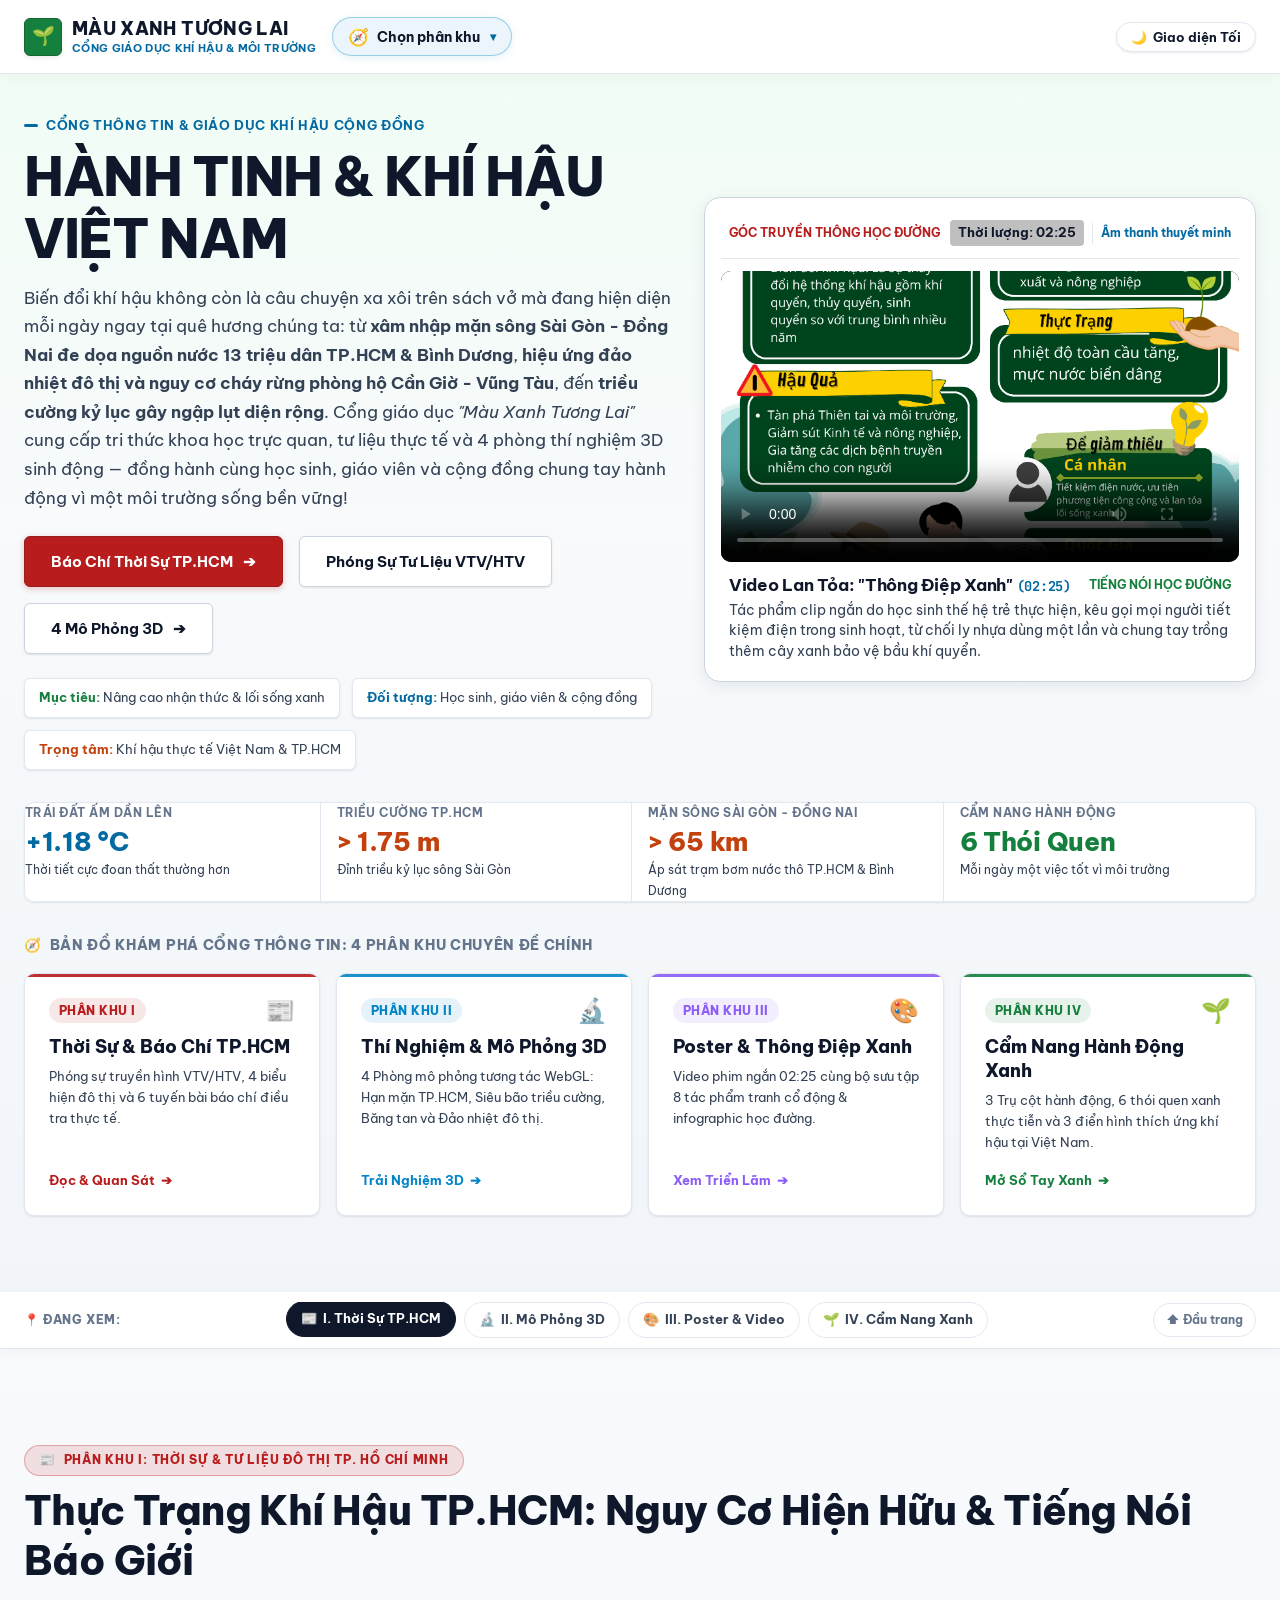
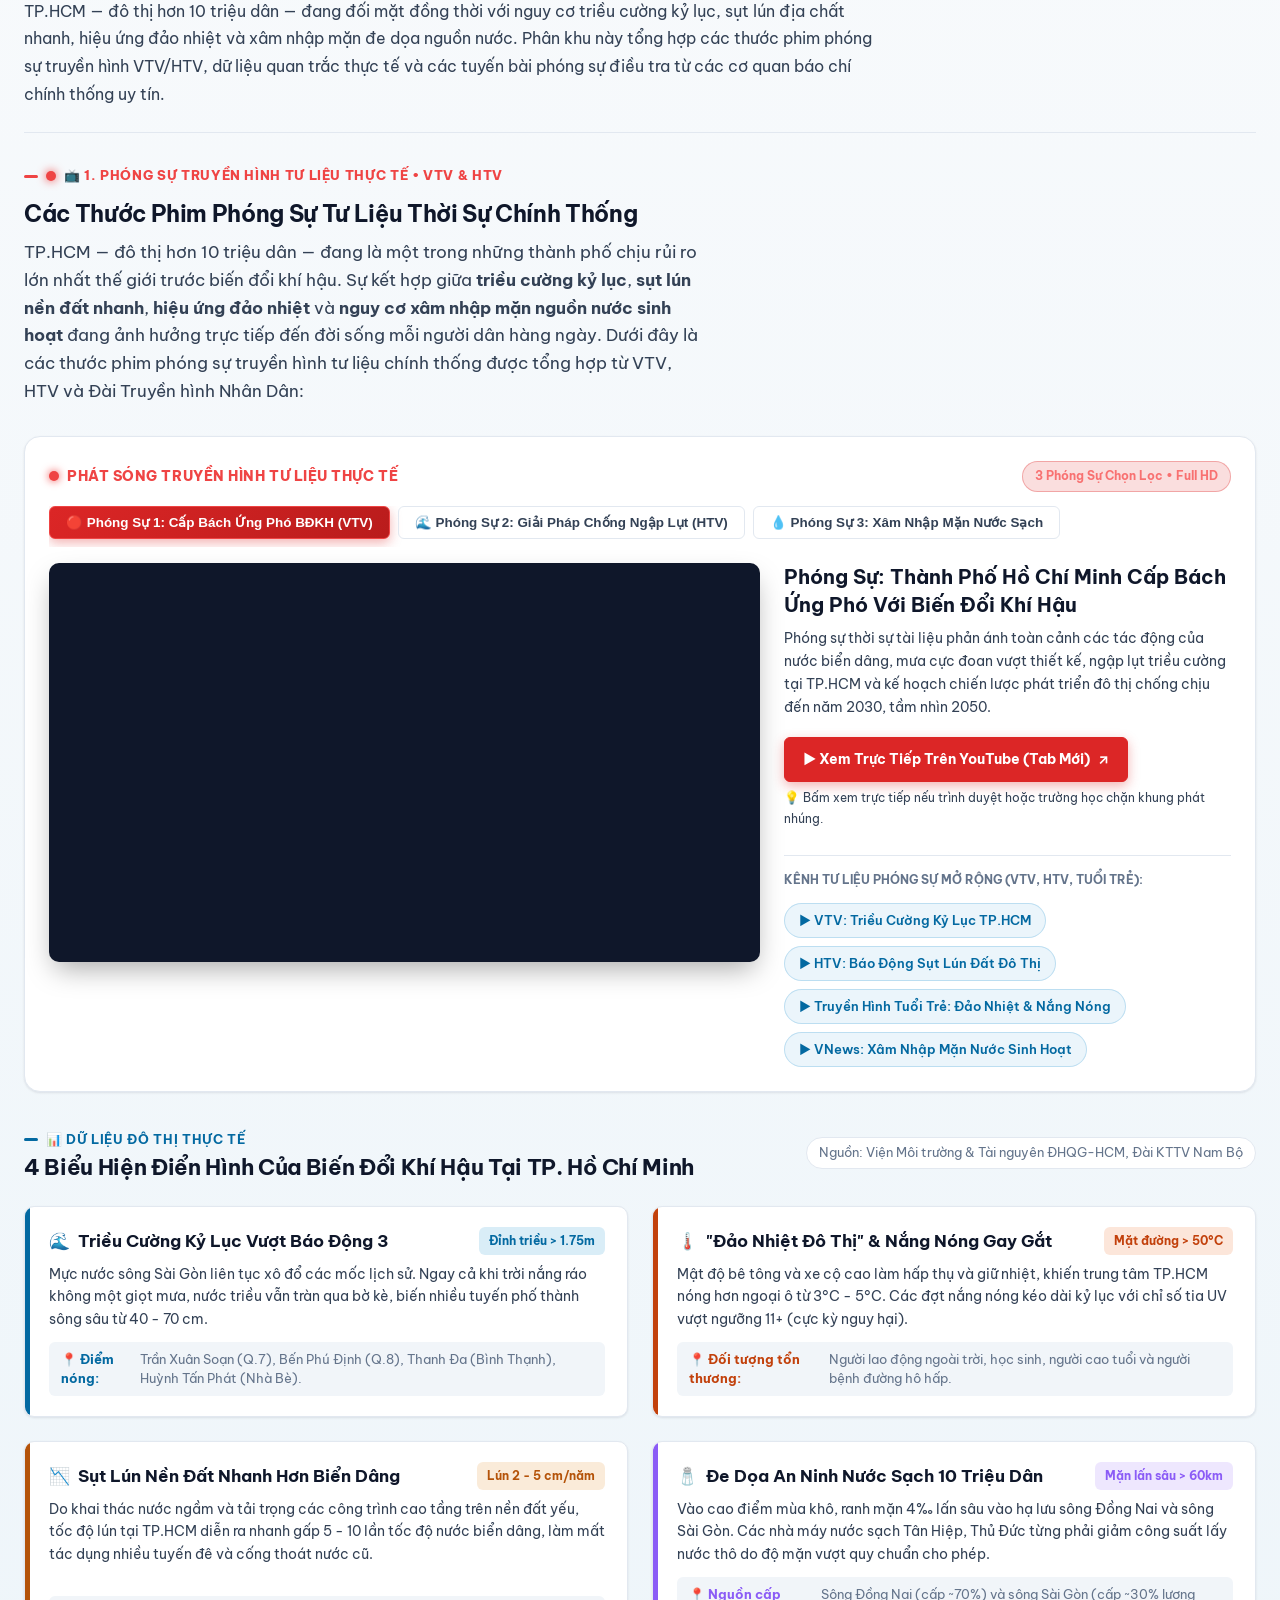
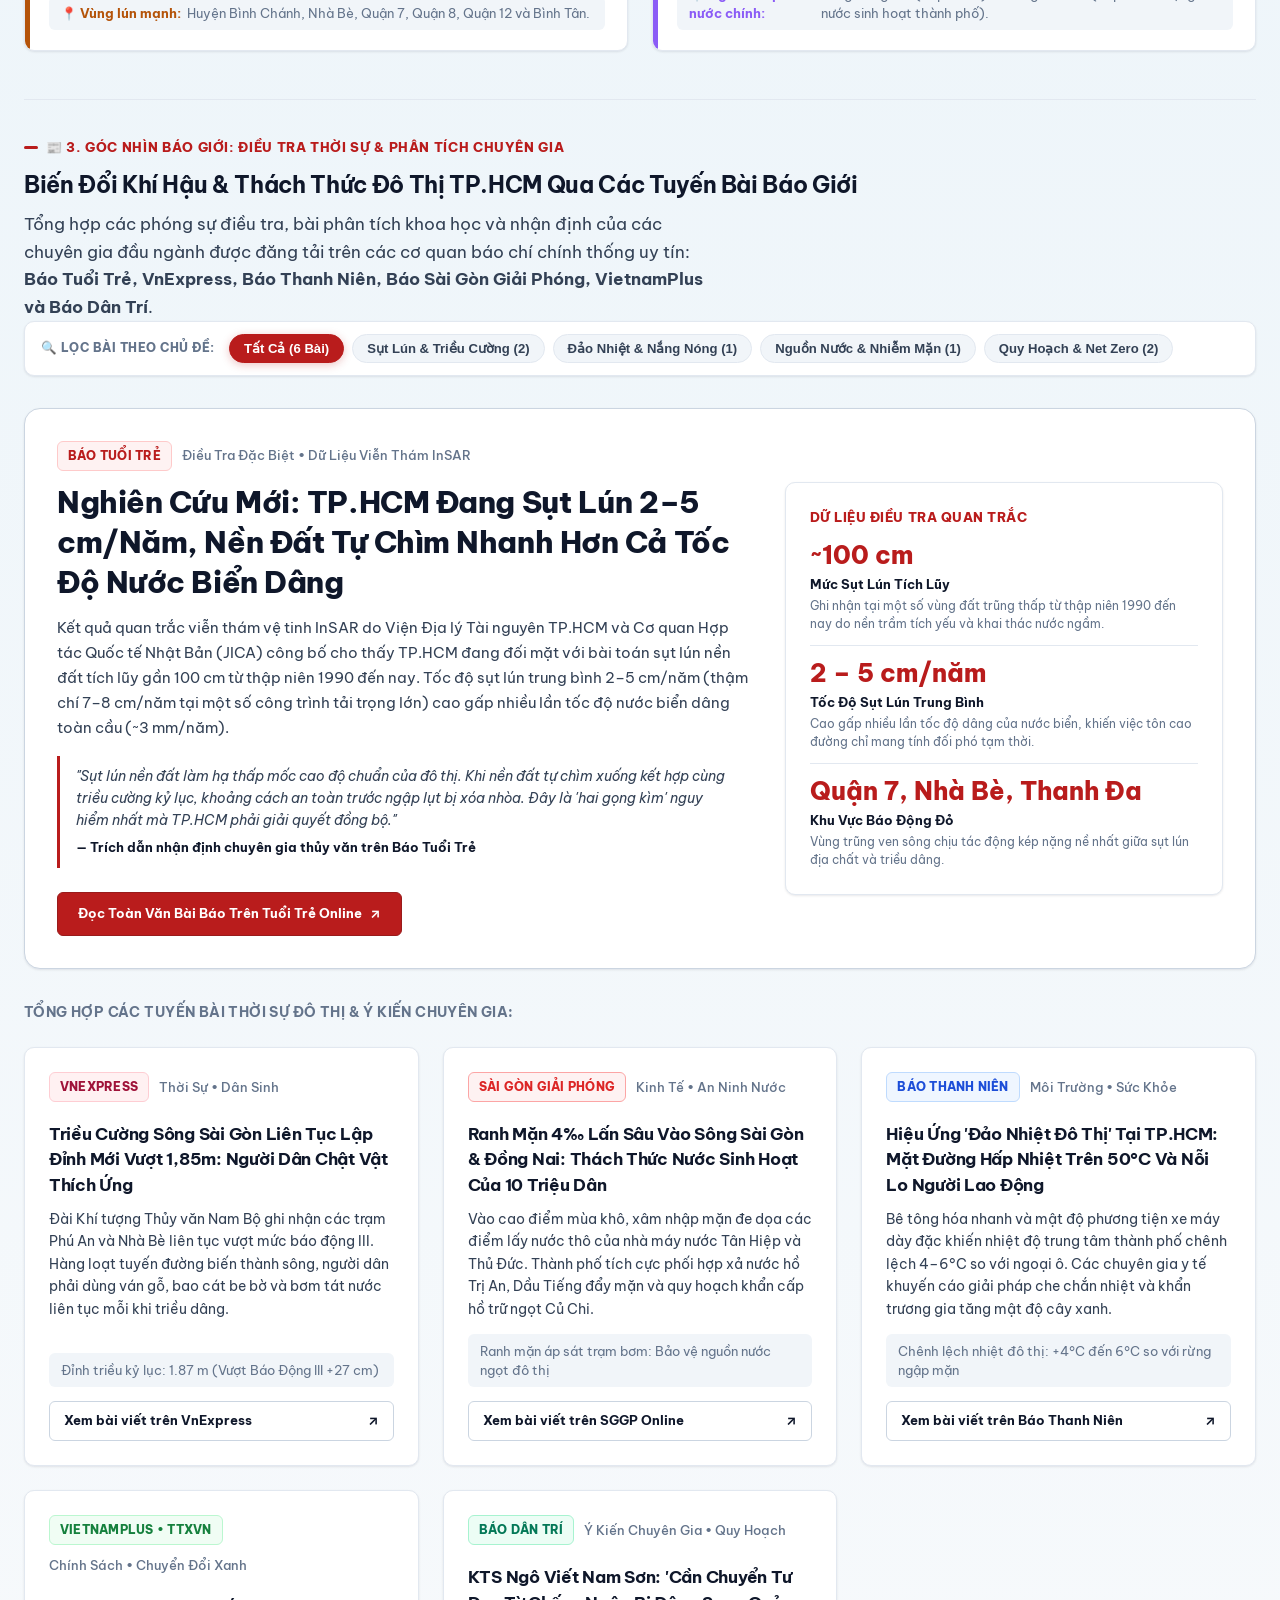
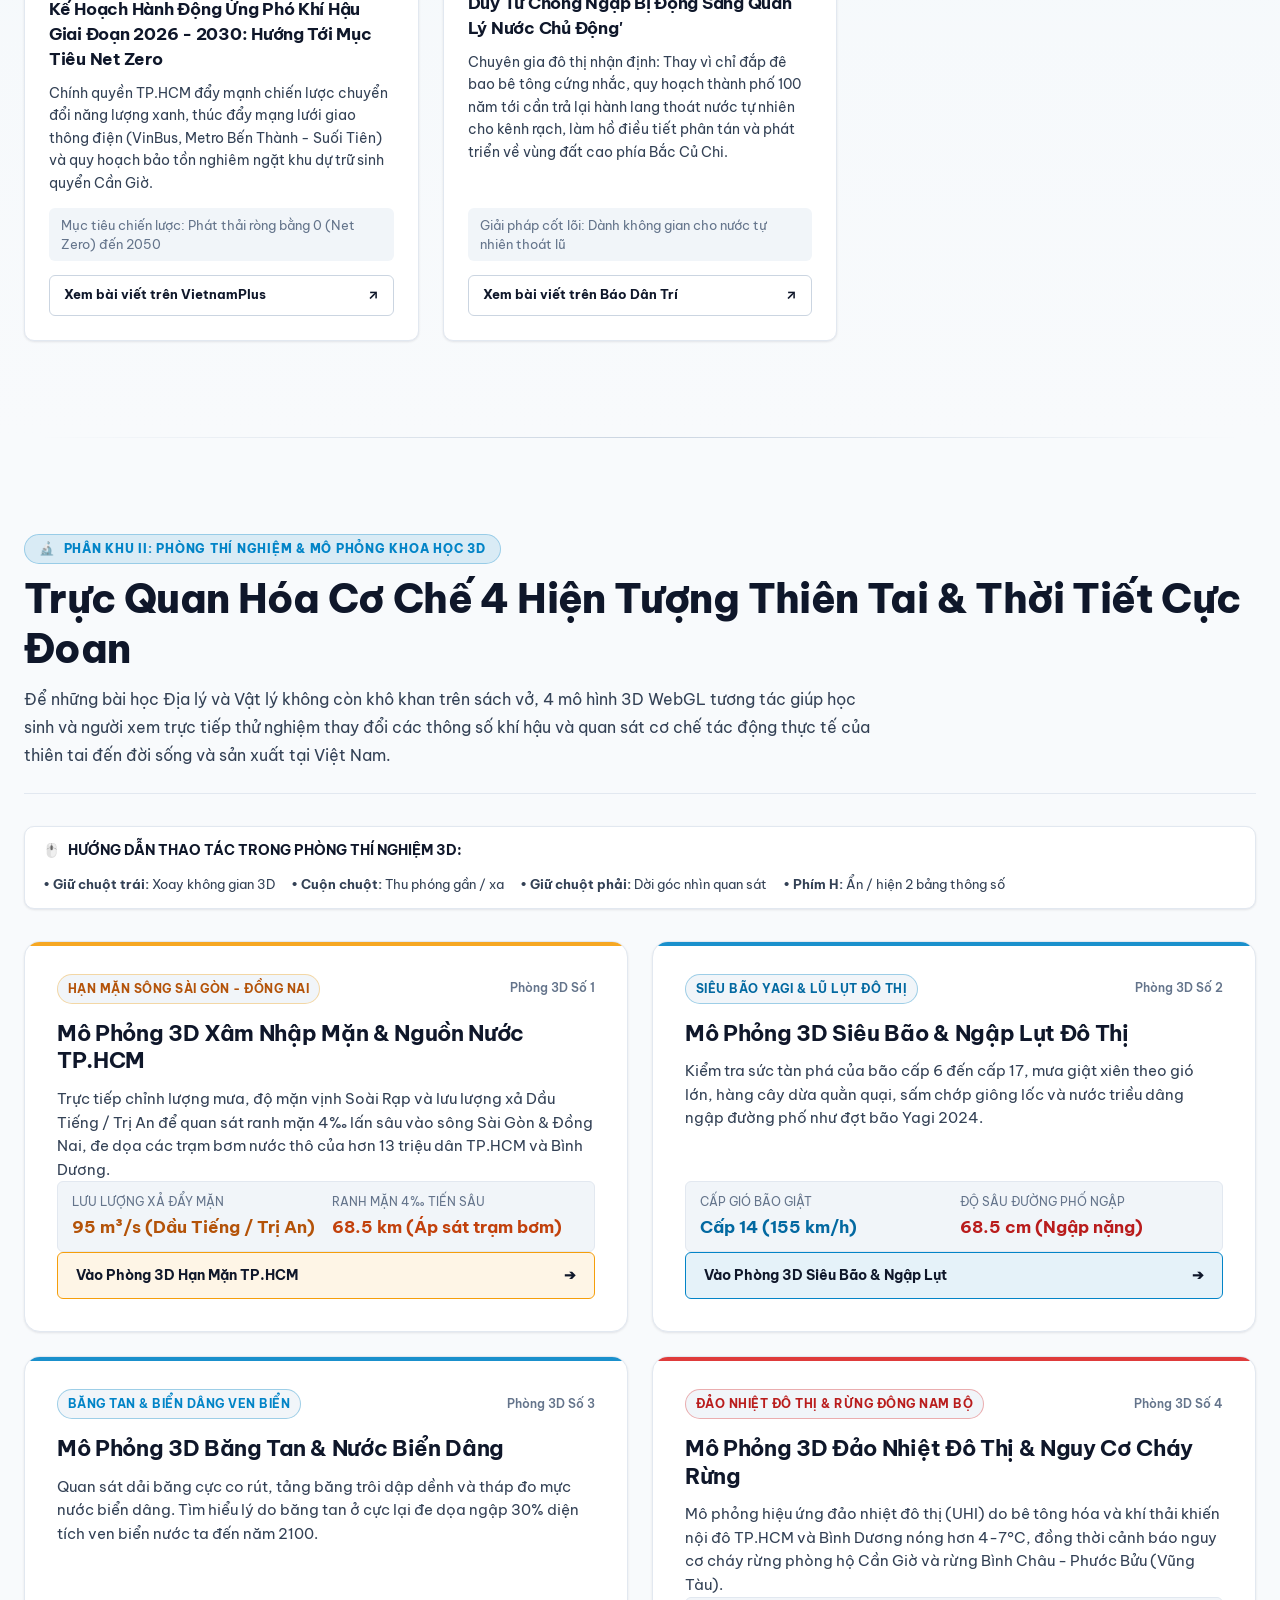
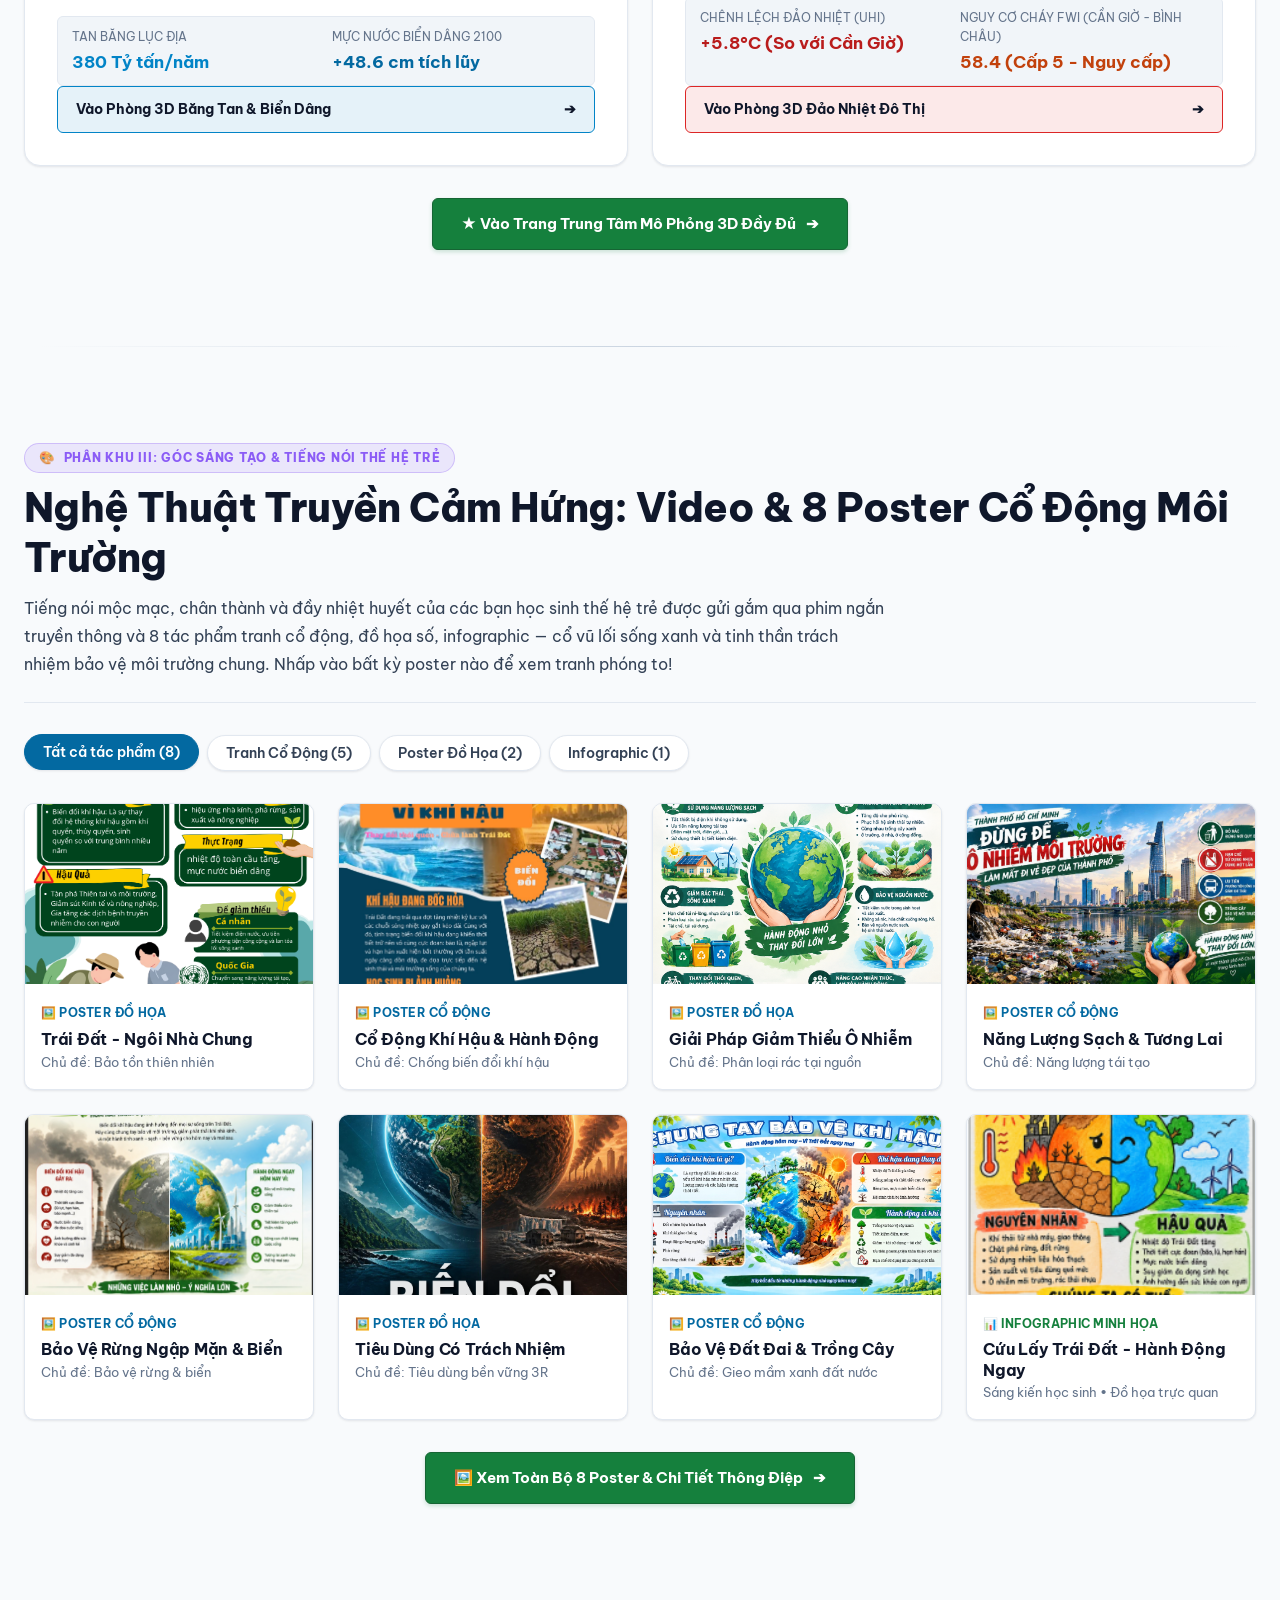
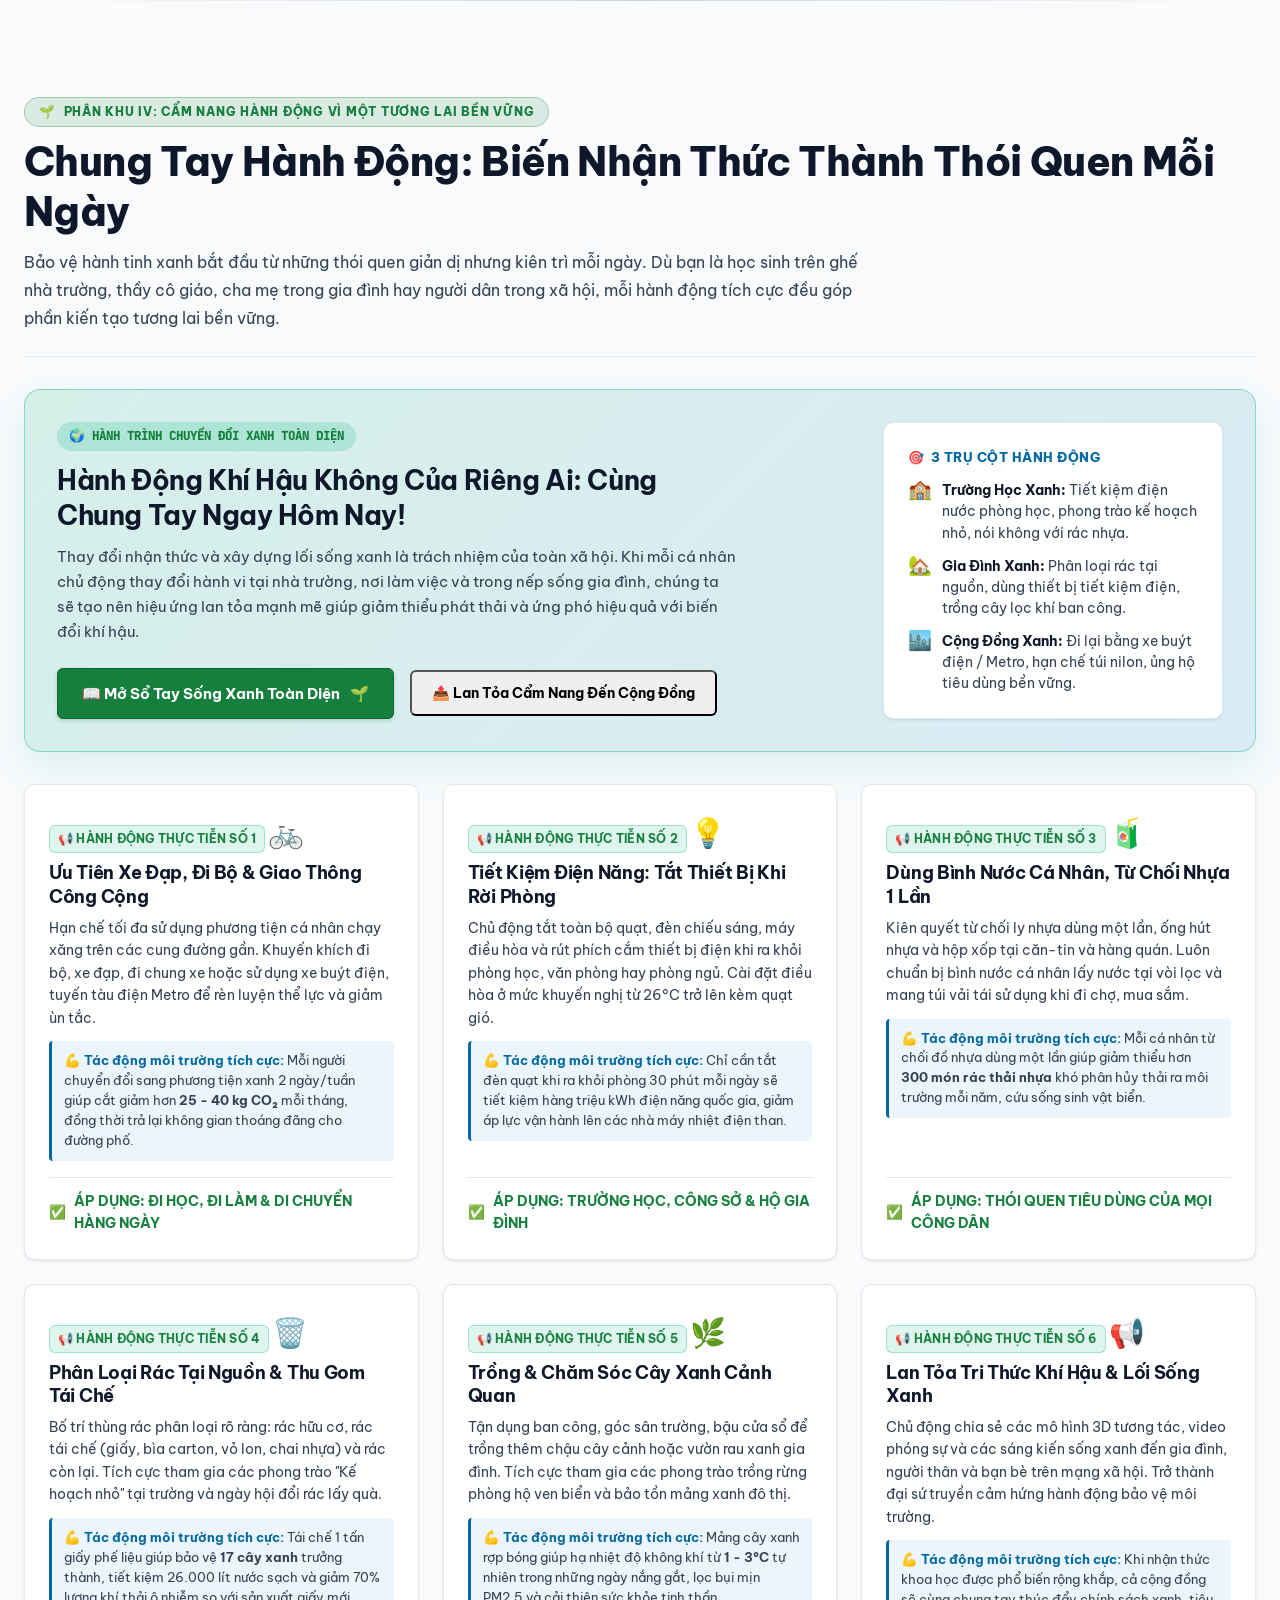
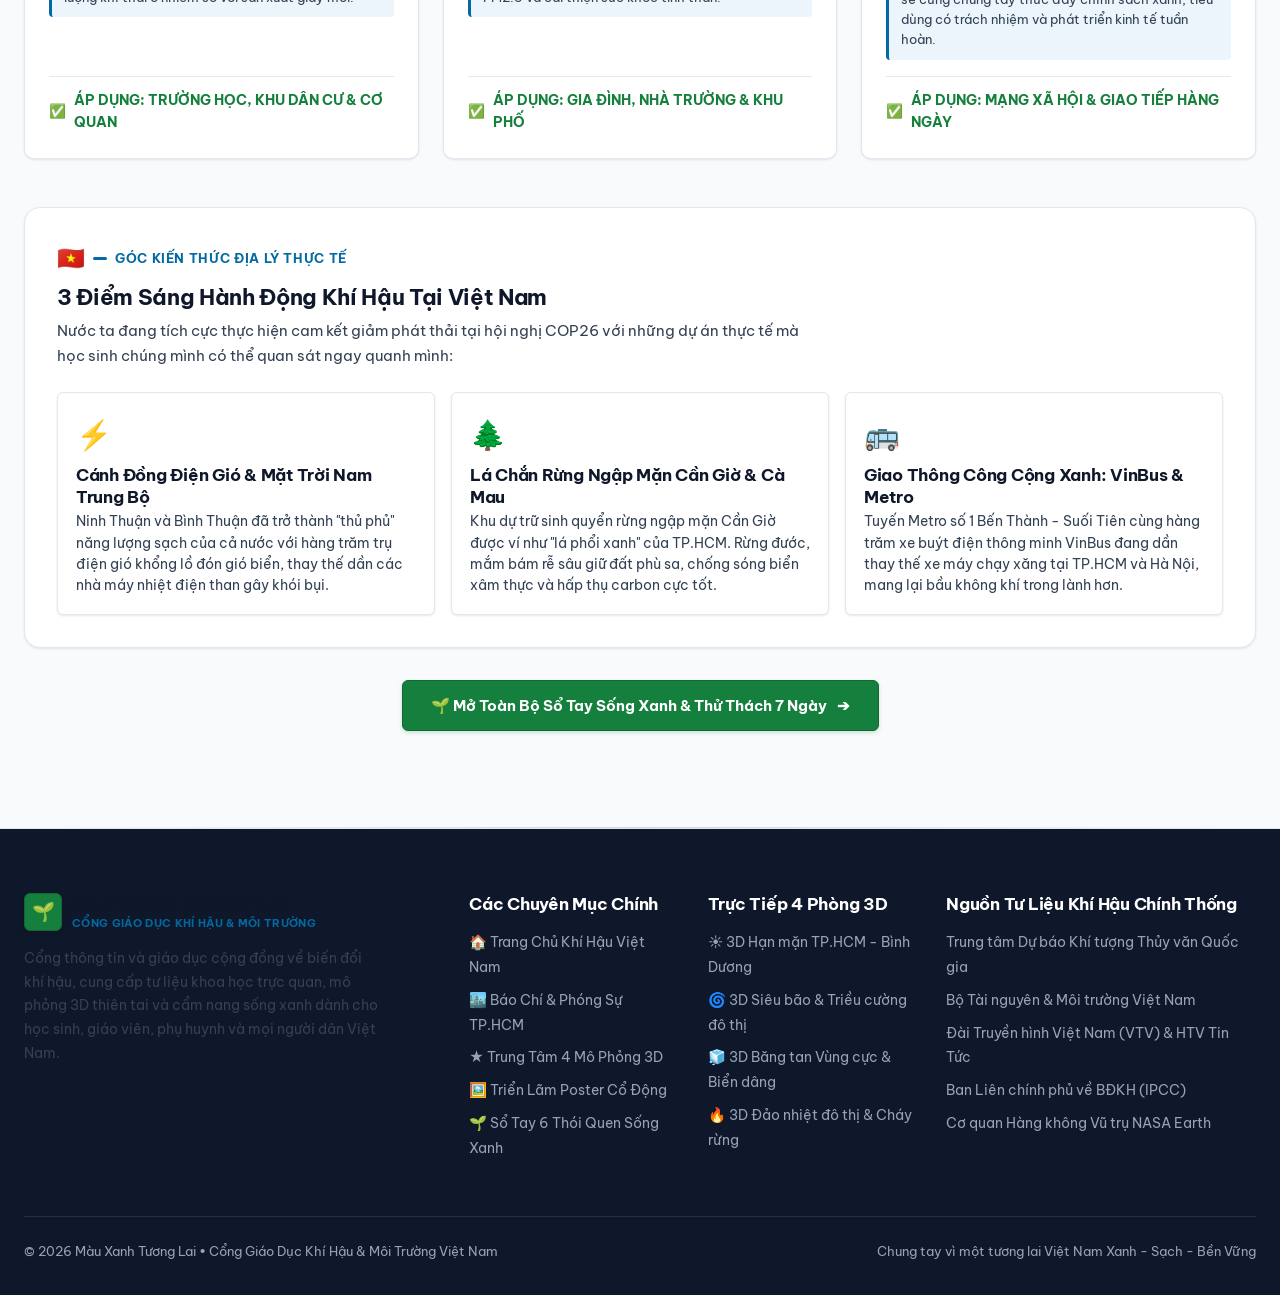
<file: index.html>
<!DOCTYPE html>
<html lang="vi">
<head>
  <meta charset="utf-8">
  <meta name="viewport" content="width=device-width, initial-scale=1, viewport-fit=cover">
  <title>Màu Xanh Tương Lai — Cổng Giáo Dục Khí Hậu & Môi Trường Việt Nam</title>
  <meta name="description" content="Cổng thông tin và giáo dục cộng đồng về biến đổi khí hậu tại Việt Nam. Tư liệu truyền hình thực tế TP.HCM, video học sinh 1 Phút Xanh, triển lãm poster cổ động và 4 phòng mô phỏng 3D trực quan.">
  
  <!-- CSS Design System -->
  <link rel="stylesheet" href="css/climateverse.css">

  <!-- Local / Vendor Three.js (Offline resilient) -->
  <script src="js/vendor/three.min.js"></script>
  <script src="js/vendor/OrbitControls.js"></script>
</head>
<body>

  <!-- ===================================================================
       1. THANH ĐIỀU HƯỚNG TRANG DỰ ÁN HỌC TẬP & CỘNG ĐỒNG
       =================================================================== -->
  <header class="hud-header" id="main-hud">
    <div class="container hud-nav-wrap">
      
      <!-- Left Cluster: Brand Logo + Quick Jump Dropdown Menu -->
      <div class="header-left-cluster">
        <a href="#hero" class="brand-logo" aria-label="Trang chủ Màu Xanh Tương Lai">
          <div class="brand-symbol">🌱</div>
          <div class="brand-text-wrap">
            <span class="brand-name">MÀU XANH TƯƠNG LAI</span>
            <span class="brand-tagline">Cổng Giáo Dục Khí Hậu & Môi Trường</span>
          </div>
        </a>

        <!-- Nút Dropdown Điều Hướng Phân Khu Ở Góc Trái -->
        <div class="nav-dropdown-wrapper" id="nav-dropdown-wrap">
          <button class="nav-dropdown-trigger" id="nav-dropdown-btn" aria-haspopup="true" aria-expanded="false" onclick="toggleNavDropdown(event)" title="Bấm để chọn và chuyển nhanh tới phân khu">
            <span class="dropdown-trigger-icon">🧭</span>
            <span class="dropdown-trigger-text">Chọn phân khu</span>
            <span class="dropdown-arrow-icon">▾</span>
          </button>
          
          <div class="nav-dropdown-menu" id="nav-dropdown-menu" role="menu">
            <div class="dropdown-menu-header">
              <span>ĐIỀU HƯỚNG NHANH CỔNG THÔNG TIN</span>
            </div>
            
            <a href="#hero" class="dropdown-menu-item" role="menuitem" onclick="onDropdownItemClick(event, '#hero')">
              <span class="item-icon">🏠</span>
              <div class="item-info">
                <span class="item-title">Trang Chủ & Video Lan Tỏa</span>
                <span class="item-sub">Thông điệp 02:25 & Giới thiệu tổng quan</span>
              </div>
            </a>

            <a href="#phan-khu-thoi-su" class="dropdown-menu-item" role="menuitem" onclick="onDropdownItemClick(event, '#phan-khu-thoi-su')">
              <span class="item-icon" style="background: rgba(185, 28, 28, 0.12); color: #b91c1c;">📰</span>
              <div class="item-info">
                <span class="item-title" style="color: #b91c1c;">Phân Khu I: Thời Sự & Tư Liệu TP.HCM</span>
                <span class="item-sub">Phóng sự VTV/HTV, 4 biểu hiện đô thị & báo chí</span>
              </div>
            </a>

            <a href="#phan-khu-mo-phong" class="dropdown-menu-item" role="menuitem" onclick="onDropdownItemClick(event, '#phan-khu-mo-phong')">
              <span class="item-icon" style="background: rgba(2, 132, 199, 0.12); color: #0284c7;">🔬</span>
              <div class="item-info">
                <span class="item-title" style="color: #0284c7;">Phân Khu II: Thí Nghiệm & Mô Phỏng 3D</span>
                <span class="item-sub">4 Phòng 3D WebGL tương tác trực tiếp</span>
              </div>
            </a>

            <a href="#phan-khu-hoc-sinh" class="dropdown-menu-item" role="menuitem" onclick="onDropdownItemClick(event, '#phan-khu-hoc-sinh')">
              <span class="item-icon" style="background: rgba(139, 92, 246, 0.12); color: #8b5cf6;">🎨</span>
              <div class="item-info">
                <span class="item-title" style="color: #8b5cf6;">Phân Khu III: Poster & Sáng Tạo Trẻ</span>
                <span class="item-sub">8 Tác phẩm tranh cổ động & Infographic</span>
              </div>
            </a>

            <a href="#phan-khu-giai-phap" class="dropdown-menu-item" role="menuitem" onclick="onDropdownItemClick(event, '#phan-khu-giai-phap')">
              <span class="item-icon" style="background: rgba(16, 185, 129, 0.12); color: #10b981;">🌱</span>
              <div class="item-info">
                <span class="item-title" style="color: #10b981;">Phân Khu IV: Cẩm Nang Sống Xanh</span>
                <span class="item-sub">6 Thói quen thực tiễn & Thử thách 7 ngày</span>
              </div>
            </a>

            <div class="dropdown-divider"></div>
            <div class="dropdown-menu-header">
              <span>CÁC TRANG CHUYÊN ĐỀ RIÊNG BIỆT</span>
            </div>

            <a href="pages/trung-tam-mo-phong.html" class="dropdown-menu-item" role="menuitem">
              <span class="item-icon">🏛️</span>
              <div class="item-info">
                <span class="item-title">Sảnh 4 Phòng Mô Phỏng 3D</span>
                <span class="item-sub">Hạn mặn • Siêu bão • Băng tan • Đảo nhiệt</span>
              </div>
              <span class="item-arrow">➔</span>
            </a>

            <a href="pages/trien-lam-poster.html" class="dropdown-menu-item" role="menuitem">
              <span class="item-icon">🖼️</span>
              <div class="item-info">
                <span class="item-title">Triển Lãm Poster Học Đường</span>
                <span class="item-sub">Xem tranh khổ lớn & bộ lọc chủ đề</span>
              </div>
              <span class="item-arrow">➔</span>
            </a>

            <a href="pages/so-tay-song-xanh.html" class="dropdown-menu-item" role="menuitem">
              <span class="item-icon">📖</span>
              <div class="item-info">
                <span class="item-title">Sổ Tay 6 Thói Quen Sống Xanh</span>
                <span class="item-sub">Cẩm nang hành động vì môi trường</span>
              </div>
              <span class="item-arrow">➔</span>
            </a>
          </div>
        </div>
      </div>

      <!-- Theme Toggle -->
      <div style="display: flex; align-items: center; gap: var(--sp-3);">
        <button id="theme-toggle-btn" class="theme-toggle-btn" aria-label="Đổi giao diện Sáng / Tối" title="Chuyển chế độ Sáng / Tối">
          <span id="theme-icon">🌙</span>
          <span id="theme-text">Giao diện Tối</span>
        </button>
      </div>

    </div>
  </header>

  <!-- ===================================================================
       2. HERO SECTION — THÔNG ĐIỆP KHÍ HẬU & TIẾNG NÓI THẾ HỆ TRẺ
       =================================================================== -->
  <section class="hero-stage" id="hero">
    <div class="container hero-overlay">
      <div class="hero-split-grid">
        
        <!-- Left Column: Story, Inspiring Message & Quick Links -->
        <div class="hero-content-box">
          <div class="section-eyebrow" style="margin-bottom: 10px;">CỔNG THÔNG TIN & GIÁO DỤC KHÍ HẬU CỘNG ĐỒNG</div>
          <h1 class="hero-title" style="font-size: clamp(2.2rem, 4.2vw, 3.4rem); margin-bottom: 14px;">
            HÀNH TINH & KHÍ HẬU VIỆT NAM
          </h1>
          <p class="hero-desc" style="font-size: 1.05rem; line-height: 1.7; margin-bottom: var(--sp-6);">
            Biến đổi khí hậu không còn là câu chuyện xa xôi trên sách vở mà đang hiện diện mỗi ngày ngay tại quê hương chúng ta: từ <strong>xâm nhập mặn sông Sài Gòn - Đồng Nai đe dọa nguồn nước 13 triệu dân TP.HCM & Bình Dương</strong>, <strong>hiệu ứng đảo nhiệt đô thị và nguy cơ cháy rừng phòng hộ Cần Giờ - Vũng Tàu</strong>, đến <strong>triều cường kỷ lục gây ngập lụt diện rộng</strong>. Cổng giáo dục <em>"Màu Xanh Tương Lai"</em> cung cấp tri thức khoa học trực quan, tư liệu thực tế và 4 phòng thí nghiệm 3D sinh động — đồng hành cùng học sinh, giáo viên và cộng đồng chung tay hành động vì một môi trường sống bền vững!
          </p>

          <div class="hero-cta-group" style="margin-bottom: var(--sp-6);">
            <a href="#bao-chi-tphcm" class="btn-climate btn-primary" style="background: #b91c1c; border-color: #991b1b; box-shadow: 0 2px 6px rgba(185, 28, 28, 0.25);">
              <span>Báo Chí Thời Sự TP.HCM</span>
              <span>➔</span>
            </a>
            <a href="#phong-su-tu-lieu" class="btn-climate btn-ghost">
              <span>Phóng Sự Tư Liệu VTV/HTV</span>
            </a>
            <a href="pages/trung-tam-mo-phong.html" class="btn-climate btn-ghost">
              <span>4 Mô Phỏng 3D</span>
              <span>➔</span>
            </a>
          </div>

          <!-- Quick Highlights Row -->
          <div style="display: flex; gap: var(--sp-3); flex-wrap: wrap;">
            <div style="background: var(--space-surface); border: 1px solid var(--space-border); padding: 8px 14px; border-radius: var(--radius-sm); box-shadow: var(--card-shadow); font-size: 0.82rem;">
              <span style="color: var(--data-vegetation); font-weight: 700;">Mục tiêu:</span> Nâng cao nhận thức & lối sống xanh
            </div>
            <div style="background: var(--space-surface); border: 1px solid var(--space-border); padding: 8px 14px; border-radius: var(--radius-sm); box-shadow: var(--card-shadow); font-size: 0.82rem;">
              <span style="color: var(--cyan-glacier); font-weight: 700;">Đối tượng:</span> Học sinh, giáo viên & cộng đồng
            </div>
            <div style="background: var(--space-surface); border: 1px solid var(--space-border); padding: 8px 14px; border-radius: var(--radius-sm); box-shadow: var(--card-shadow); font-size: 0.82rem;">
              <span style="color: var(--data-heat); font-weight: 700;">Trọng tâm:</span> Khí hậu thực tế Việt Nam & TP.HCM
            </div>
          </div>
        </div>

        <!-- Right Column: Video Player Showcase Card -->
        <div class="hero-video-showcase-box">
          <div class="hero-video-header-bar">
            <div class="hero-video-tag" style="color: #b91c1c;">
              <span>GÓC TRUYỀN THÔNG HỌC ĐƯỜNG</span>
            </div>
            <div style="color: var(--text-dim); display: flex; align-items: center; gap: 8px;">
              <span id="hero-video-duration" style="font-family: var(--font-body); font-size: 0.82rem; font-weight: 700; color: var(--text-white); background: rgba(0,0,0,0.25); padding: 2px 8px; border-radius: 4px;">Thời lượng: 02:25</span>
              <span style="border-left: 1px solid var(--space-border); padding-left: 8px; color: var(--cyan-glacier); font-weight: 700;">Âm thanh thuyết minh</span>
            </div>
          </div>

          <div class="hero-video-player-wrap">
            <video id="hero-main-video" class="hero-video-element" controls preload="metadata" poster="assets/images/poster-moi-truong-chung.png">
              <source src="assets/videos/video-nhom-03.mp4" type="video/mp4">
              Trình duyệt của bạn không hỗ trợ thẻ phát video HTML5.
            </video>
          </div>

          <div class="hero-video-caption-bar">
            <div style="display: flex; justify-content: space-between; align-items: center; margin-bottom: 4px;">
              <h3 style="font-size: 1.05rem; margin: 0; color: var(--text-white);">Video Lan Tỏa: "Thông Điệp Xanh" <span style="font-size: 0.85rem; color: var(--cyan-glacier); font-weight: 700; font-family: var(--font-mono);">(02:25)</span></h3>
              <span style="font-size: 0.78rem; color: var(--data-vegetation); font-weight: 700;">TIẾNG NÓI HỌC ĐƯỜNG</span>
            </div>
            <p style="font-size: 0.85rem; color: var(--text-muted); margin: 0; line-height: 1.5;">
              Tác phẩm clip ngắn do học sinh thế hệ trẻ thực hiện, kêu gọi mọi người tiết kiệm điện trong sinh hoạt, từ chối ly nhựa dùng một lần và chung tay trồng thêm cây xanh bảo vệ bầu khí quyển.
            </p>
          </div>
        </div>

      </div>

      <!-- Hero 4 Quick Metrics Bar -->
      <div class="hero-metrics-bar" style="margin-top: var(--sp-8);">
        <div class="metric-col">
          <div class="metric-label">Trái Đất ấm dần lên</div>
          <div class="metric-val mono-num">+1.18 °C</div>
          <div class="metric-sub">Thời tiết cực đoan thất thường hơn</div>
        </div>
        <div class="metric-col">
          <div class="metric-label">Triều cường TP.HCM</div>
          <div class="metric-val mono-num" style="color: var(--data-heat);">> 1.75 m</div>
          <div class="metric-sub">Đỉnh triều kỷ lục sông Sài Gòn</div>
        </div>
        <div class="metric-col">
          <div class="metric-label">Mặn sông Sài Gòn - Đồng Nai</div>
          <div class="metric-val mono-num" style="color: var(--data-heat);">> 65 km</div>
          <div class="metric-sub">Áp sát trạm bơm nước thô TP.HCM & Bình Dương</div>
        </div>
        <div class="metric-col">
          <div class="metric-label">Cẩm nang hành động</div>
          <div class="metric-val mono-num" style="color: var(--data-vegetation);">6 Thói Quen</div>
          <div class="metric-sub">Mỗi ngày một việc tốt vì môi trường</div>
        </div>
      </div>

      <!-- BỐN PHÂN KHU NỘI DUNG — MỤC LỤC ĐIỀU HƯỚNG NHANH CHO NGƯỜI XEM -->
      <div class="roadmap-portal-section">
        <div class="roadmap-portal-title">
          <span>🧭</span>
          <span>BẢN ĐỒ KHÁM PHÁ CỔNG THÔNG TIN: 4 PHÂN KHU CHUYÊN ĐỀ CHÍNH</span>
        </div>
        
        <div class="roadmap-portal-grid">
          
          <!-- Phân khu 1 -->
          <a href="#phan-khu-thoi-su" class="roadmap-card" style="--card-accent: #b91c1c; --part-bg: rgba(185, 28, 28, 0.1); --part-color: #b91c1c;">
            <div class="roadmap-card-header">
              <span class="roadmap-part-pill">PHÂN KHU I</span>
              <span class="roadmap-card-icon">📰</span>
            </div>
            <div class="roadmap-card-title">Thời Sự & Báo Chí TP.HCM</div>
            <div class="roadmap-card-desc">
              Phóng sự truyền hình VTV/HTV, 4 biểu hiện đô thị và 6 tuyến bài báo chí điều tra thực tế.
            </div>
            <div class="roadmap-card-cta">
              <span>Đọc & Quan Sát</span>
              <span>➔</span>
            </div>
          </a>

          <!-- Phân khu 2 -->
          <a href="#phan-khu-mo-phong" class="roadmap-card" style="--card-accent: #0284c7; --part-bg: rgba(2, 132, 199, 0.1); --part-color: #0284c7;">
            <div class="roadmap-card-header">
              <span class="roadmap-part-pill">PHÂN KHU II</span>
              <span class="roadmap-card-icon">🔬</span>
            </div>
            <div class="roadmap-card-title">Thí Nghiệm & Mô Phỏng 3D</div>
            <div class="roadmap-card-desc">
              4 Phòng mô phỏng tương tác WebGL: Hạn mặn TP.HCM, Siêu bão triều cường, Băng tan và Đảo nhiệt đô thị.
            </div>
            <div class="roadmap-card-cta">
              <span>Trải Nghiệm 3D</span>
              <span>➔</span>
            </div>
          </a>

          <!-- Phân khu 3 -->
          <a href="#phan-khu-hoc-sinh" class="roadmap-card" style="--card-accent: #8b5cf6; --part-bg: rgba(139, 92, 246, 0.1); --part-color: #8b5cf6;">
            <div class="roadmap-card-header">
              <span class="roadmap-part-pill">PHÂN KHU III</span>
              <span class="roadmap-card-icon">🎨</span>
            </div>
            <div class="roadmap-card-title">Poster & Thông Điệp Xanh</div>
            <div class="roadmap-card-desc">
              Video phim ngắn 02:25 cùng bộ sưu tập 8 tác phẩm tranh cổ động & infographic học đường.
            </div>
            <div class="roadmap-card-cta">
              <span>Xem Triển Lãm</span>
              <span>➔</span>
            </div>
          </a>

          <!-- Phân khu 4 -->
          <a href="#phan-khu-giai-phap" class="roadmap-card" style="--card-accent: #15803d; --part-bg: rgba(21, 128, 61, 0.1); --part-color: #15803d;">
            <div class="roadmap-card-header">
              <span class="roadmap-part-pill">PHÂN KHU IV</span>
              <span class="roadmap-card-icon">🌱</span>
            </div>
            <div class="roadmap-card-title">Cẩm Nang Hành Động Xanh</div>
            <div class="roadmap-card-desc">
              3 Trụ cột hành động, 6 thói quen xanh thực tiễn và 3 điển hình thích ứng khí hậu tại Việt Nam.
            </div>
            <div class="roadmap-card-cta">
              <span>Mở Sổ Tay Xanh</span>
              <span>➔</span>
            </div>
          </a>

        </div>
      </div>

    </div>
  </section>

  <!-- ===================================================================
       THANH MỤC LỤC ĐIỀU HƯỚNG DÍNH (STICKY SUB-NAVIGATION BAR)
       =================================================================== -->
  <nav class="sticky-toc-bar" id="sticky-toc" aria-label="Mục lục phân khu">
    <div class="container sticky-toc-wrap">
      <div class="sticky-toc-label">
        <span>📍 Đang xem:</span>
      </div>
      <ul class="sticky-toc-nav">
        <li><a href="#phan-khu-thoi-su" class="sticky-toc-link active" id="toc-link-1"><span>📰</span> I. Thời Sự TP.HCM</a></li>
        <li><a href="#phan-khu-mo-phong" class="sticky-toc-link" id="toc-link-2"><span>🔬</span> II. Mô Phỏng 3D</a></li>
        <li><a href="#phan-khu-hoc-sinh" class="sticky-toc-link" id="toc-link-3"><span>🎨</span> III. Poster & Video</a></li>
        <li><a href="#phan-khu-giai-phap" class="sticky-toc-link" id="toc-link-4"><span>🌱</span> IV. Cẩm Nang Xanh</a></li>
      </ul>
      <a href="#hero" class="sticky-toc-top-btn" title="Cuộn về đầu trang">
        <span>⬆ Đầu trang</span>
      </a>
    </div>
  </nav>

  <!-- ===================================================================
       PHÂN KHU I: THỜI SỰ & TƯ LIỆU ĐÔ THỊ TP. HỒ CHÍ MINH
       =================================================================== -->
  <section class="section hcm-climate-section" id="phan-khu-thoi-su" style="position: relative;">
    <a id="phong-su-tu-lieu" style="position: absolute; top: -80px;"></a>
    <a id="tieu-diem-tphcm" style="position: absolute; top: -80px;"></a>
    <div class="container">
      
      <!-- Khung Giới Thiệu Phân Khu I -->
      <div class="chapter-header-box">
        <div class="chapter-badge-wrap" style="--badge-bg: rgba(185, 28, 28, 0.12); --badge-color: #b91c1c; --badge-border: rgba(185, 28, 28, 0.3);">
          <span>📰</span>
          <span>PHÂN KHU I: THỜI SỰ & TƯ LIỆU ĐÔ THỊ TP. HỒ CHÍ MINH</span>
        </div>
        <h2 class="chapter-title">Thực Trạng Khí Hậu TP.HCM: Nguy Cơ Hiện Hữu & Tiếng Nói Báo Giới</h2>
        <p class="chapter-lead">
          TP.HCM — đô thị hơn 10 triệu dân — đang đối mặt đồng thời với nguy cơ triều cường kỷ lục, sụt lún địa chất nhanh, hiệu ứng đảo nhiệt và xâm nhập mặn đe dọa nguồn nước. Phân khu này tổng hợp các thước phim phóng sự truyền hình VTV/HTV, dữ liệu quan trắc thực tế và các tuyến bài phóng sự điều tra từ các cơ quan báo chí chính thống uy tín.
        </p>
      </div>

      <!-- TIỂU MỤC 1: PHÓNG SỰ TRUYỀN HÌNH TƯ LIỆU -->
      <div class="section-eyebrow" style="color: #ef4444; font-weight: 800; display: flex; align-items: center; gap: 8px;">
        <span style="display: inline-block; width: 10px; height: 10px; border-radius: 50%; background: #ef4444; box-shadow: 0 0 10px #ef4444;"></span>
        <span>📺 1. PHÓNG SỰ TRUYỀN HÌNH TƯ LIỆU THỰC TẾ • VTV & HTV</span>
      </div>
      <h3 style="font-size: 1.45rem; margin-bottom: 10px; color: var(--text-white);">Các Thước Phim Phóng Sự Tư Liệu Thời Sự Chính Thống</h3>
      <p class="section-desc">
        TP.HCM — đô thị hơn 10 triệu dân — đang là một trong những thành phố chịu rủi ro lớn nhất thế giới trước biến đổi khí hậu. Sự kết hợp giữa <strong>triều cường kỷ lục</strong>, <strong>sụt lún nền đất nhanh</strong>, <strong>hiệu ứng đảo nhiệt</strong> và <strong>nguy cơ xâm nhập mặn nguồn nước sinh hoạt</strong> đang ảnh hưởng trực tiếp đến đời sống mỗi người dân hàng ngày. Dưới đây là các thước phim phóng sự truyền hình tư liệu chính thống được tổng hợp từ VTV, HTV và Đài Truyền hình Nhân Dân:
      </p>

      <!-- 1. KHUNG PHÓNG SỰ ĐIỆN ẢNH (CINEMA DOCUMENTARY STAGE) -->
      <div class="hcm-cinema-card">
        <div style="display: flex; justify-content: space-between; align-items: center; margin-bottom: 14px; flex-wrap: wrap; gap: 8px;">
          <div style="display: flex; align-items: center; gap: 8px;">
            <span style="display: inline-block; width: 10px; height: 10px; border-radius: 50%; background: #ef4444; box-shadow: 0 0 8px #ef4444;"></span>
            <span style="font-size: 0.85rem; font-weight: 800; color: #ef4444; text-transform: uppercase; letter-spacing: 0.04em;">PHÁT SÓNG TRUYỀN HÌNH TƯ LIỆU THỰC TẾ</span>
          </div>
          <span style="font-size: 0.76rem; background: rgba(220, 38, 38, 0.15); color: #f87171; padding: 4px 12px; border-radius: var(--radius-full); font-weight: 700; border: 1px solid rgba(220, 38, 38, 0.3);">3 Phóng Sự Chọn Lọc • Full HD</span>
        </div>

        <!-- Playlist Tabs -->
        <div class="hcm-playlist-bar">
          <button class="hcm-playlist-btn active" id="btn-video-0" onclick="selectHcmVideo(0)">
            <span>🔴 Phóng Sự 1: Cấp Bách Ứng Phó BĐKH (VTV)</span>
          </button>
          <button class="hcm-playlist-btn" id="btn-video-1" onclick="selectHcmVideo(1)">
            <span>🌊 Phóng Sự 2: Giải Pháp Chống Ngập Lụt (HTV)</span>
          </button>
          <button class="hcm-playlist-btn" id="btn-video-2" onclick="selectHcmVideo(2)">
            <span>💧 Phóng Sự 3: Xâm Nhập Mặn Nước Sạch</span>
          </button>
        </div>

        <div class="hcm-cinema-split">
          <!-- Left: YouTube Embed Video Player -->
          <div class="hcm-video-embed-container">
            <iframe 
              id="hcm-main-iframe"
              src="https://www.youtube.com/embed/_oDFXuqcikQ?rel=0&modestbranding=1" 
              title="Phóng sự: Biến đổi khí hậu tại TP.HCM" 
              allow="accelerometer; autoplay; clipboard-write; encrypted-media; gyroscope; picture-in-picture; web-share" 
              allowfullscreen>
            </iframe>
          </div>

          <!-- Right: Video Meta & Actions -->
          <div class="hcm-video-meta">
            <div class="hcm-video-title" id="hcm-video-title">Phóng Sự: Thành Phố Hồ Chí Minh Cấp Bách Ứng Phó Với Biến Đổi Khí Hậu</div>
            <div class="hcm-video-desc" id="hcm-video-desc">
              Phóng sự thời sự tài liệu phản ánh toàn cảnh các tác động của nước biển dâng, mưa cực đoan vượt thiết kế, ngập lụt triều cường tại TP.HCM và kế hoạch chiến lược phát triển đô thị chống chịu đến năm 2030, tầm nhìn 2050.
            </div>

            <!-- Direct YouTube Watch Button -->
            <div style="margin-top: 4px; margin-bottom: 12px;">
              <a id="hcm-direct-yt-btn" href="https://www.youtube.com/watch?v=_oDFXuqcikQ" target="_blank" rel="noopener" class="btn-climate btn-primary" style="background: #dc2626; border-color: #dc2626; padding: 10px 18px; font-size: 0.88rem; box-shadow: 0 4px 12px rgba(220, 38, 38, 0.35); display: inline-flex; align-items: center; gap: 8px;">
                <span>▶ Xem Trực Tiếp Trên YouTube (Tab Mới)</span>
                <span>↗</span>
              </a>
              <div style="font-size: 0.78rem; color: var(--text-muted); margin-top: 6px;">
                💡 Bấm xem trực tiếp nếu trình duyệt hoặc trường học chặn khung phát nhúng.
              </div>
            </div>

            <!-- Link YouTube tư liệu chính thống -->
            <div class="hcm-video-links-bar">
              <span style="font-size: 0.78rem; font-weight: 700; color: var(--text-dim); width: 100%; margin-bottom: 4px;">KÊNH TƯ LIỆU PHÓNG SỰ MỞ RỘNG (VTV, HTV, TUỔI TRẺ):</span>
              <a href="https://www.youtube.com/results?search_query=tri%E1%BB%81u+c%C6%B0%E1%BB%9Dng+k%E1%BB%B7+l%E1%BB%A5c+tphcm+vtv" target="_blank" rel="noopener" class="hcm-link-chip">
                <span>▶ VTV: Triều Cường Kỷ Lục TP.HCM</span>
              </a>
              <a href="https://www.youtube.com/results?search_query=s%E1%BB%A5t+l%C3%BAn+n%E1%BB%81n+%C4%91%E1%BA%A5t+tphcm+bi%E1%BA%BFn+%C4%91%E1%BB%95i+kh%C3%AD+h%E1%BA%ADu" target="_blank" rel="noopener" class="hcm-link-chip">
                <span>▶ HTV: Báo Động Sụt Lún Đất Đô Thị</span>
              </a>
              <a href="https://www.youtube.com/results?search_query=%C4%91%E1%BA%A3o+nhi%E1%BB%87t+%C4%91%C3%B4+th%E1%BB%8B+tphcm+n%E1%BA%AFng+n%C3%B3ng" target="_blank" rel="noopener" class="hcm-link-chip">
                <span>▶ Truyền Hình Tuổi Trẻ: Đảo Nhiệt & Nắng Nóng</span>
              </a>
              <a href="https://www.youtube.com/results?search_query=x%C3%A2m+nh%E1%BA%ADp+m%E1%BA%B7n+s%C3%B4ng+s%C3%A0i+g%C3%B2n+%C4%91%E1%BB%93ng+nai" target="_blank" rel="noopener" class="hcm-link-chip">
                <span>▶ VNews: Xâm Nhập Mặn Nước Sinh Hoạt</span>
              </a>
            </div>
          </div>
        </div>
      </div>

      <!-- 2. LƯỚI 4 BIỂU HIỆN CỤ THỂ CỦA BIẾN ĐỔI KHÍ HẬU TẠI TP.HCM (CÂN XỨNG 2x2) -->
      <div style="margin-top: var(--sp-8);">
        <div style="display: flex; align-items: center; justify-content: space-between; margin-bottom: var(--sp-6); flex-wrap: wrap; gap: 8px;">
          <div>
            <div class="section-eyebrow" style="color: var(--cyan-glacier); margin-bottom: 4px;">📊 DỮ LIỆU ĐÔ THỊ THỰC TẾ</div>
            <h3 style="font-size: 1.35rem; color: var(--text-white); margin: 0;">4 Biểu Hiện Điển Hình Của Biến Đổi Khí Hậu Tại TP. Hồ Chí Minh</h3>
          </div>
          <span style="font-size: 0.8rem; color: var(--text-dim); background: var(--card-bg); padding: 4px 12px; border-radius: var(--radius-full); border: 1px solid var(--space-border);">
            Nguồn: Viện Môi trường & Tài nguyên ĐHQG-HCM, Đài KTTV Nam Bộ
          </span>
        </div>

        <div class="hcm-manifest-grid">
          
          <!-- Manifest 1: Triều Cường -->
          <article class="hcm-manifest-card card-tide">
            <div class="hcm-manifest-header">
              <div class="hcm-manifest-title">
                <span>🌊</span>
                <span>Triều Cường Kỷ Lục Vượt Báo Động 3</span>
              </div>
              <span class="hcm-manifest-badge" style="background: rgba(2, 132, 199, 0.15); color: var(--cyan-glacier);">Đỉnh triều > 1.75m</span>
            </div>
            <div class="hcm-manifest-desc">
              Mực nước sông Sài Gòn liên tục xô đổ các mốc lịch sử. Ngay cả khi trời nắng ráo không một giọt mưa, nước triều vẫn tràn qua bờ kè, biến nhiều tuyến phố thành sông sâu từ 40 - 70 cm.
            </div>
            <div class="hcm-manifest-hotspots">
              <span style="font-weight: 700; color: var(--cyan-glacier);">📍 Điểm nóng:</span>
              <span>Trần Xuân Soạn (Q.7), Bến Phú Định (Q.8), Thanh Đa (Bình Thạnh), Huỳnh Tấn Phát (Nhà Bè).</span>
            </div>
          </article>

          <!-- Manifest 2: Đảo Nhiệt Đô Thị -->
          <article class="hcm-manifest-card card-heat">
            <div class="hcm-manifest-header">
              <div class="hcm-manifest-title">
                <span>🌡️</span>
                <span>"Đảo Nhiệt Đô Thị" & Nắng Nóng Gay Gắt</span>
              </div>
              <span class="hcm-manifest-badge" style="background: rgba(234, 88, 12, 0.15); color: var(--data-heat);">Mặt đường > 50°C</span>
            </div>
            <div class="hcm-manifest-desc">
              Mật độ bê tông và xe cộ cao làm hấp thụ và giữ nhiệt, khiến trung tâm TP.HCM nóng hơn ngoại ô từ 3°C - 5°C. Các đợt nắng nóng kéo dài kỷ lục với chỉ số tia UV vượt ngưỡng 11+ (cực kỳ nguy hại).
            </div>
            <div class="hcm-manifest-hotspots">
              <span style="font-weight: 700; color: var(--data-heat);">📍 Đối tượng tổn thương:</span>
              <span>Người lao động ngoài trời, học sinh, người cao tuổi và người bệnh đường hô hấp.</span>
            </div>
          </article>

          <!-- Manifest 3: Sụt Lún Nền Đất -->
          <article class="hcm-manifest-card card-subsidence">
            <div class="hcm-manifest-header">
              <div class="hcm-manifest-title">
                <span>📉</span>
                <span>Sụt Lún Nền Đất Nhanh Hơn Biển Dâng</span>
              </div>
              <span class="hcm-manifest-badge" style="background: rgba(217, 119, 6, 0.15); color: var(--data-warning);">Lún 2 - 5 cm/năm</span>
            </div>
            <div class="hcm-manifest-desc">
              Do khai thác nước ngầm và tải trọng các công trình cao tầng trên nền đất yếu, tốc độ lún tại TP.HCM diễn ra nhanh gấp 5 - 10 lần tốc độ nước biển dâng, làm mất tác dụng nhiều tuyến đê và cống thoát nước cũ.
            </div>
            <div class="hcm-manifest-hotspots">
              <span style="font-weight: 700; color: var(--data-warning);">📍 Vùng lún mạnh:</span>
              <span>Huyện Bình Chánh, Nhà Bè, Quận 7, Quận 8, Quận 12 và Bình Tân.</span>
            </div>
          </article>

          <!-- Manifest 4: Xâm Nhập Mặn -->
          <article class="hcm-manifest-card card-salinity">
            <div class="hcm-manifest-header">
              <div class="hcm-manifest-title">
                <span>🧂</span>
                <span>Đe Dọa An Ninh Nước Sạch 10 Triệu Dân</span>
              </div>
              <span class="hcm-manifest-badge" style="background: rgba(139, 92, 246, 0.15); color: #8b5cf6;">Mặn lấn sâu > 60km</span>
            </div>
            <div class="hcm-manifest-desc">
              Vào cao điểm mùa khô, ranh mặn 4‰ lấn sâu vào hạ lưu sông Đồng Nai và sông Sài Gòn. Các nhà máy nước sạch Tân Hiệp, Thủ Đức từng phải giảm công suất lấy nước thô do độ mặn vượt quy chuẩn cho phép.
            </div>
            <div class="hcm-manifest-hotspots">
              <span style="font-weight: 700; color: #8b5cf6;">📍 Nguồn cấp nước chính:</span>
              <span>Sông Đồng Nai (cấp ~70%) và sông Sài Gòn (cấp ~30% lượng nước sinh hoạt thành phố).</span>
            </div>
          </article>

        </div>
      <!-- 3. TIỂU MỤC: BÁO CHÍ & ĐIỀU TRA THỜI SỰ VỀ TP.HCM -->
      <div id="bao-chi-tphcm" style="scroll-margin-top: 100px; margin-top: var(--sp-12); padding-top: var(--sp-8); border-top: 1px solid var(--space-border);">
        <div class="section-eyebrow" style="color: #b91c1c; font-weight: 800;">
          📰 3. GÓC NHÌN BÁO GIỚI: ĐIỀU TRA THỜI SỰ & PHÂN TÍCH CHUYÊN GIA
        </div>
        <h3 style="font-size: 1.45rem; color: var(--text-white); margin-bottom: 10px;">Biến Đổi Khí Hậu & Thách Thức Đô Thị TP.HCM Qua Các Tuyến Bài Báo Giới</h3>
        <p class="section-desc">
          Tổng hợp các phóng sự điều tra, bài phân tích khoa học và nhận định của các chuyên gia đầu ngành được đăng tải trên các cơ quan báo chí chính thống uy tín: <strong>Báo Tuổi Trẻ, VnExpress, Báo Thanh Niên, Báo Sài Gòn Giải Phóng, VietnamPlus và Báo Dân Trí</strong>.
        </p>

        <!-- Topic Filter Bar -->
        <div class="press-filter-bar">
          <span class="press-filter-label">🔍 Lọc bài theo chủ đề:</span>
          <button class="press-filter-pill active" onclick="filterPress('all', this)">Tất Cả (6 Bài)</button>
          <button class="press-filter-pill" onclick="filterPress('sut-lun', this)">Sụt Lún & Triều Cường (2)</button>
          <button class="press-filter-pill" onclick="filterPress('dao-nhiet', this)">Đảo Nhiệt & Nắng Nóng (1)</button>
          <button class="press-filter-pill" onclick="filterPress('nuoc-man', this)">Nguồn Nước & Nhiễm Mặn (1)</button>
          <button class="press-filter-pill" onclick="filterPress('quy-hoach', this)">Quy Hoạch & Net Zero (2)</button>
        </div>

        <!-- BÀI BÁO TIÊU ĐIỂM (FEATURED INVESTIGATIVE ARTICLE) -->
        <article class="press-featured-card" data-category="sut-lun">
        <div class="press-featured-grid">
          
          <div>
            <div class="press-meta-bar">
              <span class="press-source-tag tag-tuoitre">BÁO TUỔI TRẺ</span>
              <span class="press-date">Điều Tra Đặc Biệt • Dữ Liệu Viễn Thám InSAR</span>
            </div>
            <h3 class="press-featured-title">
              Nghiên Cứu Mới: TP.HCM Đang Sụt Lún 2–5 cm/Năm, Nền Đất Tự Chìm Nhanh Hơn Cả Tốc Độ Nước Biển Dâng
            </h3>
            <p class="press-featured-lead">
              Kết quả quan trắc viễn thám vệ tinh InSAR do Viện Địa lý Tài nguyên TP.HCM và Cơ quan Hợp tác Quốc tế Nhật Bản (JICA) công bố cho thấy TP.HCM đang đối mặt với bài toán sụt lún nền đất tích lũy gần 100 cm từ thập niên 1990 đến nay. Tốc độ sụt lún trung bình 2–5 cm/năm (thậm chí 7–8 cm/năm tại một số công trình tải trọng lớn) cao gấp nhiều lần tốc độ nước biển dâng toàn cầu (~3 mm/năm).
            </p>
            <div class="press-quote-box">
              "Sụt lún nền đất làm hạ thấp mốc cao độ chuẩn của đô thị. Khi nền đất tự chìm xuống kết hợp cùng triều cường kỷ lục, khoảng cách an toàn trước ngập lụt bị xóa nhòa. Đây là 'hai gọng kìm' nguy hiểm nhất mà TP.HCM phải giải quyết đồng bộ."
              <div style="margin-top: 6px; font-weight: 700; font-style: normal; font-size: 0.82rem; color: var(--text-white);">— Trích dẫn nhận định chuyên gia thủy văn trên Báo Tuổi Trẻ</div>
            </div>
            <div>
              <a href="https://tuoitre.vn/tp-hcm-chim-trong-sut-lun-va-trieu-cuong-2023101510203040.htm" target="_blank" rel="noopener" class="press-read-btn" style="background: #b91c1c; color: #fff !important; border-color: #991b1b; display: inline-flex; width: auto; padding: 10px 20px;">
                <span>Đọc Toàn Văn Bài Báo Trên Tuổi Trẻ Online</span>
                <span>↗</span>
              </a>
            </div>
          </div>

          <!-- Cột Phải: Thước Đo Dữ Liệu Báo Chí -->
          <div class="press-metrics-sidebar">
            <div style="font-size: 0.8rem; font-weight: 800; color: #b91c1c; text-transform: uppercase; letter-spacing: 0.04em;">
              DỮ LIỆU ĐIỀU TRA QUAN TRẮC
            </div>

            <div class="press-metric-row">
              <div class="press-metric-number">~100 cm</div>
              <div class="press-metric-label">Mức Sụt Lún Tích Lũy</div>
              <div class="press-metric-desc">Ghi nhận tại một số vùng đất trũng thấp từ thập niên 1990 đến nay do nền trầm tích yếu và khai thác nước ngầm.</div>
            </div>

            <div class="press-metric-row">
              <div class="press-metric-number">2 – 5 cm/năm</div>
              <div class="press-metric-label">Tốc Độ Sụt Lún Trung Bình</div>
              <div class="press-metric-desc">Cao gấp nhiều lần tốc độ dâng của nước biển, khiến việc tôn cao đường chỉ mang tính đối phó tạm thời.</div>
            </div>

            <div class="press-metric-row">
              <div class="press-metric-number">Quận 7, Nhà Bè, Thanh Đa</div>
              <div class="press-metric-label">Khu Vực Báo Động Đỏ</div>
              <div class="press-metric-desc">Vùng trũng ven sông chịu tác động kép nặng nề nhất giữa sụt lún địa chất và triều dâng.</div>
            </div>
          </div>

        </div>
      </article>

      <!-- LƯỚI 5 BÀI BÁO THỜI SỰ CHÍNH THỐNG (5 SUB-ARTICLES GRID) -->
      <div style="margin-top: var(--sp-6);">
        <div style="font-size: 0.85rem; font-weight: 700; color: var(--text-dim); text-transform: uppercase; letter-spacing: 0.03em; margin-bottom: var(--sp-4);">
          TỔNG HỢP CÁC TUYẾN BÀI THỜI SỰ ĐÔ THỊ & Ý KIẾN CHUYÊN GIA:
        </div>

        <div class="press-articles-grid">

          <!-- Bài báo 2: VnExpress -->
          <article class="press-card" data-category="sut-lun">
            <div class="press-meta-bar">
              <span class="press-source-tag tag-vnexpress">VNEXPRESS</span>
              <span class="press-date">Thời Sự • Dân Sinh</span>
            </div>
            <h4 class="press-card-title">Triều Cường Sông Sài Gòn Liên Tục Lập Đỉnh Mới Vượt 1,85m: Người Dân Chật Vật Thích Ứng</h4>
            <p class="press-card-desc">
              Đài Khí tượng Thủy văn Nam Bộ ghi nhận các trạm Phú An và Nhà Bè liên tục vượt mức báo động III. Hàng loạt tuyến đường biến thành sông, người dân phải dùng ván gỗ, bao cát be bờ và bơm tát nước liên tục mỗi khi triều dâng.
            </p>
            <div class="press-card-fact">
              <span>Đỉnh triều kỷ lục: 1.87 m (Vượt Báo Động III +27 cm)</span>
            </div>
            <a href="https://vnexpress.net/trieu-cuong-tphcm-lap-dinh-lich-su-4668231.html" target="_blank" rel="noopener" class="press-read-btn">
              <span>Xem bài viết trên VnExpress</span>
              <span>↗</span>
            </a>
          </article>

          <!-- Bài báo 3: Báo Sài Gòn Giải Phóng -->
          <article class="press-card" data-category="nuoc-man">
            <div class="press-meta-bar">
              <span class="press-source-tag tag-sggp">SÀI GÒN GIẢI PHÓNG</span>
              <span class="press-date">Kinh Tế • An Ninh Nước</span>
            </div>
            <h4 class="press-card-title">Ranh Mặn 4‰ Lấn Sâu Vào Sông Sài Gòn & Đồng Nai: Thách Thức Nước Sinh Hoạt Của 10 Triệu Dân</h4>
            <p class="press-card-desc">
              Vào cao điểm mùa khô, xâm nhập mặn đe dọa các điểm lấy nước thô của nhà máy nước Tân Hiệp và Thủ Đức. Thành phố tích cực phối hợp xả nước hồ Trị An, Dầu Tiếng đẩy mặn và quy hoạch khẩn cấp hồ trữ ngọt Củ Chi.
            </p>
            <div class="press-card-fact">
              <span>Ranh mặn áp sát trạm bơm: Bảo vệ nguồn nước ngọt đô thị</span>
            </div>
            <a href="https://www.sggp.org.vn/nguy-co-xam-nhap-man-nguon-nuoc-sinh-hoat-tphcm-post732910.html" target="_blank" rel="noopener" class="press-read-btn">
              <span>Xem bài viết trên SGGP Online</span>
              <span>↗</span>
            </a>
          </article>

          <!-- Bài báo 4: Báo Thanh Niên -->
          <article class="press-card" data-category="dao-nhiet">
            <div class="press-meta-bar">
              <span class="press-source-tag tag-thanhnien">BÁO THANH NIÊN</span>
              <span class="press-date">Môi Trường • Sức Khỏe</span>
            </div>
            <h4 class="press-card-title">Hiệu Ứng 'Đảo Nhiệt Đô Thị' Tại TP.HCM: Mặt Đường Hấp Nhiệt Trên 50°C Và Nỗi Lo Người Lao Động</h4>
            <p class="press-card-desc">
              Bê tông hóa nhanh và mật độ phương tiện xe máy dày đặc khiến nhiệt độ trung tâm thành phố chênh lệch 4–6°C so với ngoại ô. Các chuyên gia y tế khuyến cáo giải pháp che chắn nhiệt và khẩn trương gia tăng mật độ cây xanh.
            </p>
            <div class="press-card-fact">
              <span>Chênh lệch nhiệt đô thị: +4°C đến 6°C so với rừng ngập mặn</span>
            </div>
            <a href="https://thanhnien.vn/dao-nhiet-do-thi-tai-tphcm-nguy-co-nang-nong-gay-gat-1852404121530283.htm" target="_blank" rel="noopener" class="press-read-btn">
              <span>Xem bài viết trên Báo Thanh Niên</span>
              <span>↗</span>
            </a>
          </article>

          <!-- Bài báo 5: VietnamPlus (Thông Tấn Xã Việt Nam) -->
          <article class="press-card" data-category="quy-hoach">
            <div class="press-meta-bar">
              <span class="press-source-tag tag-vietnamplus">VIETNAMPLUS • TTXVN</span>
              <span class="press-date">Chính Sách • Chuyển Đổi Xanh</span>
            </div>
            <h4 class="press-card-title">Kế Hoạch Hành Động Ứng Phó Khí Hậu Giai Đoạn 2026 - 2030: Hướng Tới Mục Tiêu Net Zero</h4>
            <p class="press-card-desc">
              Chính quyền TP.HCM đẩy mạnh chiến lược chuyển đổi năng lượng xanh, thúc đẩy mạng lưới giao thông điện (VinBus, Metro Bến Thành - Suối Tiên) và quy hoạch bảo tồn nghiêm ngặt khu dự trữ sinh quyển Cần Giờ.
            </p>
            <div class="press-card-fact">
              <span>Mục tiêu chiến lược: Phát thải ròng bằng 0 (Net Zero) đến 2050</span>
            </div>
            <a href="https://www.vietnamplus.vn/tp-ho-chi-minh-chu-dong-ung-pho-voi-bien-doi-khi-hau-post935612.vnp" target="_blank" rel="noopener" class="press-read-btn">
              <span>Xem bài viết trên VietnamPlus</span>
              <span>↗</span>
            </a>
          </article>

          <!-- Bài báo 6: Báo Dân Trí -->
          <article class="press-card" data-category="quy-hoach">
            <div class="press-meta-bar">
              <span class="press-source-tag tag-dantri">BÁO DÂN TRÍ</span>
              <span class="press-date">Ý Kiến Chuyên Gia • Quy Hoạch</span>
            </div>
            <h4 class="press-card-title">KTS Ngô Viết Nam Sơn: 'Cần Chuyển Tư Duy Từ Chống Ngập Bị Động Sang Quản Lý Nước Chủ Động'</h4>
            <p class="press-card-desc">
              Chuyên gia đô thị nhận định: Thay vì chỉ đắp đê bao bê tông cứng nhắc, quy hoạch thành phố 100 năm tới cần trả lại hành lang thoát nước tự nhiên cho kênh rạch, làm hồ điều tiết phân tán và phát triển về vùng đất cao phía Bắc Củ Chi.
            </p>
            <div class="press-card-fact">
              <span>Giải pháp cốt lõi: Dành không gian cho nước tự nhiên thoát lũ</span>
            </div>
            <a href="https://dantri.com.vn/xa-hoi/kts-ngo-viet-nam-son-chong-ngap-tphcm-phai-quan-ly-nuoc-20231102143015.htm" target="_blank" rel="noopener" class="press-read-btn">
              <span>Xem bài viết trên Báo Dân Trí</span>
              <span>↗</span>
            </a>
          </article>

        </div>
      </div>
      </div> <!-- Đóng #bao-chi-tphcm -->

    </div>
  </section>

  <div class="section-divider"></div>

  <!-- ===================================================================
       PHÂN KHU II: PHÒNG THÍ NGHIỆM & MÔ PHỎNG KHOA HỌC 3D
       =================================================================== -->
  <section class="section" id="phan-khu-mo-phong">
    <a id="trung-tam-mo-phong-3d" style="position: relative; top: -80px;"></a>
    <a id="mo-phong-3d" style="position: relative; top: -80px;"></a>
    <div class="container">
      
      <!-- Khung Giới Thiệu Phân Khu II -->
      <div class="chapter-header-box">
        <div class="chapter-badge-wrap" style="--badge-bg: rgba(2, 132, 199, 0.12); --badge-color: #0284c7; --badge-border: rgba(2, 132, 199, 0.3);">
          <span>🔬</span>
          <span>PHÂN KHU II: PHÒNG THÍ NGHIỆM & MÔ PHỎNG KHOA HỌC 3D</span>
        </div>
        <h2 class="chapter-title">Trực Quan Hóa Cơ Chế 4 Hiện Tượng Thiên Tai & Thời Tiết Cực Đoan</h2>
        <p class="chapter-lead">
          Để những bài học Địa lý và Vật lý không còn khô khan trên sách vở, 4 mô hình 3D WebGL tương tác giúp học sinh và người xem trực tiếp thử nghiệm thay đổi các thông số khí hậu và quan sát cơ chế tác động thực tế của thiên tai đến đời sống và sản xuất tại Việt Nam.
        </p>
      </div>

      <!-- Quick Guide Bar -->
      <div class="sim-quick-guide-bar">
        <div style="display: flex; align-items: center; gap: 8px; font-size: 0.86rem; color: var(--text-white); font-weight: 700;">
          <span>🖱️</span>
          <span>HƯỚNG DẪN THAO TÁC TRONG PHÒNG THÍ NGHIỆM 3D:</span>
        </div>
        <div style="font-size: 0.82rem; color: var(--text-muted); display: flex; align-items: center; gap: 16px; flex-wrap: wrap;">
          <span>• <strong>Giữ chuột trái:</strong> Xoay không gian 3D</span>
          <span>• <strong>Cuộn chuột:</strong> Thu phóng gần / xa</span>
          <span>• <strong>Giữ chuột phải:</strong> Dời góc nhìn quan sát</span>
          <span>• <strong>Phím H:</strong> Ẩn / hiện 2 bảng thông số</span>
        </div>
      </div>

      <div class="sim-hub-grid">
        
        <!-- Simulation Card 1: Hạn hán & Xâm nhập mặn -->
        <a href="pages/mo-phong-han-han.html" class="sim-hub-card" style="--card-accent: #f59e0b; --card-glow: none; --card-btn-bg: rgba(245, 158, 11, 0.1);">
          <div class="sim-hub-badge-row">
            <span class="sim-hub-badge" style="color: #b45309; border-color: rgba(245, 158, 11, 0.35);">
              HẠN MẶN SÔNG SÀI GÒN - ĐỒNG NAI
            </span>
            <span style="font-size: 0.78rem; font-weight: 600; color: var(--text-dim);">Phòng 3D Số 1</span>
          </div>
          <h3 class="sim-hub-title">Mô Phỏng 3D Xâm Nhập Mặn & Nguồn Nước TP.HCM</h3>
          <p class="sim-hub-desc">
            Trực tiếp chỉnh lượng mưa, độ mặn vịnh Soài Rạp và lưu lượng xả Dầu Tiếng / Trị An để quan sát ranh mặn 4‰ lấn sâu vào sông Sài Gòn & Đồng Nai, đe dọa các trạm bơm nước thô của hơn 13 triệu dân TP.HCM và Bình Dương.
          </p>
          <div class="sim-hub-metrics-preview">
            <div class="sim-hub-metric-item">
              <div class="sub">LƯU LƯỢNG XẢ ĐẨY MẶN</div>
              <div class="val" style="color: #b45309;">95 m³/s (Dầu Tiếng / Trị An)</div>
            </div>
            <div class="sim-hub-metric-item">
              <div class="sub">RANH MẶN 4‰ TIẾN SÂU</div>
              <div class="val" style="color: var(--data-heat);">68.5 km (Áp sát trạm bơm)</div>
            </div>
          </div>
          <div class="sim-hub-cta-btn">
            <span>Vào Phòng 3D Hạn Mặn TP.HCM</span>
            <span>➔</span>
          </div>
        </a>

        <!-- Simulation Card 2: Bão lũ & Ngập lụt -->
        <a href="pages/mo-phong-bao-lu.html" class="sim-hub-card" style="--card-accent: #0284c7; --card-glow: none; --card-btn-bg: rgba(2, 132, 199, 0.1);">
          <div class="sim-hub-badge-row">
            <span class="sim-hub-badge" style="color: #0369a1; border-color: rgba(2, 132, 199, 0.35);">
              SIÊU BÃO YAGI & LŨ LỤT ĐÔ THỊ
            </span>
            <span style="font-size: 0.78rem; font-weight: 600; color: var(--text-dim);">Phòng 3D Số 2</span>
          </div>
          <h3 class="sim-hub-title">Mô Phỏng 3D Siêu Bão & Ngập Lụt Đô Thị</h3>
          <p class="sim-hub-desc">
            Kiểm tra sức tàn phá của bão cấp 6 đến cấp 17, mưa giật xiên theo gió lớn, hàng cây dừa quằn quại, sấm chớp giông lốc và nước triều dâng ngập đường phố như đợt bão Yagi 2024.
          </p>
          <div class="sim-hub-metrics-preview">
            <div class="sim-hub-metric-item">
              <div class="sub">CẤP GIÓ BÃO GIẬT</div>
              <div class="val" style="color: #0369a1;">Cấp 14 (155 km/h)</div>
            </div>
            <div class="sim-hub-metric-item">
              <div class="sub">ĐỘ SÂU ĐƯỜNG PHỐ NGẬP</div>
              <div class="val" style="color: var(--data-critical);">68.5 cm (Ngập nặng)</div>
            </div>
          </div>
          <div class="sim-hub-cta-btn">
            <span>Vào Phòng 3D Siêu Bão & Ngập Lụt</span>
            <span>➔</span>
          </div>
        </a>

        <!-- Simulation Card 3: Băng tan & Nước biển dâng -->
        <a href="pages/mo-phong-bang-tan.html" class="sim-hub-card" style="--card-accent: #0284c7; --card-glow: none; --card-btn-bg: rgba(2, 132, 199, 0.1);">
          <div class="sim-hub-badge-row">
            <span class="sim-hub-badge" style="color: #0284c7; border-color: rgba(2, 132, 199, 0.35);">
              BĂNG TAN & BIỂN DÂNG VEN BIỂN
            </span>
            <span style="font-size: 0.78rem; font-weight: 600; color: var(--text-dim);">Phòng 3D Số 3</span>
          </div>
          <h3 class="sim-hub-title">Mô Phỏng 3D Băng Tan & Nước Biển Dâng</h3>
          <p class="sim-hub-desc">
            Quan sát dải băng cực co rút, tảng băng trôi dập dềnh và tháp đo mực nước biển dâng. Tìm hiểu lý do băng tan ở cực lại đe dọa ngập 30% diện tích ven biển nước ta đến năm 2100.
          </p>
          <div class="sim-hub-metrics-preview">
            <div class="sim-hub-metric-item">
              <div class="sub">TAN BĂNG LỤC ĐỊA</div>
              <div class="val" style="color: #0284c7;">380 Tỷ tấn/năm</div>
            </div>
            <div class="sim-hub-metric-item">
              <div class="sub">MỰC NƯỚC BIỂN DÂNG 2100</div>
              <div class="val" style="color: var(--cyan-glacier);">+48.6 cm tích lũy</div>
            </div>
          </div>
          <div class="sim-hub-cta-btn">
            <span>Vào Phòng 3D Băng Tan & Biển Dâng</span>
            <span>➔</span>
          </div>
        </a>

        <!-- Simulation Card 4: Sóng nhiệt & Cháy rừng -->
        <a href="pages/mo-phong-chay-rung.html" class="sim-hub-card" style="--card-accent: #dc2626; --card-glow: none; --card-btn-bg: rgba(220, 38, 38, 0.1);">
          <div class="sim-hub-badge-row">
            <span class="sim-hub-badge" style="color: #b91c1c; border-color: rgba(220, 38, 38, 0.35);">
              ĐẢO NHIỆT ĐÔ THỊ & RỪNG ĐÔNG NAM BỘ
            </span>
            <span style="font-size: 0.78rem; font-weight: 600; color: var(--text-dim);">Phòng 3D Số 4</span>
          </div>
          <h3 class="sim-hub-title">Mô Phỏng 3D Đảo Nhiệt Đô Thị & Nguy Cơ Cháy Rừng</h3>
          <p class="sim-hub-desc">
            Mô phỏng hiệu ứng đảo nhiệt đô thị (UHI) do bê tông hóa và khí thải khiến nội đô TP.HCM và Bình Dương nóng hơn 4-7°C, đồng thời cảnh báo nguy cơ cháy rừng phòng hộ Cần Giờ và rừng Bình Châu - Phước Bửu (Vũng Tàu).
          </p>
          <div class="sim-hub-metrics-preview">
            <div class="sim-hub-metric-item">
              <div class="sub">CHÊNH LỆCH ĐẢO NHIỆT (UHI)</div>
              <div class="val" style="color: #b91c1c;">+5.8°C (So với Cần Giờ)</div>
            </div>
            <div class="sim-hub-metric-item">
              <div class="sub">NGUY CƠ CHÁY FWI (CẦN GIỜ - BÌNH CHÂU)</div>
              <div class="val" style="color: var(--data-heat);">58.4 (Cấp 5 - Nguy cấp)</div>
            </div>
          </div>
          <div class="sim-hub-cta-btn">
            <span>Vào Phòng 3D Đảo Nhiệt Đô Thị</span>
            <span>➔</span>
          </div>
        </a>

      </div>

      <div style="text-align: center; margin-top: var(--sp-8);">
        <a href="pages/trung-tam-mo-phong.html" class="btn-climate btn-primary" style="padding: 12px 28px; font-size: 0.95rem;">
          <span>★ Vào Trang Trung Tâm Mô Phỏng 3D Đầy Đủ</span>
          <span>➔</span>
        </a>
      </div>
    </div>
  </section>

  <div class="section-divider"></div>

  <!-- ===================================================================
       PHÂN KHU III: GÓC SÁNG TẠO & TIẾNG NÓI THẾ HỆ TRẺ
       =================================================================== -->
  <section class="section" id="phan-khu-hoc-sinh">
    <a id="hoc-sinh" style="position: relative; top: -80px;"></a>
    <a id="poster-video" style="position: relative; top: -80px;"></a>
    <div class="container">
      
      <!-- Khung Giới Thiệu Phân Khu III -->
      <div class="chapter-header-box">
        <div class="chapter-badge-wrap" style="--badge-bg: rgba(139, 92, 246, 0.12); --badge-color: #8b5cf6; --badge-border: rgba(139, 92, 246, 0.3);">
          <span>🎨</span>
          <span>PHÂN KHU III: GÓC SÁNG TẠO & TIẾNG NÓI THẾ HỆ TRẺ</span>
        </div>
        <h2 class="chapter-title">Nghệ Thuật Truyền Cảm Hứng: Video & 8 Poster Cổ Động Môi Trường</h2>
        <p class="chapter-lead">
          Tiếng nói mộc mạc, chân thành và đầy nhiệt huyết của các bạn học sinh thế hệ trẻ được gửi gắm qua phim ngắn truyền thông và 8 tác phẩm tranh cổ động, đồ họa số, infographic — cổ vũ lối sống xanh và tinh thần trách nhiệm bảo vệ môi trường chung. Nhấp vào bất kỳ poster nào để xem tranh phóng to!
        </p>
      </div>

      <!-- Category Filter Tabs for Posters -->
      <div class="filter-tab-bar" style="margin-bottom: var(--sp-6);">
        <button class="filter-tab-btn active" onclick="filterPosterHome('all', this)">Tất cả tác phẩm (8)</button>
        <button class="filter-tab-btn" onclick="filterPosterHome('co-dong', this)">Tranh Cổ Động (5)</button>
        <button class="filter-tab-btn" onclick="filterPosterHome('do-hoa', this)">Poster Đồ Họa (2)</button>
        <button class="filter-tab-btn" onclick="filterPosterHome('infographic', this)">Infographic (1)</button>
      </div>

      <div class="student-media-row">
        
        <!-- Poster 1: Môi Trường Chung -->
        <article class="student-card" data-category="do-hoa" onclick="openMediaModal('image', 'assets/images/poster-moi-truong-chung.png', 'Poster Trái Đất - Ngôi Nhà Chung', 'Tranh cổ động học đường', 'Tác phẩm mỹ thuật truyền cảm hứng về bảo vệ màu xanh của Trái Đất và hệ sinh thái.')">
          <img src="assets/images/poster-moi-truong-chung.png" alt="Poster Ngôi Nhà Chung" class="student-card-thumb">
          <div class="student-card-body">
            <span style="font-size: 0.75rem; font-weight: 700; color: var(--cyan-glacier); letter-spacing: 0.02em;">🖼️ POSTER ĐỒ HỌA</span>
            <h4 style="font-size: 1rem; margin: 4px 0 2px;">Trái Đất - Ngôi Nhà Chung</h4>
            <div style="font-size: 0.8rem; color: var(--text-dim);">Chủ đề: Bảo tồn thiên nhiên</div>
          </div>
        </article>

        <!-- Poster 2: Cổ Động Khí Hậu -->
        <article class="student-card" data-category="co-dong" onclick="openMediaModal('image', 'assets/images/poster-nhom-01.jpg', 'Poster Cổ Động Khí Hậu & Hành Động', 'Tranh cổ động học đường', 'Tác phẩm truyền thông về hiệu ứng nhà kính và bảo vệ môi trường sống.')">
          <img src="assets/images/poster-nhom-01.jpg" alt="Poster Cổ Động Khí Hậu" class="student-card-thumb">
          <div class="student-card-body">
            <span style="font-size: 0.75rem; font-weight: 700; color: var(--cyan-glacier); letter-spacing: 0.02em;">🖼️ POSTER CỔ ĐỘNG</span>
            <h4 style="font-size: 1rem; margin: 4px 0 2px;">Cổ Động Khí Hậu & Hành Động</h4>
            <div style="font-size: 0.8rem; color: var(--text-dim);">Chủ đề: Chống biến đổi khí hậu</div>
          </div>
        </article>

        <!-- Poster 3: Giải Pháp Giảm Thiểu Ô Nhiễm -->
        <article class="student-card" data-category="do-hoa" onclick="openMediaModal('image', 'assets/images/poster-nhom-02.png', 'Poster Giải Pháp Giảm Ô Nhiễm', 'Tranh cổ động học đường', 'Khuyến khích phân loại rác tại nguồn và lối sống tiết kiệm năng lượng.')">
          <img src="assets/images/poster-nhom-02.png" alt="Poster Giảm Ô Nhiễm" class="student-card-thumb">
          <div class="student-card-body">
            <span style="font-size: 0.75rem; font-weight: 700; color: var(--cyan-glacier); letter-spacing: 0.02em;">🖼️ POSTER ĐỒ HỌA</span>
            <h4 style="font-size: 1rem; margin: 4px 0 2px;">Giải Pháp Giảm Thiểu Ô Nhiễm</h4>
            <div style="font-size: 0.8rem; color: var(--text-dim);">Chủ đề: Phân loại rác tại nguồn</div>
          </div>
        </article>

        <!-- Poster 4: Năng Lượng Sạch & Tương Lai -->
        <article class="student-card" data-category="co-dong" onclick="openMediaModal('image', 'assets/images/poster-nhom-04.jpg', 'Poster Năng Lượng Sạch', 'Tranh cổ động học đường', 'Nêu bật tầm quan trọng của điện gió và điện mặt trời.')">
          <img src="assets/images/poster-nhom-04.jpg" alt="Poster Năng Lượng Sạch" class="student-card-thumb">
          <div class="student-card-body">
            <span style="font-size: 0.75rem; font-weight: 700; color: var(--cyan-glacier); letter-spacing: 0.02em;">🖼️ POSTER CỔ ĐỘNG</span>
            <h4 style="font-size: 1rem; margin: 4px 0 2px;">Năng Lượng Sạch & Tương Lai</h4>
            <div style="font-size: 0.8rem; color: var(--text-dim);">Chủ đề: Năng lượng tái tạo</div>
          </div>
        </article>

        <!-- Poster 5: Bảo Vệ Rừng Ngập Mặn & Biển -->
        <article class="student-card" data-category="co-dong" onclick="openMediaModal('image', 'assets/images/poster-nhom-07.jpg', 'Poster Bảo Vệ Hệ Sinh Thái', 'Tranh cổ động học đường', 'Bảo tồn rừng ngập mặn và giảm rác thải nhựa đại dương.')">
          <img src="assets/images/poster-nhom-07.jpg" alt="Poster Bảo Vệ Sinh Thái" class="student-card-thumb">
          <div class="student-card-body">
            <span style="font-size: 0.75rem; font-weight: 700; color: var(--cyan-glacier); letter-spacing: 0.02em;">🖼️ POSTER CỔ ĐỘNG</span>
            <h4 style="font-size: 1rem; margin: 4px 0 2px;">Bảo Vệ Rừng Ngập Mặn & Biển</h4>
            <div style="font-size: 0.8rem; color: var(--text-dim);">Chủ đề: Bảo vệ rừng & biển</div>
          </div>
        </article>

        <!-- Poster 6: Tiêu Dùng Có Trách Nhiệm -->
        <article class="student-card" data-category="do-hoa" onclick="openMediaModal('image', 'assets/images/poster-nhom-08.png', 'Poster Tiêu Dùng Có Trách Nhiệm', 'Tranh cổ động học đường', 'Mô hình kinh tế tuần hoàn 3R: Reduce - Reuse - Recycle.')">
          <img src="assets/images/poster-nhom-08.png" alt="Poster Tiêu Dùng 3R" class="student-card-thumb">
          <div class="student-card-body">
            <span style="font-size: 0.75rem; font-weight: 700; color: var(--cyan-glacier); letter-spacing: 0.02em;">🖼️ POSTER ĐỒ HỌA</span>
            <h4 style="font-size: 1rem; margin: 4px 0 2px;">Tiêu Dùng Có Trách Nhiệm</h4>
            <div style="font-size: 0.8rem; color: var(--text-dim);">Chủ đề: Tiêu dùng bền vững 3R</div>
          </div>
        </article>

        <!-- Poster 7: Bảo Vệ Đất Đai & Cây Xanh -->
        <article class="student-card" data-category="co-dong" onclick="openMediaModal('image', 'assets/images/poster-nhom-09.jpg', 'Poster Bảo Vệ Đất Đai & Cây Xanh', 'Tranh cổ động học đường', 'Thông điệp cây xanh là lá phổi của Trái Đất.')">
          <img src="assets/images/poster-nhom-09.jpg" alt="Poster Cây Xanh" class="student-card-thumb">
          <div class="student-card-body">
            <span style="font-size: 0.75rem; font-weight: 700; color: var(--cyan-glacier); letter-spacing: 0.02em;">🖼️ POSTER CỔ ĐỘNG</span>
            <h4 style="font-size: 1rem; margin: 4px 0 2px;">Bảo Vệ Đất Đai & Trồng Cây</h4>
            <div style="font-size: 0.8rem; color: var(--text-dim);">Chủ đề: Gieo mầm xanh đất nước</div>
          </div>
        </article>

        <!-- Poster Cứu Lấy Trái Đất Infographic -->
        <article class="student-card" data-category="infographic" onclick="openMediaModal('image', 'assets/images/poster-cuu-trai-dat.png', 'Infographic: Cứu Lấy Trái Đất', 'Infographic học đường', 'Sơ đồ Nguyên nhân - Hậu quả - Hành động cụ thể.')">
          <img src="assets/images/poster-cuu-trai-dat.png" alt="Infographic Cứu Lấy Trái Đất" class="student-card-thumb">
          <div class="student-card-body">
            <span style="font-size: 0.75rem; font-weight: 700; color: var(--data-vegetation); letter-spacing: 0.02em;">📊 INFOGRAPHIC MINH HỌA</span>
            <h4 style="font-size: 1rem; margin: 4px 0 2px;">Cứu Lấy Trái Đất - Hành Động Ngay</h4>
            <div style="font-size: 0.8rem; color: var(--text-dim);">Sáng kiến học sinh • Đồ họa trực quan</div>
          </div>
        </article>

      </div>

      <div style="text-align: center; margin-top: var(--sp-8);">
        <a href="pages/trien-lam-poster.html" class="btn-climate btn-primary" style="padding: 12px 28px; font-size: 0.95rem;">
          <span>🖼️ Xem Toàn Bộ 8 Poster & Chi Tiết Thông Điệp</span>
          <span>➔</span>
        </a>
      </div>
    </div>
  </section>

  <div class="section-divider"></div>

  <!-- ===================================================================
       PHÂN KHU IV: CẨM NANG HÀNH ĐỘNG SỐNG XANH CHO CỘNG ĐỒNG
       =================================================================== -->
  <section class="section" id="phan-khu-giai-phap">
    <a id="giai-phap" style="position: relative; top: -80px;"></a>
    <a id="song-xanh" style="position: relative; top: -80px;"></a>
    <div class="container">
      
      <!-- Khung Giới Thiệu Phân Khu IV -->
      <div class="chapter-header-box">
        <div class="chapter-badge-wrap" style="--badge-bg: rgba(21, 128, 61, 0.12); --badge-color: #15803d; --badge-border: rgba(21, 128, 61, 0.3);">
          <span>🌱</span>
          <span>PHÂN KHU IV: CẨM NANG HÀNH ĐỘNG VÌ MỘT TƯƠNG LAI BỀN VỮNG</span>
        </div>
        <h2 class="chapter-title">Chung Tay Hành Động: Biến Nhận Thức Thành Thói Quen Mỗi Ngày</h2>
        <p class="chapter-lead">
          Bảo vệ hành tinh xanh bắt đầu từ những thói quen giản dị nhưng kiên trì mỗi ngày. Dù bạn là học sinh trên ghế nhà trường, thầy cô giáo, cha mẹ trong gia đình hay người dân trong xã hội, mỗi hành động tích cực đều góp phần kiến tạo tương lai bền vững.
        </p>
      </div>

      <!-- 3-Pillar Community Action Guide Banner -->
      <div style="background: linear-gradient(135deg, rgba(16, 185, 129, 0.15), rgba(2, 132, 199, 0.12)); border: 1.5px solid rgba(16, 185, 129, 0.4); border-radius: var(--radius-lg); padding: var(--sp-8); margin-top: var(--sp-6); box-shadow: 0 16px 36px rgba(16, 185, 129, 0.12);">
        <div style="display: flex; justify-content: space-between; align-items: flex-start; flex-wrap: wrap; gap: var(--sp-6);">
          
          <div style="max-width: 680px;">
            <div style="display: inline-flex; align-items: center; gap: 6px; background: rgba(16, 185, 129, 0.2); color: var(--data-vegetation); padding: 4px 12px; border-radius: var(--radius-full); font-family: var(--font-mono); font-size: 0.78rem; font-weight: 800; margin-bottom: 12px;">
              🌍 HÀNH TRÌNH CHUYỂN ĐỔI XANH TOÀN DIỆN
            </div>
            <h3 style="font-size: clamp(1.3rem, 2.2vw, 1.7rem); color: var(--text-white); margin-bottom: 10px; line-height: 1.3;">
              Hành Động Khí Hậu Không Của Riêng Ai: Cùng Chung Tay Ngay Hôm Nay!
            </h3>
            <p style="font-size: 0.95rem; color: var(--text-muted); line-height: 1.65; margin-bottom: var(--sp-6);">
              Thay đổi nhận thức và xây dựng lối sống xanh là trách nhiệm của toàn xã hội. Khi mỗi cá nhân chủ động thay đổi hành vi tại nhà trường, nơi làm việc và trong nếp sống gia đình, chúng ta sẽ tạo nên hiệu ứng lan tỏa mạnh mẽ giúp giảm thiểu phát thải và ứng phó hiệu quả với biến đổi khí hậu.
            </p>
            
            <div style="display: flex; align-items: center; gap: var(--sp-4); flex-wrap: wrap;">
              <a href="pages/so-tay-song-xanh.html" class="btn-climate btn-primary" style="padding: 12px 24px; font-size: 0.95rem; font-weight: 700;">
                <span>📖 Mở Sổ Tay Sống Xanh Toàn Diện</span>
                <span>🌱</span>
              </a>
              <button class="btn-climate btn-secondary" onclick="shareGreenHandbook()" style="padding: 12px 20px; font-size: 0.9rem;">
                <span>📤 Lan Tỏa Cẩm Nang Đến Cộng Đồng</span>
              </button>
            </div>
            
            <div id="share-toast" style="display: none; margin-top: 14px; padding: 12px 16px; background: rgba(16, 185, 129, 0.2); border: 1px solid var(--data-vegetation); border-radius: var(--radius-sm); font-size: 0.92rem; color: var(--text-white); line-height: 1.5;">
              🌿 <strong>Đã sao chép liên kết cẩm nang!</strong> Hãy gửi đến bạn bè, người thân và đồng nghiệp để cùng thực hành lối sống xanh nhé!
            </div>
          </div>

          <!-- 3-Pillar Quick Summary Box -->
          <div style="background: var(--card-bg); border: 1px solid var(--space-border); border-radius: var(--radius-md); padding: var(--sp-6); min-width: 270px; box-shadow: var(--card-shadow); flex-grow: 1; max-width: 340px;">
            <div style="font-size: 0.8rem; font-weight: 800; color: var(--cyan-glacier); text-transform: uppercase; letter-spacing: 0.04em; margin-bottom: 12px; display: flex; align-items: center; gap: 6px;">
              <span>🎯</span> 3 TRỤ CỘT HÀNH ĐỘNG
            </div>
            
            <div style="display: flex; flex-direction: column; gap: 12px;">
              <div style="display: flex; align-items: flex-start; gap: 10px; font-size: 0.88rem; line-height: 1.5;">
                <span style="font-size: 1.2rem; line-height: 1;">🏫</span>
                <div>
                  <strong style="color: var(--text-white);">Trường Học Xanh:</strong> Tiết kiệm điện nước phòng học, phong trào kế hoạch nhỏ, nói không với rác nhựa.
                </div>
              </div>
              <div style="display: flex; align-items: flex-start; gap: 10px; font-size: 0.88rem; line-height: 1.5;">
                <span style="font-size: 1.2rem; line-height: 1;">🏡</span>
                <div>
                  <strong style="color: var(--text-white);">Gia Đình Xanh:</strong> Phân loại rác tại nguồn, dùng thiết bị tiết kiệm điện, trồng cây lọc khí ban công.
                </div>
              </div>
              <div style="display: flex; align-items: flex-start; gap: 10px; font-size: 0.88rem; line-height: 1.5;">
                <span style="font-size: 1.2rem; line-height: 1;">🏙️</span>
                <div>
                  <strong style="color: var(--text-white);">Cộng Đồng Xanh:</strong> Đi lại bằng xe buýt điện / Metro, hạn chế túi nilon, ủng hộ tiêu dùng bền vững.
                </div>
              </div>
            </div>
          </div>

        </div>
      </div>

      <!-- 6 Practical Community Action Cards -->
      <div class="solutions-matrix-grid" style="margin-top: var(--sp-8);">
        
        <!-- Action 1 -->
        <article class="solution-card">
          <div class="call-action-header">
            <span class="call-action-tag">📢 HÀNH ĐỘNG THỰC TIỄN SỐ 1</span>
            <span style="font-size: 1.8rem;">🚲</span>
          </div>
          <h3 style="font-size: 1.15rem; margin-bottom: 8px; color: var(--text-white);">Ưu Tiên Xe Đạp, Đi Bộ & Giao Thông Công Cộng</h3>
          <p style="font-size: 0.88rem; color: var(--text-muted); line-height: 1.6; margin-bottom: 0;">
            Hạn chế tối đa sử dụng phương tiện cá nhân chạy xăng trên các cung đường gần. Khuyến khích đi bộ, xe đạp, đi chung xe hoặc sử dụng xe buýt điện, tuyến tàu điện Metro để rèn luyện thể lực và giảm ùn tắc.
          </p>
          <div class="collective-power-box">
            <strong style="color: var(--cyan-glacier);">💪 Tác động môi trường tích cực:</strong> Mỗi người chuyển đổi sang phương tiện xanh 2 ngày/tuần giúp cắt giảm hơn <strong>25 - 40 kg CO₂</strong> mỗi tháng, đồng thời trả lại không gian thoáng đãng cho đường phố.
          </div>
          <div class="call-badge-footer">
            <span>✅</span>
            <span>ÁP DỤNG: ĐI HỌC, ĐI LÀM & DI CHUYỂN HÀNG NGÀY</span>
          </div>
        </article>

        <!-- Action 2 -->
        <article class="solution-card">
          <div class="call-action-header">
            <span class="call-action-tag">📢 HÀNH ĐỘNG THỰC TIỄN SỐ 2</span>
            <span style="font-size: 1.8rem;">💡</span>
          </div>
          <h3 style="font-size: 1.15rem; margin-bottom: 8px; color: var(--text-white);">Tiết Kiệm Điện Năng: Tắt Thiết Bị Khi Rời Phòng</h3>
          <p style="font-size: 0.88rem; color: var(--text-muted); line-height: 1.6; margin-bottom: 0;">
            Chủ động tắt toàn bộ quạt, đèn chiếu sáng, máy điều hòa và rút phích cắm thiết bị điện khi ra khỏi phòng học, văn phòng hay phòng ngủ. Cài đặt điều hòa ở mức khuyến nghị từ 26°C trở lên kèm quạt gió.
          </p>
          <div class="collective-power-box">
            <strong style="color: var(--cyan-glacier);">💪 Tác động môi trường tích cực:</strong> Chỉ cần tắt đèn quạt khi ra khỏi phòng 30 phút mỗi ngày sẽ tiết kiệm hàng triệu kWh điện năng quốc gia, giảm áp lực vận hành lên các nhà máy nhiệt điện than.
          </div>
          <div class="call-badge-footer">
            <span>✅</span>
            <span>ÁP DỤNG: TRƯỜNG HỌC, CÔNG SỞ & HỘ GIA ĐÌNH</span>
          </div>
        </article>

        <!-- Action 3 -->
        <article class="solution-card">
          <div class="call-action-header">
            <span class="call-action-tag">📢 HÀNH ĐỘNG THỰC TIỄN SỐ 3</span>
            <span style="font-size: 1.8rem;">🧃</span>
          </div>
          <h3 style="font-size: 1.15rem; margin-bottom: 8px; color: var(--text-white);">Dùng Bình Nước Cá Nhân, Từ Chối Nhựa 1 Lần</h3>
          <p style="font-size: 0.88rem; color: var(--text-muted); line-height: 1.6; margin-bottom: 0;">
            Kiên quyết từ chối ly nhựa dùng một lần, ống hút nhựa và hộp xốp tại căn-tin và hàng quán. Luôn chuẩn bị bình nước cá nhân lấy nước tại vòi lọc và mang túi vải tái sử dụng khi đi chợ, mua sắm.
          </p>
          <div class="collective-power-box">
            <strong style="color: var(--cyan-glacier);">💪 Tác động môi trường tích cực:</strong> Mỗi cá nhân từ chối đồ nhựa dùng một lần giúp giảm thiểu hơn <strong>300 món rác thải nhựa</strong> khó phân hủy thải ra môi trường mỗi năm, cứu sống sinh vật biển.
          </div>
          <div class="call-badge-footer">
            <span>✅</span>
            <span>ÁP DỤNG: THÓI QUEN TIÊU DÙNG CỦA MỌI CÔNG DÂN</span>
          </div>
        </article>

        <!-- Action 4 -->
        <article class="solution-card">
          <div class="call-action-header">
            <span class="call-action-tag">📢 HÀNH ĐỘNG THỰC TIỄN SỐ 4</span>
            <span style="font-size: 1.8rem;">🗑️</span>
          </div>
          <h3 style="font-size: 1.15rem; margin-bottom: 8px; color: var(--text-white);">Phân Loại Rác Tại Nguồn & Thu Gom Tái Chế</h3>
          <p style="font-size: 0.88rem; color: var(--text-muted); line-height: 1.6; margin-bottom: 0;">
            Bố trí thùng rác phân loại rõ ràng: rác hữu cơ, rác tái chế (giấy, bìa carton, vỏ lon, chai nhựa) và rác còn lại. Tích cực tham gia các phong trào "Kế hoạch nhỏ" tại trường và ngày hội đổi rác lấy quà.
          </p>
          <div class="collective-power-box">
            <strong style="color: var(--cyan-glacier);">💪 Tác động môi trường tích cực:</strong> Tái chế 1 tấn giấy phế liệu giúp bảo vệ <strong>17 cây xanh</strong> trưởng thành, tiết kiệm 26.000 lít nước sạch và giảm 70% lượng khí thải ô nhiễm so với sản xuất giấy mới.
          </div>
          <div class="call-badge-footer">
            <span>✅</span>
            <span>ÁP DỤNG: TRƯỜNG HỌC, KHU DÂN CƯ & CƠ QUAN</span>
          </div>
        </article>

        <!-- Action 5 -->
        <article class="solution-card">
          <div class="call-action-header">
            <span class="call-action-tag">📢 HÀNH ĐỘNG THỰC TIỄN SỐ 5</span>
            <span style="font-size: 1.8rem;">🌿</span>
          </div>
          <h3 style="font-size: 1.15rem; margin-bottom: 8px; color: var(--text-white);">Trồng & Chăm Sóc Cây Xanh Cảnh Quan</h3>
          <p style="font-size: 0.88rem; color: var(--text-muted); line-height: 1.6; margin-bottom: 0;">
            Tận dụng ban công, góc sân trường, bậu cửa sổ để trồng thêm chậu cây cảnh hoặc vườn rau xanh gia đình. Tích cực tham gia các phong trào trồng rừng phòng hộ ven biển và bảo tồn mảng xanh đô thị.
          </p>
          <div class="collective-power-box">
            <strong style="color: var(--cyan-glacier);">💪 Tác động môi trường tích cực:</strong> Mảng cây xanh rợp bóng giúp hạ nhiệt độ không khí từ <strong>1 - 3°C</strong> tự nhiên trong những ngày nắng gắt, lọc bụi mịn PM2.5 và cải thiện sức khỏe tinh thần.
          </div>
          <div class="call-badge-footer">
            <span>✅</span>
            <span>ÁP DỤNG: GIA ĐÌNH, NHÀ TRƯỜNG & KHU PHỐ</span>
          </div>
        </article>

        <!-- Action 6 -->
        <article class="solution-card">
          <div class="call-action-header">
            <span class="call-action-tag">📢 HÀNH ĐỘNG THỰC TIỄN SỐ 6</span>
            <span style="font-size: 1.8rem;">📢</span>
          </div>
          <h3 style="font-size: 1.15rem; margin-bottom: 8px; color: var(--text-white);">Lan Tỏa Tri Thức Khí Hậu & Lối Sống Xanh</h3>
          <p style="font-size: 0.88rem; color: var(--text-muted); line-height: 1.6; margin-bottom: 0;">
            Chủ động chia sẻ các mô hình 3D tương tác, video phóng sự và các sáng kiến sống xanh đến gia đình, người thân và bạn bè trên mạng xã hội. Trở thành đại sứ truyền cảm hứng hành động bảo vệ môi trường.
          </p>
          <div class="collective-power-box">
            <strong style="color: var(--cyan-glacier);">💪 Tác động môi trường tích cực:</strong> Khi nhận thức khoa học được phổ biến rộng khắp, cả cộng đồng sẽ cùng chung tay thúc đẩy chính sách xanh, tiêu dùng có trách nhiệm và phát triển kinh tế tuần hoàn.
          </div>
          <div class="call-badge-footer">
            <span>✅</span>
            <span>ÁP DỤNG: MẠNG XÃ HỘI & GIAO TIẾP HÀNG NGÀY</span>
          </div>
        </article>

      </div>

      <!-- Real-World Vietnam Climate Highlights (Connected with Geography lessons) -->
      <div style="margin-top: var(--sp-12); background: var(--space-surface); border: 1px solid var(--space-border); border-radius: var(--radius-lg); padding: var(--sp-8); box-shadow: var(--card-shadow);">
        <div style="display: flex; align-items: center; gap: 8px; margin-bottom: 6px;">
          <span style="font-size: 1.4rem;">🇻🇳</span>
          <span class="section-eyebrow" style="margin: 0; color: var(--cyan-glacier);">Góc kiến thức Địa lý thực tế</span>
        </div>
        <h3 style="font-size: 1.4rem; color: var(--text-white); margin-bottom: 8px;">3 Điểm Sáng Hành Động Khí Hậu Tại Việt Nam</h3>
        <p style="color: var(--text-muted); font-size: 0.95rem; max-width: 760px; margin-bottom: var(--sp-6); line-height: 1.6;">
          Nước ta đang tích cực thực hiện cam kết giảm phát thải tại hội nghị COP26 với những dự án thực tế mà học sinh chúng mình có thể quan sát ngay quanh mình:
        </p>

        <div style="display: grid; grid-template-columns: repeat(auto-fit, minmax(260px, 1fr)); gap: var(--sp-4);">
          
          <div style="background: var(--card-bg); border: 1px solid var(--space-border); border-radius: var(--radius-sm); padding: 18px; box-shadow: var(--card-shadow);">
            <div style="font-size: 1.8rem; margin-bottom: 6px;">⚡</div>
            <h4 style="font-size: 1.05rem; color: var(--text-white); margin-bottom: 4px;">Cánh Đồng Điện Gió & Mặt Trời Nam Trung Bộ</h4>
            <p style="font-size: 0.85rem; color: var(--text-muted); line-height: 1.55; margin: 0;">
              Ninh Thuận và Bình Thuận đã trở thành "thủ phủ" năng lượng sạch của cả nước với hàng trăm trụ điện gió khổng lồ đón gió biển, thay thế dần các nhà máy nhiệt điện than gây khói bụi.
            </p>
          </div>

          <div style="background: var(--card-bg); border: 1px solid var(--space-border); border-radius: var(--radius-sm); padding: 18px; box-shadow: var(--card-shadow);">
            <div style="font-size: 1.8rem; margin-bottom: 6px;">🌲</div>
            <h4 style="font-size: 1.05rem; color: var(--text-white); margin-bottom: 4px;">Lá Chắn Rừng Ngập Mặn Cần Giờ & Cà Mau</h4>
            <p style="font-size: 0.85rem; color: var(--text-muted); line-height: 1.55; margin: 0;">
              Khu dự trữ sinh quyển rừng ngập mặn Cần Giờ được ví như "lá phổi xanh" của TP.HCM. Rừng đước, mắm bám rễ sâu giữ đất phù sa, chống sóng biển xâm thực và hấp thụ carbon cực tốt.
            </p>
          </div>

          <div style="background: var(--card-bg); border: 1px solid var(--space-border); border-radius: var(--radius-sm); padding: 18px; box-shadow: var(--card-shadow);">
            <div style="font-size: 1.8rem; margin-bottom: 6px;">🚌</div>
            <h4 style="font-size: 1.05rem; color: var(--text-white); margin-bottom: 4px;">Giao Thông Công Cộng Xanh: VinBus & Metro</h4>
            <p style="font-size: 0.85rem; color: var(--text-muted); line-height: 1.55; margin: 0;">
              Tuyến Metro số 1 Bến Thành - Suối Tiên cùng hàng trăm xe buýt điện thông minh VinBus đang dần thay thế xe máy chạy xăng tại TP.HCM và Hà Nội, mang lại bầu không khí trong lành hơn.
            </p>
          </div>

        </div>
      </div>

      <div style="text-align: center; margin-top: var(--sp-8);">
        <a href="pages/so-tay-song-xanh.html" class="btn-climate btn-primary" style="padding: 12px 28px; font-size: 0.95rem;">
          <span>🌱 Mở Toàn Bộ Sổ Tay Sống Xanh & Thử Thách 7 Ngày</span>
          <span>➔</span>
        </a>
      </div>
    </div>
  </section>

  <div class="section-divider"></div>

  <!-- ===================================================================
       6. LIGHTBOX MEDIA & OBSERVATION MODAL
       =================================================================== -->
  <div class="climate-modal" id="climate-modal" onclick="closeMediaModal(event)">
    <div class="modal-inner" onclick="event.stopPropagation()">
      <button class="modal-close" onclick="closeMediaModal()">✕</button>
      <div id="modal-body-content"></div>
    </div>
  </div>

  <!-- ===================================================================
       7. FOOTER — CỔNG GIÁO DỤC KHÍ HẬU & MÔI TRƯỜNG VIỆT NAM
       =================================================================== -->
  <footer class="climate-footer">
    <div class="container">
      <div class="footer-columns">
        
        <div class="footer-col">
          <div class="brand-logo" style="margin-bottom: var(--sp-4);">
            <div class="brand-symbol">🌱</div>
            <div class="brand-text-wrap">
              <span class="brand-name">MÀU XANH TƯƠNG LAI</span>
              <span class="brand-tagline">Cổng Giáo Dục Khí Hậu & Môi Trường</span>
            </div>
          </div>
          <p style="color: var(--text-muted); font-size: 0.9rem; line-height: 1.65; max-width: 360px;">
            Cổng thông tin và giáo dục cộng đồng về biến đổi khí hậu, cung cấp tư liệu khoa học trực quan, mô phỏng 3D thiên tai và cẩm nang sống xanh dành cho học sinh, giáo viên, phụ huynh và mọi người dân Việt Nam.
          </p>
        </div>

        <div class="footer-col">
          <h4>Các Chuyên Mục Chính</h4>
          <ul>
            <li><a href="#hero">🏠 Trang Chủ Khí Hậu Việt Nam</a></li>
            <li><a href="#bao-chi-tphcm">🏙️ Báo Chí & Phóng Sự TP.HCM</a></li>
            <li><a href="pages/trung-tam-mo-phong.html">★ Trung Tâm 4 Mô Phỏng 3D</a></li>
            <li><a href="pages/trien-lam-poster.html">🖼️ Triển Lãm Poster Cổ Động</a></li>
            <li><a href="pages/so-tay-song-xanh.html">🌱 Sổ Tay 6 Thói Quen Sống Xanh</a></li>
          </ul>
        </div>

        <div class="footer-col">
          <h4>Trực Tiếp 4 Phòng 3D</h4>
          <ul>
            <li><a href="pages/mo-phong-han-han.html">☀️ 3D Hạn mặn TP.HCM - Bình Dương</a></li>
            <li><a href="pages/mo-phong-bao-lu.html">🌀 3D Siêu bão & Triều cường đô thị</a></li>
            <li><a href="pages/mo-phong-bang-tan.html">🧊 3D Băng tan Vùng cực & Biển dâng</a></li>
            <li><a href="pages/mo-phong-chay-rung.html">🔥 3D Đảo nhiệt đô thị & Cháy rừng</a></li>
          </ul>
        </div>

        <div class="footer-col">
          <h4>Nguồn Tư Liệu Khí Hậu Chính Thống</h4>
          <ul>
            <li><a href="https://nchmf.gov.vn/" target="_blank" rel="noopener">Trung tâm Dự báo Khí tượng Thủy văn Quốc gia</a></li>
            <li><a href="https://monre.gov.vn/" target="_blank" rel="noopener">Bộ Tài nguyên & Môi trường Việt Nam</a></li>
            <li><a href="https://vtv.vn/" target="_blank" rel="noopener">Đài Truyền hình Việt Nam (VTV) & HTV Tin Tức</a></li>
            <li><a href="https://www.ipcc.ch/" target="_blank" rel="noopener">Ban Liên chính phủ về BĐKH (IPCC)</a></li>
            <li><a href="https://climate.nasa.gov/" target="_blank" rel="noopener">Cơ quan Hàng không Vũ trụ NASA Earth</a></li>
          </ul>
        </div>

      </div>

      <div class="footer-bottom-bar">
        <div>© 2026 Màu Xanh Tương Lai • Cổng Giáo Dục Khí Hậu & Môi Trường Việt Nam</div>
        <div>Chung tay vì một tương lai Việt Nam Xanh - Sạch - Bền Vững</div>
      </div>
    </div>
  </footer>

  <!-- ===================================================================
       JAVASCRIPT SCRIPTS
       =================================================================== -->
  <script>

    // Lan tỏa cẩm nang sống xanh đến cộng đồng
    function shareGreenHandbook() {
      const shareUrl = window.location.origin + window.location.pathname.replace('index.html', '') + 'pages/so-tay-song-xanh.html';
      if (navigator.clipboard) {
        navigator.clipboard.writeText(shareUrl).then(() => {
          showShareToast();
        }).catch(() => {
          showShareToast();
        });
      } else {
        showShareToast();
      }
    }

    function showShareToast() {
      const toast = document.getElementById('share-toast');
      if (toast) {
        toast.style.display = 'block';
        toast.scrollIntoView({ behavior: 'smooth', block: 'nearest' });
      }
    }

    // ===================================================================
    // ĐỒNG BỘ THỜI LƯỢNG VIDEO CHÍNH XÁC THEO THỜI GIAN THỰC CỦA VIDEO
    // ===================================================================
    const heroVideo = document.getElementById('hero-main-video');
    const heroDurationBadge = document.getElementById('hero-video-duration');

    function formatTime(seconds) {
      if (isNaN(seconds) || seconds < 0) return '02:25';
      const mins = Math.floor(seconds / 60);
      const secs = Math.floor(seconds % 60);
      return `${mins < 10 ? '0' : ''}${mins}:${secs < 10 ? '0' : ''}${secs}`;
    }

    function syncHeroVideoDuration() {
      if (!heroVideo || !heroDurationBadge) return;
      if (heroVideo.duration && !isNaN(heroVideo.duration)) {
        const totalDuration = formatTime(heroVideo.duration);
        if (heroVideo.currentTime > 0 && !heroVideo.paused) {
          heroDurationBadge.innerHTML = `⏱️ <span style="color: var(--cyan-glacier);">${formatTime(heroVideo.currentTime)}</span> / ${totalDuration}`;
        } else {
          heroDurationBadge.innerHTML = `⏱️ Thời lượng: ${totalDuration}`;
        }
      }
    }

    if (heroVideo) {
      heroVideo.addEventListener('loadedmetadata', syncHeroVideoDuration);
      heroVideo.addEventListener('durationchange', syncHeroVideoDuration);
      heroVideo.addEventListener('timeupdate', syncHeroVideoDuration);
      heroVideo.addEventListener('play', syncHeroVideoDuration);
      heroVideo.addEventListener('pause', syncHeroVideoDuration);
      heroVideo.addEventListener('ended', syncHeroVideoDuration);
      if (heroVideo.readyState >= 1) syncHeroVideoDuration();
    }

    // Modal Display for Student Media (Posters & Videos)
    function openMediaModal(type, src, title, author, desc) {
      const modal = document.getElementById('climate-modal');
      const body = document.getElementById('modal-body-content');
      
      let mediaHtml = '';
      if (type === 'video') {
        mediaHtml = `
          <div style="position: relative; margin-bottom: 16px;">
            <video id="modal-video-player" controls autoplay style="width: 100%; border-radius: 8px; max-height: 480px; background: #000;">
              <source src="${src}" type="video/mp4">
            </video>
            <div id="modal-video-duration-badge" style="display: inline-flex; align-items: center; gap: 6px; background: rgba(0,0,0,0.6); color: #fff; padding: 4px 10px; border-radius: 4px; font-size: 0.8rem; margin-top: 8px; font-family: var(--font-mono);">
              ⏱️ Thời lượng video: 02:25
            </div>
          </div>
        `;
      } else {
        mediaHtml = `
          <div style="text-align: center; background: #000; border-radius: 8px; padding: 12px; margin-bottom: 16px;">
            <img src="${src}" alt="${title}" style="max-width: 100%; max-height: 65vh; object-fit: contain; border-radius: 4px;">
          </div>
        `;
      }

      body.innerHTML = `
        <div style="font-size: 0.78rem; font-weight: 700; color: var(--cyan-glacier); text-transform: uppercase; letter-spacing: 0.04em;">SÁNG TẠO HỌC SINH • TIẾNG NÓI THẾ HỆ TRẺ</div>
        <h2 style="font-size: 1.6rem; margin: 6px 0 2px; color: var(--text-white);">${title}</h2>
        <div style="font-size: 0.88rem; color: var(--text-dim); margin-bottom: 16px;">Tác giả: <strong>${author}</strong></div>
        ${mediaHtml}
        <p style="color: var(--text-muted); font-size: 0.95rem; line-height: 1.6; margin-bottom: 20px;">
          ${desc}
        </p>
        <button class="btn-climate btn-ghost" onclick="closeMediaModal()">Đóng cửa sổ</button>
      `;

      if (type === 'video') {
        setTimeout(() => {
          const mv = document.getElementById('modal-video-player');
          const mBadge = document.getElementById('modal-video-duration-badge');
          if (mv && mBadge) {
            const updateModalDuration = () => {
              if (mv.duration && !isNaN(mv.duration)) {
                const total = formatTime(mv.duration);
                if (mv.currentTime > 0 && !mv.paused) {
                  mBadge.innerHTML = `⏱️ Đang phát: <span style="color: var(--cyan-glacier);">${formatTime(mv.currentTime)}</span> / ${total}`;
                } else {
                  mBadge.innerHTML = `⏱️ Thời lượng video: <strong>${total}</strong>`;
                }
              }
            };
            mv.addEventListener('loadedmetadata', updateModalDuration);
            mv.addEventListener('timeupdate', updateModalDuration);
            mv.addEventListener('play', updateModalDuration);
            mv.addEventListener('pause', updateModalDuration);
            mv.addEventListener('ended', updateModalDuration);
            if (mv.readyState >= 1) updateModalDuration();
          }
        }, 50);
      }

      modal.classList.add('open');
    }

    function closeMediaModal(e) {
      if (e && e.target && e.target.closest('.modal-inner')) return;
      const modal = document.getElementById('climate-modal');
      if (modal) modal.classList.remove('open');
      const video = modal ? modal.querySelector('video') : null;
      if (video) video.pause();
    }

    // ===================================================================
    // QUẢN LÝ PHÁT PHÓNG SỰ TRUYỀN HÌNH TƯ LIỆU TP.HCM (VTV, HTV)
    // ===================================================================
    const hcmVideos = [
      {
        id: '_oDFXuqcikQ',
        title: 'Phóng Sự: Thành Phố Hồ Chí Minh Cấp Bách Ứng Phó Với Biến Đổi Khí Hậu',
        desc: 'Phóng sự thời sự tài liệu phản ánh toàn cảnh các tác động của nước biển dâng, mưa cực đoan vượt thiết kế, ngập lụt triều cường tại TP.HCM và kế hoạch chiến lược phát triển đô thị chống chịu đến năm 2030, tầm nhìn 2050.'
      },
      {
        id: 'U0lu4k3Grjc',
        title: 'Phóng Sự: Đồng Loạt Triển Khai Nhiều Giải Pháp Phòng Chống Ngập Đô Thị',
        desc: 'Tư liệu thực tế từ Đài Truyền hình TP.HCM (HTV) ghi nhận công tác nạo vét kênh rạch, vận hành các cống ngăn triều và nâng cấp hạ tầng thoát nước tại các điểm nóng ngập lụt đô thị.'
      },
      {
        id: 'Zxa8lKBbEYQ',
        title: 'Phóng Sự: Ngành Cấp Nước TP.HCM Chủ Động Trước Nguy Cơ Xâm Nhập Mặn',
        desc: 'Phim tài liệu chuyên đề phản ánh tác động của hạn hán và ranh mặn 4‰ lấn sâu vào sông Sài Gòn, sông Đồng Nai, cùng giải pháp công nghệ bảo đảm nguồn nước sạch sinh hoạt cho 10 triệu cư dân.'
      }
    ];

    function selectHcmVideo(index) {
      const v = hcmVideos[index];
      if (!v) return;
      
      const iframe = document.getElementById('hcm-main-iframe');
      const titleEl = document.getElementById('hcm-video-title');
      const descEl = document.getElementById('hcm-video-desc');
      const btnEl = document.getElementById('hcm-direct-yt-btn');
      
      if (iframe) iframe.src = `https://www.youtube.com/embed/${v.id}?autoplay=1&rel=0`;
      if (titleEl) titleEl.textContent = v.title;
      if (descEl) descEl.textContent = v.desc;
      if (btnEl) btnEl.href = `https://www.youtube.com/watch?v=${v.id}`;
      
      for (let i = 0; i < hcmVideos.length; i++) {
        const b = document.getElementById(`btn-video-${i}`);
        if (b) {
          if (i === index) b.classList.add('active');
          else b.classList.remove('active');
        }
      }
    }

    // ===================================================================
    // QUẢN LÝ CHẾ ĐỘ SÁNG / TỐI (LIGHT / DARK THEME TOGGLE)
    // ===================================================================
    const themeBtn = document.getElementById('theme-toggle-btn');
    const themeIcon = document.getElementById('theme-icon');
    const themeText = document.getElementById('theme-text');

    function applyAppTheme(theme) {
      document.documentElement.setAttribute('data-theme', theme);
      try {
        localStorage.setItem('climateverse_theme', theme);
      } catch (err) {}

      if (theme === 'dark') {
        if (themeIcon) themeIcon.textContent = '☀️';
        if (themeText) themeText.textContent = 'Giao diện Sáng';
      } else {
        if (themeIcon) themeIcon.textContent = '🌙';
        if (themeText) themeText.textContent = 'Giao diện Tối';
      }
    }

    // Mặc định khởi tạo giao diện sáng tươi vui, thu hút
    let initialTheme = 'light';
    try {
      initialTheme = localStorage.getItem('climateverse_theme') || 'light';
    } catch (e) {}
    applyAppTheme(initialTheme);

    if (themeBtn) {
      themeBtn.addEventListener('click', () => {
        const current = document.documentElement.getAttribute('data-theme') || 'light';
        applyAppTheme(current === 'dark' ? 'light' : 'dark');
      });
    }

    // ===================================================================
    // BỘ LỌC CHỦ ĐỀ BÁO CHÍ THỜI SỰ (PRESS TOPIC FILTER)
    // ===================================================================
    function filterPress(category, btn) {
      const container = document.getElementById('bao-chi-tphcm');
      if (!container) return;
      const pills = container.querySelectorAll('.press-filter-pill');
      pills.forEach(p => p.classList.remove('active'));
      if (btn) btn.classList.add('active');

      const featuredCard = container.querySelector('.press-featured-card');
      const cards = container.querySelectorAll('.press-card');

      if (category === 'all') {
        if (featuredCard) featuredCard.style.display = 'block';
        cards.forEach(c => c.style.display = 'flex');
      } else {
        if (featuredCard) {
          const fCat = featuredCard.getAttribute('data-category');
          featuredCard.style.display = (fCat === category) ? 'block' : 'none';
        }
        cards.forEach(c => {
          const cCat = c.getAttribute('data-category');
          c.style.display = (cCat === category) ? 'flex' : 'none';
        });
      }
    }

    // ===================================================================
    // BỘ LỌC THỂ LOẠI POSTER TRANG CHỦ (POSTER GALLERY FILTER)
    // ===================================================================
    function filterPosterHome(category, btn) {
      const section = document.getElementById('phan-khu-hoc-sinh');
      if (!section) return;
      const tabs = section.querySelectorAll('.filter-tab-btn');
      tabs.forEach(t => t.classList.remove('active'));
      if (btn) btn.classList.add('active');

      const cards = section.querySelectorAll('.student-card');
      cards.forEach(card => {
        const cCat = card.getAttribute('data-category');
        if (category === 'all' || cCat === category) {
          card.style.display = 'flex';
        } else {
          card.style.display = 'none';
        }
      });
    }

    // ===================================================================
    // THEO DÕI CUỘN & CẬP NHẬT THANH MỤC LỤC DÍNH (STICKY TOC SCROLL SPY)
    // ===================================================================
    const tocSections = [
      { id: 'phan-khu-thoi-su', linkId: 'toc-link-1' },
      { id: 'phan-khu-mo-phong', linkId: 'toc-link-2' },
      { id: 'phan-khu-hoc-sinh', linkId: 'toc-link-3' },
      { id: 'phan-khu-giai-phap', linkId: 'toc-link-4' }
    ];

    function updateStickyToc() {
      const scrollY = window.scrollY + 200;
      let currentSectionId = tocSections[0].id;

      for (let i = 0; i < tocSections.length; i++) {
        const sec = document.getElementById(tocSections[i].id);
        if (sec && sec.offsetTop <= scrollY) {
          currentSectionId = tocSections[i].id;
        }
      }

      tocSections.forEach(item => {
        const link = document.getElementById(item.linkId);
        if (link) {
          if (item.id === currentSectionId) {
            link.classList.add('active');
          } else {
            link.classList.remove('active');
          }
        }
      });
    }

    window.addEventListener('scroll', updateStickyToc, { passive: true });
    updateStickyToc();

    // ===================================================================
    // ĐIỀU KHIỂN DROPDOWN CHỌN PHÂN KHU GÓC TRÁI (TOP-LEFT JUMP DROPDOWN)
    // ===================================================================
    function toggleNavDropdown(event) {
      if (event) event.stopPropagation();
      const wrap = document.getElementById('nav-dropdown-wrap');
      const btn = document.getElementById('nav-dropdown-btn');
      if (!wrap) return;
      const isOpen = wrap.classList.toggle('active');
      if (btn) btn.setAttribute('aria-expanded', isOpen ? 'true' : 'false');
    }

    function closeNavDropdown() {
      const wrap = document.getElementById('nav-dropdown-wrap');
      const btn = document.getElementById('nav-dropdown-btn');
      if (wrap) wrap.classList.remove('active');
      if (btn) btn.setAttribute('aria-expanded', 'false');
    }

    function onDropdownItemClick(event, targetId) {
      if (event) event.preventDefault();
      closeNavDropdown();
      const el = document.querySelector(targetId);
      if (el) {
        // Cuộn mượt mà trực tiếp tới phân khu được chọn
        const headerOffset = 74;
        const elementPosition = el.getBoundingClientRect().top;
        const offsetPosition = elementPosition + window.pageYOffset - headerOffset;
        window.scrollTo({
          top: offsetPosition,
          behavior: 'smooth'
        });
        try {
          history.pushState(null, null, targetId);
        } catch (e) {}
      }
    }

    // Đóng dropdown khi nhấp chuột ra ngoài
    document.addEventListener('click', function(e) {
      const wrap = document.getElementById('nav-dropdown-wrap');
      if (wrap && !wrap.contains(e.target)) {
        closeNavDropdown();
      }
    });

    // Đóng dropdown khi nhấn phím Escape
    document.addEventListener('keydown', function(e) {
      if (e.key === 'Escape') {
        closeNavDropdown();
      }
    });
  </script>
</body>
</html>
</file>
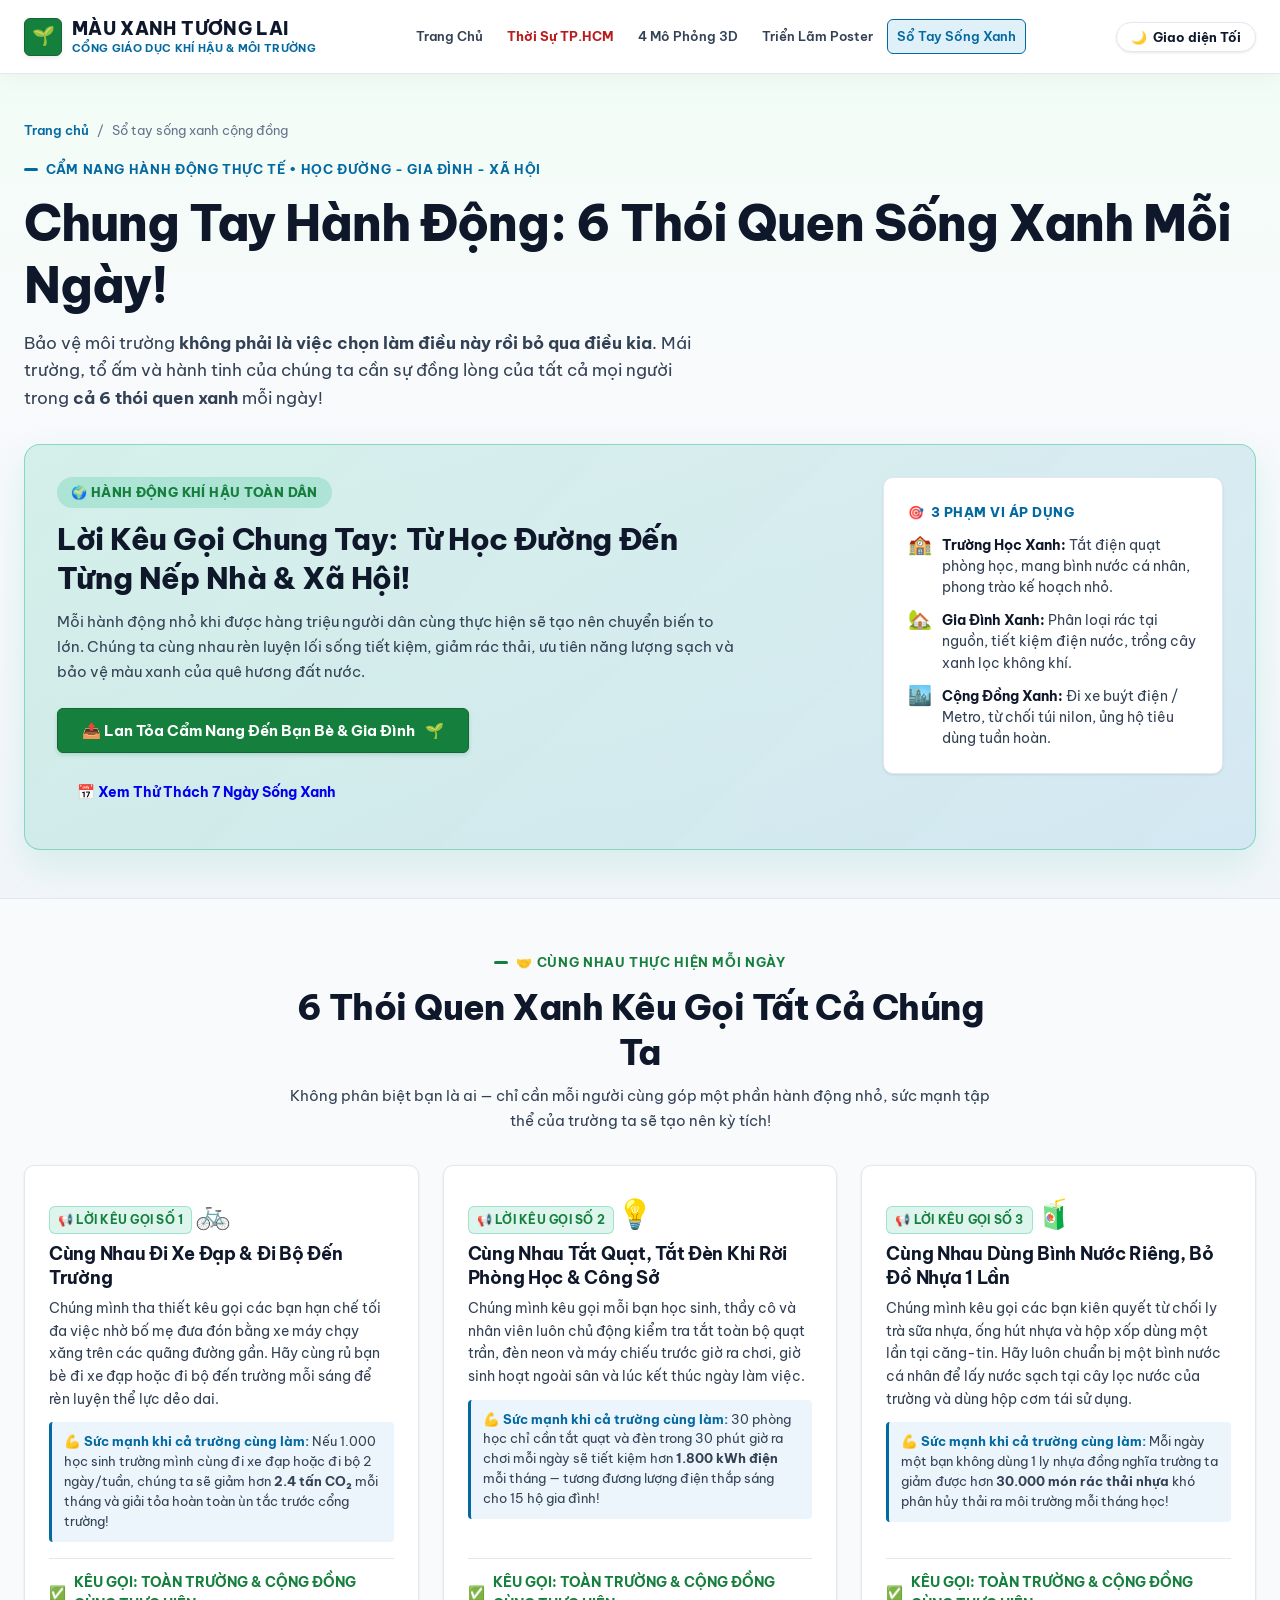
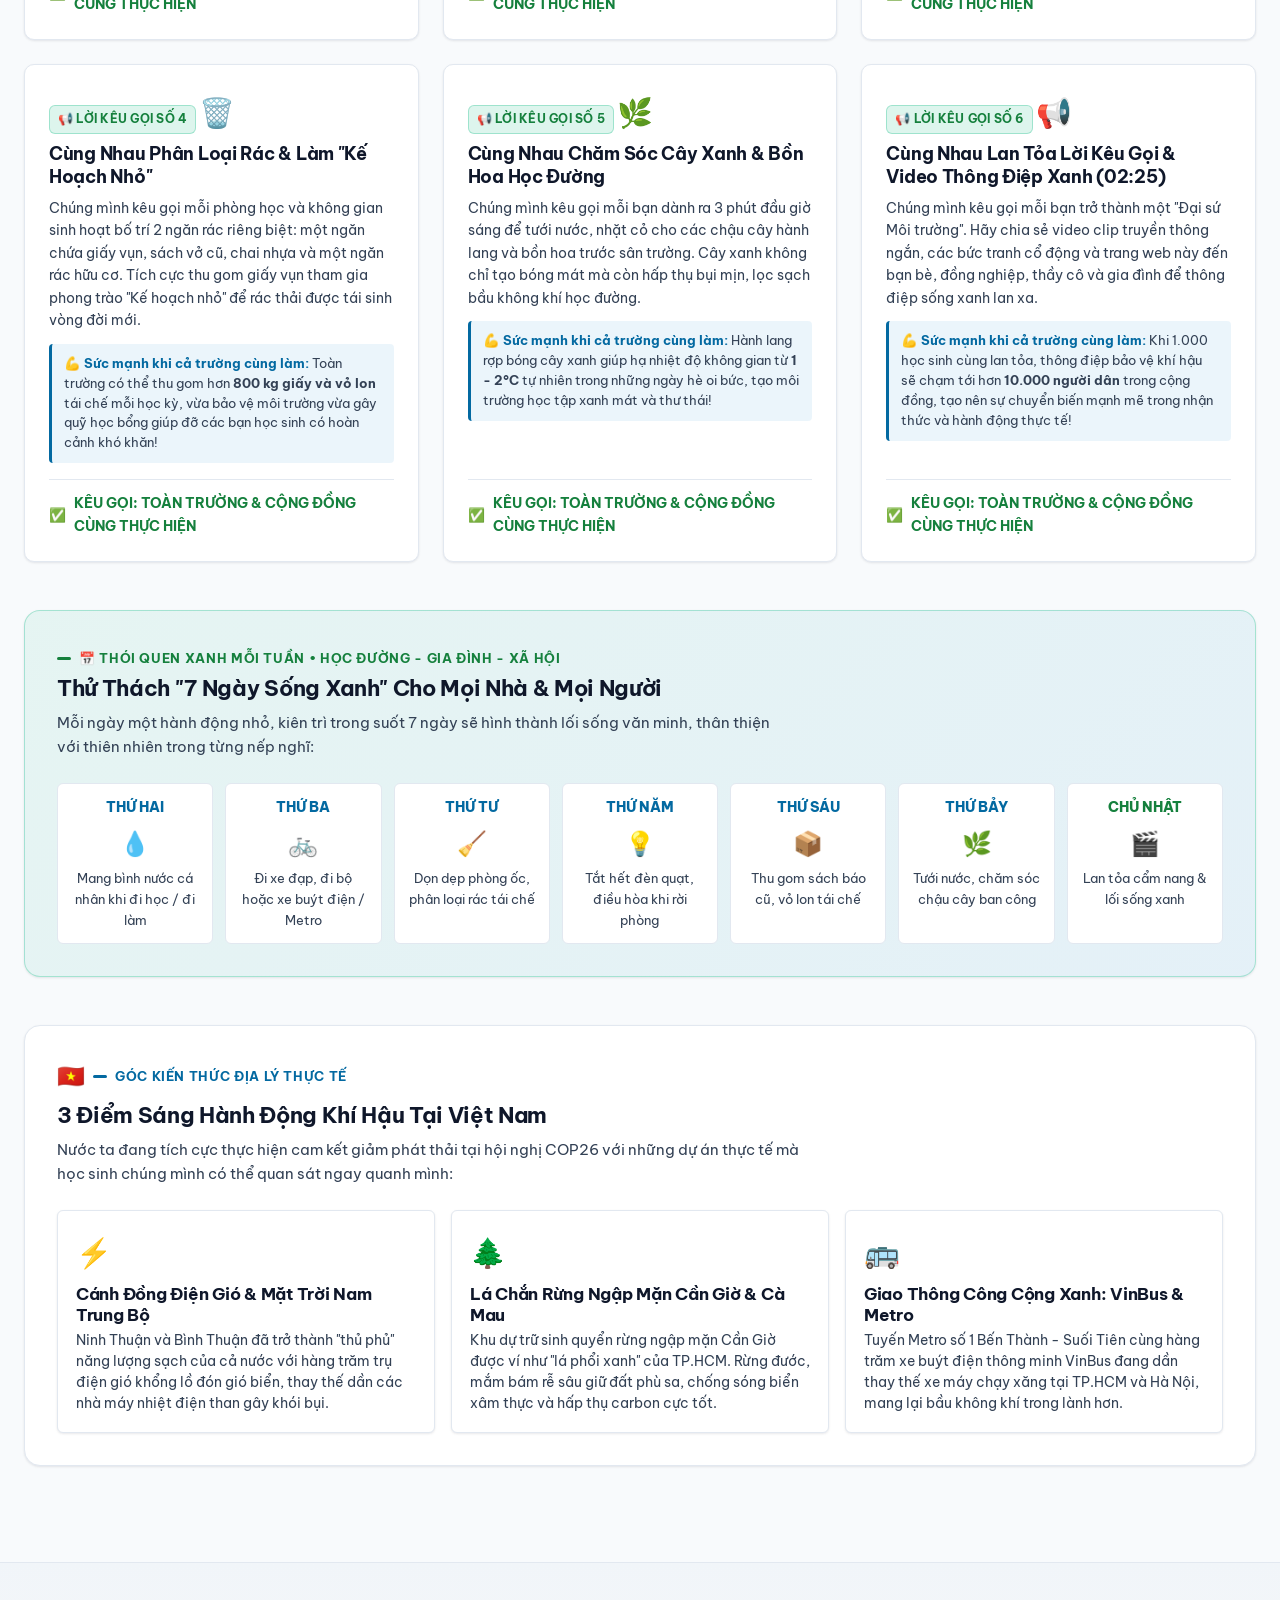
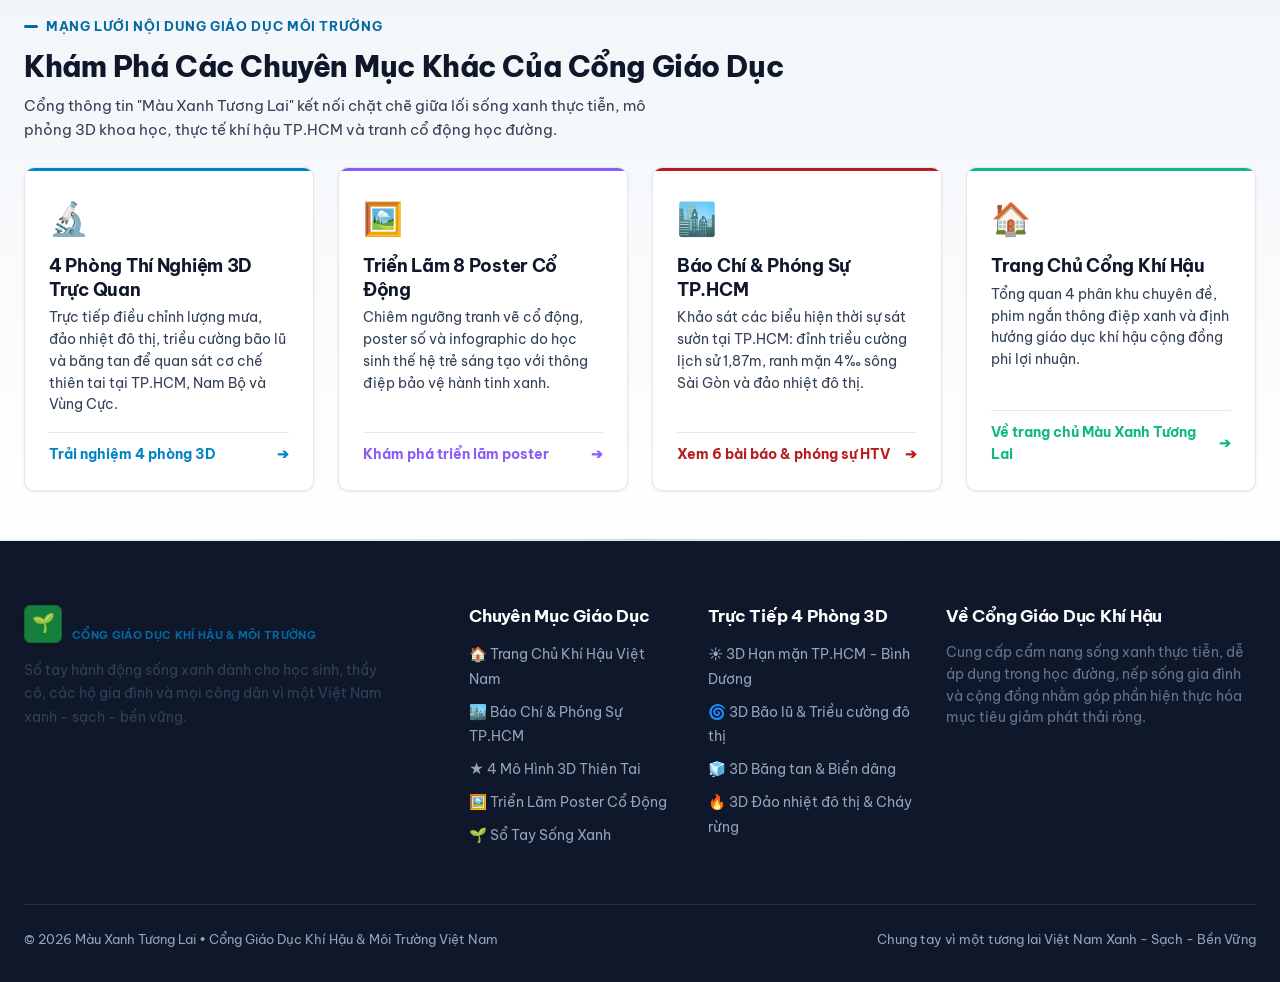
<file: so-tay-song-xanh.html>
<!DOCTYPE html>
<html lang="vi">
<head>
  <meta charset="utf-8">
  <meta name="viewport" content="width=device-width, initial-scale=1, viewport-fit=cover">
  <title>Sổ Tay Sống Xanh — Cổng Giáo Dục Khí Hậu Việt Nam</title>
  <meta name="description" content="Sổ tay hành động sống xanh thực tiễn dành cho học đường, gia đình và cộng đồng xã hội ứng phó với biến đổi khí hậu.">
  <link rel="stylesheet" href="css/climateverse.css">
</head>
<body>

  <!-- ===================================================================
       1. THANH ĐIỀU HƯỚNG TRANG CHÍNH
       =================================================================== -->
  <header class="hud-header" id="main-hud">
    <div class="container hud-nav-wrap">
      
      <!-- Brand Logo -->
      <a href="index.html" class="brand-logo" aria-label="Trang chủ Màu Xanh Tương Lai">
        <div class="brand-symbol">🌱</div>
        <div class="brand-text-wrap">
          <span class="brand-name">MÀU XANH TƯƠNG LAI</span>
          <span class="brand-tagline">Cổng Giáo Dục Khí Hậu & Môi Trường</span>
        </div>
      </a>

      <!-- Primary Navigation -->
      <nav aria-label="Điều hướng chính">
        <ul class="hud-nav-links">
          <li><a href="index.html" class="hud-link">Trang Chủ</a></li>
          <li><a href="index.html#bao-chi-tphcm" class="hud-link" style="color: #b91c1c; font-weight: 700;">Thời Sự TP.HCM</a></li>
          <li><a href="trung-tam-mo-phong.html" class="hud-link">4 Mô Phỏng 3D</a></li>
          <li><a href="trien-lam-poster.html" class="hud-link">Triển Lãm Poster</a></li>
          <li><a href="so-tay-song-xanh.html" class="hud-link active">Sổ Tay Sống Xanh</a></li>
        </ul>
      </nav>

      <!-- Theme Toggle -->
      <div style="display: flex; align-items: center; gap: var(--sp-3);">
        <button id="theme-toggle-btn" class="theme-toggle-btn" aria-label="Đổi giao diện Sáng / Tối" title="Chuyển chế độ Sáng / Tối">
          <span id="theme-icon">🌙</span>
          <span id="theme-text">Giao diện Tối</span>
        </button>
      </div>

    </div>
  </header>

  <!-- ===================================================================
       2. SUBPAGE HERO BANNER
       =================================================================== -->
  <section class="page-banner">
    <div class="container">
      <div class="breadcrumb-nav">
        <a href="index.html">Trang chủ</a>
        <span>/</span>
        <span>Sổ tay sống xanh cộng đồng</span>
      </div>

      <div class="section-eyebrow">CẨM NANG HÀNH ĐỘNG THỰC TẾ • HỌC ĐƯỜNG - GIA ĐÌNH - XÃ HỘI</div>
      <h1 style="font-size: clamp(2rem, 3.8vw, 3.2rem); margin-bottom: 12px;">
        Chung Tay Hành Động: 6 Thói Quen Sống Xanh Mỗi Ngày!
      </h1>
      <p class="section-desc">
        Bảo vệ môi trường <strong>không phải là việc chọn làm điều này rồi bỏ qua điều kia</strong>. Mái trường, tổ ấm và hành tinh của chúng ta cần sự đồng lòng của tất cả mọi người trong <strong>cả 6 thói quen xanh</strong> mỗi ngày!
      </p>

      <!-- Community Call to Action Card -->
      <div style="background: linear-gradient(135deg, rgba(16, 185, 129, 0.15), rgba(2, 132, 199, 0.12)); border: 1.5px solid rgba(16, 185, 129, 0.4); border-radius: var(--radius-lg); padding: var(--sp-8); margin-top: var(--sp-8); box-shadow: 0 16px 36px rgba(16, 185, 129, 0.12);">
        <div style="display: flex; justify-content: space-between; align-items: flex-start; flex-wrap: wrap; gap: var(--sp-6);">
          
          <div style="max-width: 680px;">
            <div style="display: inline-flex; align-items: center; gap: 6px; background: rgba(16, 185, 129, 0.2); color: var(--data-vegetation); padding: 5px 14px; border-radius: var(--radius-full); font-size: 0.8rem; font-weight: 800; letter-spacing: 0.03em; margin-bottom: 12px;">
              🌍 HÀNH ĐỘNG KHÍ HẬU TOÀN DÂN
            </div>
            <h2 style="font-size: clamp(1.4rem, 2.4vw, 1.9rem); color: var(--text-white); margin-bottom: 10px; line-height: 1.3;">
              Lời Kêu Gọi Chung Tay: Từ Học Đường Đến Từng Nếp Nhà & Xã Hội!
            </h2>
            <p style="font-size: 0.95rem; color: var(--text-muted); line-height: 1.65; margin-bottom: var(--sp-6);">
              Mỗi hành động nhỏ khi được hàng triệu người dân cùng thực hiện sẽ tạo nên chuyển biến to lớn. Chúng ta cùng nhau rèn luyện lối sống tiết kiệm, giảm rác thải, ưu tiên năng lượng sạch và bảo vệ màu xanh của quê hương đất nước.
            </p>
            
            <!-- Actions -->
            <div style="display: flex; align-items: center; gap: var(--sp-4); flex-wrap: wrap;">
              <button class="btn-climate btn-primary" onclick="shareGreenHandbook()" style="padding: 12px 24px; font-size: 0.95rem; font-weight: 700;">
                <span>📤 Lan Tỏa Cẩm Nang Đến Bạn Bè & Gia Đình</span>
                <span>🌱</span>
              </button>
              <a href="#thu-thach-7-ngay" class="btn-climate btn-secondary" style="padding: 12px 20px; font-size: 0.9rem;">
                <span>📅 Xem Thử Thách 7 Ngày Sống Xanh</span>
              </a>
            </div>
            
            <div id="share-toast" style="display: none; margin-top: 14px; padding: 12px 16px; background: rgba(16, 185, 129, 0.2); border: 1px solid var(--data-vegetation); border-radius: var(--radius-sm); font-size: 0.92rem; color: var(--text-white); line-height: 1.5;">
              🌿 <strong>Đã sao chép liên kết cẩm nang!</strong> Hãy chia sẻ đến người thân, bạn bè trên Zalo, Facebook để cùng thực hành nhé!
            </div>
          </div>

          <!-- 3-Pillar Quick Summary Box -->
          <div style="background: var(--card-bg); border: 1px solid var(--space-border); border-radius: var(--radius-md); padding: var(--sp-6); min-width: 270px; box-shadow: var(--card-shadow); flex-grow: 1; max-width: 340px;">
            <div style="font-size: 0.8rem; font-weight: 800; color: var(--cyan-glacier); text-transform: uppercase; letter-spacing: 0.04em; margin-bottom: 12px; display: flex; align-items: center; gap: 6px;">
              <span>🎯</span> 3 PHẠM VI ÁP DỤNG
            </div>
            
            <div style="display: flex; flex-direction: column; gap: 12px;">
              <div style="display: flex; align-items: flex-start; gap: 10px; font-size: 0.88rem; line-height: 1.5;">
                <span style="font-size: 1.2rem; line-height: 1;">🏫</span>
                <div>
                  <strong style="color: var(--text-white);">Trường Học Xanh:</strong> Tắt điện quạt phòng học, mang bình nước cá nhân, phong trào kế hoạch nhỏ.
                </div>
              </div>
              <div style="display: flex; align-items: flex-start; gap: 10px; font-size: 0.88rem; line-height: 1.5;">
                <span style="font-size: 1.2rem; line-height: 1;">🏡</span>
                <div>
                  <strong style="color: var(--text-white);">Gia Đình Xanh:</strong> Phân loại rác tại nguồn, tiết kiệm điện nước, trồng cây xanh lọc không khí.
                </div>
              </div>
              <div style="display: flex; align-items: flex-start; gap: 10px; font-size: 0.88rem; line-height: 1.5;">
                <span style="font-size: 1.2rem; line-height: 1;">🏙️</span>
                <div>
                  <strong style="color: var(--text-white);">Cộng Đồng Xanh:</strong> Đi xe buýt điện / Metro, từ chối túi nilon, ủng hộ tiêu dùng tuần hoàn.
                </div>
              </div>
            </div>
          </div>

        </div>
      </div>

    </div>
  </section>

  <!-- ===================================================================
       3. 6 CALL-TO-ACTION CARDS (KÊU GỌI CÙNG NHAU THỰC HIỆN)
       =================================================================== -->
  <section class="section" style="padding-top: var(--sp-12);">
    <div class="container">
      
      <div style="text-align: center; max-width: 720px; margin: 0 auto var(--sp-8);">
        <div class="section-eyebrow" style="color: var(--data-vegetation);">🤝 CÙNG NHAU THỰC HIỆN MỖI NGÀY</div>
        <h2 style="font-size: clamp(1.6rem, 2.8vw, 2.2rem); margin-bottom: 8px;">6 Thói Quen Xanh Kêu Gọi Tất Cả Chúng Ta</h2>
        <p style="color: var(--text-muted); font-size: 0.95rem;">
          Không phân biệt bạn là ai — chỉ cần mỗi người cùng góp một phần hành động nhỏ, sức mạnh tập thể của trường ta sẽ tạo nên kỳ tích!
        </p>
      </div>

      <div class="solutions-matrix-grid">
        
        <!-- Action 1 -->
        <article class="solution-card">
          <div class="call-action-header">
            <span class="call-action-tag">📢 LỜI KÊU GỌI SỐ 1</span>
            <span style="font-size: 1.8rem;">🚲</span>
          </div>
          <h3 style="font-size: 1.15rem; margin-bottom: 8px; color: var(--text-white);">Cùng Nhau Đi Xe Đạp & Đi Bộ Đến Trường</h3>
          <p style="font-size: 0.88rem; color: var(--text-muted); line-height: 1.6; margin-bottom: 0;">
            Chúng mình tha thiết kêu gọi các bạn hạn chế tối đa việc nhờ bố mẹ đưa đón bằng xe máy chạy xăng trên các quãng đường gần. Hãy cùng rủ bạn bè đi xe đạp hoặc đi bộ đến trường mỗi sáng để rèn luyện thể lực dẻo dai.
          </p>
          <div class="collective-power-box">
            <strong style="color: var(--cyan-glacier);">💪 Sức mạnh khi cả trường cùng làm:</strong> Nếu 1.000 học sinh trường mình cùng đi xe đạp hoặc đi bộ 2 ngày/tuần, chúng ta sẽ giảm hơn <strong>2.4 tấn CO₂</strong> mỗi tháng và giải tỏa hoàn toàn ùn tắc trước cổng trường!
          </div>
          <div class="call-badge-footer">
            <span>✅</span>
            <span>KÊU GỌI: TOÀN TRƯỜNG & CỘNG ĐỒNG CÙNG THỰC HIỆN</span>
          </div>
        </article>

        <!-- Action 2 -->
        <article class="solution-card">
          <div class="call-action-header">
            <span class="call-action-tag">📢 LỜI KÊU GỌI SỐ 2</span>
            <span style="font-size: 1.8rem;">💡</span>
          </div>
          <h3 style="font-size: 1.15rem; margin-bottom: 8px; color: var(--text-white);">Cùng Nhau Tắt Quạt, Tắt Đèn Khi Rời Phòng Học & Công Sở</h3>
          <p style="font-size: 0.88rem; color: var(--text-muted); line-height: 1.6; margin-bottom: 0;">
            Chúng mình kêu gọi mỗi bạn học sinh, thầy cô và nhân viên luôn chủ động kiểm tra tắt toàn bộ quạt trần, đèn neon và máy chiếu trước giờ ra chơi, giờ sinh hoạt ngoài sân và lúc kết thúc ngày làm việc.
          </p>
          <div class="collective-power-box">
            <strong style="color: var(--cyan-glacier);">💪 Sức mạnh khi cả trường cùng làm:</strong> 30 phòng học chỉ cần tắt quạt và đèn trong 30 phút giờ ra chơi mỗi ngày sẽ tiết kiệm hơn <strong>1.800 kWh điện</strong> mỗi tháng — tương đương lượng điện thắp sáng cho 15 hộ gia đình!
          </div>
          <div class="call-badge-footer">
            <span>✅</span>
            <span>KÊU GỌI: TOÀN TRƯỜNG & CỘNG ĐỒNG CÙNG THỰC HIỆN</span>
          </div>
        </article>

        <!-- Action 3 -->
        <article class="solution-card">
          <div class="call-action-header">
            <span class="call-action-tag">📢 LỜI KÊU GỌI SỐ 3</span>
            <span style="font-size: 1.8rem;">🧃</span>
          </div>
          <h3 style="font-size: 1.15rem; margin-bottom: 8px; color: var(--text-white);">Cùng Nhau Dùng Bình Nước Riêng, Bỏ Đồ Nhựa 1 Lần</h3>
          <p style="font-size: 0.88rem; color: var(--text-muted); line-height: 1.6; margin-bottom: 0;">
            Chúng mình kêu gọi các bạn kiên quyết từ chối ly trà sữa nhựa, ống hút nhựa và hộp xốp dùng một lần tại căng-tin. Hãy luôn chuẩn bị một bình nước cá nhân để lấy nước sạch tại cây lọc nước của trường và dùng hộp cơm tái sử dụng.
          </p>
          <div class="collective-power-box">
            <strong style="color: var(--cyan-glacier);">💪 Sức mạnh khi cả trường cùng làm:</strong> Mỗi ngày một bạn không dùng 1 ly nhựa đồng nghĩa trường ta giảm được hơn <strong>30.000 món rác thải nhựa</strong> khó phân hủy thải ra môi trường mỗi tháng học!
          </div>
          <div class="call-badge-footer">
            <span>✅</span>
            <span>KÊU GỌI: TOÀN TRƯỜNG & CỘNG ĐỒNG CÙNG THỰC HIỆN</span>
          </div>
        </article>

        <!-- Action 4 -->
        <article class="solution-card">
          <div class="call-action-header">
            <span class="call-action-tag">📢 LỜI KÊU GỌI SỐ 4</span>
            <span style="font-size: 1.8rem;">🗑️</span>
          </div>
          <h3 style="font-size: 1.15rem; margin-bottom: 8px; color: var(--text-white);">Cùng Nhau Phân Loại Rác & Làm "Kế Hoạch Nhỏ"</h3>
          <p style="font-size: 0.88rem; color: var(--text-muted); line-height: 1.6; margin-bottom: 0;">
            Chúng mình kêu gọi mỗi phòng học và không gian sinh hoạt bố trí 2 ngăn rác riêng biệt: một ngăn chứa giấy vụn, sách vở cũ, chai nhựa và một ngăn rác hữu cơ. Tích cực thu gom giấy vụn tham gia phong trào "Kế hoạch nhỏ" để rác thải được tái sinh vòng đời mới.
          </p>
          <div class="collective-power-box">
            <strong style="color: var(--cyan-glacier);">💪 Sức mạnh khi cả trường cùng làm:</strong> Toàn trường có thể thu gom hơn <strong>800 kg giấy và vỏ lon</strong> tái chế mỗi học kỳ, vừa bảo vệ môi trường vừa gây quỹ học bổng giúp đỡ các bạn học sinh có hoàn cảnh khó khăn!
          </div>
          <div class="call-badge-footer">
            <span>✅</span>
            <span>KÊU GỌI: TOÀN TRƯỜNG & CỘNG ĐỒNG CÙNG THỰC HIỆN</span>
          </div>
        </article>

        <!-- Action 5 -->
        <article class="solution-card">
          <div class="call-action-header">
            <span class="call-action-tag">📢 LỜI KÊU GỌI SỐ 5</span>
            <span style="font-size: 1.8rem;">🌿</span>
          </div>
          <h3 style="font-size: 1.15rem; margin-bottom: 8px; color: var(--text-white);">Cùng Nhau Chăm Sóc Cây Xanh & Bồn Hoa Học Đường</h3>
          <p style="font-size: 0.88rem; color: var(--text-muted); line-height: 1.6; margin-bottom: 0;">
            Chúng mình kêu gọi mỗi bạn dành ra 3 phút đầu giờ sáng để tưới nước, nhặt cỏ cho các chậu cây hành lang và bồn hoa trước sân trường. Cây xanh không chỉ tạo bóng mát mà còn hấp thụ bụi mịn, lọc sạch bầu không khí học đường.
          </p>
          <div class="collective-power-box">
            <strong style="color: var(--cyan-glacier);">💪 Sức mạnh khi cả trường cùng làm:</strong> Hành lang rợp bóng cây xanh giúp hạ nhiệt độ không gian từ <strong>1 - 2°C</strong> tự nhiên trong những ngày hè oi bức, tạo môi trường học tập xanh mát và thư thái!
          </div>
          <div class="call-badge-footer">
            <span>✅</span>
            <span>KÊU GỌI: TOÀN TRƯỜNG & CỘNG ĐỒNG CÙNG THỰC HIỆN</span>
          </div>
        </article>

        <!-- Action 6 -->
        <article class="solution-card">
          <div class="call-action-header">
            <span class="call-action-tag">📢 LỜI KÊU GỌI SỐ 6</span>
            <span style="font-size: 1.8rem;">📢</span>
          </div>
          <h3 style="font-size: 1.15rem; margin-bottom: 8px; color: var(--text-white);">Cùng Nhau Lan Tỏa Lời Kêu Gọi & Video Thông Điệp Xanh (02:25)</h3>
          <p style="font-size: 0.88rem; color: var(--text-muted); line-height: 1.6; margin-bottom: 0;">
            Chúng mình kêu gọi mỗi bạn trở thành một "Đại sứ Môi trường". Hãy chia sẻ video clip truyền thông ngắn, các bức tranh cổ động và trang web này đến bạn bè, đồng nghiệp, thầy cô và gia đình để thông điệp sống xanh lan xa.
          </p>
          <div class="collective-power-box">
            <strong style="color: var(--cyan-glacier);">💪 Sức mạnh khi cả trường cùng làm:</strong> Khi 1.000 học sinh cùng lan tỏa, thông điệp bảo vệ khí hậu sẽ chạm tới hơn <strong>10.000 người dân</strong> trong cộng đồng, tạo nên sự chuyển biến mạnh mẽ trong nhận thức và hành động thực tế!
          </div>
          <div class="call-badge-footer">
            <span>✅</span>
            <span>KÊU GỌI: TOÀN TRƯỜNG & CỘNG ĐỒNG CÙNG THỰC HIỆN</span>
          </div>
        </article>

      </div>

      <!-- 7-Day Green Challenge for Everyone -->
      <div id="thu-thach-7-ngay" style="margin-top: var(--sp-12); background: linear-gradient(135deg, rgba(16, 185, 129, 0.08), rgba(2, 132, 199, 0.08)); border: 1px solid rgba(16, 185, 129, 0.3); border-radius: var(--radius-lg); padding: var(--sp-8); box-shadow: var(--card-shadow);">
        <div class="section-eyebrow" style="color: var(--data-vegetation); margin-bottom: 6px;">📅 Thói Quen Xanh Mỗi Tuần • Học Đường - Gia Đình - Xã Hội</div>
        <h3 style="font-size: 1.35rem; color: var(--text-white); margin-bottom: 8px;">Thử Thách "7 Ngày Sống Xanh" Cho Mọi Nhà & Mọi Người</h3>
        <p style="color: var(--text-muted); font-size: 0.92rem; max-width: 720px; margin-bottom: var(--sp-6);">
          Mỗi ngày một hành động nhỏ, kiên trì trong suốt 7 ngày sẽ hình thành lối sống văn minh, thân thiện với thiên nhiên trong từng nếp nghĩ:
        </p>

        <div style="display: grid; grid-template-columns: repeat(auto-fit, minmax(150px, 1fr)); gap: var(--sp-3);">
          <div style="background: var(--card-bg); border: 1px solid var(--space-border); border-radius: var(--radius-sm); padding: 12px; text-align: center;">
            <div style="font-weight: 800; color: var(--cyan-glacier); font-size: 0.9rem;">THỨ HAI</div>
            <div style="font-size: 1.5rem; margin: 4px 0;">💧</div>
            <div style="font-size: 0.8rem; color: var(--text-muted);">Mang bình nước cá nhân khi đi học / đi làm</div>
          </div>
          <div style="background: var(--card-bg); border: 1px solid var(--space-border); border-radius: var(--radius-sm); padding: 12px; text-align: center;">
            <div style="font-weight: 800; color: var(--cyan-glacier); font-size: 0.9rem;">THỨ BA</div>
            <div style="font-size: 1.5rem; margin: 4px 0;">🚲</div>
            <div style="font-size: 0.8rem; color: var(--text-muted);">Đi xe đạp, đi bộ hoặc xe buýt điện / Metro</div>
          </div>
          <div style="background: var(--card-bg); border: 1px solid var(--space-border); border-radius: var(--radius-sm); padding: 12px; text-align: center;">
            <div style="font-weight: 800; color: var(--cyan-glacier); font-size: 0.9rem;">THỨ TƯ</div>
            <div style="font-size: 1.5rem; margin: 4px 0;">🧹</div>
            <div style="font-size: 0.8rem; color: var(--text-muted);">Dọn dẹp phòng ốc, phân loại rác tái chế</div>
          </div>
          <div style="background: var(--card-bg); border: 1px solid var(--space-border); border-radius: var(--radius-sm); padding: 12px; text-align: center;">
            <div style="font-weight: 800; color: var(--cyan-glacier); font-size: 0.9rem;">THỨ NĂM</div>
            <div style="font-size: 1.5rem; margin: 4px 0;">💡</div>
            <div style="font-size: 0.8rem; color: var(--text-muted);">Tắt hết đèn quạt, điều hòa khi rời phòng</div>
          </div>
          <div style="background: var(--card-bg); border: 1px solid var(--space-border); border-radius: var(--radius-sm); padding: 12px; text-align: center;">
            <div style="font-weight: 800; color: var(--cyan-glacier); font-size: 0.9rem;">THỨ SÁU</div>
            <div style="font-size: 1.5rem; margin: 4px 0;">📦</div>
            <div style="font-size: 0.8rem; color: var(--text-muted);">Thu gom sách báo cũ, vỏ lon tái chế</div>
          </div>
          <div style="background: var(--card-bg); border: 1px solid var(--space-border); border-radius: var(--radius-sm); padding: 12px; text-align: center;">
            <div style="font-weight: 800; color: var(--cyan-glacier); font-size: 0.9rem;">THỨ BẢY</div>
            <div style="font-size: 1.5rem; margin: 4px 0;">🌿</div>
            <div style="font-size: 0.8rem; color: var(--text-muted);">Tưới nước, chăm sóc chậu cây ban công</div>
          </div>
          <div style="background: var(--card-bg); border: 1px solid var(--space-border); border-radius: var(--radius-sm); padding: 12px; text-align: center;">
            <div style="font-weight: 800; color: var(--data-vegetation); font-size: 0.9rem;">CHỦ NHẬT</div>
            <div style="font-size: 1.5rem; margin: 4px 0;">🎬</div>
            <div style="font-size: 0.8rem; color: var(--text-muted);">Lan tỏa cẩm nang & lối sống xanh</div>
          </div>
        </div>
      </div>

      <!-- Real-World Vietnam Climate Highlights (Connected with Geography lessons) -->
      <div style="margin-top: var(--sp-12); background: var(--space-surface); border: 1px solid var(--space-border); border-radius: var(--radius-lg); padding: var(--sp-8); box-shadow: var(--card-shadow);">
        <div style="display: flex; align-items: center; gap: 8px; margin-bottom: 6px;">
          <span style="font-size: 1.4rem;">🇻🇳</span>
          <span class="section-eyebrow" style="margin: 0; color: var(--cyan-glacier);">Góc kiến thức Địa lý thực tế</span>
        </div>
        <h3 style="font-size: 1.4rem; color: var(--text-white); margin-bottom: 8px;">3 Điểm Sáng Hành Động Khí Hậu Tại Việt Nam</h3>
        <p style="color: var(--text-muted); font-size: 0.95rem; max-width: 760px; margin-bottom: var(--sp-6); line-height: 1.6;">
          Nước ta đang tích cực thực hiện cam kết giảm phát thải tại hội nghị COP26 với những dự án thực tế mà học sinh chúng mình có thể quan sát ngay quanh mình:
        </p>

        <div style="display: grid; grid-template-columns: repeat(auto-fit, minmax(260px, 1fr)); gap: var(--sp-4);">
          
          <div style="background: var(--card-bg); border: 1px solid var(--space-border); border-radius: var(--radius-sm); padding: 18px; box-shadow: var(--card-shadow);">
            <div style="font-size: 1.8rem; margin-bottom: 6px;">⚡</div>
            <h4 style="font-size: 1.05rem; color: var(--text-white); margin-bottom: 4px;">Cánh Đồng Điện Gió & Mặt Trời Nam Trung Bộ</h4>
            <p style="font-size: 0.85rem; color: var(--text-muted); line-height: 1.55; margin: 0;">
              Ninh Thuận và Bình Thuận đã trở thành "thủ phủ" năng lượng sạch của cả nước với hàng trăm trụ điện gió khổng lồ đón gió biển, thay thế dần các nhà máy nhiệt điện than gây khói bụi.
            </p>
          </div>

          <div style="background: var(--card-bg); border: 1px solid var(--space-border); border-radius: var(--radius-sm); padding: 18px; box-shadow: var(--card-shadow);">
            <div style="font-size: 1.8rem; margin-bottom: 6px;">🌲</div>
            <h4 style="font-size: 1.05rem; color: var(--text-white); margin-bottom: 4px;">Lá Chắn Rừng Ngập Mặn Cần Giờ & Cà Mau</h4>
            <p style="font-size: 0.85rem; color: var(--text-muted); line-height: 1.55; margin: 0;">
              Khu dự trữ sinh quyển rừng ngập mặn Cần Giờ được ví như "lá phổi xanh" của TP.HCM. Rừng đước, mắm bám rễ sâu giữ đất phù sa, chống sóng biển xâm thực và hấp thụ carbon cực tốt.
            </p>
          </div>

          <div style="background: var(--card-bg); border: 1px solid var(--space-border); border-radius: var(--radius-sm); padding: 18px; box-shadow: var(--card-shadow);">
            <div style="font-size: 1.8rem; margin-bottom: 6px;">🚌</div>
            <h4 style="font-size: 1.05rem; color: var(--text-white); margin-bottom: 4px;">Giao Thông Công Cộng Xanh: VinBus & Metro</h4>
            <p style="font-size: 0.85rem; color: var(--text-muted); line-height: 1.55; margin: 0;">
              Tuyến Metro số 1 Bến Thành - Suối Tiên cùng hàng trăm xe buýt điện thông minh VinBus đang dần thay thế xe máy chạy xăng tại TP.HCM và Hà Nội, mang lại bầu không khí trong lành hơn.
            </p>
          </div>

        </div>
      </div>

    </div>
  </section>

  <!-- ===================================================================
       LIÊN KẾT CHÉO CÁC CHUYÊN MỤC CỦA CỔNG GIÁO DỤC
       =================================================================== -->
  <section class="cross-portal-section">
    <div class="container">
      <div class="section-eyebrow">MẠNG LƯỚI NỘI DUNG GIÁO DỤC MÔI TRƯỜNG</div>
      <h2 style="font-size: 1.8rem; margin-bottom: 8px;">Khám Phá Các Chuyên Mục Khác Của Cổng Giáo Dục</h2>
      <p style="color: var(--text-muted); font-size: 0.92rem; max-width: 650px; margin-bottom: var(--sp-6);">
        Cổng thông tin "Màu Xanh Tương Lai" kết nối chặt chẽ giữa lối sống xanh thực tiễn, mô phỏng 3D khoa học, thực tế khí hậu TP.HCM và tranh cổ động học đường.
      </p>

      <div class="cross-portal-grid">
        <!-- Card 1: 4 Mô phỏng 3D -->
        <a href="trung-tam-mo-phong.html" class="cross-portal-card" style="--card-accent: #0284c7;">
          <div>
            <span class="cross-portal-icon">🔬</span>
            <h3 class="cross-portal-title">4 Phòng Thí Nghiệm 3D Trực Quan</h3>
            <p class="cross-portal-desc">
              Trực tiếp điều chỉnh lượng mưa, đảo nhiệt đô thị, triều cường bão lũ và băng tan để quan sát cơ chế thiên tai tại TP.HCM, Nam Bộ và Vùng Cực.
            </p>
          </div>
          <div class="cross-portal-btn">
            <span>Trải nghiệm 4 phòng 3D</span>
            <span>➔</span>
          </div>
        </a>

        <!-- Card 2: Triển lãm Poster -->
        <a href="trien-lam-poster.html" class="cross-portal-card" style="--card-accent: #8b5cf6;">
          <div>
            <span class="cross-portal-icon">🖼️</span>
            <h3 class="cross-portal-title">Triển Lãm 8 Poster Cổ Động</h3>
            <p class="cross-portal-desc">
              Chiêm ngưỡng tranh vẽ cổ động, poster số và infographic do học sinh thế hệ trẻ sáng tạo với thông điệp bảo vệ hành tinh xanh.
            </p>
          </div>
          <div class="cross-portal-btn">
            <span>Khám phá triển lãm poster</span>
            <span>➔</span>
          </div>
        </a>

        <!-- Card 3: Báo chí & Phóng sự TP.HCM -->
        <a href="index.html#bao-chi-tphcm" class="cross-portal-card" style="--card-accent: #b91c1c;">
          <div>
            <span class="cross-portal-icon">🏙️</span>
            <h3 class="cross-portal-title">Báo Chí & Phóng Sự TP.HCM</h3>
            <p class="cross-portal-desc">
              Khảo sát các biểu hiện thời sự sát sườn tại TP.HCM: đỉnh triều cường lịch sử 1,87m, ranh mặn 4‰ sông Sài Gòn và đảo nhiệt đô thị.
            </p>
          </div>
          <div class="cross-portal-btn">
            <span>Xem 6 bài báo & phóng sự HTV</span>
            <span>➔</span>
          </div>
        </a>

        <!-- Card 4: Trang chủ -->
        <a href="index.html" class="cross-portal-card" style="--card-accent: #10b981;">
          <div>
            <span class="cross-portal-icon">🏠</span>
            <h3 class="cross-portal-title">Trang Chủ Cổng Khí Hậu</h3>
            <p class="cross-portal-desc">
              Tổng quan 4 phân khu chuyên đề, phim ngắn thông điệp xanh và định hướng giáo dục khí hậu cộng đồng phi lợi nhuận.
            </p>
          </div>
          <div class="cross-portal-btn">
            <span>Về trang chủ Màu Xanh Tương Lai</span>
            <span>➔</span>
          </div>
        </a>
      </div>
    </div>
  </section>

  <div class="section-divider"></div>

  <!-- ===================================================================
       4. FOOTER
       =================================================================== -->
  <footer class="climate-footer">
    <div class="container">
      <div class="footer-columns">
        
        <div class="footer-col">
          <div class="brand-logo" style="margin-bottom: var(--sp-4);">
            <div class="brand-symbol">🌱</div>
            <div class="brand-text-wrap">
              <span class="brand-name">MÀU XANH TƯƠNG LAI</span>
              <span class="brand-tagline">Cổng Giáo Dục Khí Hậu & Môi Trường</span>
            </div>
          </div>
          <p style="color: var(--text-muted); font-size: 0.9rem; line-height: 1.65; max-width: 360px;">
            Sổ tay hành động sống xanh dành cho học sinh, thầy cô, các hộ gia đình và mọi công dân vì một Việt Nam xanh - sạch - bền vững.
          </p>
        </div>

        <div class="footer-col">
          <h4>Chuyên Mục Giáo Dục</h4>
          <ul>
            <li><a href="index.html">🏠 Trang Chủ Khí Hậu Việt Nam</a></li>
            <li><a href="index.html#bao-chi-tphcm">🏙️ Báo Chí & Phóng Sự TP.HCM</a></li>
            <li><a href="trung-tam-mo-phong.html">★ 4 Mô Hình 3D Thiên Tai</a></li>
            <li><a href="trien-lam-poster.html">🖼️ Triển Lãm Poster Cổ Động</a></li>
            <li><a href="so-tay-song-xanh.html">🌱 Sổ Tay Sống Xanh</a></li>
          </ul>
        </div>

        <div class="footer-col">
          <h4>Trực Tiếp 4 Phòng 3D</h4>
          <ul>
            <li><a href="mo-phong-han-han.html">☀️ 3D Hạn mặn TP.HCM - Bình Dương</a></li>
            <li><a href="mo-phong-bao-lu.html">🌀 3D Bão lũ & Triều cường đô thị</a></li>
            <li><a href="mo-phong-bang-tan.html">🧊 3D Băng tan & Biển dâng</a></li>
            <li><a href="mo-phong-chay-rung.html">🔥 3D Đảo nhiệt đô thị & Cháy rừng</a></li>
          </ul>
        </div>

        <div class="footer-col">
          <h4>Về Cổng Giáo Dục Khí Hậu</h4>
          <p style="font-size: 0.85rem; color: var(--text-dim); line-height: 1.6;">
            Cung cấp cẩm nang sống xanh thực tiễn, dễ áp dụng trong học đường, nếp sống gia đình và cộng đồng nhằm góp phần hiện thực hóa mục tiêu giảm phát thải ròng.
          </p>
        </div>

      </div>

      <div class="footer-bottom-bar">
        <div>© 2026 Màu Xanh Tương Lai • Cổng Giáo Dục Khí Hậu & Môi Trường Việt Nam</div>
        <div>Chung tay vì một tương lai Việt Nam Xanh - Sạch - Bền Vững</div>
      </div>
    </div>
  </footer>

  <!-- ===================================================================
       5. JAVASCRIPT SCRIPTS
       =================================================================== -->
  <script>
    // Lan tỏa cẩm nang sống xanh đến cộng đồng
    function shareGreenHandbook() {
      const url = window.location.href;
      if (navigator.clipboard) {
        navigator.clipboard.writeText(url).then(() => {
          showShareToast();
        }).catch(() => {
          showShareToast();
        });
      } else {
        showShareToast();
      }
    }

    function showShareToast() {
      const toast = document.getElementById('share-toast');
      if (toast) {
        toast.style.display = 'block';
        toast.scrollIntoView({ behavior: 'smooth', block: 'nearest' });
      }
    }

    // Theme Toggle
    const themeBtn = document.getElementById('theme-toggle-btn');
    const themeIcon = document.getElementById('theme-icon');
    const themeText = document.getElementById('theme-text');

    function applyAppTheme(theme) {
      document.documentElement.setAttribute('data-theme', theme);
      try {
        localStorage.setItem('climateverse_theme', theme);
      } catch (err) {}

      if (theme === 'dark') {
        if (themeIcon) themeIcon.textContent = '☀️';
        if (themeText) themeText.textContent = 'Giao diện Sáng';
      } else {
        if (themeIcon) themeIcon.textContent = '🌙';
        if (themeText) themeText.textContent = 'Giao diện Tối';
      }
    }

    let initialTheme = 'light';
    try {
      initialTheme = localStorage.getItem('climateverse_theme') || 'light';
    } catch (e) {}
    applyAppTheme(initialTheme);

    if (themeBtn) {
      themeBtn.addEventListener('click', () => {
        const current = document.documentElement.getAttribute('data-theme') || 'light';
        applyAppTheme(current === 'dark' ? 'light' : 'dark');
      });
    }
  </script>
</body>
</html>
</file>
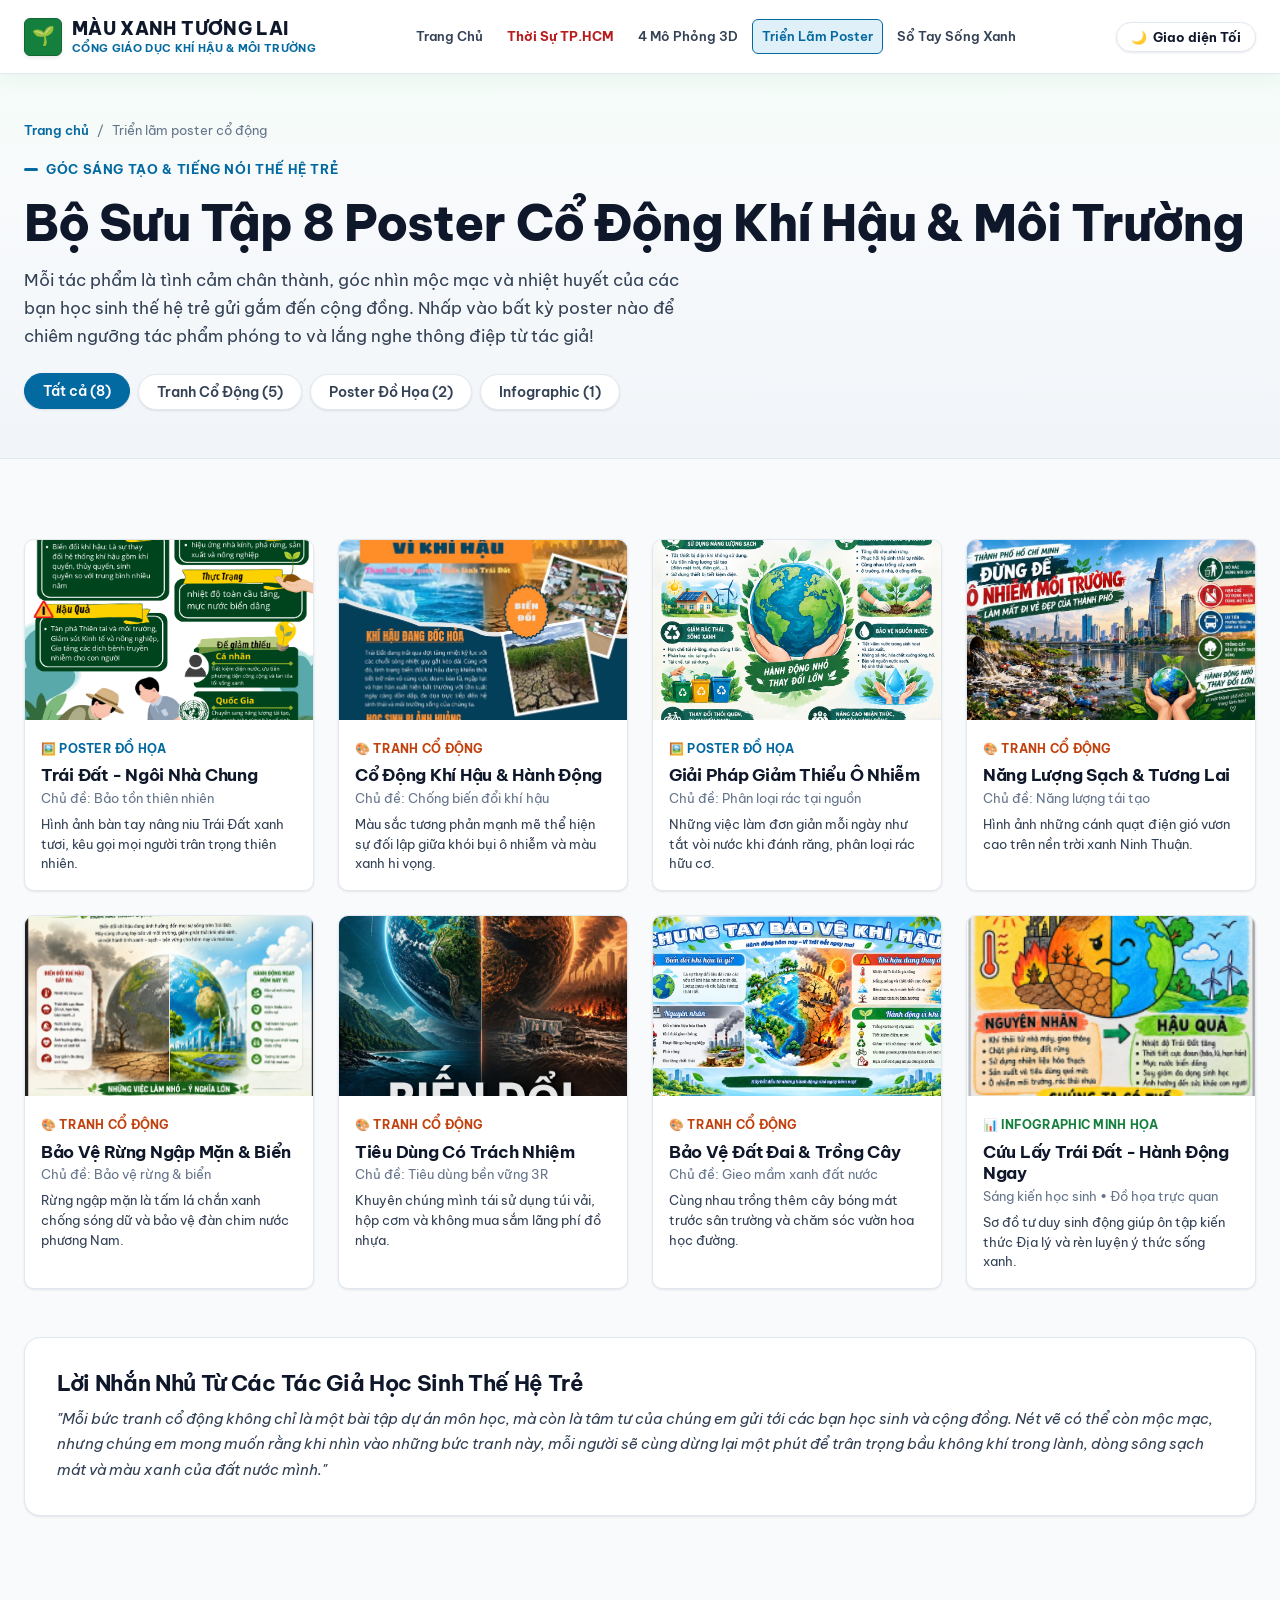
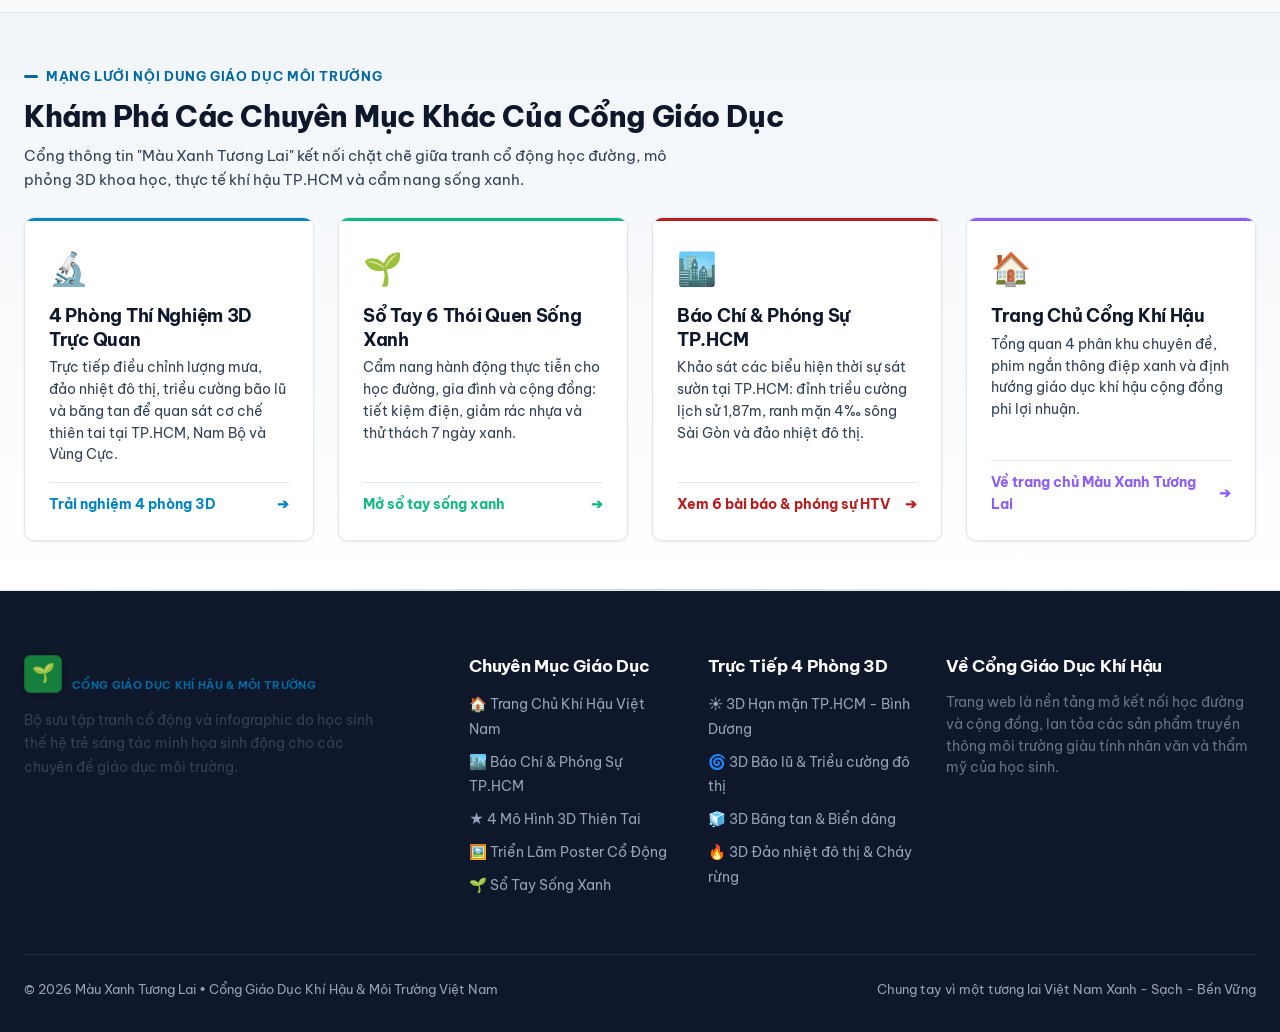
<file: trien-lam-poster.html>
<!DOCTYPE html>
<html lang="vi">
<head>
  <meta charset="utf-8">
  <meta name="viewport" content="width=device-width, initial-scale=1, viewport-fit=cover">
  <title>Triển Lãm Poster Khí Hậu & Sống Xanh — Cổng Giáo Dục Khí Hậu Việt Nam</title>
  <meta name="description" content="Triển lãm 8 tác phẩm tranh cổ động, infographic và nghệ thuật truyền thông bảo vệ môi trường của thế hệ trẻ học sinh.">
  <link rel="stylesheet" href="css/climateverse.css">
</head>
<body>

  <!-- ===================================================================
       1. THANH ĐIỀU HƯỚNG TRANG CHÍNH
       =================================================================== -->
  <header class="hud-header" id="main-hud">
    <div class="container hud-nav-wrap">
      
      <!-- Brand Logo -->
      <a href="index.html" class="brand-logo" aria-label="Trang chủ Màu Xanh Tương Lai">
        <div class="brand-symbol">🌱</div>
        <div class="brand-text-wrap">
          <span class="brand-name">MÀU XANH TƯƠNG LAI</span>
          <span class="brand-tagline">Cổng Giáo Dục Khí Hậu & Môi Trường</span>
        </div>
      </a>

      <!-- Primary Navigation -->
      <nav aria-label="Điều hướng chính">
        <ul class="hud-nav-links">
          <li><a href="index.html" class="hud-link">Trang Chủ</a></li>
          <li><a href="index.html#bao-chi-tphcm" class="hud-link" style="color: #b91c1c; font-weight: 700;">Thời Sự TP.HCM</a></li>
          <li><a href="trung-tam-mo-phong.html" class="hud-link">4 Mô Phỏng 3D</a></li>
          <li><a href="trien-lam-poster.html" class="hud-link active">Triển Lãm Poster</a></li>
          <li><a href="so-tay-song-xanh.html" class="hud-link">Sổ Tay Sống Xanh</a></li>
        </ul>
      </nav>

      <!-- Theme Toggle -->
      <div style="display: flex; align-items: center; gap: var(--sp-3);">
        <button id="theme-toggle-btn" class="theme-toggle-btn" aria-label="Đổi giao diện Sáng / Tối" title="Chuyển chế độ Sáng / Tối">
          <span id="theme-icon">🌙</span>
          <span id="theme-text">Giao diện Tối</span>
        </button>
      </div>

    </div>
  </header>

  <!-- ===================================================================
       2. SUBPAGE HERO BANNER
       =================================================================== -->
  <section class="page-banner">
    <div class="container">
      <div class="breadcrumb-nav">
        <a href="index.html">Trang chủ</a>
        <span>/</span>
        <span>Triển lãm poster cổ động</span>
      </div>

      <div class="section-eyebrow">GÓC SÁNG TẠO & TIẾNG NÓI THẾ HỆ TRẺ</div>
      <h1 style="font-size: clamp(2rem, 3.8vw, 3.2rem); margin-bottom: 12px;">
        Bộ Sưu Tập 8 Poster Cổ Động Khí Hậu & Môi Trường
      </h1>
      <p class="section-desc">
        Mỗi tác phẩm là tình cảm chân thành, góc nhìn mộc mạc và nhiệt huyết của các bạn học sinh thế hệ trẻ gửi gắm đến cộng đồng. Nhấp vào bất kỳ poster nào để chiêm ngưỡng tác phẩm phóng to và lắng nghe thông điệp từ tác giả!
      </p>

      <!-- Category Filter Tabs -->
      <div class="filter-tab-bar">
        <button class="filter-tab-btn active" onclick="filterGallery('all', this)">Tất cả (8)</button>
        <button class="filter-tab-btn" onclick="filterGallery('co-dong', this)">Tranh Cổ Động (5)</button>
        <button class="filter-tab-btn" onclick="filterGallery('do-hoa', this)">Poster Đồ Họa (2)</button>
        <button class="filter-tab-btn" onclick="filterGallery('infographic', this)">Infographic (1)</button>
      </div>
    </div>
  </section>

  <!-- ===================================================================
       3. POSTER GALLERY GRID
       =================================================================== -->
  <section class="section" style="padding-top: var(--sp-12);">
    <div class="container">
      
      <div class="student-media-row" id="poster-gallery-grid">
        
        <!-- Poster 1: Môi Trường Chung (Đồ họa) -->
        <article class="student-card" data-category="do-hoa" onclick="openMediaModal('image', 'poster-moi-truong-chung.png', 'Poster: Trái Đất - Ngôi Nhà Chung', 'Tranh cổ động học đường', 'Tác phẩm đồ họa truyền cảm hứng về bảo vệ màu xanh của Trái Đất, giữ gìn cân bằng sinh thái cho muôn loài.')">
          <img src="poster-moi-truong-chung.png" alt="Poster Ngôi Nhà Chung" class="student-card-thumb">
          <div class="student-card-body">
            <span style="font-size: 0.75rem; font-weight: 700; color: var(--cyan-glacier); letter-spacing: 0.02em;">🖼️ POSTER ĐỒ HỌA</span>
            <h4 style="font-size: 1.05rem; margin: 4px 0 2px;">Trái Đất - Ngôi Nhà Chung</h4>
            <div style="font-size: 0.8rem; color: var(--text-dim); margin-bottom: 6px;">Chủ đề: Bảo tồn thiên nhiên</div>
            <p style="font-size: 0.82rem; color: var(--text-muted); line-height: 1.5; margin: 0;">
              Hình ảnh bàn tay nâng niu Trái Đất xanh tươi, kêu gọi mọi người trân trọng thiên nhiên.
            </p>
          </div>
        </article>

        <!-- Poster 2: Cổ Động Khí Hậu (Cổ động) -->
        <article class="student-card" data-category="co-dong" onclick="openMediaModal('image', 'poster-nhom-01.jpg', 'Poster Cổ Động Khí Hậu & Hành Động', 'Tranh cổ động học đường', 'Tác phẩm truyền thông về sự ấm lên toàn cầu, hiệu ứng nhà kính và sự cấp thiết phải bảo vệ môi trường sống quanh ta.')">
          <img src="poster-nhom-01.jpg" alt="Poster Cổ Động Khí Hậu" class="student-card-thumb">
          <div class="student-card-body">
            <span style="font-size: 0.75rem; font-weight: 700; color: var(--data-heat); letter-spacing: 0.02em;">🎨 TRANH CỔ ĐỘNG</span>
            <h4 style="font-size: 1.05rem; margin: 4px 0 2px;">Cổ Động Khí Hậu & Hành Động</h4>
            <div style="font-size: 0.8rem; color: var(--text-dim); margin-bottom: 6px;">Chủ đề: Chống biến đổi khí hậu</div>
            <p style="font-size: 0.82rem; color: var(--text-muted); line-height: 1.5; margin: 0;">
              Màu sắc tương phản mạnh mẽ thể hiện sự đối lập giữa khói bụi ô nhiễm và màu xanh hi vọng.
            </p>
          </div>
        </article>

        <!-- Poster 3: Giải Pháp Giảm Ô Nhiễm (Đồ họa) -->
        <article class="student-card" data-category="do-hoa" onclick="openMediaModal('image', 'poster-nhom-02.png', 'Poster: Giải Pháp Giảm Ô Nhiễm', 'Tranh cổ động học đường', 'Khuyến khích phân loại rác thải tại nguồn và hình thành thói quen sống xanh tiết kiệm điện nước.')">
          <img src="poster-nhom-02.png" alt="Poster Giảm Ô Nhiễm" class="student-card-thumb">
          <div class="student-card-body">
            <span style="font-size: 0.75rem; font-weight: 700; color: var(--cyan-glacier); letter-spacing: 0.02em;">🖼️ POSTER ĐỒ HỌA</span>
            <h4 style="font-size: 1.05rem; margin: 4px 0 2px;">Giải Pháp Giảm Thiểu Ô Nhiễm</h4>
            <div style="font-size: 0.8rem; color: var(--text-dim); margin-bottom: 6px;">Chủ đề: Phân loại rác tại nguồn</div>
            <p style="font-size: 0.82rem; color: var(--text-muted); line-height: 1.5; margin: 0;">
              Những việc làm đơn giản mỗi ngày như tắt vòi nước khi đánh răng, phân loại rác hữu cơ.
            </p>
          </div>
        </article>

        <!-- Poster 4: Năng Lượng Sạch (Cổ động) -->
        <article class="student-card" data-category="co-dong" onclick="openMediaModal('image', 'poster-nhom-04.jpg', 'Poster Năng Lượng Sạch & Tương Lai', 'Tranh cổ động học đường', 'Tác phẩm nêu bật tầm quan trọng của điện gió và điện mặt trời tại vùng đất duyên hải Nam Trung Bộ Việt Nam.')">
          <img src="poster-nhom-04.jpg" alt="Poster Năng Lượng Sạch" class="student-card-thumb">
          <div class="student-card-body">
            <span style="font-size: 0.75rem; font-weight: 700; color: var(--data-heat); letter-spacing: 0.02em;">🎨 TRANH CỔ ĐỘNG</span>
            <h4 style="font-size: 1.05rem; margin: 4px 0 2px;">Năng Lượng Sạch & Tương Lai</h4>
            <div style="font-size: 0.8rem; color: var(--text-dim); margin-bottom: 6px;">Chủ đề: Năng lượng tái tạo</div>
            <p style="font-size: 0.82rem; color: var(--text-muted); line-height: 1.5; margin: 0;">
              Hình ảnh những cánh quạt điện gió vươn cao trên nền trời xanh Ninh Thuận.
            </p>
          </div>
        </article>

        <!-- Poster 5: Rừng Ngập Mặn & Biển (Cổ động) -->
        <article class="student-card" data-category="co-dong" onclick="openMediaModal('image', 'poster-nhom-07.jpg', 'Bảo Vệ Rừng Ngập Mặn & Đại Dương', 'Tranh cổ động học đường', 'Bảo tồn rừng ngập mặn Cần Giờ, Cà Mau và nói không với rác thải nhựa đại dương đe dọa sinh vật biển.')">
          <img src="poster-nhom-07.jpg" alt="Poster Bảo Vệ Sinh Thái" class="student-card-thumb">
          <div class="student-card-body">
            <span style="font-size: 0.75rem; font-weight: 700; color: var(--data-heat); letter-spacing: 0.02em;">🎨 TRANH CỔ ĐỘNG</span>
            <h4 style="font-size: 1.05rem; margin: 4px 0 2px;">Bảo Vệ Rừng Ngập Mặn & Biển</h4>
            <div style="font-size: 0.8rem; color: var(--text-dim); margin-bottom: 6px;">Chủ đề: Bảo vệ rừng & biển</div>
            <p style="font-size: 0.82rem; color: var(--text-muted); line-height: 1.5; margin: 0;">
              Rừng ngập mặn là tấm lá chắn xanh chống sóng dữ và bảo vệ đàn chim nước phương Nam.
            </p>
          </div>
        </article>

        <!-- Poster 6: Tiêu Dùng Có Trách Nhiệm (Cổ động) -->
        <article class="student-card" data-category="co-dong" onclick="openMediaModal('image', 'poster-nhom-08.png', 'Tiêu Dùng Có Trách Nhiệm - 3R', 'Tranh cổ động học đường', 'Mô hình kinh tế tuần hoàn 3R: Reduce (Tiết giảm) - Reuse (Tái sử dụng) - Recycle (Tái chế rác thải).')">
          <img src="poster-nhom-08.png" alt="Poster Tiêu Dùng 3R" class="student-card-thumb">
          <div class="student-card-body">
            <span style="font-size: 0.75rem; font-weight: 700; color: var(--data-heat); letter-spacing: 0.02em;">🎨 TRANH CỔ ĐỘNG</span>
            <h4 style="font-size: 1.05rem; margin: 4px 0 2px;">Tiêu Dùng Có Trách Nhiệm</h4>
            <div style="font-size: 0.8rem; color: var(--text-dim); margin-bottom: 6px;">Chủ đề: Tiêu dùng bền vững 3R</div>
            <p style="font-size: 0.82rem; color: var(--text-muted); line-height: 1.5; margin: 0;">
              Khuyên chúng mình tái sử dụng túi vải, hộp cơm và không mua sắm lãng phí đồ nhựa.
            </p>
          </div>
        </article>

        <!-- Poster 7: Bảo Vệ Đất Đai & Cây Xanh (Cổ động) -->
        <article class="student-card" data-category="co-dong" onclick="openMediaModal('image', 'poster-nhom-09.jpg', 'Bảo Vệ Đất Đai & Cây Xanh Quê Hương', 'Tranh cổ động học đường', 'Thông điệp cây xanh là lá phổi của Trái Đất, trồng thêm cây là gieo thêm mầm sống cho tương lai.')">
          <img src="poster-nhom-09.jpg" alt="Poster Cây Xanh" class="student-card-thumb">
          <div class="student-card-body">
            <span style="font-size: 0.75rem; font-weight: 700; color: var(--data-heat); letter-spacing: 0.02em;">🎨 TRANH CỔ ĐỘNG</span>
            <h4 style="font-size: 1.05rem; margin: 4px 0 2px;">Bảo Vệ Đất Đai & Trồng Cây</h4>
            <div style="font-size: 0.8rem; color: var(--text-dim); margin-bottom: 6px;">Chủ đề: Gieo mầm xanh đất nước</div>
            <p style="font-size: 0.82rem; color: var(--text-muted); line-height: 1.5; margin: 0;">
              Cùng nhau trồng thêm cây bóng mát trước sân trường và chăm sóc vườn hoa học đường.
            </p>
          </div>
        </article>

        <!-- Poster 8: Cứu Lấy Trái Đất (Infographic) -->
        <article class="student-card" data-category="infographic" onclick="openMediaModal('image', 'poster-cuu-trai-dat.png', 'Infographic: Cứu Lấy Trái Đất', 'Infographic học đường', 'Sơ đồ trực quan hệ thống hóa Nguyên nhân - Hậu quả - Hành động thiết thực cho học sinh.')">
          <img src="poster-cuu-trai-dat.png" alt="Infographic Cứu Lấy Trái Đất" class="student-card-thumb">
          <div class="student-card-body">
            <span style="font-size: 0.75rem; font-weight: 700; color: var(--data-vegetation); letter-spacing: 0.02em;">📊 INFOGRAPHIC MINH HỌA</span>
            <h4 style="font-size: 1.05rem; margin: 4px 0 2px;">Cứu Lấy Trái Đất - Hành Động Ngay</h4>
            <div style="font-size: 0.8rem; color: var(--text-dim); margin-bottom: 6px;">Sáng kiến học sinh • Đồ họa trực quan</div>
            <p style="font-size: 0.82rem; color: var(--text-muted); line-height: 1.5; margin: 0;">
              Sơ đồ tư duy sinh động giúp ôn tập kiến thức Địa lý và rèn luyện ý thức sống xanh.
            </p>
          </div>
        </article>

      </div>

      <!-- Sincere Student Artist Message -->
      <div style="margin-top: var(--sp-12); background: var(--space-surface); border: 1px solid var(--space-border); border-radius: var(--radius-lg); padding: var(--sp-8); box-shadow: var(--card-shadow);">
        <h3 style="font-size: 1.35rem; color: var(--text-white); margin-bottom: 8px;">Lời Nhắn Nhủ Từ Các Tác Giả Học Sinh Thế Hệ Trẻ</h3>
        <p style="color: var(--text-muted); font-size: 0.95rem; line-height: 1.7; margin: 0;">
          <em>"Mỗi bức tranh cổ động không chỉ là một bài tập dự án môn học, mà còn là tâm tư của chúng em gửi tới các bạn học sinh và cộng đồng. Nét vẽ có thể còn mộc mạc, nhưng chúng em mong muốn rằng khi nhìn vào những bức tranh này, mỗi người sẽ cùng dừng lại một phút để trân trọng bầu không khí trong lành, dòng sông sạch mát và màu xanh của đất nước mình."</em>
        </p>
      </div>

    </div>
  </section>

  <!-- ===================================================================
       LIÊN KẾT CHÉO CÁC CHUYÊN MỤC CỦA CỔNG GIÁO DỤC
       =================================================================== -->
  <section class="cross-portal-section">
    <div class="container">
      <div class="section-eyebrow">MẠNG LƯỚI NỘI DUNG GIÁO DỤC MÔI TRƯỜNG</div>
      <h2 style="font-size: 1.8rem; margin-bottom: 8px;">Khám Phá Các Chuyên Mục Khác Của Cổng Giáo Dục</h2>
      <p style="color: var(--text-muted); font-size: 0.92rem; max-width: 650px; margin-bottom: var(--sp-6);">
        Cổng thông tin "Màu Xanh Tương Lai" kết nối chặt chẽ giữa tranh cổ động học đường, mô phỏng 3D khoa học, thực tế khí hậu TP.HCM và cẩm nang sống xanh.
      </p>

      <div class="cross-portal-grid">
        <!-- Card 1: 4 Mô phỏng 3D -->
        <a href="trung-tam-mo-phong.html" class="cross-portal-card" style="--card-accent: #0284c7;">
          <div>
            <span class="cross-portal-icon">🔬</span>
            <h3 class="cross-portal-title">4 Phòng Thí Nghiệm 3D Trực Quan</h3>
            <p class="cross-portal-desc">
              Trực tiếp điều chỉnh lượng mưa, đảo nhiệt đô thị, triều cường bão lũ và băng tan để quan sát cơ chế thiên tai tại TP.HCM, Nam Bộ và Vùng Cực.
            </p>
          </div>
          <div class="cross-portal-btn">
            <span>Trải nghiệm 4 phòng 3D</span>
            <span>➔</span>
          </div>
        </a>

        <!-- Card 2: Sổ tay sống xanh -->
        <a href="so-tay-song-xanh.html" class="cross-portal-card" style="--card-accent: #10b981;">
          <div>
            <span class="cross-portal-icon">🌱</span>
            <h3 class="cross-portal-title">Sổ Tay 6 Thói Quen Sống Xanh</h3>
            <p class="cross-portal-desc">
              Cẩm nang hành động thực tiễn cho học đường, gia đình và cộng đồng: tiết kiệm điện, giảm rác nhựa và thử thách 7 ngày xanh.
            </p>
          </div>
          <div class="cross-portal-btn">
            <span>Mở sổ tay sống xanh</span>
            <span>➔</span>
          </div>
        </a>

        <!-- Card 3: Báo chí & Phóng sự TP.HCM -->
        <a href="index.html#bao-chi-tphcm" class="cross-portal-card" style="--card-accent: #b91c1c;">
          <div>
            <span class="cross-portal-icon">🏙️</span>
            <h3 class="cross-portal-title">Báo Chí & Phóng Sự TP.HCM</h3>
            <p class="cross-portal-desc">
              Khảo sát các biểu hiện thời sự sát sườn tại TP.HCM: đỉnh triều cường lịch sử 1,87m, ranh mặn 4‰ sông Sài Gòn và đảo nhiệt đô thị.
            </p>
          </div>
          <div class="cross-portal-btn">
            <span>Xem 6 bài báo & phóng sự HTV</span>
            <span>➔</span>
          </div>
        </a>

        <!-- Card 4: Trang chủ -->
        <a href="index.html" class="cross-portal-card" style="--card-accent: #8b5cf6;">
          <div>
            <span class="cross-portal-icon">🏠</span>
            <h3 class="cross-portal-title">Trang Chủ Cổng Khí Hậu</h3>
            <p class="cross-portal-desc">
              Tổng quan 4 phân khu chuyên đề, phim ngắn thông điệp xanh và định hướng giáo dục khí hậu cộng đồng phi lợi nhuận.
            </p>
          </div>
          <div class="cross-portal-btn">
            <span>Về trang chủ Màu Xanh Tương Lai</span>
            <span>➔</span>
          </div>
        </a>
      </div>
    </div>
  </section>

  <div class="section-divider"></div>

  <!-- ===================================================================
       4. LIGHTBOX MODAL
       =================================================================== -->
  <div class="climate-modal" id="climate-modal" onclick="closeMediaModal(event)">
    <div class="modal-inner" onclick="event.stopPropagation()">
      <button class="modal-close" onclick="closeMediaModal()">✕</button>
      <div id="modal-body-content"></div>
    </div>
  </div>

  <!-- ===================================================================
       5. FOOTER
       =================================================================== -->
  <footer class="climate-footer">
    <div class="container">
      <div class="footer-columns">
        
        <div class="footer-col">
          <div class="brand-logo" style="margin-bottom: var(--sp-4);">
            <div class="brand-symbol">🌱</div>
            <div class="brand-text-wrap">
              <span class="brand-name">MÀU XANH TƯƠNG LAI</span>
              <span class="brand-tagline">Cổng Giáo Dục Khí Hậu & Môi Trường</span>
            </div>
          </div>
          <p style="color: var(--text-muted); font-size: 0.9rem; line-height: 1.65; max-width: 360px;">
            Bộ sưu tập tranh cổ động và infographic do học sinh thế hệ trẻ sáng tác minh họa sinh động cho các chuyên đề giáo dục môi trường.
          </p>
        </div>

        <div class="footer-col">
          <h4>Chuyên Mục Giáo Dục</h4>
          <ul>
            <li><a href="index.html">🏠 Trang Chủ Khí Hậu Việt Nam</a></li>
            <li><a href="index.html#bao-chi-tphcm">🏙️ Báo Chí & Phóng Sự TP.HCM</a></li>
            <li><a href="trung-tam-mo-phong.html">★ 4 Mô Hình 3D Thiên Tai</a></li>
            <li><a href="trien-lam-poster.html">🖼️ Triển Lãm Poster Cổ Động</a></li>
            <li><a href="so-tay-song-xanh.html">🌱 Sổ Tay Sống Xanh</a></li>
          </ul>
        </div>

        <div class="footer-col">
          <h4>Trực Tiếp 4 Phòng 3D</h4>
          <ul>
            <li><a href="mo-phong-han-han.html">☀️ 3D Hạn mặn TP.HCM - Bình Dương</a></li>
            <li><a href="mo-phong-bao-lu.html">🌀 3D Bão lũ & Triều cường đô thị</a></li>
            <li><a href="mo-phong-bang-tan.html">🧊 3D Băng tan & Biển dâng</a></li>
            <li><a href="mo-phong-chay-rung.html">🔥 3D Đảo nhiệt đô thị & Cháy rừng</a></li>
          </ul>
        </div>

        <div class="footer-col">
          <h4>Về Cổng Giáo Dục Khí Hậu</h4>
          <p style="font-size: 0.85rem; color: var(--text-dim); line-height: 1.6;">
            Trang web là nền tảng mở kết nối học đường và cộng đồng, lan tỏa các sản phẩm truyền thông môi trường giàu tính nhân văn và thẩm mỹ của học sinh.
          </p>
        </div>

      </div>

      <div class="footer-bottom-bar">
        <div>© 2026 Màu Xanh Tương Lai • Cổng Giáo Dục Khí Hậu & Môi Trường Việt Nam</div>
        <div>Chung tay vì một tương lai Việt Nam Xanh - Sạch - Bền Vững</div>
      </div>
    </div>
  </footer>

  <!-- ===================================================================
       6. JAVASCRIPT SCRIPTS
       =================================================================== -->
  <script>
    // Filter Gallery Function
    function filterGallery(category, btn) {
      document.querySelectorAll('.filter-tab-btn').forEach(b => b.classList.remove('active'));
      btn.classList.add('active');

      const cards = document.querySelectorAll('#poster-gallery-grid .student-card');
      cards.forEach(card => {
        if (category === 'all' || card.getAttribute('data-category') === category) {
          card.style.display = 'block';
        } else {
          card.style.display = 'none';
        }
      });
    }

    // Modal Display for Student Media (Posters & Videos)
    function openMediaModal(type, src, title, author, desc) {
      const modal = document.getElementById('climate-modal');
      const body = document.getElementById('modal-body-content');
      
      body.innerHTML = `
        <div style="font-size: 0.78rem; font-weight: 700; color: var(--cyan-glacier); text-transform: uppercase; letter-spacing: 0.04em;">SÁNG TẠO HỌC SINH • TIẾNG NÓI THẾ HỆ TRẺ</div>
        <h2 style="font-size: 1.6rem; margin: 6px 0 2px; color: var(--text-white);">${title}</h2>
        <div style="font-size: 0.88rem; color: var(--text-dim); margin-bottom: 16px;">Tác giả: <strong>${author}</strong></div>
        <div style="text-align: center; background: #000; border-radius: 8px; padding: 12px; margin-bottom: 16px;">
          <img src="${src}" alt="${title}" style="max-width: 100%; max-height: 65vh; object-fit: contain; border-radius: 4px;">
        </div>
        <p style="color: var(--text-muted); font-size: 0.95rem; line-height: 1.6; margin-bottom: 20px;">
          ${desc}
        </p>
        <button class="btn-climate btn-ghost" onclick="closeMediaModal()">Đóng cửa sổ</button>
      `;

      modal.classList.add('open');
    }

    function closeMediaModal(e) {
      if (e && e.target && e.target.closest('.modal-inner')) return;
      const modal = document.getElementById('climate-modal');
      if (modal) modal.classList.remove('open');
    }

    // Theme Toggle
    const themeBtn = document.getElementById('theme-toggle-btn');
    const themeIcon = document.getElementById('theme-icon');
    const themeText = document.getElementById('theme-text');

    function applyAppTheme(theme) {
      document.documentElement.setAttribute('data-theme', theme);
      try {
        localStorage.setItem('climateverse_theme', theme);
      } catch (err) {}

      if (theme === 'dark') {
        if (themeIcon) themeIcon.textContent = '☀️';
        if (themeText) themeText.textContent = 'Giao diện Sáng';
      } else {
        if (themeIcon) themeIcon.textContent = '🌙';
        if (themeText) themeText.textContent = 'Giao diện Tối';
      }
    }

    let initialTheme = 'light';
    try {
      initialTheme = localStorage.getItem('climateverse_theme') || 'light';
    } catch (e) {}
    applyAppTheme(initialTheme);

    if (themeBtn) {
      themeBtn.addEventListener('click', () => {
        const current = document.documentElement.getAttribute('data-theme') || 'light';
        applyAppTheme(current === 'dark' ? 'light' : 'dark');
      });
    }
  </script>
</body>
</html>
</file>
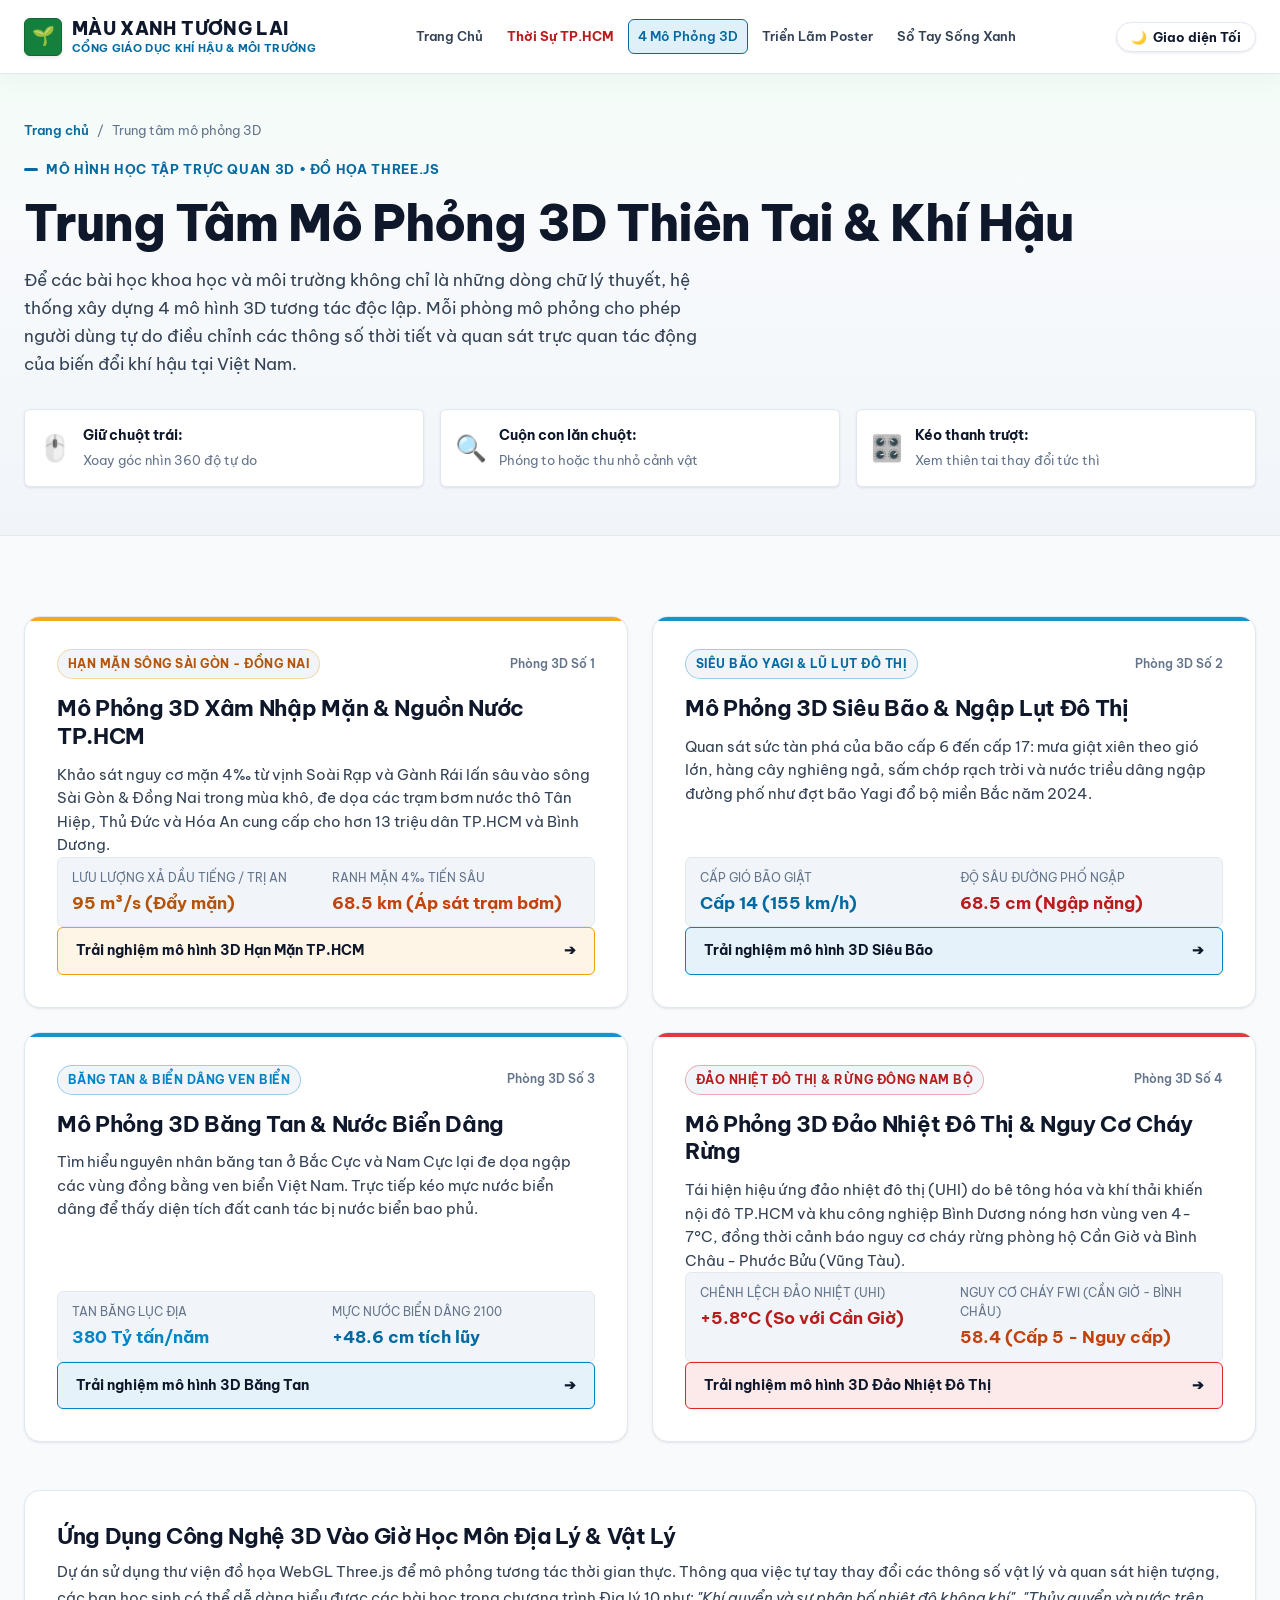
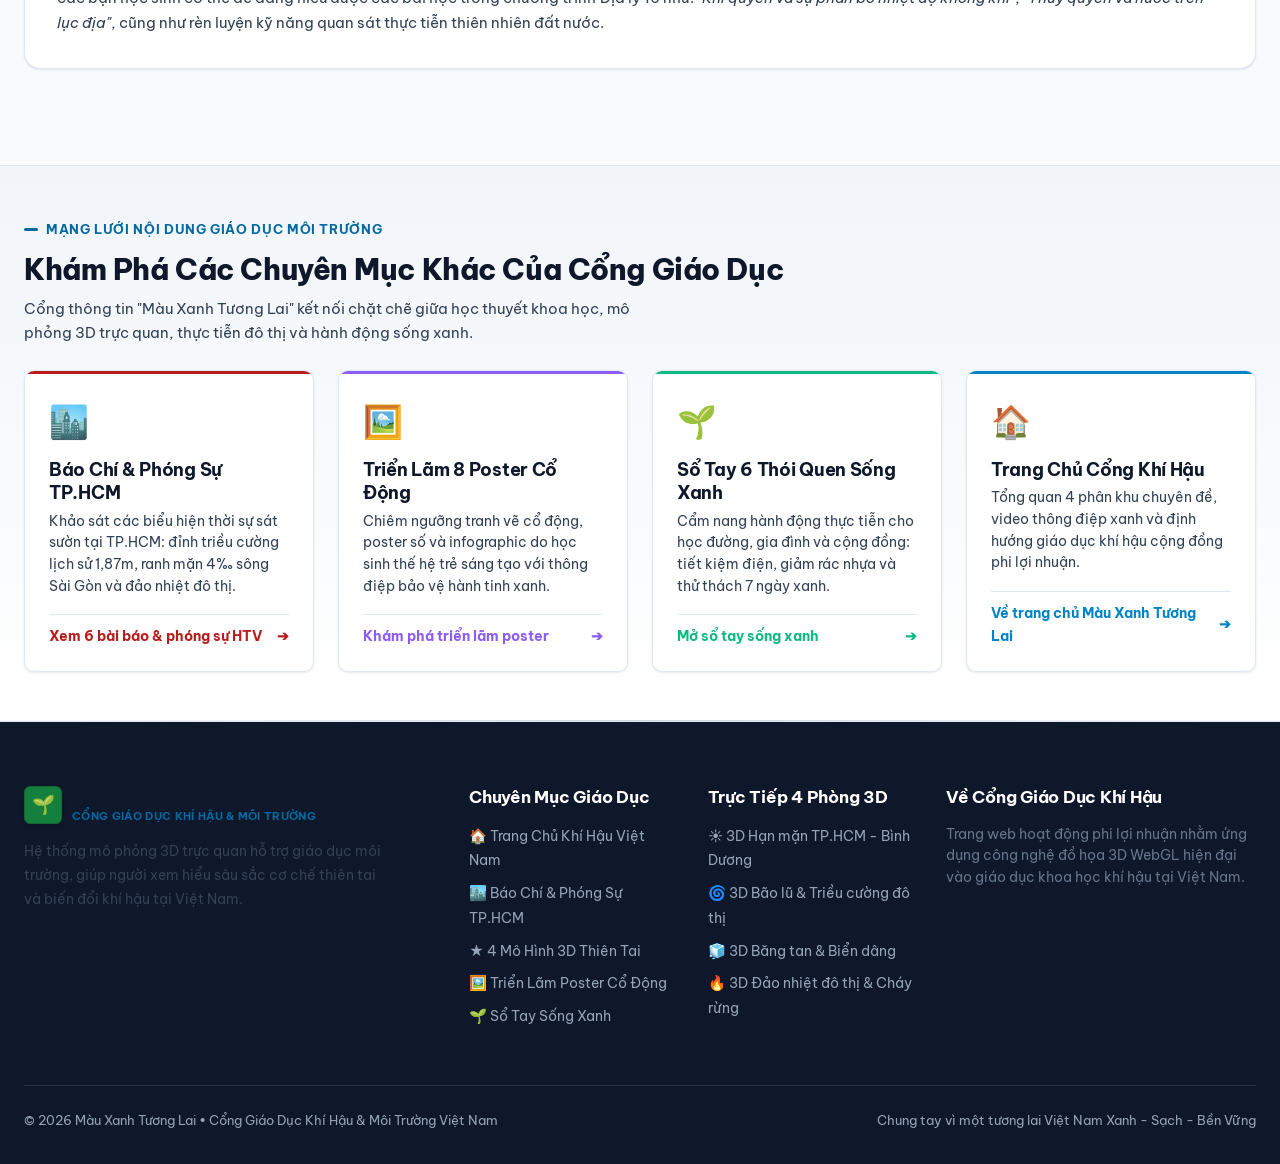
<file: trung-tam-mo-phong.html>
<!DOCTYPE html>
<html lang="vi">
<head>
  <meta charset="utf-8">
  <meta name="viewport" content="width=device-width, initial-scale=1, viewport-fit=cover">
  <title>Trung Tâm Mô Phỏng 3D Thiên Tai & Khí Hậu — Cổng Giáo Dục Khí Hậu Việt Nam</title>
  <meta name="description" content="Trung tâm mô phỏng 3D tương tác các hiện tượng khí hậu cực đoan tại Việt Nam: Hạn mặn, Siêu bão, Băng tan và Cháy rừng.">
  <link rel="stylesheet" href="css/climateverse.css">
</head>
<body>

  <!-- ===================================================================
       1. THANH ĐIỀU HƯỚNG TRANG CHÍNH
       =================================================================== -->
  <header class="hud-header" id="main-hud">
    <div class="container hud-nav-wrap">
      
      <!-- Brand Logo -->
      <a href="index.html" class="brand-logo" aria-label="Trang chủ Màu Xanh Tương Lai">
        <div class="brand-symbol">🌱</div>
        <div class="brand-text-wrap">
          <span class="brand-name">MÀU XANH TƯƠNG LAI</span>
          <span class="brand-tagline">Cổng Giáo Dục Khí Hậu & Môi Trường</span>
        </div>
      </a>

      <!-- Primary Navigation -->
      <nav aria-label="Điều hướng chính">
        <ul class="hud-nav-links">
          <li><a href="index.html" class="hud-link">Trang Chủ</a></li>
          <li><a href="index.html#bao-chi-tphcm" class="hud-link" style="color: #b91c1c; font-weight: 700;">Thời Sự TP.HCM</a></li>
          <li><a href="trung-tam-mo-phong.html" class="hud-link active">4 Mô Phỏng 3D</a></li>
          <li><a href="trien-lam-poster.html" class="hud-link">Triển Lãm Poster</a></li>
          <li><a href="so-tay-song-xanh.html" class="hud-link">Sổ Tay Sống Xanh</a></li>
        </ul>
      </nav>

      <!-- Theme Toggle -->
      <div style="display: flex; align-items: center; gap: var(--sp-3);">
        <button id="theme-toggle-btn" class="theme-toggle-btn" aria-label="Đổi giao diện Sáng / Tối" title="Chuyển chế độ Sáng / Tối">
          <span id="theme-icon">🌙</span>
          <span id="theme-text">Giao diện Tối</span>
        </button>
      </div>

    </div>
  </header>

  <!-- ===================================================================
       2. SUBPAGE HERO BANNER
       =================================================================== -->
  <section class="page-banner">
    <div class="container">
      <div class="breadcrumb-nav">
        <a href="index.html">Trang chủ</a>
        <span>/</span>
        <span>Trung tâm mô phỏng 3D</span>
      </div>

      <div class="section-eyebrow">MÔ HÌNH HỌC TẬP TRỰC QUAN 3D • ĐỒ HỌA THREE.JS</div>
      <h1 style="font-size: clamp(2rem, 3.8vw, 3.2rem); margin-bottom: 12px;">
        Trung Tâm Mô Phỏng 3D Thiên Tai & Khí Hậu
      </h1>
      <p class="section-desc">
        Để các bài học khoa học và môi trường không chỉ là những dòng chữ lý thuyết, hệ thống xây dựng 4 mô hình 3D tương tác độc lập. Mỗi phòng mô phỏng cho phép người dùng tự do điều chỉnh các thông số thời tiết và quan sát trực quan tác động của biến đổi khí hậu tại Việt Nam.
      </p>

      <!-- 3 Quick Tips for Interaction -->
      <div style="display: grid; grid-template-columns: repeat(auto-fit, minmax(220px, 1fr)); gap: var(--sp-4); margin-top: var(--sp-8);">
        <div style="background: var(--space-surface); border: 1px solid var(--space-border); border-radius: var(--radius-sm); padding: 14px; box-shadow: var(--card-shadow); display: flex; align-items: center; gap: 12px;">
          <span style="font-size: 1.6rem;">🖱️</span>
          <div>
            <strong style="color: var(--text-white); font-size: 0.88rem; display: block;">Giữ chuột trái:</strong>
            <span style="font-size: 0.8rem; color: var(--text-dim);">Xoay góc nhìn 360 độ tự do</span>
          </div>
        </div>

        <div style="background: var(--space-surface); border: 1px solid var(--space-border); border-radius: var(--radius-sm); padding: 14px; box-shadow: var(--card-shadow); display: flex; align-items: center; gap: 12px;">
          <span style="font-size: 1.6rem;">🔍</span>
          <div>
            <strong style="color: var(--text-white); font-size: 0.88rem; display: block;">Cuộn con lăn chuột:</strong>
            <span style="font-size: 0.8rem; color: var(--text-dim);">Phóng to hoặc thu nhỏ cảnh vật</span>
          </div>
        </div>

        <div style="background: var(--space-surface); border: 1px solid var(--space-border); border-radius: var(--radius-sm); padding: 14px; box-shadow: var(--card-shadow); display: flex; align-items: center; gap: 12px;">
          <span style="font-size: 1.6rem;">🎛️</span>
          <div>
            <strong style="color: var(--text-white); font-size: 0.88rem; display: block;">Kéo thanh trượt:</strong>
            <span style="font-size: 0.8rem; color: var(--text-dim);">Xem thiên tai thay đổi tức thì</span>
          </div>
        </div>
      </div>

    </div>
  </section>

  <!-- ===================================================================
       3. 4 SIMULATION LAB CARDS
       =================================================================== -->
  <section class="section" style="padding-top: var(--sp-12);">
    <div class="container">
      
      <div class="sim-hub-grid">
        
        <!-- Simulation Card 1: Hạn hán & Xâm nhập mặn -->
        <a href="mo-phong-han-han.html" class="sim-hub-card" style="--card-accent: #f59e0b; --card-glow: none; --card-btn-bg: rgba(245, 158, 11, 0.1);">
          <div class="sim-hub-badge-row">
            <span class="sim-hub-badge" style="color: #b45309; border-color: rgba(245, 158, 11, 0.35);">
              HẠN MẶN SÔNG SÀI GÒN - ĐỒNG NAI
            </span>
            <span style="font-size: 0.78rem; font-weight: 600; color: var(--text-dim);">Phòng 3D Số 1</span>
          </div>
          <h3 class="sim-hub-title">Mô Phỏng 3D Xâm Nhập Mặn & Nguồn Nước TP.HCM</h3>
          <p class="sim-hub-desc">
            Khảo sát nguy cơ mặn 4‰ từ vịnh Soài Rạp và Gành Rái lấn sâu vào sông Sài Gòn & Đồng Nai trong mùa khô, đe dọa các trạm bơm nước thô Tân Hiệp, Thủ Đức và Hóa An cung cấp cho hơn 13 triệu dân TP.HCM và Bình Dương.
          </p>
          <div class="sim-hub-metrics-preview">
            <div class="sim-hub-metric-item">
              <div class="sub">LƯU LƯỢNG XẢ DẦU TIẾNG / TRỊ AN</div>
              <div class="val" style="color: #b45309;">95 m³/s (Đẩy mặn)</div>
            </div>
            <div class="sim-hub-metric-item">
              <div class="sub">RANH MẶN 4‰ TIẾN SÂU</div>
              <div class="val" style="color: var(--data-heat);">68.5 km (Áp sát trạm bơm)</div>
            </div>
          </div>
          <div class="sim-hub-cta-btn">
            <span>Trải nghiệm mô hình 3D Hạn Mặn TP.HCM</span>
            <span>➔</span>
          </div>
        </a>

        <!-- Simulation Card 2: Bão lũ & Ngập lụt -->
        <a href="mo-phong-bao-lu.html" class="sim-hub-card" style="--card-accent: #0284c7; --card-glow: none; --card-btn-bg: rgba(2, 132, 199, 0.1);">
          <div class="sim-hub-badge-row">
            <span class="sim-hub-badge" style="color: #0369a1; border-color: rgba(2, 132, 199, 0.35);">
              SIÊU BÃO YAGI & LŨ LỤT ĐÔ THỊ
            </span>
            <span style="font-size: 0.78rem; font-weight: 600; color: var(--text-dim);">Phòng 3D Số 2</span>
          </div>
          <h3 class="sim-hub-title">Mô Phỏng 3D Siêu Bão & Ngập Lụt Đô Thị</h3>
          <p class="sim-hub-desc">
            Quan sát sức tàn phá của bão cấp 6 đến cấp 17: mưa giật xiên theo gió lớn, hàng cây nghiêng ngả, sấm chớp rạch trời và nước triều dâng ngập đường phố như đợt bão Yagi đổ bộ miền Bắc năm 2024.
          </p>
          <div class="sim-hub-metrics-preview">
            <div class="sim-hub-metric-item">
              <div class="sub">CẤP GIÓ BÃO GIẬT</div>
              <div class="val" style="color: #0369a1;">Cấp 14 (155 km/h)</div>
            </div>
            <div class="sim-hub-metric-item">
              <div class="sub">ĐỘ SÂU ĐƯỜNG PHỐ NGẬP</div>
              <div class="val" style="color: var(--data-critical);">68.5 cm (Ngập nặng)</div>
            </div>
          </div>
          <div class="sim-hub-cta-btn">
            <span>Trải nghiệm mô hình 3D Siêu Bão</span>
            <span>➔</span>
          </div>
        </a>

        <!-- Simulation Card 3: Băng tan & Nước biển dâng -->
        <a href="mo-phong-bang-tan.html" class="sim-hub-card" style="--card-accent: #0284c7; --card-glow: none; --card-btn-bg: rgba(2, 132, 199, 0.1);">
          <div class="sim-hub-badge-row">
            <span class="sim-hub-badge" style="color: #0284c7; border-color: rgba(2, 132, 199, 0.35);">
              BĂNG TAN & BIỂN DÂNG VEN BIỂN
            </span>
            <span style="font-size: 0.78rem; font-weight: 600; color: var(--text-dim);">Phòng 3D Số 3</span>
          </div>
          <h3 class="sim-hub-title">Mô Phỏng 3D Băng Tan & Nước Biển Dâng</h3>
          <p class="sim-hub-desc">
            Tìm hiểu nguyên nhân băng tan ở Bắc Cực và Nam Cực lại đe dọa ngập các vùng đồng bằng ven biển Việt Nam. Trực tiếp kéo mực nước biển dâng để thấy diện tích đất canh tác bị nước biển bao phủ.
          </p>
          <div class="sim-hub-metrics-preview">
            <div class="sim-hub-metric-item">
              <div class="sub">TAN BĂNG LỤC ĐỊA</div>
              <div class="val" style="color: #0284c7;">380 Tỷ tấn/năm</div>
            </div>
            <div class="sim-hub-metric-item">
              <div class="sub">MỰC NƯỚC BIỂN DÂNG 2100</div>
              <div class="val" style="color: var(--cyan-glacier);">+48.6 cm tích lũy</div>
            </div>
          </div>
          <div class="sim-hub-cta-btn">
            <span>Trải nghiệm mô hình 3D Băng Tan</span>
            <span>➔</span>
          </div>
        </a>

        <!-- Simulation Card 4: Sóng nhiệt & Cháy rừng -->
        <a href="mo-phong-chay-rung.html" class="sim-hub-card" style="--card-accent: #dc2626; --card-glow: none; --card-btn-bg: rgba(220, 38, 38, 0.1);">
          <div class="sim-hub-badge-row">
            <span class="sim-hub-badge" style="color: #b91c1c; border-color: rgba(220, 38, 38, 0.35);">
              ĐẢO NHIỆT ĐÔ THỊ & RỪNG ĐÔNG NAM BỘ
            </span>
            <span style="font-size: 0.78rem; font-weight: 600; color: var(--text-dim);">Phòng 3D Số 4</span>
          </div>
          <h3 class="sim-hub-title">Mô Phỏng 3D Đảo Nhiệt Đô Thị & Nguy Cơ Cháy Rừng</h3>
          <p class="sim-hub-desc">
            Tái hiện hiệu ứng đảo nhiệt đô thị (UHI) do bê tông hóa và khí thải khiến nội đô TP.HCM và khu công nghiệp Bình Dương nóng hơn vùng ven 4-7°C, đồng thời cảnh báo nguy cơ cháy rừng phòng hộ Cần Giờ và Bình Châu - Phước Bửu (Vũng Tàu).
          </p>
          <div class="sim-hub-metrics-preview">
            <div class="sim-hub-metric-item">
              <div class="sub">CHÊNH LỆCH ĐẢO NHIỆT (UHI)</div>
              <div class="val" style="color: #b91c1c;">+5.8°C (So với Cần Giờ)</div>
            </div>
            <div class="sim-hub-metric-item">
              <div class="sub">NGUY CƠ CHÁY FWI (CẦN GIỜ - BÌNH CHÂU)</div>
              <div class="val" style="color: var(--data-heat);">58.4 (Cấp 5 - Nguy cấp)</div>
            </div>
          </div>
          <div class="sim-hub-cta-btn">
            <span>Trải nghiệm mô hình 3D Đảo Nhiệt Đô Thị</span>
            <span>➔</span>
          </div>
        </a>

      </div>

      <!-- Educational Note -->
      <div style="margin-top: var(--sp-12); background: var(--space-surface); border: 1px solid var(--space-border); border-radius: var(--radius-lg); padding: var(--sp-8); box-shadow: var(--card-shadow);">
        <h3 style="font-size: 1.35rem; color: var(--text-white); margin-bottom: 8px;">Ứng Dụng Công Nghệ 3D Vào Giờ Học Môn Địa Lý & Vật Lý</h3>
        <p style="color: var(--text-muted); font-size: 0.95rem; line-height: 1.7; margin: 0;">
          Dự án sử dụng thư viện đồ họa WebGL Three.js để mô phỏng tương tác thời gian thực. Thông qua việc tự tay thay đổi các thông số vật lý và quan sát hiện tượng, các bạn học sinh có thể dễ dàng hiểu được các bài học trong chương trình Địa lý 10 như: <em>"Khí quyển và sự phân bố nhiệt độ không khí"</em>, <em>"Thủy quyển và nước trên lục địa"</em>, cũng như rèn luyện kỹ năng quan sát thực tiễn thiên nhiên đất nước.
        </p>
      </div>

    </div>
  </section>

  <!-- ===================================================================
       LIÊN KẾT CHÉO CÁC CHUYÊN MỤC CỦA CỔNG GIÁO DỤC
       =================================================================== -->
  <section class="cross-portal-section">
    <div class="container">
      <div class="section-eyebrow">MẠNG LƯỚI NỘI DUNG GIÁO DỤC MÔI TRƯỜNG</div>
      <h2 style="font-size: 1.8rem; margin-bottom: 8px;">Khám Phá Các Chuyên Mục Khác Của Cổng Giáo Dục</h2>
      <p style="color: var(--text-muted); font-size: 0.92rem; max-width: 650px; margin-bottom: var(--sp-6);">
        Cổng thông tin "Màu Xanh Tương Lai" kết nối chặt chẽ giữa học thuyết khoa học, mô phỏng 3D trực quan, thực tiễn đô thị và hành động sống xanh.
      </p>

      <div class="cross-portal-grid">
        <!-- Card 1: Báo chí & Phóng sự TP.HCM -->
        <a href="index.html#bao-chi-tphcm" class="cross-portal-card" style="--card-accent: #b91c1c;">
          <div>
            <span class="cross-portal-icon">🏙️</span>
            <h3 class="cross-portal-title">Báo Chí & Phóng Sự TP.HCM</h3>
            <p class="cross-portal-desc">
              Khảo sát các biểu hiện thời sự sát sườn tại TP.HCM: đỉnh triều cường lịch sử 1,87m, ranh mặn 4‰ sông Sài Gòn và đảo nhiệt đô thị.
            </p>
          </div>
          <div class="cross-portal-btn">
            <span>Xem 6 bài báo & phóng sự HTV</span>
            <span>➔</span>
          </div>
        </a>

        <!-- Card 2: Triển lãm Poster -->
        <a href="trien-lam-poster.html" class="cross-portal-card" style="--card-accent: #8b5cf6;">
          <div>
            <span class="cross-portal-icon">🖼️</span>
            <h3 class="cross-portal-title">Triển Lãm 8 Poster Cổ Động</h3>
            <p class="cross-portal-desc">
              Chiêm ngưỡng tranh vẽ cổ động, poster số và infographic do học sinh thế hệ trẻ sáng tạo với thông điệp bảo vệ hành tinh xanh.
            </p>
          </div>
          <div class="cross-portal-btn">
            <span>Khám phá triển lãm poster</span>
            <span>➔</span>
          </div>
        </a>

        <!-- Card 3: Sổ tay sống xanh -->
        <a href="so-tay-song-xanh.html" class="cross-portal-card" style="--card-accent: #10b981;">
          <div>
            <span class="cross-portal-icon">🌱</span>
            <h3 class="cross-portal-title">Sổ Tay 6 Thói Quen Sống Xanh</h3>
            <p class="cross-portal-desc">
              Cẩm nang hành động thực tiễn cho học đường, gia đình và cộng đồng: tiết kiệm điện, giảm rác nhựa và thử thách 7 ngày xanh.
            </p>
          </div>
          <div class="cross-portal-btn">
            <span>Mở sổ tay sống xanh</span>
            <span>➔</span>
          </div>
        </a>

        <!-- Card 4: Trang chủ -->
        <a href="index.html" class="cross-portal-card" style="--card-accent: #0284c7;">
          <div>
            <span class="cross-portal-icon">🏠</span>
            <h3 class="cross-portal-title">Trang Chủ Cổng Khí Hậu</h3>
            <p class="cross-portal-desc">
              Tổng quan 4 phân khu chuyên đề, video thông điệp xanh và định hướng giáo dục khí hậu cộng đồng phi lợi nhuận.
            </p>
          </div>
          <div class="cross-portal-btn">
            <span>Về trang chủ Màu Xanh Tương Lai</span>
            <span>➔</span>
          </div>
        </a>
      </div>
    </div>
  </section>

  <div class="section-divider"></div>

  <!-- ===================================================================
       4. FOOTER
       =================================================================== -->
  <footer class="climate-footer">
    <div class="container">
      <div class="footer-columns">
        
        <div class="footer-col">
          <div class="brand-logo" style="margin-bottom: var(--sp-4);">
            <div class="brand-symbol">🌱</div>
            <div class="brand-text-wrap">
              <span class="brand-name">MÀU XANH TƯƠNG LAI</span>
              <span class="brand-tagline">Cổng Giáo Dục Khí Hậu & Môi Trường</span>
            </div>
          </div>
          <p style="color: var(--text-muted); font-size: 0.9rem; line-height: 1.65; max-width: 360px;">
            Hệ thống mô phỏng 3D trực quan hỗ trợ giáo dục môi trường, giúp người xem hiểu sâu sắc cơ chế thiên tai và biến đổi khí hậu tại Việt Nam.
          </p>
        </div>

        <div class="footer-col">
          <h4>Chuyên Mục Giáo Dục</h4>
          <ul>
            <li><a href="index.html">🏠 Trang Chủ Khí Hậu Việt Nam</a></li>
            <li><a href="index.html#bao-chi-tphcm">🏙️ Báo Chí & Phóng Sự TP.HCM</a></li>
            <li><a href="trung-tam-mo-phong.html">★ 4 Mô Hình 3D Thiên Tai</a></li>
            <li><a href="trien-lam-poster.html">🖼️ Triển Lãm Poster Cổ Động</a></li>
            <li><a href="so-tay-song-xanh.html">🌱 Sổ Tay Sống Xanh</a></li>
          </ul>
        </div>

        <div class="footer-col">
          <h4>Trực Tiếp 4 Phòng 3D</h4>
          <ul>
            <li><a href="mo-phong-han-han.html">☀️ 3D Hạn mặn TP.HCM - Bình Dương</a></li>
            <li><a href="mo-phong-bao-lu.html">🌀 3D Bão lũ & Triều cường đô thị</a></li>
            <li><a href="mo-phong-bang-tan.html">🧊 3D Băng tan & Biển dâng</a></li>
            <li><a href="mo-phong-chay-rung.html">🔥 3D Đảo nhiệt đô thị & Cháy rừng</a></li>
          </ul>
        </div>

        <div class="footer-col">
          <h4>Về Cổng Giáo Dục Khí Hậu</h4>
          <p style="font-size: 0.85rem; color: var(--text-dim); line-height: 1.6;">
            Trang web hoạt động phi lợi nhuận nhằm ứng dụng công nghệ đồ họa 3D WebGL hiện đại vào giáo dục khoa học khí hậu tại Việt Nam.
          </p>
        </div>

      </div>

      <div class="footer-bottom-bar">
        <div>© 2026 Màu Xanh Tương Lai • Cổng Giáo Dục Khí Hậu & Môi Trường Việt Nam</div>
        <div>Chung tay vì một tương lai Việt Nam Xanh - Sạch - Bền Vững</div>
      </div>
    </div>
  </footer>

  <!-- ===================================================================
       5. JAVASCRIPT SCRIPTS
       =================================================================== -->
  <script>
    // Theme Toggle
    const themeBtn = document.getElementById('theme-toggle-btn');
    const themeIcon = document.getElementById('theme-icon');
    const themeText = document.getElementById('theme-text');

    function applyAppTheme(theme) {
      document.documentElement.setAttribute('data-theme', theme);
      try {
        localStorage.setItem('climateverse_theme', theme);
      } catch (err) {}

      if (theme === 'dark') {
        if (themeIcon) themeIcon.textContent = '☀️';
        if (themeText) themeText.textContent = 'Giao diện Sáng';
      } else {
        if (themeIcon) themeIcon.textContent = '🌙';
        if (themeText) themeText.textContent = 'Giao diện Tối';
      }
    }

    let initialTheme = 'light';
    try {
      initialTheme = localStorage.getItem('climateverse_theme') || 'light';
    } catch (e) {}
    applyAppTheme(initialTheme);

    if (themeBtn) {
      themeBtn.addEventListener('click', () => {
        const current = document.documentElement.getAttribute('data-theme') || 'light';
        applyAppTheme(current === 'dark' ? 'light' : 'dark');
      });
    }
  </script>
</body>
</html>
</file>
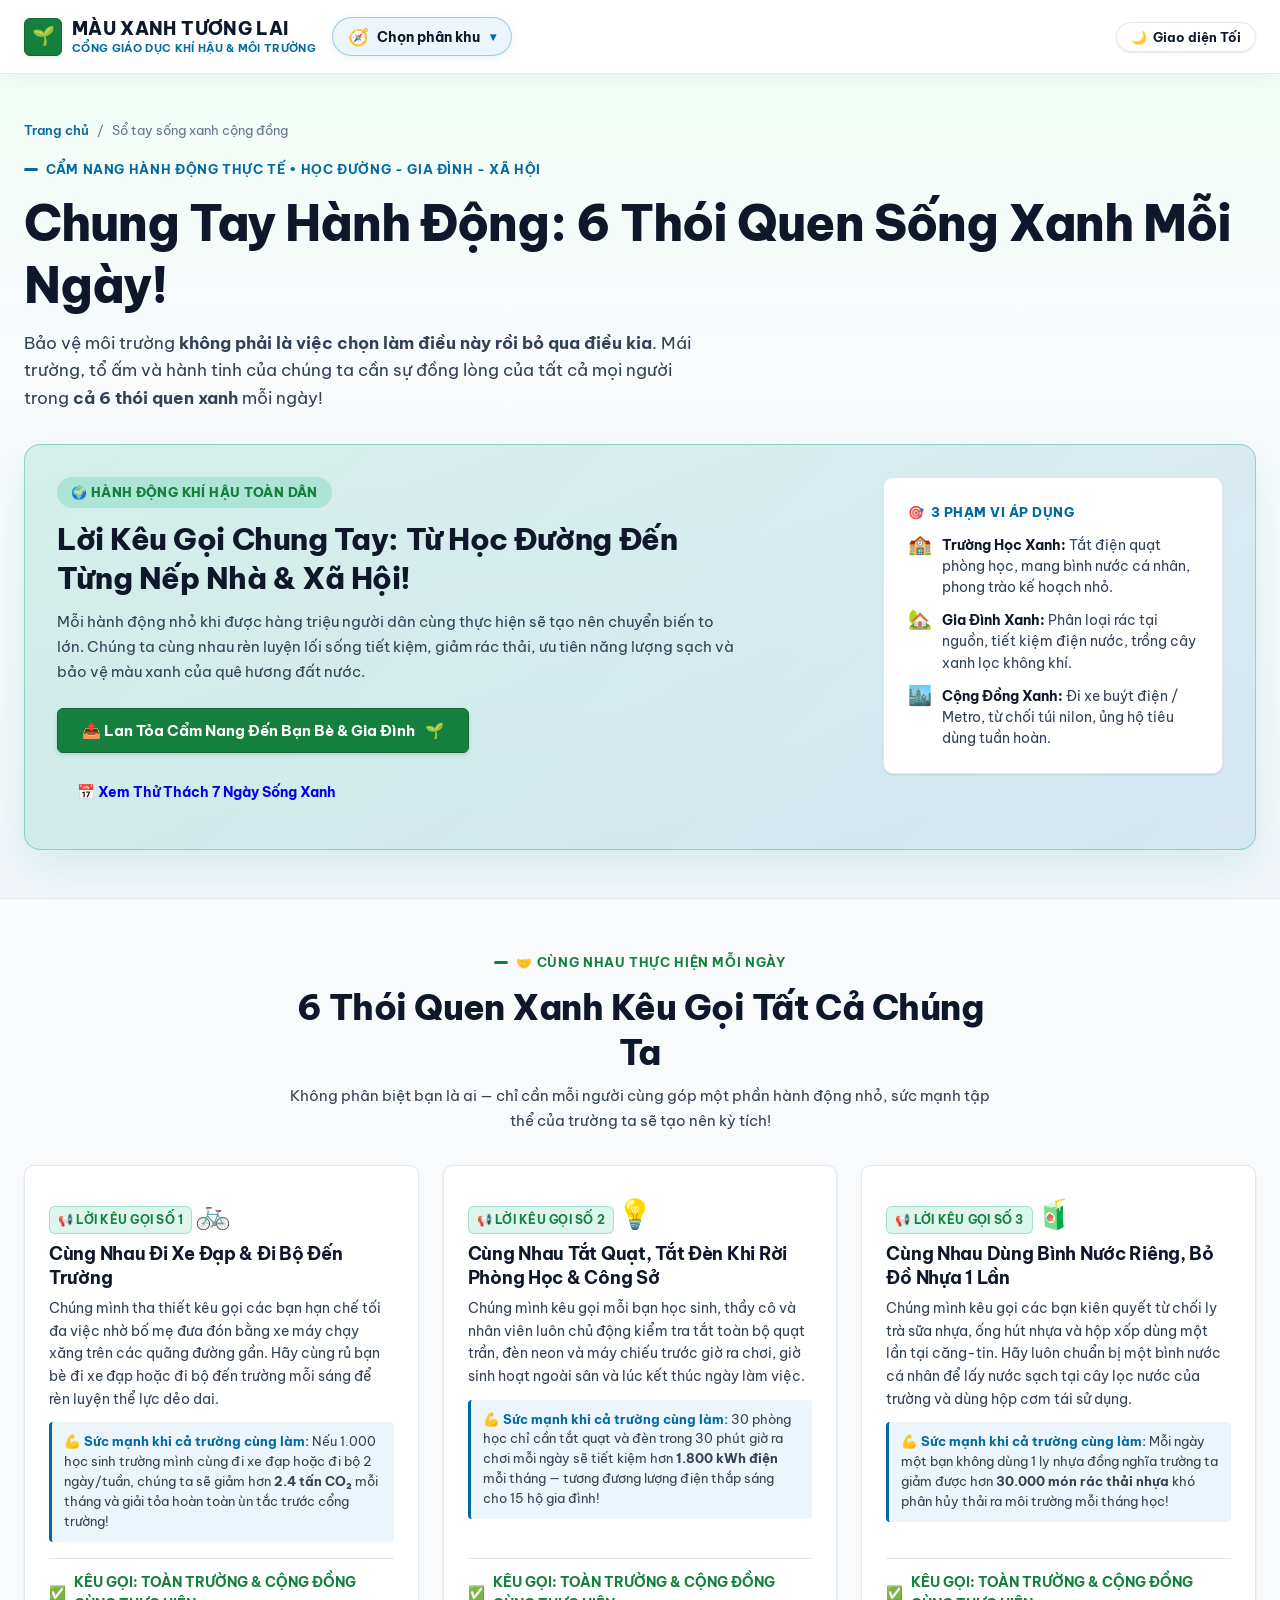
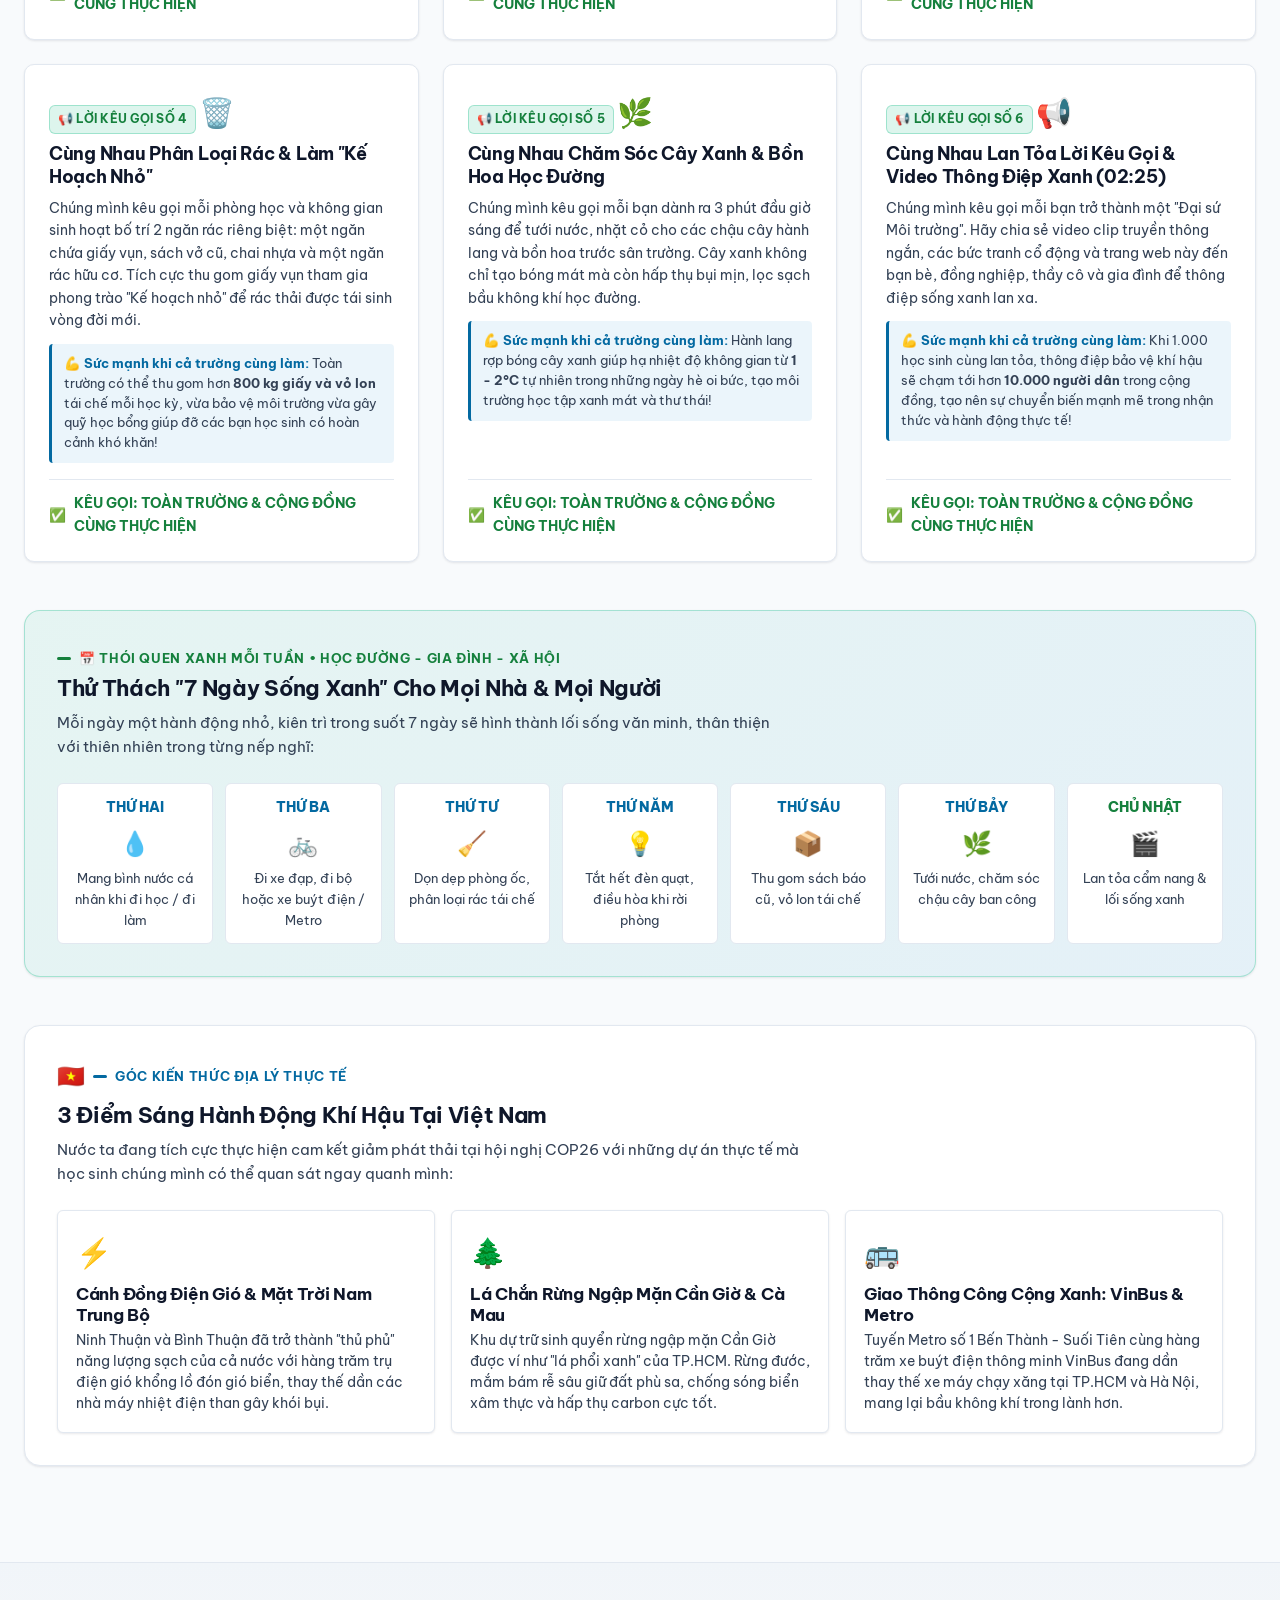
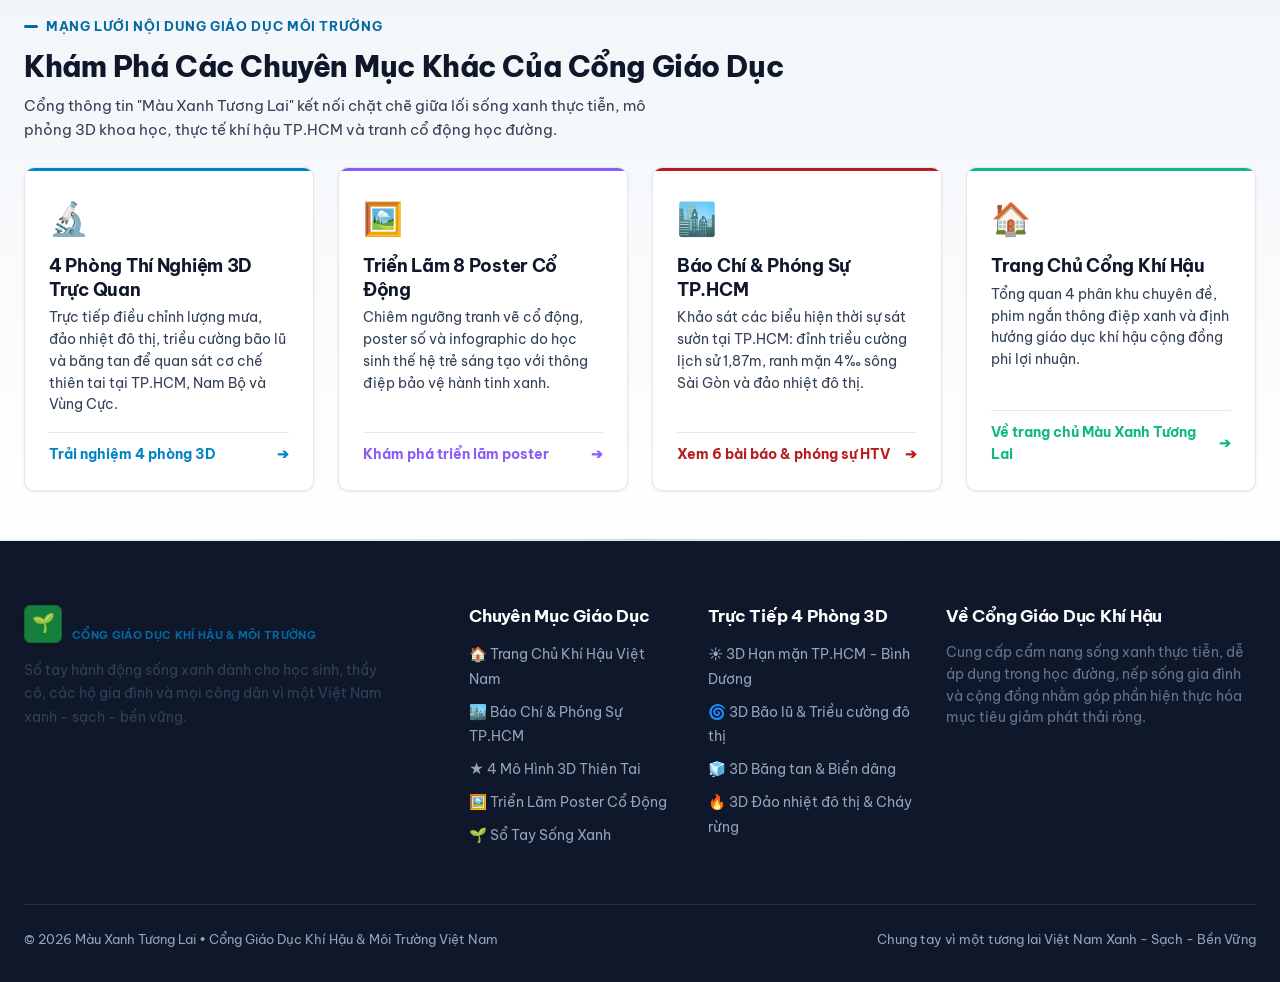
<file: pages/so-tay-song-xanh.html>
<!DOCTYPE html>
<html lang="vi">
<head>
  <meta charset="utf-8">
  <meta name="viewport" content="width=device-width, initial-scale=1, viewport-fit=cover">
  <title>Sổ Tay Sống Xanh — Cổng Giáo Dục Khí Hậu Việt Nam</title>
  <meta name="description" content="Sổ tay hành động sống xanh thực tiễn dành cho học đường, gia đình và cộng đồng xã hội ứng phó với biến đổi khí hậu.">
  <link rel="stylesheet" href="../css/climateverse.css">
</head>
<body>

  <!-- ===================================================================
       1. THANH ĐIỀU HƯỚNG TRANG CHÍNH
       =================================================================== -->
  <header class="hud-header" id="main-hud">
    <div class="container hud-nav-wrap">
      
      <!-- Left Cluster: Brand Logo + Quick Jump Dropdown Menu -->
      <div class="header-left-cluster">
        <a href="../index.html" class="brand-logo" aria-label="Trang chủ Màu Xanh Tương Lai">
          <div class="brand-symbol">🌱</div>
          <div class="brand-text-wrap">
            <span class="brand-name">MÀU XANH TƯƠNG LAI</span>
            <span class="brand-tagline">Cổng Giáo Dục Khí Hậu & Môi Trường</span>
          </div>
        </a>

        <!-- Nút Dropdown Điều Hướng Phân Khu Ở Góc Trái -->
        <div class="nav-dropdown-wrapper" id="nav-dropdown-wrap">
          <button class="nav-dropdown-trigger" id="nav-dropdown-btn" aria-haspopup="true" aria-expanded="false" onclick="toggleNavDropdown(event)" title="Bấm để chọn và chuyển nhanh tới phân khu">
            <span class="dropdown-trigger-icon">🧭</span>
            <span class="dropdown-trigger-text">Chọn phân khu</span>
            <span class="dropdown-arrow-icon">▾</span>
          </button>
          
          <div class="nav-dropdown-menu" id="nav-dropdown-menu" role="menu">
            <div class="dropdown-menu-header">
              <span>ĐIỀU HƯỚNG CỔNG THÔNG TIN</span>
            </div>
            
            <a href="../index.html#hero" class="dropdown-menu-item" role="menuitem">
              <span class="item-icon">🏠</span>
              <div class="item-info">
                <span class="item-title">Trang Chủ & Video Lan Tỏa</span>
                <span class="item-sub">Thông điệp 02:25 & Giới thiệu tổng quan</span>
              </div>
            </a>

            <a href="../index.html#phan-khu-thoi-su" class="dropdown-menu-item" role="menuitem">
              <span class="item-icon" style="background: rgba(185, 28, 28, 0.12); color: #b91c1c;">📰</span>
              <div class="item-info">
                <span class="item-title" style="color: #b91c1c;">Phân Khu I: Thời Sự & Tư Liệu TP.HCM</span>
                <span class="item-sub">Phóng sự VTV/HTV, 4 biểu hiện đô thị & báo chí</span>
              </div>
            </a>

            <a href="../index.html#phan-khu-mo-phong" class="dropdown-menu-item" role="menuitem">
              <span class="item-icon" style="background: rgba(2, 132, 199, 0.12); color: #0284c7;">🔬</span>
              <div class="item-info">
                <span class="item-title" style="color: #0284c7;">Phân Khu II: Thí Nghiệm & Mô Phỏng 3D</span>
                <span class="item-sub">4 Phòng 3D WebGL tương tác trực tiếp</span>
              </div>
            </a>

            <a href="../index.html#phan-khu-hoc-sinh" class="dropdown-menu-item" role="menuitem">
              <span class="item-icon" style="background: rgba(139, 92, 246, 0.12); color: #8b5cf6;">🎨</span>
              <div class="item-info">
                <span class="item-title" style="color: #8b5cf6;">Phân Khu III: Poster & Sáng Tạo Trẻ</span>
                <span class="item-sub">8 Tác phẩm tranh cổ động & Infographic</span>
              </div>
            </a>

            <a href="../index.html#phan-khu-giai-phap" class="dropdown-menu-item" role="menuitem">
              <span class="item-icon" style="background: rgba(16, 185, 129, 0.12); color: #10b981;">🌱</span>
              <div class="item-info">
                <span class="item-title" style="color: #10b981;">Phân Khu IV: Cẩm Nang Sống Xanh</span>
                <span class="item-sub">6 Thói quen thực tiễn & Thử thách 7 ngày</span>
              </div>
            </a>

            <div class="dropdown-divider"></div>
            <div class="dropdown-menu-header">
              <span>CÁC TRANG CHUYÊN ĐỀ RIÊNG BIỆT</span>
            </div>

            <a href="trung-tam-mo-phong.html" class="dropdown-menu-item" role="menuitem">
              <span class="item-icon">🏛️</span>
              <div class="item-info">
                <span class="item-title">Sảnh 4 Phòng Mô Phỏng 3D</span>
                <span class="item-sub">Hạn mặn • Siêu bão • Băng tan • Đảo nhiệt</span>
              </div>
              <span class="item-arrow">➔</span>
            </a>

            <a href="trien-lam-poster.html" class="dropdown-menu-item" role="menuitem">
              <span class="item-icon">🖼️</span>
              <div class="item-info">
                <span class="item-title">Triển Lãm Poster Học Đường</span>
                <span class="item-sub">Xem tranh khổ lớn & bộ lọc chủ đề</span>
              </div>
              <span class="item-arrow">➔</span>
            </a>

            <a href="so-tay-song-xanh.html" class="dropdown-menu-item" role="menuitem">
              <span class="item-icon">📖</span>
              <div class="item-info">
                <span class="item-title">Sổ Tay 6 Thói Quen Sống Xanh</span>
                <span class="item-sub">Cẩm nang hành động vì môi trường</span>
              </div>
              <span class="item-arrow">➔</span>
            </a>
          </div>
        </div>
      </div>

      <!-- Theme Toggle -->
      <div style="display: flex; align-items: center; gap: var(--sp-3);">
        <button id="theme-toggle-btn" class="theme-toggle-btn" aria-label="Đổi giao diện Sáng / Tối" title="Chuyển chế độ Sáng / Tối">
          <span id="theme-icon">🌙</span>
          <span id="theme-text">Giao diện Tối</span>
        </button>
      </div>

    </div>
  </header>

  <!-- ===================================================================
       2. SUBPAGE HERO BANNER
       =================================================================== -->
  <section class="page-banner">
    <div class="container">
      <div class="breadcrumb-nav">
        <a href="../index.html">Trang chủ</a>
        <span>/</span>
        <span>Sổ tay sống xanh cộng đồng</span>
      </div>

      <div class="section-eyebrow">CẨM NANG HÀNH ĐỘNG THỰC TẾ • HỌC ĐƯỜNG - GIA ĐÌNH - XÃ HỘI</div>
      <h1 style="font-size: clamp(2rem, 3.8vw, 3.2rem); margin-bottom: 12px;">
        Chung Tay Hành Động: 6 Thói Quen Sống Xanh Mỗi Ngày!
      </h1>
      <p class="section-desc">
        Bảo vệ môi trường <strong>không phải là việc chọn làm điều này rồi bỏ qua điều kia</strong>. Mái trường, tổ ấm và hành tinh của chúng ta cần sự đồng lòng của tất cả mọi người trong <strong>cả 6 thói quen xanh</strong> mỗi ngày!
      </p>

      <!-- Community Call to Action Card -->
      <div style="background: linear-gradient(135deg, rgba(16, 185, 129, 0.15), rgba(2, 132, 199, 0.12)); border: 1.5px solid rgba(16, 185, 129, 0.4); border-radius: var(--radius-lg); padding: var(--sp-8); margin-top: var(--sp-8); box-shadow: 0 16px 36px rgba(16, 185, 129, 0.12);">
        <div style="display: flex; justify-content: space-between; align-items: flex-start; flex-wrap: wrap; gap: var(--sp-6);">
          
          <div style="max-width: 680px;">
            <div style="display: inline-flex; align-items: center; gap: 6px; background: rgba(16, 185, 129, 0.2); color: var(--data-vegetation); padding: 5px 14px; border-radius: var(--radius-full); font-size: 0.8rem; font-weight: 800; letter-spacing: 0.03em; margin-bottom: 12px;">
              🌍 HÀNH ĐỘNG KHÍ HẬU TOÀN DÂN
            </div>
            <h2 style="font-size: clamp(1.4rem, 2.4vw, 1.9rem); color: var(--text-white); margin-bottom: 10px; line-height: 1.3;">
              Lời Kêu Gọi Chung Tay: Từ Học Đường Đến Từng Nếp Nhà & Xã Hội!
            </h2>
            <p style="font-size: 0.95rem; color: var(--text-muted); line-height: 1.65; margin-bottom: var(--sp-6);">
              Mỗi hành động nhỏ khi được hàng triệu người dân cùng thực hiện sẽ tạo nên chuyển biến to lớn. Chúng ta cùng nhau rèn luyện lối sống tiết kiệm, giảm rác thải, ưu tiên năng lượng sạch và bảo vệ màu xanh của quê hương đất nước.
            </p>
            
            <!-- Actions -->
            <div style="display: flex; align-items: center; gap: var(--sp-4); flex-wrap: wrap;">
              <button class="btn-climate btn-primary" onclick="shareGreenHandbook()" style="padding: 12px 24px; font-size: 0.95rem; font-weight: 700;">
                <span>📤 Lan Tỏa Cẩm Nang Đến Bạn Bè & Gia Đình</span>
                <span>🌱</span>
              </button>
              <a href="#thu-thach-7-ngay" class="btn-climate btn-secondary" style="padding: 12px 20px; font-size: 0.9rem;">
                <span>📅 Xem Thử Thách 7 Ngày Sống Xanh</span>
              </a>
            </div>
            
            <div id="share-toast" style="display: none; margin-top: 14px; padding: 12px 16px; background: rgba(16, 185, 129, 0.2); border: 1px solid var(--data-vegetation); border-radius: var(--radius-sm); font-size: 0.92rem; color: var(--text-white); line-height: 1.5;">
              🌿 <strong>Đã sao chép liên kết cẩm nang!</strong> Hãy chia sẻ đến người thân, bạn bè trên Zalo, Facebook để cùng thực hành nhé!
            </div>
          </div>

          <!-- 3-Pillar Quick Summary Box -->
          <div style="background: var(--card-bg); border: 1px solid var(--space-border); border-radius: var(--radius-md); padding: var(--sp-6); min-width: 270px; box-shadow: var(--card-shadow); flex-grow: 1; max-width: 340px;">
            <div style="font-size: 0.8rem; font-weight: 800; color: var(--cyan-glacier); text-transform: uppercase; letter-spacing: 0.04em; margin-bottom: 12px; display: flex; align-items: center; gap: 6px;">
              <span>🎯</span> 3 PHẠM VI ÁP DỤNG
            </div>
            
            <div style="display: flex; flex-direction: column; gap: 12px;">
              <div style="display: flex; align-items: flex-start; gap: 10px; font-size: 0.88rem; line-height: 1.5;">
                <span style="font-size: 1.2rem; line-height: 1;">🏫</span>
                <div>
                  <strong style="color: var(--text-white);">Trường Học Xanh:</strong> Tắt điện quạt phòng học, mang bình nước cá nhân, phong trào kế hoạch nhỏ.
                </div>
              </div>
              <div style="display: flex; align-items: flex-start; gap: 10px; font-size: 0.88rem; line-height: 1.5;">
                <span style="font-size: 1.2rem; line-height: 1;">🏡</span>
                <div>
                  <strong style="color: var(--text-white);">Gia Đình Xanh:</strong> Phân loại rác tại nguồn, tiết kiệm điện nước, trồng cây xanh lọc không khí.
                </div>
              </div>
              <div style="display: flex; align-items: flex-start; gap: 10px; font-size: 0.88rem; line-height: 1.5;">
                <span style="font-size: 1.2rem; line-height: 1;">🏙️</span>
                <div>
                  <strong style="color: var(--text-white);">Cộng Đồng Xanh:</strong> Đi xe buýt điện / Metro, từ chối túi nilon, ủng hộ tiêu dùng tuần hoàn.
                </div>
              </div>
            </div>
          </div>

        </div>
      </div>

    </div>
  </section>

  <!-- ===================================================================
       3. 6 CALL-TO-ACTION CARDS (KÊU GỌI CÙNG NHAU THỰC HIỆN)
       =================================================================== -->
  <section class="section" style="padding-top: var(--sp-12);">
    <div class="container">
      
      <div style="text-align: center; max-width: 720px; margin: 0 auto var(--sp-8);">
        <div class="section-eyebrow" style="color: var(--data-vegetation);">🤝 CÙNG NHAU THỰC HIỆN MỖI NGÀY</div>
        <h2 style="font-size: clamp(1.6rem, 2.8vw, 2.2rem); margin-bottom: 8px;">6 Thói Quen Xanh Kêu Gọi Tất Cả Chúng Ta</h2>
        <p style="color: var(--text-muted); font-size: 0.95rem;">
          Không phân biệt bạn là ai — chỉ cần mỗi người cùng góp một phần hành động nhỏ, sức mạnh tập thể của trường ta sẽ tạo nên kỳ tích!
        </p>
      </div>

      <div class="solutions-matrix-grid">
        
        <!-- Action 1 -->
        <article class="solution-card">
          <div class="call-action-header">
            <span class="call-action-tag">📢 LỜI KÊU GỌI SỐ 1</span>
            <span style="font-size: 1.8rem;">🚲</span>
          </div>
          <h3 style="font-size: 1.15rem; margin-bottom: 8px; color: var(--text-white);">Cùng Nhau Đi Xe Đạp & Đi Bộ Đến Trường</h3>
          <p style="font-size: 0.88rem; color: var(--text-muted); line-height: 1.6; margin-bottom: 0;">
            Chúng mình tha thiết kêu gọi các bạn hạn chế tối đa việc nhờ bố mẹ đưa đón bằng xe máy chạy xăng trên các quãng đường gần. Hãy cùng rủ bạn bè đi xe đạp hoặc đi bộ đến trường mỗi sáng để rèn luyện thể lực dẻo dai.
          </p>
          <div class="collective-power-box">
            <strong style="color: var(--cyan-glacier);">💪 Sức mạnh khi cả trường cùng làm:</strong> Nếu 1.000 học sinh trường mình cùng đi xe đạp hoặc đi bộ 2 ngày/tuần, chúng ta sẽ giảm hơn <strong>2.4 tấn CO₂</strong> mỗi tháng và giải tỏa hoàn toàn ùn tắc trước cổng trường!
          </div>
          <div class="call-badge-footer">
            <span>✅</span>
            <span>KÊU GỌI: TOÀN TRƯỜNG & CỘNG ĐỒNG CÙNG THỰC HIỆN</span>
          </div>
        </article>

        <!-- Action 2 -->
        <article class="solution-card">
          <div class="call-action-header">
            <span class="call-action-tag">📢 LỜI KÊU GỌI SỐ 2</span>
            <span style="font-size: 1.8rem;">💡</span>
          </div>
          <h3 style="font-size: 1.15rem; margin-bottom: 8px; color: var(--text-white);">Cùng Nhau Tắt Quạt, Tắt Đèn Khi Rời Phòng Học & Công Sở</h3>
          <p style="font-size: 0.88rem; color: var(--text-muted); line-height: 1.6; margin-bottom: 0;">
            Chúng mình kêu gọi mỗi bạn học sinh, thầy cô và nhân viên luôn chủ động kiểm tra tắt toàn bộ quạt trần, đèn neon và máy chiếu trước giờ ra chơi, giờ sinh hoạt ngoài sân và lúc kết thúc ngày làm việc.
          </p>
          <div class="collective-power-box">
            <strong style="color: var(--cyan-glacier);">💪 Sức mạnh khi cả trường cùng làm:</strong> 30 phòng học chỉ cần tắt quạt và đèn trong 30 phút giờ ra chơi mỗi ngày sẽ tiết kiệm hơn <strong>1.800 kWh điện</strong> mỗi tháng — tương đương lượng điện thắp sáng cho 15 hộ gia đình!
          </div>
          <div class="call-badge-footer">
            <span>✅</span>
            <span>KÊU GỌI: TOÀN TRƯỜNG & CỘNG ĐỒNG CÙNG THỰC HIỆN</span>
          </div>
        </article>

        <!-- Action 3 -->
        <article class="solution-card">
          <div class="call-action-header">
            <span class="call-action-tag">📢 LỜI KÊU GỌI SỐ 3</span>
            <span style="font-size: 1.8rem;">🧃</span>
          </div>
          <h3 style="font-size: 1.15rem; margin-bottom: 8px; color: var(--text-white);">Cùng Nhau Dùng Bình Nước Riêng, Bỏ Đồ Nhựa 1 Lần</h3>
          <p style="font-size: 0.88rem; color: var(--text-muted); line-height: 1.6; margin-bottom: 0;">
            Chúng mình kêu gọi các bạn kiên quyết từ chối ly trà sữa nhựa, ống hút nhựa và hộp xốp dùng một lần tại căng-tin. Hãy luôn chuẩn bị một bình nước cá nhân để lấy nước sạch tại cây lọc nước của trường và dùng hộp cơm tái sử dụng.
          </p>
          <div class="collective-power-box">
            <strong style="color: var(--cyan-glacier);">💪 Sức mạnh khi cả trường cùng làm:</strong> Mỗi ngày một bạn không dùng 1 ly nhựa đồng nghĩa trường ta giảm được hơn <strong>30.000 món rác thải nhựa</strong> khó phân hủy thải ra môi trường mỗi tháng học!
          </div>
          <div class="call-badge-footer">
            <span>✅</span>
            <span>KÊU GỌI: TOÀN TRƯỜNG & CỘNG ĐỒNG CÙNG THỰC HIỆN</span>
          </div>
        </article>

        <!-- Action 4 -->
        <article class="solution-card">
          <div class="call-action-header">
            <span class="call-action-tag">📢 LỜI KÊU GỌI SỐ 4</span>
            <span style="font-size: 1.8rem;">🗑️</span>
          </div>
          <h3 style="font-size: 1.15rem; margin-bottom: 8px; color: var(--text-white);">Cùng Nhau Phân Loại Rác & Làm "Kế Hoạch Nhỏ"</h3>
          <p style="font-size: 0.88rem; color: var(--text-muted); line-height: 1.6; margin-bottom: 0;">
            Chúng mình kêu gọi mỗi phòng học và không gian sinh hoạt bố trí 2 ngăn rác riêng biệt: một ngăn chứa giấy vụn, sách vở cũ, chai nhựa và một ngăn rác hữu cơ. Tích cực thu gom giấy vụn tham gia phong trào "Kế hoạch nhỏ" để rác thải được tái sinh vòng đời mới.
          </p>
          <div class="collective-power-box">
            <strong style="color: var(--cyan-glacier);">💪 Sức mạnh khi cả trường cùng làm:</strong> Toàn trường có thể thu gom hơn <strong>800 kg giấy và vỏ lon</strong> tái chế mỗi học kỳ, vừa bảo vệ môi trường vừa gây quỹ học bổng giúp đỡ các bạn học sinh có hoàn cảnh khó khăn!
          </div>
          <div class="call-badge-footer">
            <span>✅</span>
            <span>KÊU GỌI: TOÀN TRƯỜNG & CỘNG ĐỒNG CÙNG THỰC HIỆN</span>
          </div>
        </article>

        <!-- Action 5 -->
        <article class="solution-card">
          <div class="call-action-header">
            <span class="call-action-tag">📢 LỜI KÊU GỌI SỐ 5</span>
            <span style="font-size: 1.8rem;">🌿</span>
          </div>
          <h3 style="font-size: 1.15rem; margin-bottom: 8px; color: var(--text-white);">Cùng Nhau Chăm Sóc Cây Xanh & Bồn Hoa Học Đường</h3>
          <p style="font-size: 0.88rem; color: var(--text-muted); line-height: 1.6; margin-bottom: 0;">
            Chúng mình kêu gọi mỗi bạn dành ra 3 phút đầu giờ sáng để tưới nước, nhặt cỏ cho các chậu cây hành lang và bồn hoa trước sân trường. Cây xanh không chỉ tạo bóng mát mà còn hấp thụ bụi mịn, lọc sạch bầu không khí học đường.
          </p>
          <div class="collective-power-box">
            <strong style="color: var(--cyan-glacier);">💪 Sức mạnh khi cả trường cùng làm:</strong> Hành lang rợp bóng cây xanh giúp hạ nhiệt độ không gian từ <strong>1 - 2°C</strong> tự nhiên trong những ngày hè oi bức, tạo môi trường học tập xanh mát và thư thái!
          </div>
          <div class="call-badge-footer">
            <span>✅</span>
            <span>KÊU GỌI: TOÀN TRƯỜNG & CỘNG ĐỒNG CÙNG THỰC HIỆN</span>
          </div>
        </article>

        <!-- Action 6 -->
        <article class="solution-card">
          <div class="call-action-header">
            <span class="call-action-tag">📢 LỜI KÊU GỌI SỐ 6</span>
            <span style="font-size: 1.8rem;">📢</span>
          </div>
          <h3 style="font-size: 1.15rem; margin-bottom: 8px; color: var(--text-white);">Cùng Nhau Lan Tỏa Lời Kêu Gọi & Video Thông Điệp Xanh (02:25)</h3>
          <p style="font-size: 0.88rem; color: var(--text-muted); line-height: 1.6; margin-bottom: 0;">
            Chúng mình kêu gọi mỗi bạn trở thành một "Đại sứ Môi trường". Hãy chia sẻ video clip truyền thông ngắn, các bức tranh cổ động và trang web này đến bạn bè, đồng nghiệp, thầy cô và gia đình để thông điệp sống xanh lan xa.
          </p>
          <div class="collective-power-box">
            <strong style="color: var(--cyan-glacier);">💪 Sức mạnh khi cả trường cùng làm:</strong> Khi 1.000 học sinh cùng lan tỏa, thông điệp bảo vệ khí hậu sẽ chạm tới hơn <strong>10.000 người dân</strong> trong cộng đồng, tạo nên sự chuyển biến mạnh mẽ trong nhận thức và hành động thực tế!
          </div>
          <div class="call-badge-footer">
            <span>✅</span>
            <span>KÊU GỌI: TOÀN TRƯỜNG & CỘNG ĐỒNG CÙNG THỰC HIỆN</span>
          </div>
        </article>

      </div>

      <!-- 7-Day Green Challenge for Everyone -->
      <div id="thu-thach-7-ngay" style="margin-top: var(--sp-12); background: linear-gradient(135deg, rgba(16, 185, 129, 0.08), rgba(2, 132, 199, 0.08)); border: 1px solid rgba(16, 185, 129, 0.3); border-radius: var(--radius-lg); padding: var(--sp-8); box-shadow: var(--card-shadow);">
        <div class="section-eyebrow" style="color: var(--data-vegetation); margin-bottom: 6px;">📅 Thói Quen Xanh Mỗi Tuần • Học Đường - Gia Đình - Xã Hội</div>
        <h3 style="font-size: 1.35rem; color: var(--text-white); margin-bottom: 8px;">Thử Thách "7 Ngày Sống Xanh" Cho Mọi Nhà & Mọi Người</h3>
        <p style="color: var(--text-muted); font-size: 0.92rem; max-width: 720px; margin-bottom: var(--sp-6);">
          Mỗi ngày một hành động nhỏ, kiên trì trong suốt 7 ngày sẽ hình thành lối sống văn minh, thân thiện với thiên nhiên trong từng nếp nghĩ:
        </p>

        <div style="display: grid; grid-template-columns: repeat(auto-fit, minmax(150px, 1fr)); gap: var(--sp-3);">
          <div style="background: var(--card-bg); border: 1px solid var(--space-border); border-radius: var(--radius-sm); padding: 12px; text-align: center;">
            <div style="font-weight: 800; color: var(--cyan-glacier); font-size: 0.9rem;">THỨ HAI</div>
            <div style="font-size: 1.5rem; margin: 4px 0;">💧</div>
            <div style="font-size: 0.8rem; color: var(--text-muted);">Mang bình nước cá nhân khi đi học / đi làm</div>
          </div>
          <div style="background: var(--card-bg); border: 1px solid var(--space-border); border-radius: var(--radius-sm); padding: 12px; text-align: center;">
            <div style="font-weight: 800; color: var(--cyan-glacier); font-size: 0.9rem;">THỨ BA</div>
            <div style="font-size: 1.5rem; margin: 4px 0;">🚲</div>
            <div style="font-size: 0.8rem; color: var(--text-muted);">Đi xe đạp, đi bộ hoặc xe buýt điện / Metro</div>
          </div>
          <div style="background: var(--card-bg); border: 1px solid var(--space-border); border-radius: var(--radius-sm); padding: 12px; text-align: center;">
            <div style="font-weight: 800; color: var(--cyan-glacier); font-size: 0.9rem;">THỨ TƯ</div>
            <div style="font-size: 1.5rem; margin: 4px 0;">🧹</div>
            <div style="font-size: 0.8rem; color: var(--text-muted);">Dọn dẹp phòng ốc, phân loại rác tái chế</div>
          </div>
          <div style="background: var(--card-bg); border: 1px solid var(--space-border); border-radius: var(--radius-sm); padding: 12px; text-align: center;">
            <div style="font-weight: 800; color: var(--cyan-glacier); font-size: 0.9rem;">THỨ NĂM</div>
            <div style="font-size: 1.5rem; margin: 4px 0;">💡</div>
            <div style="font-size: 0.8rem; color: var(--text-muted);">Tắt hết đèn quạt, điều hòa khi rời phòng</div>
          </div>
          <div style="background: var(--card-bg); border: 1px solid var(--space-border); border-radius: var(--radius-sm); padding: 12px; text-align: center;">
            <div style="font-weight: 800; color: var(--cyan-glacier); font-size: 0.9rem;">THỨ SÁU</div>
            <div style="font-size: 1.5rem; margin: 4px 0;">📦</div>
            <div style="font-size: 0.8rem; color: var(--text-muted);">Thu gom sách báo cũ, vỏ lon tái chế</div>
          </div>
          <div style="background: var(--card-bg); border: 1px solid var(--space-border); border-radius: var(--radius-sm); padding: 12px; text-align: center;">
            <div style="font-weight: 800; color: var(--cyan-glacier); font-size: 0.9rem;">THỨ BẢY</div>
            <div style="font-size: 1.5rem; margin: 4px 0;">🌿</div>
            <div style="font-size: 0.8rem; color: var(--text-muted);">Tưới nước, chăm sóc chậu cây ban công</div>
          </div>
          <div style="background: var(--card-bg); border: 1px solid var(--space-border); border-radius: var(--radius-sm); padding: 12px; text-align: center;">
            <div style="font-weight: 800; color: var(--data-vegetation); font-size: 0.9rem;">CHỦ NHẬT</div>
            <div style="font-size: 1.5rem; margin: 4px 0;">🎬</div>
            <div style="font-size: 0.8rem; color: var(--text-muted);">Lan tỏa cẩm nang & lối sống xanh</div>
          </div>
        </div>
      </div>

      <!-- Real-World Vietnam Climate Highlights (Connected with Geography lessons) -->
      <div style="margin-top: var(--sp-12); background: var(--space-surface); border: 1px solid var(--space-border); border-radius: var(--radius-lg); padding: var(--sp-8); box-shadow: var(--card-shadow);">
        <div style="display: flex; align-items: center; gap: 8px; margin-bottom: 6px;">
          <span style="font-size: 1.4rem;">🇻🇳</span>
          <span class="section-eyebrow" style="margin: 0; color: var(--cyan-glacier);">Góc kiến thức Địa lý thực tế</span>
        </div>
        <h3 style="font-size: 1.4rem; color: var(--text-white); margin-bottom: 8px;">3 Điểm Sáng Hành Động Khí Hậu Tại Việt Nam</h3>
        <p style="color: var(--text-muted); font-size: 0.95rem; max-width: 760px; margin-bottom: var(--sp-6); line-height: 1.6;">
          Nước ta đang tích cực thực hiện cam kết giảm phát thải tại hội nghị COP26 với những dự án thực tế mà học sinh chúng mình có thể quan sát ngay quanh mình:
        </p>

        <div style="display: grid; grid-template-columns: repeat(auto-fit, minmax(260px, 1fr)); gap: var(--sp-4);">
          
          <div style="background: var(--card-bg); border: 1px solid var(--space-border); border-radius: var(--radius-sm); padding: 18px; box-shadow: var(--card-shadow);">
            <div style="font-size: 1.8rem; margin-bottom: 6px;">⚡</div>
            <h4 style="font-size: 1.05rem; color: var(--text-white); margin-bottom: 4px;">Cánh Đồng Điện Gió & Mặt Trời Nam Trung Bộ</h4>
            <p style="font-size: 0.85rem; color: var(--text-muted); line-height: 1.55; margin: 0;">
              Ninh Thuận và Bình Thuận đã trở thành "thủ phủ" năng lượng sạch của cả nước với hàng trăm trụ điện gió khổng lồ đón gió biển, thay thế dần các nhà máy nhiệt điện than gây khói bụi.
            </p>
          </div>

          <div style="background: var(--card-bg); border: 1px solid var(--space-border); border-radius: var(--radius-sm); padding: 18px; box-shadow: var(--card-shadow);">
            <div style="font-size: 1.8rem; margin-bottom: 6px;">🌲</div>
            <h4 style="font-size: 1.05rem; color: var(--text-white); margin-bottom: 4px;">Lá Chắn Rừng Ngập Mặn Cần Giờ & Cà Mau</h4>
            <p style="font-size: 0.85rem; color: var(--text-muted); line-height: 1.55; margin: 0;">
              Khu dự trữ sinh quyển rừng ngập mặn Cần Giờ được ví như "lá phổi xanh" của TP.HCM. Rừng đước, mắm bám rễ sâu giữ đất phù sa, chống sóng biển xâm thực và hấp thụ carbon cực tốt.
            </p>
          </div>

          <div style="background: var(--card-bg); border: 1px solid var(--space-border); border-radius: var(--radius-sm); padding: 18px; box-shadow: var(--card-shadow);">
            <div style="font-size: 1.8rem; margin-bottom: 6px;">🚌</div>
            <h4 style="font-size: 1.05rem; color: var(--text-white); margin-bottom: 4px;">Giao Thông Công Cộng Xanh: VinBus & Metro</h4>
            <p style="font-size: 0.85rem; color: var(--text-muted); line-height: 1.55; margin: 0;">
              Tuyến Metro số 1 Bến Thành - Suối Tiên cùng hàng trăm xe buýt điện thông minh VinBus đang dần thay thế xe máy chạy xăng tại TP.HCM và Hà Nội, mang lại bầu không khí trong lành hơn.
            </p>
          </div>

        </div>
      </div>

    </div>
  </section>

  <!-- ===================================================================
       LIÊN KẾT CHÉO CÁC CHUYÊN MỤC CỦA CỔNG GIÁO DỤC
       =================================================================== -->
  <section class="cross-portal-section">
    <div class="container">
      <div class="section-eyebrow">MẠNG LƯỚI NỘI DUNG GIÁO DỤC MÔI TRƯỜNG</div>
      <h2 style="font-size: 1.8rem; margin-bottom: 8px;">Khám Phá Các Chuyên Mục Khác Của Cổng Giáo Dục</h2>
      <p style="color: var(--text-muted); font-size: 0.92rem; max-width: 650px; margin-bottom: var(--sp-6);">
        Cổng thông tin "Màu Xanh Tương Lai" kết nối chặt chẽ giữa lối sống xanh thực tiễn, mô phỏng 3D khoa học, thực tế khí hậu TP.HCM và tranh cổ động học đường.
      </p>

      <div class="cross-portal-grid">
        <!-- Card 1: 4 Mô phỏng 3D -->
        <a href="trung-tam-mo-phong.html" class="cross-portal-card" style="--card-accent: #0284c7;">
          <div>
            <span class="cross-portal-icon">🔬</span>
            <h3 class="cross-portal-title">4 Phòng Thí Nghiệm 3D Trực Quan</h3>
            <p class="cross-portal-desc">
              Trực tiếp điều chỉnh lượng mưa, đảo nhiệt đô thị, triều cường bão lũ và băng tan để quan sát cơ chế thiên tai tại TP.HCM, Nam Bộ và Vùng Cực.
            </p>
          </div>
          <div class="cross-portal-btn">
            <span>Trải nghiệm 4 phòng 3D</span>
            <span>➔</span>
          </div>
        </a>

        <!-- Card 2: Triển lãm Poster -->
        <a href="trien-lam-poster.html" class="cross-portal-card" style="--card-accent: #8b5cf6;">
          <div>
            <span class="cross-portal-icon">🖼️</span>
            <h3 class="cross-portal-title">Triển Lãm 8 Poster Cổ Động</h3>
            <p class="cross-portal-desc">
              Chiêm ngưỡng tranh vẽ cổ động, poster số và infographic do học sinh thế hệ trẻ sáng tạo với thông điệp bảo vệ hành tinh xanh.
            </p>
          </div>
          <div class="cross-portal-btn">
            <span>Khám phá triển lãm poster</span>
            <span>➔</span>
          </div>
        </a>

        <!-- Card 3: Báo chí & Phóng sự TP.HCM -->
        <a href="../index.html#bao-chi-tphcm" class="cross-portal-card" style="--card-accent: #b91c1c;">
          <div>
            <span class="cross-portal-icon">🏙️</span>
            <h3 class="cross-portal-title">Báo Chí & Phóng Sự TP.HCM</h3>
            <p class="cross-portal-desc">
              Khảo sát các biểu hiện thời sự sát sườn tại TP.HCM: đỉnh triều cường lịch sử 1,87m, ranh mặn 4‰ sông Sài Gòn và đảo nhiệt đô thị.
            </p>
          </div>
          <div class="cross-portal-btn">
            <span>Xem 6 bài báo & phóng sự HTV</span>
            <span>➔</span>
          </div>
        </a>

        <!-- Card 4: Trang chủ -->
        <a href="../index.html" class="cross-portal-card" style="--card-accent: #10b981;">
          <div>
            <span class="cross-portal-icon">🏠</span>
            <h3 class="cross-portal-title">Trang Chủ Cổng Khí Hậu</h3>
            <p class="cross-portal-desc">
              Tổng quan 4 phân khu chuyên đề, phim ngắn thông điệp xanh và định hướng giáo dục khí hậu cộng đồng phi lợi nhuận.
            </p>
          </div>
          <div class="cross-portal-btn">
            <span>Về trang chủ Màu Xanh Tương Lai</span>
            <span>➔</span>
          </div>
        </a>
      </div>
    </div>
  </section>

  <div class="section-divider"></div>

  <!-- ===================================================================
       4. FOOTER
       =================================================================== -->
  <footer class="climate-footer">
    <div class="container">
      <div class="footer-columns">
        
        <div class="footer-col">
          <div class="brand-logo" style="margin-bottom: var(--sp-4);">
            <div class="brand-symbol">🌱</div>
            <div class="brand-text-wrap">
              <span class="brand-name">MÀU XANH TƯƠNG LAI</span>
              <span class="brand-tagline">Cổng Giáo Dục Khí Hậu & Môi Trường</span>
            </div>
          </div>
          <p style="color: var(--text-muted); font-size: 0.9rem; line-height: 1.65; max-width: 360px;">
            Sổ tay hành động sống xanh dành cho học sinh, thầy cô, các hộ gia đình và mọi công dân vì một Việt Nam xanh - sạch - bền vững.
          </p>
        </div>

        <div class="footer-col">
          <h4>Chuyên Mục Giáo Dục</h4>
          <ul>
            <li><a href="../index.html">🏠 Trang Chủ Khí Hậu Việt Nam</a></li>
            <li><a href="../index.html#bao-chi-tphcm">🏙️ Báo Chí & Phóng Sự TP.HCM</a></li>
            <li><a href="trung-tam-mo-phong.html">★ 4 Mô Hình 3D Thiên Tai</a></li>
            <li><a href="trien-lam-poster.html">🖼️ Triển Lãm Poster Cổ Động</a></li>
            <li><a href="so-tay-song-xanh.html">🌱 Sổ Tay Sống Xanh</a></li>
          </ul>
        </div>

        <div class="footer-col">
          <h4>Trực Tiếp 4 Phòng 3D</h4>
          <ul>
            <li><a href="mo-phong-han-han.html">☀️ 3D Hạn mặn TP.HCM - Bình Dương</a></li>
            <li><a href="mo-phong-bao-lu.html">🌀 3D Bão lũ & Triều cường đô thị</a></li>
            <li><a href="mo-phong-bang-tan.html">🧊 3D Băng tan & Biển dâng</a></li>
            <li><a href="mo-phong-chay-rung.html">🔥 3D Đảo nhiệt đô thị & Cháy rừng</a></li>
          </ul>
        </div>

        <div class="footer-col">
          <h4>Về Cổng Giáo Dục Khí Hậu</h4>
          <p style="font-size: 0.85rem; color: var(--text-dim); line-height: 1.6;">
            Cung cấp cẩm nang sống xanh thực tiễn, dễ áp dụng trong học đường, nếp sống gia đình và cộng đồng nhằm góp phần hiện thực hóa mục tiêu giảm phát thải ròng.
          </p>
        </div>

      </div>

      <div class="footer-bottom-bar">
        <div>© 2026 Màu Xanh Tương Lai • Cổng Giáo Dục Khí Hậu & Môi Trường Việt Nam</div>
        <div>Chung tay vì một tương lai Việt Nam Xanh - Sạch - Bền Vững</div>
      </div>
    </div>
  </footer>

  <!-- ===================================================================
       5. JAVASCRIPT SCRIPTS
       =================================================================== -->
  <script>
    // Lan tỏa cẩm nang sống xanh đến cộng đồng
    function shareGreenHandbook() {
      const url = window.location.href;
      if (navigator.clipboard) {
        navigator.clipboard.writeText(url).then(() => {
          showShareToast();
        }).catch(() => {
          showShareToast();
        });
      } else {
        showShareToast();
      }
    }

    function showShareToast() {
      const toast = document.getElementById('share-toast');
      if (toast) {
        toast.style.display = 'block';
        toast.scrollIntoView({ behavior: 'smooth', block: 'nearest' });
      }
    }

    // Theme Toggle
    const themeBtn = document.getElementById('theme-toggle-btn');
    const themeIcon = document.getElementById('theme-icon');
    const themeText = document.getElementById('theme-text');

    function applyAppTheme(theme) {
      document.documentElement.setAttribute('data-theme', theme);
      try {
        localStorage.setItem('climateverse_theme', theme);
      } catch (err) {}

      if (theme === 'dark') {
        if (themeIcon) themeIcon.textContent = '☀️';
        if (themeText) themeText.textContent = 'Giao diện Sáng';
      } else {
        if (themeIcon) themeIcon.textContent = '🌙';
        if (themeText) themeText.textContent = 'Giao diện Tối';
      }
    }

    let initialTheme = 'light';
    try {
      initialTheme = localStorage.getItem('climateverse_theme') || 'light';
    } catch (e) {}
    applyAppTheme(initialTheme);

    if (themeBtn) {
      themeBtn.addEventListener('click', () => {
        const current = document.documentElement.getAttribute('data-theme') || 'light';
        applyAppTheme(current === 'dark' ? 'light' : 'dark');
      });
    }

    // Dropdown góc trái
    function toggleNavDropdown(event) {
      if (event) event.stopPropagation();
      const wrap = document.getElementById('nav-dropdown-wrap');
      const btn = document.getElementById('nav-dropdown-btn');
      if (!wrap) return;
      const isOpen = wrap.classList.toggle('active');
      if (btn) btn.setAttribute('aria-expanded', isOpen ? 'true' : 'false');
    }

    function closeNavDropdown() {
      const wrap = document.getElementById('nav-dropdown-wrap');
      const btn = document.getElementById('nav-dropdown-btn');
      if (wrap) wrap.classList.remove('active');
      if (btn) btn.setAttribute('aria-expanded', 'false');
    }

    document.addEventListener('click', function(e) {
      const wrap = document.getElementById('nav-dropdown-wrap');
      if (wrap && !wrap.contains(e.target)) closeNavDropdown();
    });

    document.addEventListener('keydown', function(e) {
      if (e.key === 'Escape') closeNavDropdown();
    });
  </script>
</body>
</html>
</file>
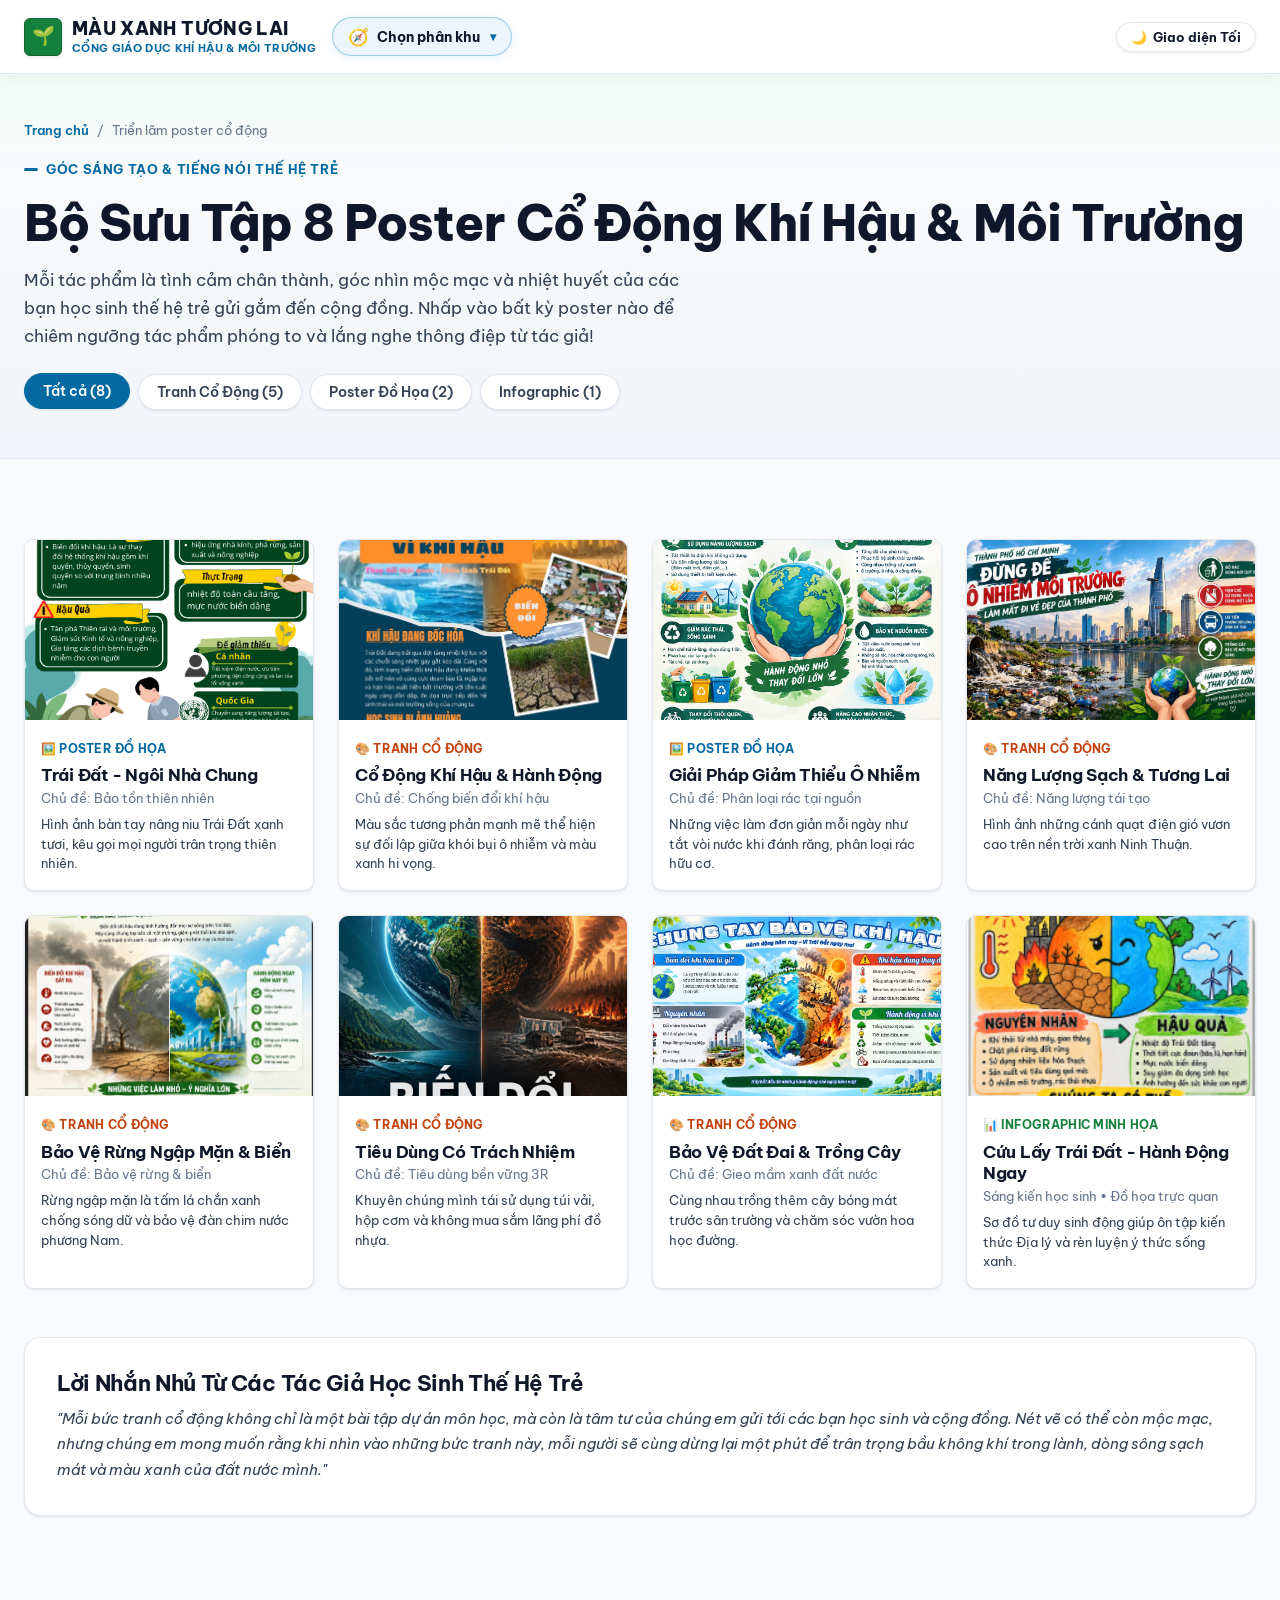
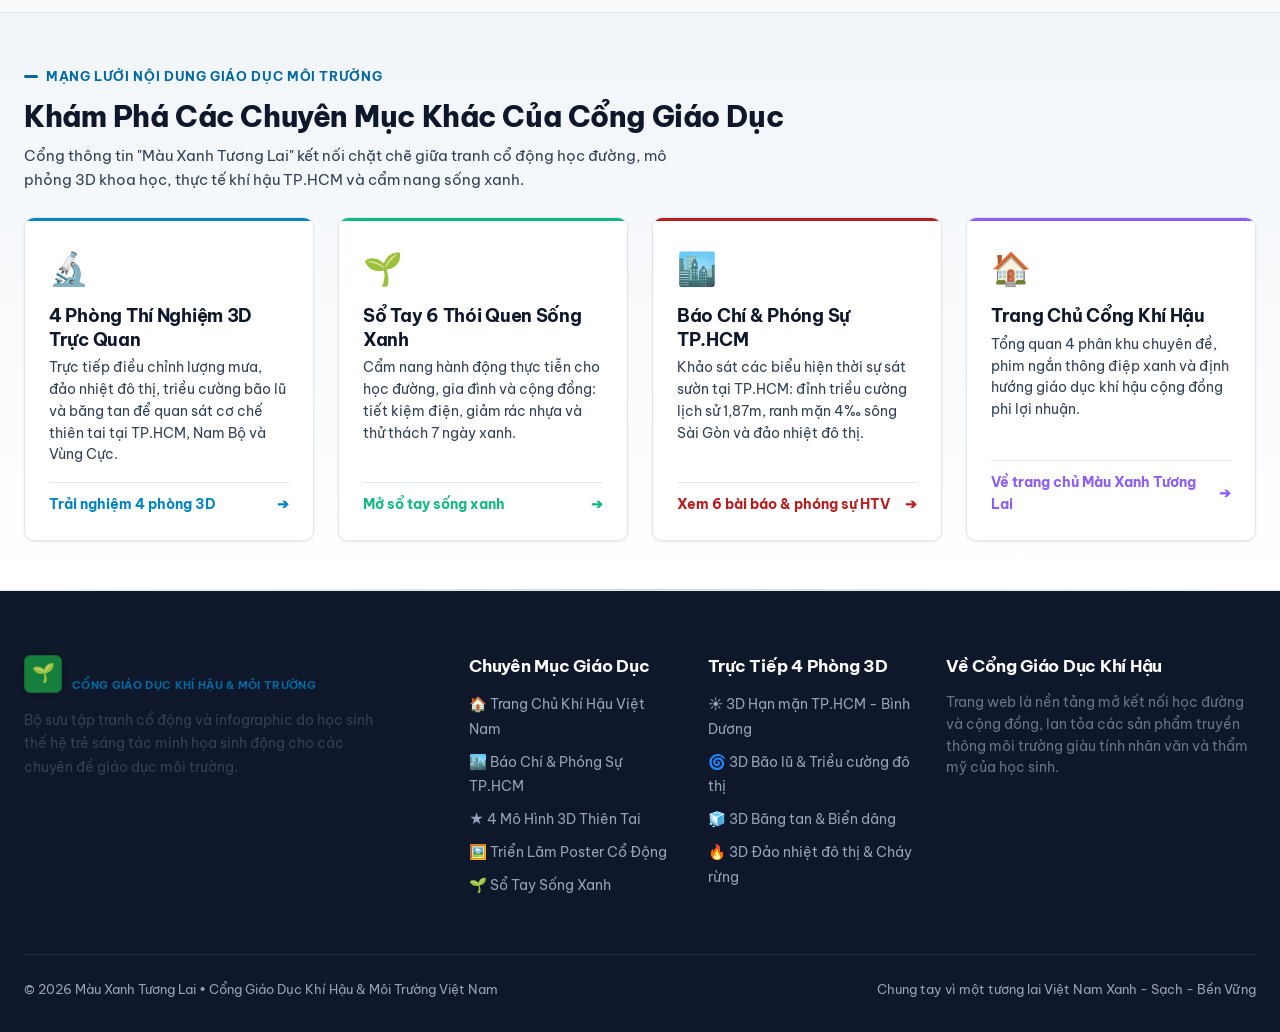
<file: pages/trien-lam-poster.html>
<!DOCTYPE html>
<html lang="vi">
<head>
  <meta charset="utf-8">
  <meta name="viewport" content="width=device-width, initial-scale=1, viewport-fit=cover">
  <title>Triển Lãm Poster Khí Hậu & Sống Xanh — Cổng Giáo Dục Khí Hậu Việt Nam</title>
  <meta name="description" content="Triển lãm 8 tác phẩm tranh cổ động, infographic và nghệ thuật truyền thông bảo vệ môi trường của thế hệ trẻ học sinh.">
  <link rel="stylesheet" href="../css/climateverse.css">
</head>
<body>

  <!-- ===================================================================
       1. THANH ĐIỀU HƯỚNG TRANG CHÍNH
       =================================================================== -->
  <header class="hud-header" id="main-hud">
    <div class="container hud-nav-wrap">
      
      <!-- Left Cluster: Brand Logo + Quick Jump Dropdown Menu -->
      <div class="header-left-cluster">
        <a href="../index.html" class="brand-logo" aria-label="Trang chủ Màu Xanh Tương Lai">
          <div class="brand-symbol">🌱</div>
          <div class="brand-text-wrap">
            <span class="brand-name">MÀU XANH TƯƠNG LAI</span>
            <span class="brand-tagline">Cổng Giáo Dục Khí Hậu & Môi Trường</span>
          </div>
        </a>

        <!-- Nút Dropdown Điều Hướng Phân Khu Ở Góc Trái -->
        <div class="nav-dropdown-wrapper" id="nav-dropdown-wrap">
          <button class="nav-dropdown-trigger" id="nav-dropdown-btn" aria-haspopup="true" aria-expanded="false" onclick="toggleNavDropdown(event)" title="Bấm để chọn và chuyển nhanh tới phân khu">
            <span class="dropdown-trigger-icon">🧭</span>
            <span class="dropdown-trigger-text">Chọn phân khu</span>
            <span class="dropdown-arrow-icon">▾</span>
          </button>
          
          <div class="nav-dropdown-menu" id="nav-dropdown-menu" role="menu">
            <div class="dropdown-menu-header">
              <span>ĐIỀU HƯỚNG CỔNG THÔNG TIN</span>
            </div>
            
            <a href="../index.html#hero" class="dropdown-menu-item" role="menuitem">
              <span class="item-icon">🏠</span>
              <div class="item-info">
                <span class="item-title">Trang Chủ & Video Lan Tỏa</span>
                <span class="item-sub">Thông điệp 02:25 & Giới thiệu tổng quan</span>
              </div>
            </a>

            <a href="../index.html#phan-khu-thoi-su" class="dropdown-menu-item" role="menuitem">
              <span class="item-icon" style="background: rgba(185, 28, 28, 0.12); color: #b91c1c;">📰</span>
              <div class="item-info">
                <span class="item-title" style="color: #b91c1c;">Phân Khu I: Thời Sự & Tư Liệu TP.HCM</span>
                <span class="item-sub">Phóng sự VTV/HTV, 4 biểu hiện đô thị & báo chí</span>
              </div>
            </a>

            <a href="../index.html#phan-khu-mo-phong" class="dropdown-menu-item" role="menuitem">
              <span class="item-icon" style="background: rgba(2, 132, 199, 0.12); color: #0284c7;">🔬</span>
              <div class="item-info">
                <span class="item-title" style="color: #0284c7;">Phân Khu II: Thí Nghiệm & Mô Phỏng 3D</span>
                <span class="item-sub">4 Phòng 3D WebGL tương tác trực tiếp</span>
              </div>
            </a>

            <a href="../index.html#phan-khu-hoc-sinh" class="dropdown-menu-item" role="menuitem">
              <span class="item-icon" style="background: rgba(139, 92, 246, 0.12); color: #8b5cf6;">🎨</span>
              <div class="item-info">
                <span class="item-title" style="color: #8b5cf6;">Phân Khu III: Poster & Sáng Tạo Trẻ</span>
                <span class="item-sub">8 Tác phẩm tranh cổ động & Infographic</span>
              </div>
            </a>

            <a href="../index.html#phan-khu-giai-phap" class="dropdown-menu-item" role="menuitem">
              <span class="item-icon" style="background: rgba(16, 185, 129, 0.12); color: #10b981;">🌱</span>
              <div class="item-info">
                <span class="item-title" style="color: #10b981;">Phân Khu IV: Cẩm Nang Sống Xanh</span>
                <span class="item-sub">6 Thói quen thực tiễn & Thử thách 7 ngày</span>
              </div>
            </a>

            <div class="dropdown-divider"></div>
            <div class="dropdown-menu-header">
              <span>CÁC TRANG CHUYÊN ĐỀ RIÊNG BIỆT</span>
            </div>

            <a href="trung-tam-mo-phong.html" class="dropdown-menu-item" role="menuitem">
              <span class="item-icon">🏛️</span>
              <div class="item-info">
                <span class="item-title">Sảnh 4 Phòng Mô Phỏng 3D</span>
                <span class="item-sub">Hạn mặn • Siêu bão • Băng tan • Đảo nhiệt</span>
              </div>
              <span class="item-arrow">➔</span>
            </a>

            <a href="trien-lam-poster.html" class="dropdown-menu-item" role="menuitem">
              <span class="item-icon">🖼️</span>
              <div class="item-info">
                <span class="item-title">Triển Lãm Poster Học Đường</span>
                <span class="item-sub">Xem tranh khổ lớn & bộ lọc chủ đề</span>
              </div>
              <span class="item-arrow">➔</span>
            </a>

            <a href="so-tay-song-xanh.html" class="dropdown-menu-item" role="menuitem">
              <span class="item-icon">📖</span>
              <div class="item-info">
                <span class="item-title">Sổ Tay 6 Thói Quen Sống Xanh</span>
                <span class="item-sub">Cẩm nang hành động vì môi trường</span>
              </div>
              <span class="item-arrow">➔</span>
            </a>
          </div>
        </div>
      </div>

      <!-- Theme Toggle -->
      <div style="display: flex; align-items: center; gap: var(--sp-3);">
        <button id="theme-toggle-btn" class="theme-toggle-btn" aria-label="Đổi giao diện Sáng / Tối" title="Chuyển chế độ Sáng / Tối">
          <span id="theme-icon">🌙</span>
          <span id="theme-text">Giao diện Tối</span>
        </button>
      </div>

    </div>
  </header>

  <!-- ===================================================================
       2. SUBPAGE HERO BANNER
       =================================================================== -->
  <section class="page-banner">
    <div class="container">
      <div class="breadcrumb-nav">
        <a href="../index.html">Trang chủ</a>
        <span>/</span>
        <span>Triển lãm poster cổ động</span>
      </div>

      <div class="section-eyebrow">GÓC SÁNG TẠO & TIẾNG NÓI THẾ HỆ TRẺ</div>
      <h1 style="font-size: clamp(2rem, 3.8vw, 3.2rem); margin-bottom: 12px;">
        Bộ Sưu Tập 8 Poster Cổ Động Khí Hậu & Môi Trường
      </h1>
      <p class="section-desc">
        Mỗi tác phẩm là tình cảm chân thành, góc nhìn mộc mạc và nhiệt huyết của các bạn học sinh thế hệ trẻ gửi gắm đến cộng đồng. Nhấp vào bất kỳ poster nào để chiêm ngưỡng tác phẩm phóng to và lắng nghe thông điệp từ tác giả!
      </p>

      <!-- Category Filter Tabs -->
      <div class="filter-tab-bar">
        <button class="filter-tab-btn active" onclick="filterGallery('all', this)">Tất cả (8)</button>
        <button class="filter-tab-btn" onclick="filterGallery('co-dong', this)">Tranh Cổ Động (5)</button>
        <button class="filter-tab-btn" onclick="filterGallery('do-hoa', this)">Poster Đồ Họa (2)</button>
        <button class="filter-tab-btn" onclick="filterGallery('infographic', this)">Infographic (1)</button>
      </div>
    </div>
  </section>

  <!-- ===================================================================
       3. POSTER GALLERY GRID
       =================================================================== -->
  <section class="section" style="padding-top: var(--sp-12);">
    <div class="container">
      
      <div class="student-media-row" id="poster-gallery-grid">
        
        <!-- Poster 1: Môi Trường Chung (Đồ họa) -->
        <article class="student-card" data-category="do-hoa" onclick="openMediaModal('image', '../assets/images/poster-moi-truong-chung.png', 'Poster: Trái Đất - Ngôi Nhà Chung', 'Tranh cổ động học đường', 'Tác phẩm đồ họa truyền cảm hứng về bảo vệ màu xanh của Trái Đất, giữ gìn cân bằng sinh thái cho muôn loài.')">
          <img src="../assets/images/poster-moi-truong-chung.png" alt="Poster Ngôi Nhà Chung" class="student-card-thumb">
          <div class="student-card-body">
            <span style="font-size: 0.75rem; font-weight: 700; color: var(--cyan-glacier); letter-spacing: 0.02em;">🖼️ POSTER ĐỒ HỌA</span>
            <h4 style="font-size: 1.05rem; margin: 4px 0 2px;">Trái Đất - Ngôi Nhà Chung</h4>
            <div style="font-size: 0.8rem; color: var(--text-dim); margin-bottom: 6px;">Chủ đề: Bảo tồn thiên nhiên</div>
            <p style="font-size: 0.82rem; color: var(--text-muted); line-height: 1.5; margin: 0;">
              Hình ảnh bàn tay nâng niu Trái Đất xanh tươi, kêu gọi mọi người trân trọng thiên nhiên.
            </p>
          </div>
        </article>

        <!-- Poster 2: Cổ Động Khí Hậu (Cổ động) -->
        <article class="student-card" data-category="co-dong" onclick="openMediaModal('image', '../assets/images/poster-nhom-01.jpg', 'Poster Cổ Động Khí Hậu & Hành Động', 'Tranh cổ động học đường', 'Tác phẩm truyền thông về sự ấm lên toàn cầu, hiệu ứng nhà kính và sự cấp thiết phải bảo vệ môi trường sống quanh ta.')">
          <img src="../assets/images/poster-nhom-01.jpg" alt="Poster Cổ Động Khí Hậu" class="student-card-thumb">
          <div class="student-card-body">
            <span style="font-size: 0.75rem; font-weight: 700; color: var(--data-heat); letter-spacing: 0.02em;">🎨 TRANH CỔ ĐỘNG</span>
            <h4 style="font-size: 1.05rem; margin: 4px 0 2px;">Cổ Động Khí Hậu & Hành Động</h4>
            <div style="font-size: 0.8rem; color: var(--text-dim); margin-bottom: 6px;">Chủ đề: Chống biến đổi khí hậu</div>
            <p style="font-size: 0.82rem; color: var(--text-muted); line-height: 1.5; margin: 0;">
              Màu sắc tương phản mạnh mẽ thể hiện sự đối lập giữa khói bụi ô nhiễm và màu xanh hi vọng.
            </p>
          </div>
        </article>

        <!-- Poster 3: Giải Pháp Giảm Ô Nhiễm (Đồ họa) -->
        <article class="student-card" data-category="do-hoa" onclick="openMediaModal('image', '../assets/images/poster-nhom-02.png', 'Poster: Giải Pháp Giảm Ô Nhiễm', 'Tranh cổ động học đường', 'Khuyến khích phân loại rác thải tại nguồn và hình thành thói quen sống xanh tiết kiệm điện nước.')">
          <img src="../assets/images/poster-nhom-02.png" alt="Poster Giảm Ô Nhiễm" class="student-card-thumb">
          <div class="student-card-body">
            <span style="font-size: 0.75rem; font-weight: 700; color: var(--cyan-glacier); letter-spacing: 0.02em;">🖼️ POSTER ĐỒ HỌA</span>
            <h4 style="font-size: 1.05rem; margin: 4px 0 2px;">Giải Pháp Giảm Thiểu Ô Nhiễm</h4>
            <div style="font-size: 0.8rem; color: var(--text-dim); margin-bottom: 6px;">Chủ đề: Phân loại rác tại nguồn</div>
            <p style="font-size: 0.82rem; color: var(--text-muted); line-height: 1.5; margin: 0;">
              Những việc làm đơn giản mỗi ngày như tắt vòi nước khi đánh răng, phân loại rác hữu cơ.
            </p>
          </div>
        </article>

        <!-- Poster 4: Năng Lượng Sạch (Cổ động) -->
        <article class="student-card" data-category="co-dong" onclick="openMediaModal('image', '../assets/images/poster-nhom-04.jpg', 'Poster Năng Lượng Sạch & Tương Lai', 'Tranh cổ động học đường', 'Tác phẩm nêu bật tầm quan trọng của điện gió và điện mặt trời tại vùng đất duyên hải Nam Trung Bộ Việt Nam.')">
          <img src="../assets/images/poster-nhom-04.jpg" alt="Poster Năng Lượng Sạch" class="student-card-thumb">
          <div class="student-card-body">
            <span style="font-size: 0.75rem; font-weight: 700; color: var(--data-heat); letter-spacing: 0.02em;">🎨 TRANH CỔ ĐỘNG</span>
            <h4 style="font-size: 1.05rem; margin: 4px 0 2px;">Năng Lượng Sạch & Tương Lai</h4>
            <div style="font-size: 0.8rem; color: var(--text-dim); margin-bottom: 6px;">Chủ đề: Năng lượng tái tạo</div>
            <p style="font-size: 0.82rem; color: var(--text-muted); line-height: 1.5; margin: 0;">
              Hình ảnh những cánh quạt điện gió vươn cao trên nền trời xanh Ninh Thuận.
            </p>
          </div>
        </article>

        <!-- Poster 5: Rừng Ngập Mặn & Biển (Cổ động) -->
        <article class="student-card" data-category="co-dong" onclick="openMediaModal('image', '../assets/images/poster-nhom-07.jpg', 'Bảo Vệ Rừng Ngập Mặn & Đại Dương', 'Tranh cổ động học đường', 'Bảo tồn rừng ngập mặn Cần Giờ, Cà Mau và nói không với rác thải nhựa đại dương đe dọa sinh vật biển.')">
          <img src="../assets/images/poster-nhom-07.jpg" alt="Poster Bảo Vệ Sinh Thái" class="student-card-thumb">
          <div class="student-card-body">
            <span style="font-size: 0.75rem; font-weight: 700; color: var(--data-heat); letter-spacing: 0.02em;">🎨 TRANH CỔ ĐỘNG</span>
            <h4 style="font-size: 1.05rem; margin: 4px 0 2px;">Bảo Vệ Rừng Ngập Mặn & Biển</h4>
            <div style="font-size: 0.8rem; color: var(--text-dim); margin-bottom: 6px;">Chủ đề: Bảo vệ rừng & biển</div>
            <p style="font-size: 0.82rem; color: var(--text-muted); line-height: 1.5; margin: 0;">
              Rừng ngập mặn là tấm lá chắn xanh chống sóng dữ và bảo vệ đàn chim nước phương Nam.
            </p>
          </div>
        </article>

        <!-- Poster 6: Tiêu Dùng Có Trách Nhiệm (Cổ động) -->
        <article class="student-card" data-category="co-dong" onclick="openMediaModal('image', '../assets/images/poster-nhom-08.png', 'Tiêu Dùng Có Trách Nhiệm - 3R', 'Tranh cổ động học đường', 'Mô hình kinh tế tuần hoàn 3R: Reduce (Tiết giảm) - Reuse (Tái sử dụng) - Recycle (Tái chế rác thải).')">
          <img src="../assets/images/poster-nhom-08.png" alt="Poster Tiêu Dùng 3R" class="student-card-thumb">
          <div class="student-card-body">
            <span style="font-size: 0.75rem; font-weight: 700; color: var(--data-heat); letter-spacing: 0.02em;">🎨 TRANH CỔ ĐỘNG</span>
            <h4 style="font-size: 1.05rem; margin: 4px 0 2px;">Tiêu Dùng Có Trách Nhiệm</h4>
            <div style="font-size: 0.8rem; color: var(--text-dim); margin-bottom: 6px;">Chủ đề: Tiêu dùng bền vững 3R</div>
            <p style="font-size: 0.82rem; color: var(--text-muted); line-height: 1.5; margin: 0;">
              Khuyên chúng mình tái sử dụng túi vải, hộp cơm và không mua sắm lãng phí đồ nhựa.
            </p>
          </div>
        </article>

        <!-- Poster 7: Bảo Vệ Đất Đai & Cây Xanh (Cổ động) -->
        <article class="student-card" data-category="co-dong" onclick="openMediaModal('image', '../assets/images/poster-nhom-09.jpg', 'Bảo Vệ Đất Đai & Cây Xanh Quê Hương', 'Tranh cổ động học đường', 'Thông điệp cây xanh là lá phổi của Trái Đất, trồng thêm cây là gieo thêm mầm sống cho tương lai.')">
          <img src="../assets/images/poster-nhom-09.jpg" alt="Poster Cây Xanh" class="student-card-thumb">
          <div class="student-card-body">
            <span style="font-size: 0.75rem; font-weight: 700; color: var(--data-heat); letter-spacing: 0.02em;">🎨 TRANH CỔ ĐỘNG</span>
            <h4 style="font-size: 1.05rem; margin: 4px 0 2px;">Bảo Vệ Đất Đai & Trồng Cây</h4>
            <div style="font-size: 0.8rem; color: var(--text-dim); margin-bottom: 6px;">Chủ đề: Gieo mầm xanh đất nước</div>
            <p style="font-size: 0.82rem; color: var(--text-muted); line-height: 1.5; margin: 0;">
              Cùng nhau trồng thêm cây bóng mát trước sân trường và chăm sóc vườn hoa học đường.
            </p>
          </div>
        </article>

        <!-- Poster 8: Cứu Lấy Trái Đất (Infographic) -->
        <article class="student-card" data-category="infographic" onclick="openMediaModal('image', '../assets/images/poster-cuu-trai-dat.png', 'Infographic: Cứu Lấy Trái Đất', 'Infographic học đường', 'Sơ đồ trực quan hệ thống hóa Nguyên nhân - Hậu quả - Hành động thiết thực cho học sinh.')">
          <img src="../assets/images/poster-cuu-trai-dat.png" alt="Infographic Cứu Lấy Trái Đất" class="student-card-thumb">
          <div class="student-card-body">
            <span style="font-size: 0.75rem; font-weight: 700; color: var(--data-vegetation); letter-spacing: 0.02em;">📊 INFOGRAPHIC MINH HỌA</span>
            <h4 style="font-size: 1.05rem; margin: 4px 0 2px;">Cứu Lấy Trái Đất - Hành Động Ngay</h4>
            <div style="font-size: 0.8rem; color: var(--text-dim); margin-bottom: 6px;">Sáng kiến học sinh • Đồ họa trực quan</div>
            <p style="font-size: 0.82rem; color: var(--text-muted); line-height: 1.5; margin: 0;">
              Sơ đồ tư duy sinh động giúp ôn tập kiến thức Địa lý và rèn luyện ý thức sống xanh.
            </p>
          </div>
        </article>

      </div>

      <!-- Sincere Student Artist Message -->
      <div style="margin-top: var(--sp-12); background: var(--space-surface); border: 1px solid var(--space-border); border-radius: var(--radius-lg); padding: var(--sp-8); box-shadow: var(--card-shadow);">
        <h3 style="font-size: 1.35rem; color: var(--text-white); margin-bottom: 8px;">Lời Nhắn Nhủ Từ Các Tác Giả Học Sinh Thế Hệ Trẻ</h3>
        <p style="color: var(--text-muted); font-size: 0.95rem; line-height: 1.7; margin: 0;">
          <em>"Mỗi bức tranh cổ động không chỉ là một bài tập dự án môn học, mà còn là tâm tư của chúng em gửi tới các bạn học sinh và cộng đồng. Nét vẽ có thể còn mộc mạc, nhưng chúng em mong muốn rằng khi nhìn vào những bức tranh này, mỗi người sẽ cùng dừng lại một phút để trân trọng bầu không khí trong lành, dòng sông sạch mát và màu xanh của đất nước mình."</em>
        </p>
      </div>

    </div>
  </section>

  <!-- ===================================================================
       LIÊN KẾT CHÉO CÁC CHUYÊN MỤC CỦA CỔNG GIÁO DỤC
       =================================================================== -->
  <section class="cross-portal-section">
    <div class="container">
      <div class="section-eyebrow">MẠNG LƯỚI NỘI DUNG GIÁO DỤC MÔI TRƯỜNG</div>
      <h2 style="font-size: 1.8rem; margin-bottom: 8px;">Khám Phá Các Chuyên Mục Khác Của Cổng Giáo Dục</h2>
      <p style="color: var(--text-muted); font-size: 0.92rem; max-width: 650px; margin-bottom: var(--sp-6);">
        Cổng thông tin "Màu Xanh Tương Lai" kết nối chặt chẽ giữa tranh cổ động học đường, mô phỏng 3D khoa học, thực tế khí hậu TP.HCM và cẩm nang sống xanh.
      </p>

      <div class="cross-portal-grid">
        <!-- Card 1: 4 Mô phỏng 3D -->
        <a href="trung-tam-mo-phong.html" class="cross-portal-card" style="--card-accent: #0284c7;">
          <div>
            <span class="cross-portal-icon">🔬</span>
            <h3 class="cross-portal-title">4 Phòng Thí Nghiệm 3D Trực Quan</h3>
            <p class="cross-portal-desc">
              Trực tiếp điều chỉnh lượng mưa, đảo nhiệt đô thị, triều cường bão lũ và băng tan để quan sát cơ chế thiên tai tại TP.HCM, Nam Bộ và Vùng Cực.
            </p>
          </div>
          <div class="cross-portal-btn">
            <span>Trải nghiệm 4 phòng 3D</span>
            <span>➔</span>
          </div>
        </a>

        <!-- Card 2: Sổ tay sống xanh -->
        <a href="so-tay-song-xanh.html" class="cross-portal-card" style="--card-accent: #10b981;">
          <div>
            <span class="cross-portal-icon">🌱</span>
            <h3 class="cross-portal-title">Sổ Tay 6 Thói Quen Sống Xanh</h3>
            <p class="cross-portal-desc">
              Cẩm nang hành động thực tiễn cho học đường, gia đình và cộng đồng: tiết kiệm điện, giảm rác nhựa và thử thách 7 ngày xanh.
            </p>
          </div>
          <div class="cross-portal-btn">
            <span>Mở sổ tay sống xanh</span>
            <span>➔</span>
          </div>
        </a>

        <!-- Card 3: Báo chí & Phóng sự TP.HCM -->
        <a href="../index.html#bao-chi-tphcm" class="cross-portal-card" style="--card-accent: #b91c1c;">
          <div>
            <span class="cross-portal-icon">🏙️</span>
            <h3 class="cross-portal-title">Báo Chí & Phóng Sự TP.HCM</h3>
            <p class="cross-portal-desc">
              Khảo sát các biểu hiện thời sự sát sườn tại TP.HCM: đỉnh triều cường lịch sử 1,87m, ranh mặn 4‰ sông Sài Gòn và đảo nhiệt đô thị.
            </p>
          </div>
          <div class="cross-portal-btn">
            <span>Xem 6 bài báo & phóng sự HTV</span>
            <span>➔</span>
          </div>
        </a>

        <!-- Card 4: Trang chủ -->
        <a href="../index.html" class="cross-portal-card" style="--card-accent: #8b5cf6;">
          <div>
            <span class="cross-portal-icon">🏠</span>
            <h3 class="cross-portal-title">Trang Chủ Cổng Khí Hậu</h3>
            <p class="cross-portal-desc">
              Tổng quan 4 phân khu chuyên đề, phim ngắn thông điệp xanh và định hướng giáo dục khí hậu cộng đồng phi lợi nhuận.
            </p>
          </div>
          <div class="cross-portal-btn">
            <span>Về trang chủ Màu Xanh Tương Lai</span>
            <span>➔</span>
          </div>
        </a>
      </div>
    </div>
  </section>

  <div class="section-divider"></div>

  <!-- ===================================================================
       4. LIGHTBOX MODAL
       =================================================================== -->
  <div class="climate-modal" id="climate-modal" onclick="closeMediaModal(event)">
    <div class="modal-inner" onclick="event.stopPropagation()">
      <button class="modal-close" onclick="closeMediaModal()">✕</button>
      <div id="modal-body-content"></div>
    </div>
  </div>

  <!-- ===================================================================
       5. FOOTER
       =================================================================== -->
  <footer class="climate-footer">
    <div class="container">
      <div class="footer-columns">
        
        <div class="footer-col">
          <div class="brand-logo" style="margin-bottom: var(--sp-4);">
            <div class="brand-symbol">🌱</div>
            <div class="brand-text-wrap">
              <span class="brand-name">MÀU XANH TƯƠNG LAI</span>
              <span class="brand-tagline">Cổng Giáo Dục Khí Hậu & Môi Trường</span>
            </div>
          </div>
          <p style="color: var(--text-muted); font-size: 0.9rem; line-height: 1.65; max-width: 360px;">
            Bộ sưu tập tranh cổ động và infographic do học sinh thế hệ trẻ sáng tác minh họa sinh động cho các chuyên đề giáo dục môi trường.
          </p>
        </div>

        <div class="footer-col">
          <h4>Chuyên Mục Giáo Dục</h4>
          <ul>
            <li><a href="../index.html">🏠 Trang Chủ Khí Hậu Việt Nam</a></li>
            <li><a href="../index.html#bao-chi-tphcm">🏙️ Báo Chí & Phóng Sự TP.HCM</a></li>
            <li><a href="trung-tam-mo-phong.html">★ 4 Mô Hình 3D Thiên Tai</a></li>
            <li><a href="trien-lam-poster.html">🖼️ Triển Lãm Poster Cổ Động</a></li>
            <li><a href="so-tay-song-xanh.html">🌱 Sổ Tay Sống Xanh</a></li>
          </ul>
        </div>

        <div class="footer-col">
          <h4>Trực Tiếp 4 Phòng 3D</h4>
          <ul>
            <li><a href="mo-phong-han-han.html">☀️ 3D Hạn mặn TP.HCM - Bình Dương</a></li>
            <li><a href="mo-phong-bao-lu.html">🌀 3D Bão lũ & Triều cường đô thị</a></li>
            <li><a href="mo-phong-bang-tan.html">🧊 3D Băng tan & Biển dâng</a></li>
            <li><a href="mo-phong-chay-rung.html">🔥 3D Đảo nhiệt đô thị & Cháy rừng</a></li>
          </ul>
        </div>

        <div class="footer-col">
          <h4>Về Cổng Giáo Dục Khí Hậu</h4>
          <p style="font-size: 0.85rem; color: var(--text-dim); line-height: 1.6;">
            Trang web là nền tảng mở kết nối học đường và cộng đồng, lan tỏa các sản phẩm truyền thông môi trường giàu tính nhân văn và thẩm mỹ của học sinh.
          </p>
        </div>

      </div>

      <div class="footer-bottom-bar">
        <div>© 2026 Màu Xanh Tương Lai • Cổng Giáo Dục Khí Hậu & Môi Trường Việt Nam</div>
        <div>Chung tay vì một tương lai Việt Nam Xanh - Sạch - Bền Vững</div>
      </div>
    </div>
  </footer>

  <!-- ===================================================================
       6. JAVASCRIPT SCRIPTS
       =================================================================== -->
  <script>
    // Filter Gallery Function
    function filterGallery(category, btn) {
      document.querySelectorAll('.filter-tab-btn').forEach(b => b.classList.remove('active'));
      btn.classList.add('active');

      const cards = document.querySelectorAll('#poster-gallery-grid .student-card');
      cards.forEach(card => {
        if (category === 'all' || card.getAttribute('data-category') === category) {
          card.style.display = 'block';
        } else {
          card.style.display = 'none';
        }
      });
    }

    // Modal Display for Student Media (Posters & Videos)
    function openMediaModal(type, src, title, author, desc) {
      const modal = document.getElementById('climate-modal');
      const body = document.getElementById('modal-body-content');
      
      body.innerHTML = `
        <div style="font-size: 0.78rem; font-weight: 700; color: var(--cyan-glacier); text-transform: uppercase; letter-spacing: 0.04em;">SÁNG TẠO HỌC SINH • TIẾNG NÓI THẾ HỆ TRẺ</div>
        <h2 style="font-size: 1.6rem; margin: 6px 0 2px; color: var(--text-white);">${title}</h2>
        <div style="font-size: 0.88rem; color: var(--text-dim); margin-bottom: 16px;">Tác giả: <strong>${author}</strong></div>
        <div style="text-align: center; background: #000; border-radius: 8px; padding: 12px; margin-bottom: 16px;">
          <img src="${src}" alt="${title}" style="max-width: 100%; max-height: 65vh; object-fit: contain; border-radius: 4px;">
        </div>
        <p style="color: var(--text-muted); font-size: 0.95rem; line-height: 1.6; margin-bottom: 20px;">
          ${desc}
        </p>
        <button class="btn-climate btn-ghost" onclick="closeMediaModal()">Đóng cửa sổ</button>
      `;

      modal.classList.add('open');
    }

    function closeMediaModal(e) {
      if (e && e.target && e.target.closest('.modal-inner')) return;
      const modal = document.getElementById('climate-modal');
      if (modal) modal.classList.remove('open');
    }

    // Theme Toggle
    const themeBtn = document.getElementById('theme-toggle-btn');
    const themeIcon = document.getElementById('theme-icon');
    const themeText = document.getElementById('theme-text');

    function applyAppTheme(theme) {
      document.documentElement.setAttribute('data-theme', theme);
      try {
        localStorage.setItem('climateverse_theme', theme);
      } catch (err) {}

      if (theme === 'dark') {
        if (themeIcon) themeIcon.textContent = '☀️';
        if (themeText) themeText.textContent = 'Giao diện Sáng';
      } else {
        if (themeIcon) themeIcon.textContent = '🌙';
        if (themeText) themeText.textContent = 'Giao diện Tối';
      }
    }

    let initialTheme = 'light';
    try {
      initialTheme = localStorage.getItem('climateverse_theme') || 'light';
    } catch (e) {}
    applyAppTheme(initialTheme);

    if (themeBtn) {
      themeBtn.addEventListener('click', () => {
        const current = document.documentElement.getAttribute('data-theme') || 'light';
        applyAppTheme(current === 'dark' ? 'light' : 'dark');
      });
    }

    // Dropdown góc trái
    function toggleNavDropdown(event) {
      if (event) event.stopPropagation();
      const wrap = document.getElementById('nav-dropdown-wrap');
      const btn = document.getElementById('nav-dropdown-btn');
      if (!wrap) return;
      const isOpen = wrap.classList.toggle('active');
      if (btn) btn.setAttribute('aria-expanded', isOpen ? 'true' : 'false');
    }

    function closeNavDropdown() {
      const wrap = document.getElementById('nav-dropdown-wrap');
      const btn = document.getElementById('nav-dropdown-btn');
      if (wrap) wrap.classList.remove('active');
      if (btn) btn.setAttribute('aria-expanded', 'false');
    }

    document.addEventListener('click', function(e) {
      const wrap = document.getElementById('nav-dropdown-wrap');
      if (wrap && !wrap.contains(e.target)) closeNavDropdown();
    });

    document.addEventListener('keydown', function(e) {
      if (e.key === 'Escape') closeNavDropdown();
    });
  </script>
</body>
</html>
</file>
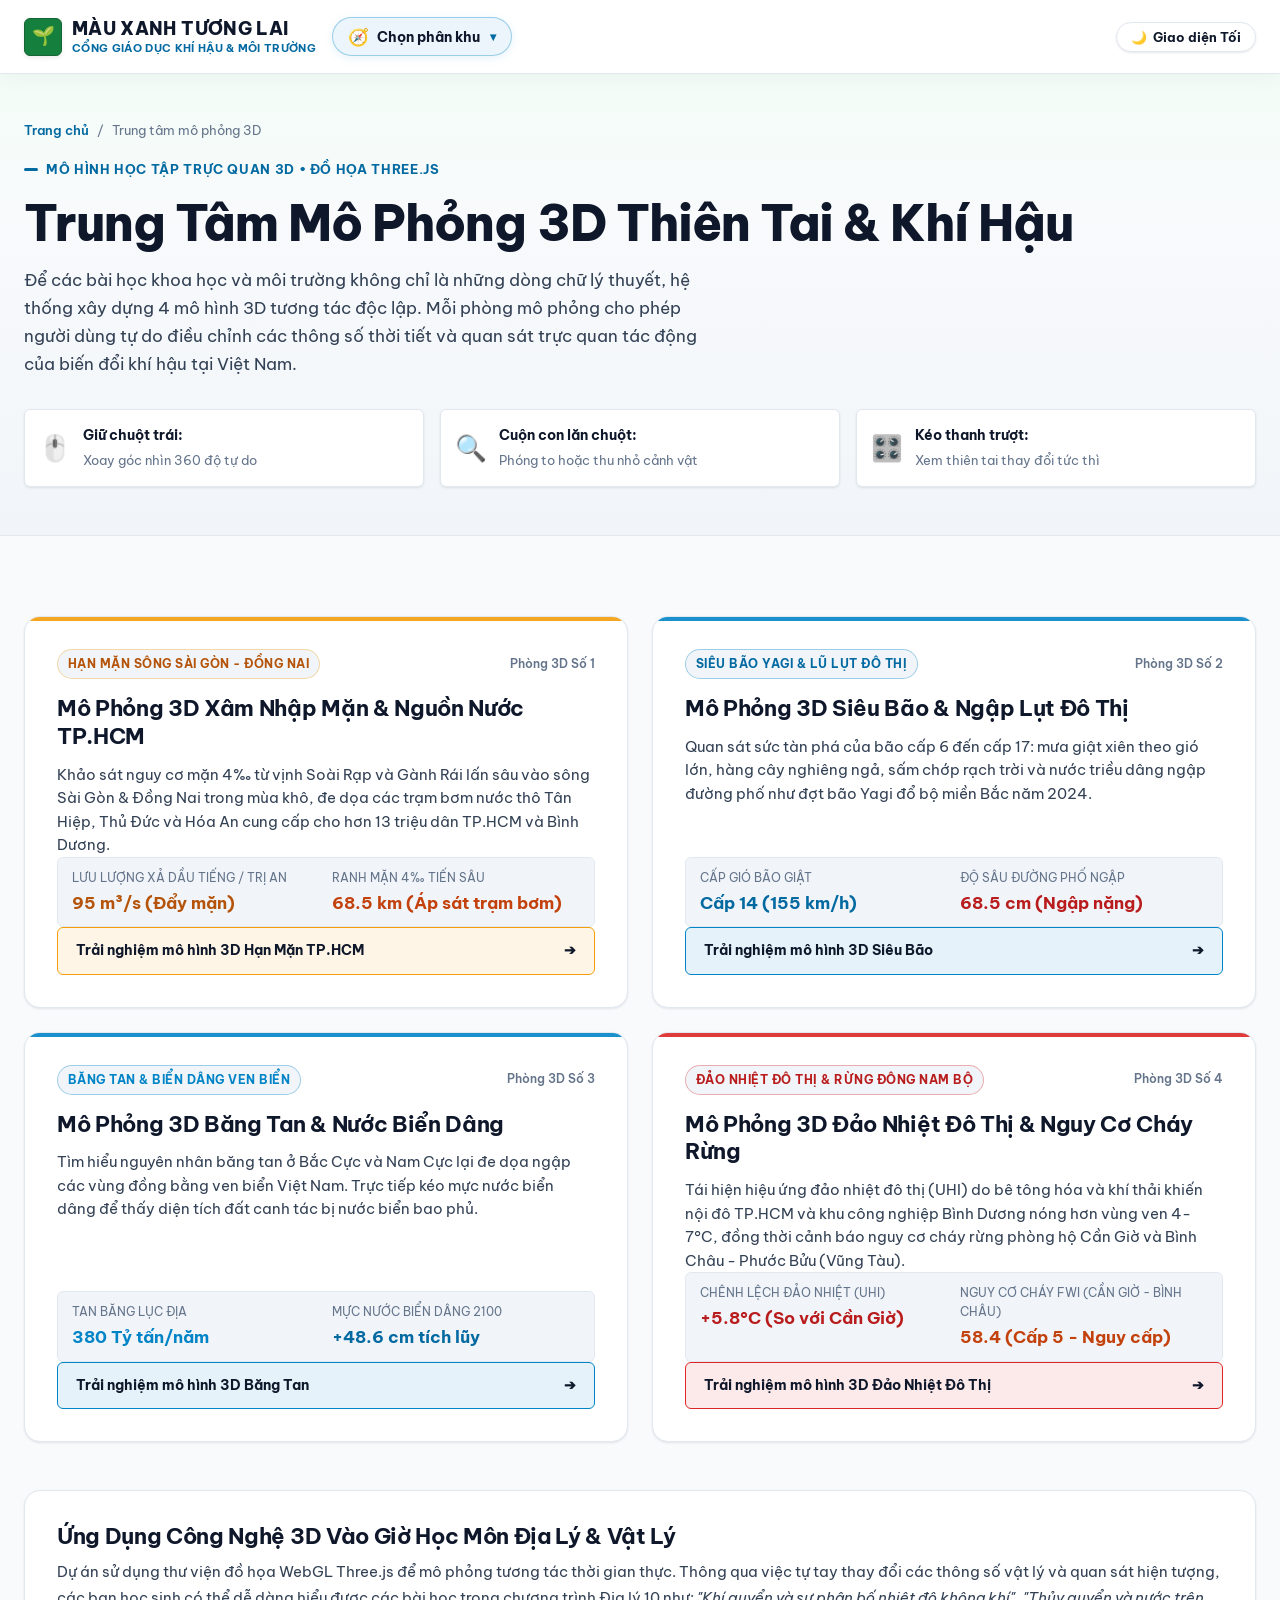
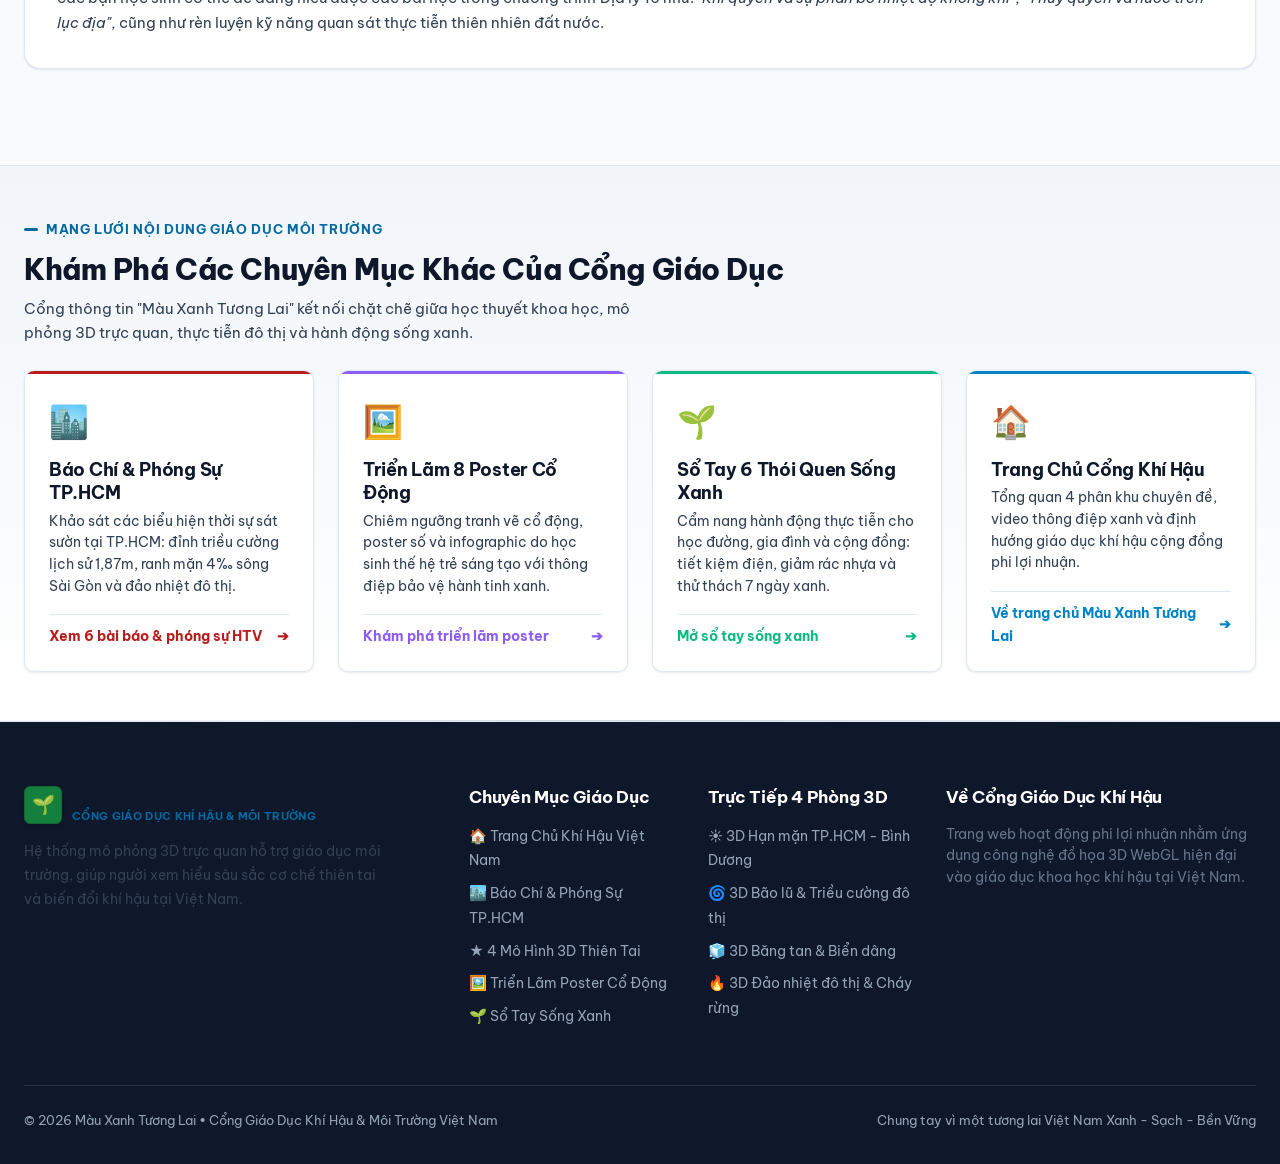
<file: pages/trung-tam-mo-phong.html>
<!DOCTYPE html>
<html lang="vi">
<head>
  <meta charset="utf-8">
  <meta name="viewport" content="width=device-width, initial-scale=1, viewport-fit=cover">
  <title>Trung Tâm Mô Phỏng 3D Thiên Tai & Khí Hậu — Cổng Giáo Dục Khí Hậu Việt Nam</title>
  <meta name="description" content="Trung tâm mô phỏng 3D tương tác các hiện tượng khí hậu cực đoan tại Việt Nam: Hạn mặn, Siêu bão, Băng tan và Cháy rừng.">
  <link rel="stylesheet" href="../css/climateverse.css">
</head>
<body>

  <!-- ===================================================================
       1. THANH ĐIỀU HƯỚNG TRANG CHÍNH
       =================================================================== -->
  <header class="hud-header" id="main-hud">
    <div class="container hud-nav-wrap">
      
      <!-- Left Cluster: Brand Logo + Quick Jump Dropdown Menu -->
      <div class="header-left-cluster">
        <a href="../index.html" class="brand-logo" aria-label="Trang chủ Màu Xanh Tương Lai">
          <div class="brand-symbol">🌱</div>
          <div class="brand-text-wrap">
            <span class="brand-name">MÀU XANH TƯƠNG LAI</span>
            <span class="brand-tagline">Cổng Giáo Dục Khí Hậu & Môi Trường</span>
          </div>
        </a>

        <!-- Nút Dropdown Điều Hướng Phân Khu Ở Góc Trái -->
        <div class="nav-dropdown-wrapper" id="nav-dropdown-wrap">
          <button class="nav-dropdown-trigger" id="nav-dropdown-btn" aria-haspopup="true" aria-expanded="false" onclick="toggleNavDropdown(event)" title="Bấm để chọn và chuyển nhanh tới phân khu">
            <span class="dropdown-trigger-icon">🧭</span>
            <span class="dropdown-trigger-text">Chọn phân khu</span>
            <span class="dropdown-arrow-icon">▾</span>
          </button>
          
          <div class="nav-dropdown-menu" id="nav-dropdown-menu" role="menu">
            <div class="dropdown-menu-header">
              <span>ĐIỀU HƯỚNG CỔNG THÔNG TIN</span>
            </div>
            
            <a href="../index.html#hero" class="dropdown-menu-item" role="menuitem">
              <span class="item-icon">🏠</span>
              <div class="item-info">
                <span class="item-title">Trang Chủ & Video Lan Tỏa</span>
                <span class="item-sub">Thông điệp 02:25 & Giới thiệu tổng quan</span>
              </div>
            </a>

            <a href="../index.html#phan-khu-thoi-su" class="dropdown-menu-item" role="menuitem">
              <span class="item-icon" style="background: rgba(185, 28, 28, 0.12); color: #b91c1c;">📰</span>
              <div class="item-info">
                <span class="item-title" style="color: #b91c1c;">Phân Khu I: Thời Sự & Tư Liệu TP.HCM</span>
                <span class="item-sub">Phóng sự VTV/HTV, 4 biểu hiện đô thị & báo chí</span>
              </div>
            </a>

            <a href="../index.html#phan-khu-mo-phong" class="dropdown-menu-item" role="menuitem">
              <span class="item-icon" style="background: rgba(2, 132, 199, 0.12); color: #0284c7;">🔬</span>
              <div class="item-info">
                <span class="item-title" style="color: #0284c7;">Phân Khu II: Thí Nghiệm & Mô Phỏng 3D</span>
                <span class="item-sub">4 Phòng 3D WebGL tương tác trực tiếp</span>
              </div>
            </a>

            <a href="../index.html#phan-khu-hoc-sinh" class="dropdown-menu-item" role="menuitem">
              <span class="item-icon" style="background: rgba(139, 92, 246, 0.12); color: #8b5cf6;">🎨</span>
              <div class="item-info">
                <span class="item-title" style="color: #8b5cf6;">Phân Khu III: Poster & Sáng Tạo Trẻ</span>
                <span class="item-sub">8 Tác phẩm tranh cổ động & Infographic</span>
              </div>
            </a>

            <a href="../index.html#phan-khu-giai-phap" class="dropdown-menu-item" role="menuitem">
              <span class="item-icon" style="background: rgba(16, 185, 129, 0.12); color: #10b981;">🌱</span>
              <div class="item-info">
                <span class="item-title" style="color: #10b981;">Phân Khu IV: Cẩm Nang Sống Xanh</span>
                <span class="item-sub">6 Thói quen thực tiễn & Thử thách 7 ngày</span>
              </div>
            </a>

            <div class="dropdown-divider"></div>
            <div class="dropdown-menu-header">
              <span>CÁC TRANG CHUYÊN ĐỀ RIÊNG BIỆT</span>
            </div>

            <a href="trung-tam-mo-phong.html" class="dropdown-menu-item" role="menuitem">
              <span class="item-icon">🏛️</span>
              <div class="item-info">
                <span class="item-title">Sảnh 4 Phòng Mô Phỏng 3D</span>
                <span class="item-sub">Hạn mặn • Siêu bão • Băng tan • Đảo nhiệt</span>
              </div>
              <span class="item-arrow">➔</span>
            </a>

            <a href="trien-lam-poster.html" class="dropdown-menu-item" role="menuitem">
              <span class="item-icon">🖼️</span>
              <div class="item-info">
                <span class="item-title">Triển Lãm Poster Học Đường</span>
                <span class="item-sub">Xem tranh khổ lớn & bộ lọc chủ đề</span>
              </div>
              <span class="item-arrow">➔</span>
            </a>

            <a href="so-tay-song-xanh.html" class="dropdown-menu-item" role="menuitem">
              <span class="item-icon">📖</span>
              <div class="item-info">
                <span class="item-title">Sổ Tay 6 Thói Quen Sống Xanh</span>
                <span class="item-sub">Cẩm nang hành động vì môi trường</span>
              </div>
              <span class="item-arrow">➔</span>
            </a>
          </div>
        </div>
      </div>

      <!-- Theme Toggle -->
      <div style="display: flex; align-items: center; gap: var(--sp-3);">
        <button id="theme-toggle-btn" class="theme-toggle-btn" aria-label="Đổi giao diện Sáng / Tối" title="Chuyển chế độ Sáng / Tối">
          <span id="theme-icon">🌙</span>
          <span id="theme-text">Giao diện Tối</span>
        </button>
      </div>

    </div>
  </header>

  <!-- ===================================================================
       2. SUBPAGE HERO BANNER
       =================================================================== -->
  <section class="page-banner">
    <div class="container">
      <div class="breadcrumb-nav">
        <a href="../index.html">Trang chủ</a>
        <span>/</span>
        <span>Trung tâm mô phỏng 3D</span>
      </div>

      <div class="section-eyebrow">MÔ HÌNH HỌC TẬP TRỰC QUAN 3D • ĐỒ HỌA THREE.JS</div>
      <h1 style="font-size: clamp(2rem, 3.8vw, 3.2rem); margin-bottom: 12px;">
        Trung Tâm Mô Phỏng 3D Thiên Tai & Khí Hậu
      </h1>
      <p class="section-desc">
        Để các bài học khoa học và môi trường không chỉ là những dòng chữ lý thuyết, hệ thống xây dựng 4 mô hình 3D tương tác độc lập. Mỗi phòng mô phỏng cho phép người dùng tự do điều chỉnh các thông số thời tiết và quan sát trực quan tác động của biến đổi khí hậu tại Việt Nam.
      </p>

      <!-- 3 Quick Tips for Interaction -->
      <div style="display: grid; grid-template-columns: repeat(auto-fit, minmax(220px, 1fr)); gap: var(--sp-4); margin-top: var(--sp-8);">
        <div style="background: var(--space-surface); border: 1px solid var(--space-border); border-radius: var(--radius-sm); padding: 14px; box-shadow: var(--card-shadow); display: flex; align-items: center; gap: 12px;">
          <span style="font-size: 1.6rem;">🖱️</span>
          <div>
            <strong style="color: var(--text-white); font-size: 0.88rem; display: block;">Giữ chuột trái:</strong>
            <span style="font-size: 0.8rem; color: var(--text-dim);">Xoay góc nhìn 360 độ tự do</span>
          </div>
        </div>

        <div style="background: var(--space-surface); border: 1px solid var(--space-border); border-radius: var(--radius-sm); padding: 14px; box-shadow: var(--card-shadow); display: flex; align-items: center; gap: 12px;">
          <span style="font-size: 1.6rem;">🔍</span>
          <div>
            <strong style="color: var(--text-white); font-size: 0.88rem; display: block;">Cuộn con lăn chuột:</strong>
            <span style="font-size: 0.8rem; color: var(--text-dim);">Phóng to hoặc thu nhỏ cảnh vật</span>
          </div>
        </div>

        <div style="background: var(--space-surface); border: 1px solid var(--space-border); border-radius: var(--radius-sm); padding: 14px; box-shadow: var(--card-shadow); display: flex; align-items: center; gap: 12px;">
          <span style="font-size: 1.6rem;">🎛️</span>
          <div>
            <strong style="color: var(--text-white); font-size: 0.88rem; display: block;">Kéo thanh trượt:</strong>
            <span style="font-size: 0.8rem; color: var(--text-dim);">Xem thiên tai thay đổi tức thì</span>
          </div>
        </div>
      </div>

    </div>
  </section>

  <!-- ===================================================================
       3. 4 SIMULATION LAB CARDS
       =================================================================== -->
  <section class="section" style="padding-top: var(--sp-12);">
    <div class="container">
      
      <div class="sim-hub-grid">
        
        <!-- Simulation Card 1: Hạn hán & Xâm nhập mặn -->
        <a href="mo-phong-han-han.html" class="sim-hub-card" style="--card-accent: #f59e0b; --card-glow: none; --card-btn-bg: rgba(245, 158, 11, 0.1);">
          <div class="sim-hub-badge-row">
            <span class="sim-hub-badge" style="color: #b45309; border-color: rgba(245, 158, 11, 0.35);">
              HẠN MẶN SÔNG SÀI GÒN - ĐỒNG NAI
            </span>
            <span style="font-size: 0.78rem; font-weight: 600; color: var(--text-dim);">Phòng 3D Số 1</span>
          </div>
          <h3 class="sim-hub-title">Mô Phỏng 3D Xâm Nhập Mặn & Nguồn Nước TP.HCM</h3>
          <p class="sim-hub-desc">
            Khảo sát nguy cơ mặn 4‰ từ vịnh Soài Rạp và Gành Rái lấn sâu vào sông Sài Gòn & Đồng Nai trong mùa khô, đe dọa các trạm bơm nước thô Tân Hiệp, Thủ Đức và Hóa An cung cấp cho hơn 13 triệu dân TP.HCM và Bình Dương.
          </p>
          <div class="sim-hub-metrics-preview">
            <div class="sim-hub-metric-item">
              <div class="sub">LƯU LƯỢNG XẢ DẦU TIẾNG / TRỊ AN</div>
              <div class="val" style="color: #b45309;">95 m³/s (Đẩy mặn)</div>
            </div>
            <div class="sim-hub-metric-item">
              <div class="sub">RANH MẶN 4‰ TIẾN SÂU</div>
              <div class="val" style="color: var(--data-heat);">68.5 km (Áp sát trạm bơm)</div>
            </div>
          </div>
          <div class="sim-hub-cta-btn">
            <span>Trải nghiệm mô hình 3D Hạn Mặn TP.HCM</span>
            <span>➔</span>
          </div>
        </a>

        <!-- Simulation Card 2: Bão lũ & Ngập lụt -->
        <a href="mo-phong-bao-lu.html" class="sim-hub-card" style="--card-accent: #0284c7; --card-glow: none; --card-btn-bg: rgba(2, 132, 199, 0.1);">
          <div class="sim-hub-badge-row">
            <span class="sim-hub-badge" style="color: #0369a1; border-color: rgba(2, 132, 199, 0.35);">
              SIÊU BÃO YAGI & LŨ LỤT ĐÔ THỊ
            </span>
            <span style="font-size: 0.78rem; font-weight: 600; color: var(--text-dim);">Phòng 3D Số 2</span>
          </div>
          <h3 class="sim-hub-title">Mô Phỏng 3D Siêu Bão & Ngập Lụt Đô Thị</h3>
          <p class="sim-hub-desc">
            Quan sát sức tàn phá của bão cấp 6 đến cấp 17: mưa giật xiên theo gió lớn, hàng cây nghiêng ngả, sấm chớp rạch trời và nước triều dâng ngập đường phố như đợt bão Yagi đổ bộ miền Bắc năm 2024.
          </p>
          <div class="sim-hub-metrics-preview">
            <div class="sim-hub-metric-item">
              <div class="sub">CẤP GIÓ BÃO GIẬT</div>
              <div class="val" style="color: #0369a1;">Cấp 14 (155 km/h)</div>
            </div>
            <div class="sim-hub-metric-item">
              <div class="sub">ĐỘ SÂU ĐƯỜNG PHỐ NGẬP</div>
              <div class="val" style="color: var(--data-critical);">68.5 cm (Ngập nặng)</div>
            </div>
          </div>
          <div class="sim-hub-cta-btn">
            <span>Trải nghiệm mô hình 3D Siêu Bão</span>
            <span>➔</span>
          </div>
        </a>

        <!-- Simulation Card 3: Băng tan & Nước biển dâng -->
        <a href="mo-phong-bang-tan.html" class="sim-hub-card" style="--card-accent: #0284c7; --card-glow: none; --card-btn-bg: rgba(2, 132, 199, 0.1);">
          <div class="sim-hub-badge-row">
            <span class="sim-hub-badge" style="color: #0284c7; border-color: rgba(2, 132, 199, 0.35);">
              BĂNG TAN & BIỂN DÂNG VEN BIỂN
            </span>
            <span style="font-size: 0.78rem; font-weight: 600; color: var(--text-dim);">Phòng 3D Số 3</span>
          </div>
          <h3 class="sim-hub-title">Mô Phỏng 3D Băng Tan & Nước Biển Dâng</h3>
          <p class="sim-hub-desc">
            Tìm hiểu nguyên nhân băng tan ở Bắc Cực và Nam Cực lại đe dọa ngập các vùng đồng bằng ven biển Việt Nam. Trực tiếp kéo mực nước biển dâng để thấy diện tích đất canh tác bị nước biển bao phủ.
          </p>
          <div class="sim-hub-metrics-preview">
            <div class="sim-hub-metric-item">
              <div class="sub">TAN BĂNG LỤC ĐỊA</div>
              <div class="val" style="color: #0284c7;">380 Tỷ tấn/năm</div>
            </div>
            <div class="sim-hub-metric-item">
              <div class="sub">MỰC NƯỚC BIỂN DÂNG 2100</div>
              <div class="val" style="color: var(--cyan-glacier);">+48.6 cm tích lũy</div>
            </div>
          </div>
          <div class="sim-hub-cta-btn">
            <span>Trải nghiệm mô hình 3D Băng Tan</span>
            <span>➔</span>
          </div>
        </a>

        <!-- Simulation Card 4: Sóng nhiệt & Cháy rừng -->
        <a href="mo-phong-chay-rung.html" class="sim-hub-card" style="--card-accent: #dc2626; --card-glow: none; --card-btn-bg: rgba(220, 38, 38, 0.1);">
          <div class="sim-hub-badge-row">
            <span class="sim-hub-badge" style="color: #b91c1c; border-color: rgba(220, 38, 38, 0.35);">
              ĐẢO NHIỆT ĐÔ THỊ & RỪNG ĐÔNG NAM BỘ
            </span>
            <span style="font-size: 0.78rem; font-weight: 600; color: var(--text-dim);">Phòng 3D Số 4</span>
          </div>
          <h3 class="sim-hub-title">Mô Phỏng 3D Đảo Nhiệt Đô Thị & Nguy Cơ Cháy Rừng</h3>
          <p class="sim-hub-desc">
            Tái hiện hiệu ứng đảo nhiệt đô thị (UHI) do bê tông hóa và khí thải khiến nội đô TP.HCM và khu công nghiệp Bình Dương nóng hơn vùng ven 4-7°C, đồng thời cảnh báo nguy cơ cháy rừng phòng hộ Cần Giờ và Bình Châu - Phước Bửu (Vũng Tàu).
          </p>
          <div class="sim-hub-metrics-preview">
            <div class="sim-hub-metric-item">
              <div class="sub">CHÊNH LỆCH ĐẢO NHIỆT (UHI)</div>
              <div class="val" style="color: #b91c1c;">+5.8°C (So với Cần Giờ)</div>
            </div>
            <div class="sim-hub-metric-item">
              <div class="sub">NGUY CƠ CHÁY FWI (CẦN GIỜ - BÌNH CHÂU)</div>
              <div class="val" style="color: var(--data-heat);">58.4 (Cấp 5 - Nguy cấp)</div>
            </div>
          </div>
          <div class="sim-hub-cta-btn">
            <span>Trải nghiệm mô hình 3D Đảo Nhiệt Đô Thị</span>
            <span>➔</span>
          </div>
        </a>

      </div>

      <!-- Educational Note -->
      <div style="margin-top: var(--sp-12); background: var(--space-surface); border: 1px solid var(--space-border); border-radius: var(--radius-lg); padding: var(--sp-8); box-shadow: var(--card-shadow);">
        <h3 style="font-size: 1.35rem; color: var(--text-white); margin-bottom: 8px;">Ứng Dụng Công Nghệ 3D Vào Giờ Học Môn Địa Lý & Vật Lý</h3>
        <p style="color: var(--text-muted); font-size: 0.95rem; line-height: 1.7; margin: 0;">
          Dự án sử dụng thư viện đồ họa WebGL Three.js để mô phỏng tương tác thời gian thực. Thông qua việc tự tay thay đổi các thông số vật lý và quan sát hiện tượng, các bạn học sinh có thể dễ dàng hiểu được các bài học trong chương trình Địa lý 10 như: <em>"Khí quyển và sự phân bố nhiệt độ không khí"</em>, <em>"Thủy quyển và nước trên lục địa"</em>, cũng như rèn luyện kỹ năng quan sát thực tiễn thiên nhiên đất nước.
        </p>
      </div>

    </div>
  </section>

  <!-- ===================================================================
       LIÊN KẾT CHÉO CÁC CHUYÊN MỤC CỦA CỔNG GIÁO DỤC
       =================================================================== -->
  <section class="cross-portal-section">
    <div class="container">
      <div class="section-eyebrow">MẠNG LƯỚI NỘI DUNG GIÁO DỤC MÔI TRƯỜNG</div>
      <h2 style="font-size: 1.8rem; margin-bottom: 8px;">Khám Phá Các Chuyên Mục Khác Của Cổng Giáo Dục</h2>
      <p style="color: var(--text-muted); font-size: 0.92rem; max-width: 650px; margin-bottom: var(--sp-6);">
        Cổng thông tin "Màu Xanh Tương Lai" kết nối chặt chẽ giữa học thuyết khoa học, mô phỏng 3D trực quan, thực tiễn đô thị và hành động sống xanh.
      </p>

      <div class="cross-portal-grid">
        <!-- Card 1: Báo chí & Phóng sự TP.HCM -->
        <a href="../index.html#bao-chi-tphcm" class="cross-portal-card" style="--card-accent: #b91c1c;">
          <div>
            <span class="cross-portal-icon">🏙️</span>
            <h3 class="cross-portal-title">Báo Chí & Phóng Sự TP.HCM</h3>
            <p class="cross-portal-desc">
              Khảo sát các biểu hiện thời sự sát sườn tại TP.HCM: đỉnh triều cường lịch sử 1,87m, ranh mặn 4‰ sông Sài Gòn và đảo nhiệt đô thị.
            </p>
          </div>
          <div class="cross-portal-btn">
            <span>Xem 6 bài báo & phóng sự HTV</span>
            <span>➔</span>
          </div>
        </a>

        <!-- Card 2: Triển lãm Poster -->
        <a href="trien-lam-poster.html" class="cross-portal-card" style="--card-accent: #8b5cf6;">
          <div>
            <span class="cross-portal-icon">🖼️</span>
            <h3 class="cross-portal-title">Triển Lãm 8 Poster Cổ Động</h3>
            <p class="cross-portal-desc">
              Chiêm ngưỡng tranh vẽ cổ động, poster số và infographic do học sinh thế hệ trẻ sáng tạo với thông điệp bảo vệ hành tinh xanh.
            </p>
          </div>
          <div class="cross-portal-btn">
            <span>Khám phá triển lãm poster</span>
            <span>➔</span>
          </div>
        </a>

        <!-- Card 3: Sổ tay sống xanh -->
        <a href="so-tay-song-xanh.html" class="cross-portal-card" style="--card-accent: #10b981;">
          <div>
            <span class="cross-portal-icon">🌱</span>
            <h3 class="cross-portal-title">Sổ Tay 6 Thói Quen Sống Xanh</h3>
            <p class="cross-portal-desc">
              Cẩm nang hành động thực tiễn cho học đường, gia đình và cộng đồng: tiết kiệm điện, giảm rác nhựa và thử thách 7 ngày xanh.
            </p>
          </div>
          <div class="cross-portal-btn">
            <span>Mở sổ tay sống xanh</span>
            <span>➔</span>
          </div>
        </a>

        <!-- Card 4: Trang chủ -->
        <a href="../index.html" class="cross-portal-card" style="--card-accent: #0284c7;">
          <div>
            <span class="cross-portal-icon">🏠</span>
            <h3 class="cross-portal-title">Trang Chủ Cổng Khí Hậu</h3>
            <p class="cross-portal-desc">
              Tổng quan 4 phân khu chuyên đề, video thông điệp xanh và định hướng giáo dục khí hậu cộng đồng phi lợi nhuận.
            </p>
          </div>
          <div class="cross-portal-btn">
            <span>Về trang chủ Màu Xanh Tương Lai</span>
            <span>➔</span>
          </div>
        </a>
      </div>
    </div>
  </section>

  <div class="section-divider"></div>

  <!-- ===================================================================
       4. FOOTER
       =================================================================== -->
  <footer class="climate-footer">
    <div class="container">
      <div class="footer-columns">
        
        <div class="footer-col">
          <div class="brand-logo" style="margin-bottom: var(--sp-4);">
            <div class="brand-symbol">🌱</div>
            <div class="brand-text-wrap">
              <span class="brand-name">MÀU XANH TƯƠNG LAI</span>
              <span class="brand-tagline">Cổng Giáo Dục Khí Hậu & Môi Trường</span>
            </div>
          </div>
          <p style="color: var(--text-muted); font-size: 0.9rem; line-height: 1.65; max-width: 360px;">
            Hệ thống mô phỏng 3D trực quan hỗ trợ giáo dục môi trường, giúp người xem hiểu sâu sắc cơ chế thiên tai và biến đổi khí hậu tại Việt Nam.
          </p>
        </div>

        <div class="footer-col">
          <h4>Chuyên Mục Giáo Dục</h4>
          <ul>
            <li><a href="../index.html">🏠 Trang Chủ Khí Hậu Việt Nam</a></li>
            <li><a href="../index.html#bao-chi-tphcm">🏙️ Báo Chí & Phóng Sự TP.HCM</a></li>
            <li><a href="trung-tam-mo-phong.html">★ 4 Mô Hình 3D Thiên Tai</a></li>
            <li><a href="trien-lam-poster.html">🖼️ Triển Lãm Poster Cổ Động</a></li>
            <li><a href="so-tay-song-xanh.html">🌱 Sổ Tay Sống Xanh</a></li>
          </ul>
        </div>

        <div class="footer-col">
          <h4>Trực Tiếp 4 Phòng 3D</h4>
          <ul>
            <li><a href="mo-phong-han-han.html">☀️ 3D Hạn mặn TP.HCM - Bình Dương</a></li>
            <li><a href="mo-phong-bao-lu.html">🌀 3D Bão lũ & Triều cường đô thị</a></li>
            <li><a href="mo-phong-bang-tan.html">🧊 3D Băng tan & Biển dâng</a></li>
            <li><a href="mo-phong-chay-rung.html">🔥 3D Đảo nhiệt đô thị & Cháy rừng</a></li>
          </ul>
        </div>

        <div class="footer-col">
          <h4>Về Cổng Giáo Dục Khí Hậu</h4>
          <p style="font-size: 0.85rem; color: var(--text-dim); line-height: 1.6;">
            Trang web hoạt động phi lợi nhuận nhằm ứng dụng công nghệ đồ họa 3D WebGL hiện đại vào giáo dục khoa học khí hậu tại Việt Nam.
          </p>
        </div>

      </div>

      <div class="footer-bottom-bar">
        <div>© 2026 Màu Xanh Tương Lai • Cổng Giáo Dục Khí Hậu & Môi Trường Việt Nam</div>
        <div>Chung tay vì một tương lai Việt Nam Xanh - Sạch - Bền Vững</div>
      </div>
    </div>
  </footer>

  <!-- ===================================================================
       5. JAVASCRIPT SCRIPTS
       =================================================================== -->
  <script>
    // Theme Toggle
    const themeBtn = document.getElementById('theme-toggle-btn');
    const themeIcon = document.getElementById('theme-icon');
    const themeText = document.getElementById('theme-text');

    function applyAppTheme(theme) {
      document.documentElement.setAttribute('data-theme', theme);
      try {
        localStorage.setItem('climateverse_theme', theme);
      } catch (err) {}

      if (theme === 'dark') {
        if (themeIcon) themeIcon.textContent = '☀️';
        if (themeText) themeText.textContent = 'Giao diện Sáng';
      } else {
        if (themeIcon) themeIcon.textContent = '🌙';
        if (themeText) themeText.textContent = 'Giao diện Tối';
      }
    }

    let initialTheme = 'light';
    try {
      initialTheme = localStorage.getItem('climateverse_theme') || 'light';
    } catch (e) {}
    applyAppTheme(initialTheme);

    if (themeBtn) {
      themeBtn.addEventListener('click', () => {
        const current = document.documentElement.getAttribute('data-theme') || 'light';
        applyAppTheme(current === 'dark' ? 'light' : 'dark');
      });
    }

    // Dropdown góc trái
    function toggleNavDropdown(event) {
      if (event) event.stopPropagation();
      const wrap = document.getElementById('nav-dropdown-wrap');
      const btn = document.getElementById('nav-dropdown-btn');
      if (!wrap) return;
      const isOpen = wrap.classList.toggle('active');
      if (btn) btn.setAttribute('aria-expanded', isOpen ? 'true' : 'false');
    }

    function closeNavDropdown() {
      const wrap = document.getElementById('nav-dropdown-wrap');
      const btn = document.getElementById('nav-dropdown-btn');
      if (wrap) wrap.classList.remove('active');
      if (btn) btn.setAttribute('aria-expanded', 'false');
    }

    document.addEventListener('click', function(e) {
      const wrap = document.getElementById('nav-dropdown-wrap');
      if (wrap && !wrap.contains(e.target)) closeNavDropdown();
    });

    document.addEventListener('keydown', function(e) {
      if (e.key === 'Escape') closeNavDropdown();
    });
  </script>
</body>
</html>
</file>
<file: css/climateverse.css>
/* ===================================================================
   CLIMATEVERSE — HÀNH TINH & KHÍ HẬU VIỆT NAM
   Art Direction: Bright, Vibrant & Engaging Scientific Education
   Thiết kế giao diện hiện đại, tươi sáng, thu hút học sinh & người dùng
   =================================================================== */

@import url('https://fonts.googleapis.com/css2?family=Be+Vietnam+Pro:ital,wght@0,300;0,400;0,500;0,600;0,700;0,800;0,900;1,400;1,600&family=Inter:wght@400;500;600;700;800&family=JetBrains+Mono:wght@400;500;600&display=swap');

:root {
  /* ===================================================================
     CHẾ ĐỘ SÁNG MẶC ĐỊNH: BÁO CHÍ & GIÁO DỤC CHÍNH THỐNG, TRANG NHÃ
     =================================================================== */
  --space-deep: #f8fafc;
  --space-bg: #f1f5f9;
  --space-surface: #ffffff;
  --space-panel: #f8fafc;
  --space-border: #e2e8f0;
  --space-border-strong: #cbd5e1;

  /* Bảng màu sinh thái & báo chí chính luận */
  --cyan-glacier: #0369a1;       /* Xanh biển sâu chuẩn mực */
  --cyan-glow: none;
  --blue-ice: #0284c7;
  --blue-ocean: #0369a1;
  --text-white: #0f172a;        /* Đen than báo chí, rõ nét và trang trọng */
  --text-muted: #334155;        /* Xám than đậm dễ đọc */
  --text-dim: #64748b;          /* Ghi trung tính */

  /* Màu sắc chủ đề */
  --data-heat: #c2410c;         /* Cam đất cảnh báo */
  --data-heat-glow: none;
  --data-warning: #b45309;      /* Hổ phách */
  --data-water: #0369a1;        /* Xanh nước */
  --data-ice: #0284c7;
  --data-vegetation: #15803d;   /* Xanh lá tự nhiên sinh thái */
  --data-critical: #b91c1c;     /* Đỏ cờ thời sự chính luận */

  /* Font chữ chuẩn mực, hiển thị tiếng Việt hoàn hảo, chuẩn mực báo chí */
  --font-display: 'Be Vietnam Pro', 'Inter', -apple-system, BlinkMacSystemFont, 'Segoe UI', Roboto, sans-serif;
  --font-body: 'Be Vietnam Pro', 'Inter', -apple-system, BlinkMacSystemFont, 'Segoe UI', Roboto, sans-serif;
  --font-mono: 'JetBrains Mono', 'SFMono-Regular', Consolas, monospace;

  /* Thước tỷ lệ khoảng cách */
  --sp-1: 4px;
  --sp-2: 8px;
  --sp-3: 12px;
  --sp-4: 16px;
  --sp-6: 24px;
  --sp-8: 32px;
  --sp-12: 48px;
  --sp-16: 64px;
  --sp-24: 96px;

  /* Bo góc mượt mà */
  --radius-sm: 6px;
  --radius-md: 10px;
  --radius-lg: 16px;
  --radius-full: 9999px;

  /* Đổ bóng tự nhiên theo chuẩn thiết kế tin tức / tạp chí uy tín */
  --glass-bg: rgba(255, 255, 255, 0.95);
  --glass-blur: blur(12px);
  --glass-shadow: 0 4px 12px rgba(15, 23, 42, 0.05);

  --card-bg: #ffffff;
  --card-shadow: 0 1px 3px rgba(15, 23, 42, 0.06), 0 1px 2px rgba(15, 23, 42, 0.04);
  --card-hover-shadow: 0 8px 20px -2px rgba(15, 23, 42, 0.08), 0 3px 6px -1px rgba(15, 23, 42, 0.04);

  --hero-bg: linear-gradient(180deg, #f0fdf4 0%, #f8fafc 40%, #f1f5f9 100%);
  --footer-bg: #0f172a;
  --footer-text: #f8fafc;

  --transition-fast: 0.18s cubic-bezier(0.16, 1, 0.3, 1);
  --transition-med: 0.3s cubic-bezier(0.16, 1, 0.3, 1);
  --transition-slow: 0.6s cubic-bezier(0.16, 1, 0.3, 1);
}

/* ===================================================================
   CHẾ ĐỘ TỐI KHI NGƯỜI DÙNG BẬT (DARK THEME OVERRIDE)
   =================================================================== */
[data-theme="dark"] {
  --space-deep: #090e17;
  --space-bg: #0d1522;
  --space-surface: #131f30;
  --space-panel: #17263b;
  --space-border: rgba(148, 163, 184, 0.16);
  --space-border-strong: rgba(148, 163, 184, 0.28);

  --cyan-glacier: #38bdf8;
  --cyan-glow: none;
  --blue-ice: #7dd3fc;
  --blue-ocean: #0284c7;
  --text-white: #f8fafc;
  --text-muted: #94a3b8;
  --text-dim: #64748b;

  --data-heat: #f97316;
  --data-heat-glow: none;
  --data-warning: #fbbf24;
  --data-water: #38bdf8;
  --data-ice: #a5f3fc;
  --data-vegetation: #22c55e;
  --data-critical: #ef4444;

  --glass-bg: rgba(19, 31, 48, 0.92);
  --glass-blur: blur(12px);
  --glass-shadow: 0 4px 20px rgba(0, 0, 0, 0.5);
  --card-bg: #131f30;
  --card-shadow: 0 2px 8px rgba(0, 0, 0, 0.3);
  --card-hover-shadow: 0 10px 24px rgba(0, 0, 0, 0.5);
  --hero-bg: linear-gradient(180deg, #0d1b2a 0%, #090e17 100%);
  --footer-bg: #050b14;
  --footer-text: #f8fafc;
}

/* Base Setup */
*, *::before, *::after {
  box-sizing: border-box;
  margin: 0;
  padding: 0;
}

html {
  scroll-behavior: smooth;
  scroll-padding-top: 84px;
  background-color: var(--space-deep);
  color: var(--text-muted);
  color-scheme: light;
  transition: background-color 0.3s ease, color 0.3s ease;
}

[data-theme="dark"] html {
  color-scheme: dark;
}

body {
  font-family: var(--font-body);
  background-color: var(--space-deep);
  color: var(--text-muted);
  line-height: 1.65;
  font-size: 15px;
  overflow-x: hidden;
  -webkit-font-smoothing: antialiased;
  -moz-osx-font-smoothing: grayscale;
}

/* Custom Scrollbar */
::-webkit-scrollbar {
  width: 8px;
  height: 8px;
}
::-webkit-scrollbar-track {
  background: var(--space-deep);
}
::-webkit-scrollbar-thumb {
  background: #cbd5e1;
  border-radius: var(--radius-full);
}
[data-theme="dark"] ::-webkit-scrollbar-thumb {
  background: var(--space-panel);
  border: 1px solid var(--space-border);
}
::-webkit-scrollbar-thumb:hover {
  background: var(--cyan-glacier);
}

/* Typography Hierarchy */
h1, h2, h3, h4 {
  font-family: var(--font-display);
  letter-spacing: -0.015em;
  line-height: 1.28;
  font-weight: 700;
  color: var(--text-white);
}

h1 {
  font-size: clamp(2.4rem, 5.5vw, 4.4rem);
  font-weight: 800;
  letter-spacing: -0.02em;
}

h2 {
  font-size: clamp(1.8rem, 3.8vw, 2.8rem);
  margin-bottom: var(--sp-3);
  color: var(--text-white);
  font-weight: 800;
}

h3 {
  font-size: clamp(1.2rem, 2.4vw, 1.55rem);
  font-weight: 700;
  color: var(--text-white);
}

.mono-num {
  font-family: var(--font-body);
  font-variant-numeric: tabular-nums;
  font-feature-settings: 'tnum' 1, 'cv01' 1;
  font-weight: 700;
  letter-spacing: -0.01em;
}

/* Layout Utility */
.container {
  width: 100%;
  max-width: 1320px;
  margin: 0 auto;
  padding: 0 var(--sp-6);
}

.section {
  padding: var(--sp-24) 0;
  position: relative;
}

.section-divider {
  height: 1px;
  background: linear-gradient(90deg, transparent, var(--space-border-strong), transparent);
  margin: 0 auto;
  max-width: 1200px;
}

.section-eyebrow {
  display: inline-flex;
  align-items: center;
  gap: var(--sp-2);
  font-family: var(--font-display);
  font-size: 0.8rem;
  font-weight: 700;
  text-transform: uppercase;
  letter-spacing: 0.05em;
  color: var(--cyan-glacier);
  margin-bottom: var(--sp-3);
}

.section-eyebrow::before {
  content: '';
  width: 14px;
  height: 3px;
  border-radius: 2px;
  background: currentColor;
  box-shadow: none;
}

.section-desc {
  color: var(--text-muted);
  font-size: 1.05rem;
  max-width: 680px;
  line-height: 1.65;
}

/* ===================================================================
   NAVIGATION BAR — SCIENTIFIC CONTROL HUD
   =================================================================== */
.hud-header {
  position: fixed;
  top: 0;
  left: 0;
  right: 0;
  height: 74px;
  min-height: 74px;
  z-index: 1000;
  background: var(--glass-bg);
  backdrop-filter: var(--glass-blur);
  -webkit-backdrop-filter: var(--glass-blur);
  border-bottom: 1px solid var(--space-border);
  box-shadow: 0 4px 20px rgba(0, 0, 0, 0.04);
  display: flex;
  align-items: center;
  transition: var(--transition-med);
  overflow: visible;
}

.hud-nav-wrap {
  display: flex;
  align-items: center;
  justify-content: space-between;
  width: 100%;
  gap: var(--sp-4);
  min-width: 0;
}

.brand-logo {
  display: flex;
  align-items: center;
  gap: 10px;
  text-decoration: none;
  flex-shrink: 0 !important;
  white-space: nowrap !important;
  min-width: max-content;
}

.brand-symbol {
  width: 38px;
  height: 38px;
  min-width: 38px;
  min-height: 38px;
  border-radius: var(--radius-sm);
  background: #15803d;
  border: 1px solid #166534;
  box-shadow: 0 2px 4px rgba(0, 0, 0, 0.08);
  display: flex;
  align-items: center;
  justify-content: center;
  color: #fff;
  font-family: var(--font-display);
  font-weight: 700;
  font-size: 1.15rem;
  flex-shrink: 0 !important;
}

.brand-text-wrap {
  display: flex;
  flex-direction: column;
  justify-content: center;
  white-space: nowrap !important;
  flex-shrink: 0 !important;
  line-height: 1.2;
}

.brand-name {
  font-family: var(--font-display);
  font-size: 1.18rem;
  font-weight: 800;
  letter-spacing: 0.02em;
  color: var(--text-white);
  line-height: 1.2;
  white-space: nowrap !important;
  margin: 0;
}

.brand-tagline {
  font-family: var(--font-body);
  font-size: 0.7rem;
  letter-spacing: 0.03em;
  text-transform: uppercase;
  color: var(--cyan-glacier);
  font-weight: 700;
  white-space: nowrap !important;
  margin-top: 2px;
  line-height: 1.2;
}

/* Cụm góc trái màn hình: Logo + Nút Dropdown Điều Hướng Phân Khu */
.header-left-cluster {
  display: flex;
  align-items: center;
  gap: 16px;
  flex-shrink: 0;
}

.nav-dropdown-wrapper {
  position: relative;
  display: inline-block;
}

.nav-dropdown-trigger {
  display: inline-flex;
  align-items: center;
  gap: 8px;
  padding: 8px 15px;
  background: rgba(2, 132, 199, 0.08);
  border: 1.5px solid rgba(2, 132, 199, 0.35);
  border-radius: var(--radius-full);
  color: var(--text-white);
  font-family: var(--font-display);
  font-size: 0.88rem;
  font-weight: 700;
  cursor: pointer;
  transition: all 0.22s cubic-bezier(0.16, 1, 0.3, 1);
  box-shadow: 0 2px 10px rgba(2, 132, 199, 0.1);
  user-select: none;
}

.nav-dropdown-trigger:hover {
  background: rgba(2, 132, 199, 0.18);
  border-color: var(--cyan-glacier);
  transform: translateY(-1px);
  box-shadow: 0 4px 18px rgba(2, 132, 199, 0.25);
}

.nav-dropdown-trigger:active {
  transform: translateY(0);
}

.dropdown-trigger-icon {
  font-size: 1.05rem;
  display: inline-flex;
  align-items: center;
}

.dropdown-arrow-icon {
  font-size: 0.72rem;
  transition: transform 0.25s ease;
  color: var(--cyan-glacier);
  margin-left: 2px;
}

.nav-dropdown-wrapper.active .dropdown-arrow-icon {
  transform: rotate(180deg);
}

.nav-dropdown-wrapper.active .nav-dropdown-trigger {
  border-color: var(--cyan-glacier);
  background: rgba(2, 132, 199, 0.2);
  box-shadow: 0 0 0 3px rgba(2, 132, 199, 0.2);
}

/* Khung Popup Menu Dropdown */
.nav-dropdown-menu {
  position: absolute;
  top: calc(100% + 8px);
  left: 0;
  width: 320px;
  max-width: 90vw;
  background: var(--space-surface);
  backdrop-filter: blur(20px);
  -webkit-backdrop-filter: blur(20px);
  border: 1px solid var(--space-border);
  border-radius: var(--radius-md);
  box-shadow: 0 16px 40px rgba(0, 0, 0, 0.35), 0 0 0 1px rgba(255, 255, 255, 0.05);
  padding: 8px 6px;
  z-index: 1100;
  opacity: 0;
  visibility: hidden;
  transform: translateY(-8px) scale(0.98);
  transition: all 0.22s cubic-bezier(0.16, 1, 0.3, 1);
  display: flex;
  flex-direction: column;
  gap: 2px;
}

.nav-dropdown-wrapper.active .nav-dropdown-menu {
  opacity: 1;
  visibility: visible;
  transform: translateY(0) scale(1);
}

.dropdown-menu-header {
  font-size: 0.68rem;
  font-weight: 800;
  letter-spacing: 0.06em;
  color: var(--text-dim);
  padding: 6px 12px 4px;
  text-transform: uppercase;
  border-bottom: 1px solid rgba(255, 255, 255, 0.06);
  margin-bottom: 4px;
}

.dropdown-divider {
  height: 1px;
  background: var(--space-border);
  margin: 6px 0;
}

.dropdown-menu-item {
  display: flex;
  align-items: center;
  gap: 10px;
  padding: 8px 10px;
  border-radius: var(--radius-sm);
  text-decoration: none;
  color: var(--text-white);
  transition: all 0.15s ease;
  cursor: pointer;
  border: 1px solid transparent;
}

.dropdown-menu-item:hover {
  background: rgba(2, 132, 199, 0.1);
  border-color: rgba(2, 132, 199, 0.2);
  transform: translateX(3px);
}

.dropdown-menu-item .item-icon {
  width: 32px;
  height: 32px;
  border-radius: 8px;
  background: rgba(255, 255, 255, 0.06);
  display: flex;
  align-items: center;
  justify-content: center;
  font-size: 1rem;
  flex-shrink: 0;
  transition: transform 0.2s ease;
}

.dropdown-menu-item:hover .item-icon {
  transform: scale(1.1);
}

.dropdown-menu-item .item-info {
  display: flex;
  flex-direction: column;
  min-width: 0;
  flex: 1;
}

.dropdown-menu-item .item-title {
  font-size: 0.84rem;
  font-weight: 700;
  color: var(--text-white);
  line-height: 1.25;
}

.dropdown-menu-item .item-sub {
  font-size: 0.72rem;
  color: var(--text-muted);
  line-height: 1.2;
  margin-top: 2px;
  white-space: nowrap;
  overflow: hidden;
  text-overflow: ellipsis;
}

.dropdown-menu-item .item-arrow {
  font-size: 0.75rem;
  color: var(--cyan-glacier);
  opacity: 0.6;
  margin-left: auto;
  transition: transform 0.15s ease, opacity 0.15s ease;
}

.dropdown-menu-item:hover .item-arrow {
  opacity: 1;
  transform: translateX(2px);
}

.hud-nav-links {
  display: flex;
  align-items: center;
  gap: 4px;
  list-style: none;
  margin: 0;
  padding: 0;
  flex-shrink: 1;
}

.hud-link {
  display: inline-flex;
  align-items: center;
  gap: 6px;
  padding: 7px 12px;
  font-size: 0.85rem;
  font-weight: 600;
  color: var(--text-muted);
  text-decoration: none;
  border-radius: var(--radius-sm);
  border: 1px solid transparent;
  transition: var(--transition-fast);
  white-space: nowrap;
}

@media (max-width: 1360px) {
  .hud-link {
    padding: 6px 9px;
    font-size: 0.8rem;
    gap: 4px;
  }
  .brand-name {
    font-size: 1.1rem;
  }
  .brand-tagline {
    font-size: 0.68rem;
  }
}

@media (max-width: 1200px) {
  .hud-link {
    padding: 5px 7px;
    font-size: 0.76rem;
  }
  .brand-name {
    font-size: 1.02rem;
  }
  .brand-tagline {
    font-size: 0.65rem;
  }
  #theme-text {
    display: none;
  }
}

@media (max-width: 1080px) {
  .hud-nav-wrap {
    gap: 8px;
  }
  .hud-nav-links {
    overflow-x: auto;
    scrollbar-width: none;
    -webkit-overflow-scrolling: touch;
    max-width: calc(100vw - 320px);
  }
  .hud-nav-links::-webkit-scrollbar {
    display: none;
  }
}

.hud-link:hover {
  color: var(--cyan-glacier);
  background: rgba(2, 132, 199, 0.08);
  border-color: rgba(2, 132, 199, 0.18);
}

.hud-link.active {
  color: var(--cyan-glacier);
  background: rgba(2, 132, 199, 0.12);
  border-color: var(--cyan-glacier);
}

/* Live Telemetry Ticker */
.hud-telemetry-badge {
  display: flex;
  align-items: center;
  gap: var(--sp-3);
  background: var(--space-surface);
  border: 1px solid var(--space-border);
  box-shadow: var(--card-shadow);
  padding: 6px 14px;
  border-radius: var(--radius-full);
  font-family: var(--font-body);
  font-variant-numeric: tabular-nums;
  font-weight: 600;
  font-size: 0.78rem;
}

.telemetry-item {
  display: flex;
  align-items: center;
  gap: 6px;
  color: var(--text-muted);
}

.telemetry-dot {
  width: 6px;
  height: 6px;
  border-radius: 50%;
  background: var(--data-heat);
  box-shadow: 0 0 8px var(--data-heat);
  animation: pulseHeat 2s infinite;
}

@keyframes pulseHeat {
  0%, 100% { opacity: 1; transform: scale(1); }
  50% { opacity: 0.4; transform: scale(0.85); }
}

/* Theme Toggle Button */
.theme-toggle-btn {
  display: inline-flex;
  align-items: center;
  gap: 6px;
  padding: 6px 14px;
  border-radius: var(--radius-full);
  background: var(--space-surface);
  border: 1px solid var(--space-border);
  box-shadow: var(--card-shadow);
  color: var(--text-white);
  font-family: var(--font-body);
  font-size: 0.8rem;
  font-weight: 700;
  cursor: pointer;
  transition: var(--transition-fast);
}

.theme-toggle-btn:hover {
  background: rgba(2, 132, 199, 0.1);
  border-color: var(--cyan-glacier);
  color: var(--cyan-glacier);
  transform: translateY(-1px);
}

/* ===================================================================
   HERO SECTION — 3D PLANET EXPLORATION
   =================================================================== */
.hero-stage {
  position: relative;
  min-height: calc(100vh - 74px);
  display: flex;
  align-items: center;
  padding: 110px 0 60px;
  overflow: hidden;
  background: var(--hero-bg);
  transition: background 0.4s ease;
}

.hero-overlay {
  position: relative;
  z-index: 10;
  width: 100%;
}

.hero-split-grid {
  display: grid;
  grid-template-columns: 1.08fr 0.92fr;
  gap: var(--sp-8);
  align-items: center;
  width: 100%;
}

@media (max-width: 1024px) {
  .hero-split-grid {
    grid-template-columns: 1fr;
    gap: var(--sp-6);
  }
}

.hero-video-showcase-box {
  position: relative;
  background: var(--card-bg);
  border: 1px solid var(--space-border-strong);
  border-radius: var(--radius-lg);
  padding: var(--sp-4);
  box-shadow: 0 4px 16px rgba(15, 23, 42, 0.08);
  overflow: hidden;
  transition: transform 0.25s ease, box-shadow 0.25s ease;
}

.hero-video-showcase-box:hover {
  transform: translateY(-2px);
  box-shadow: 0 8px 24px rgba(15, 23, 42, 0.12);
}

.hero-video-header-bar {
  display: flex;
  align-items: center;
  justify-content: space-between;
  padding: 6px 8px 12px;
  font-family: var(--font-body);
  font-weight: 600;
  font-size: 0.78rem;
  border-bottom: 1px solid var(--space-border);
  margin-bottom: 12px;
}

.hero-video-tag {
  display: flex;
  align-items: center;
  gap: 8px;
  color: var(--data-heat);
  font-weight: 700;
}

.hero-video-player-wrap {
  position: relative;
  width: 100%;
  aspect-ratio: 16 / 9;
  border-radius: var(--radius-md);
  overflow: hidden;
  background: #000000;
  box-shadow: inset 0 0 20px rgba(0, 0, 0, 0.5);
}

.hero-video-element {
  width: 100%;
  height: 100%;
  object-fit: cover;
  display: block;
}

.hero-video-caption-bar {
  padding: 12px 8px 4px;
}

.hero-content-box {
  width: 100%;
  max-width: 680px;
}

.hero-title {
  margin-bottom: var(--sp-4);
  color: var(--text-white);
  font-weight: 800;
  line-height: 1.15;
  letter-spacing: -0.025em;
}

[data-theme="dark"] .hero-title {
  color: #f8fafc;
}

.hero-desc {
  font-size: 1.15rem;
  color: var(--text-muted);
  line-height: 1.7;
  margin-bottom: var(--sp-8);
}

.hero-cta-group {
  display: flex;
  align-items: center;
  gap: var(--sp-4);
  flex-wrap: wrap;
}

/* Scientific Controls on Hero */
.planet-hud-controls {
  position: absolute;
  bottom: var(--sp-8);
  right: var(--sp-8);
  z-index: 20;
  display: flex;
  flex-direction: column;
  gap: var(--sp-2);
  background: var(--glass-bg);
  backdrop-filter: var(--glass-blur);
  border: 1px solid var(--space-border);
  box-shadow: var(--glass-shadow);
  border-radius: var(--radius-md);
  padding: var(--sp-3);
  pointer-events: auto;
}

.control-btn {
  background: transparent;
  border: 1px solid transparent;
  color: var(--text-muted);
  padding: 8px 12px;
  border-radius: var(--radius-sm);
  font-family: var(--font-body);
  font-size: 0.82rem;
  font-weight: 600;
  cursor: pointer;
  display: flex;
  align-items: center;
  gap: 8px;
  transition: var(--transition-fast);
}

.control-btn:hover, .control-btn.active {
  color: var(--cyan-glacier);
  background: rgba(2, 132, 199, 0.1);
  border-color: var(--space-border-strong);
}

/* Quick Metrics Row */
.hero-metrics-bar {
  display: grid;
  grid-template-columns: repeat(4, 1fr);
  gap: var(--sp-4);
  margin-top: var(--sp-12);
  padding: var(--sp-5) var(--sp-6);
  background: var(--glass-bg);
  backdrop-filter: var(--glass-blur);
  border: 1px solid var(--space-border);
  box-shadow: var(--card-shadow);
  border-radius: var(--radius-md);
}

.metric-col {
  border-right: 1px solid var(--space-border);
  padding-right: var(--sp-4);
}
.metric-col:last-child {
  border-right: none;
}

.metric-label {
  font-family: var(--font-body);
  font-size: 0.78rem;
  text-transform: uppercase;
  color: var(--text-dim);
  font-weight: 700;
  letter-spacing: 0.04em;
  margin-bottom: 4px;
}

.metric-val {
  font-family: var(--font-body);
  font-variant-numeric: tabular-nums;
  font-feature-settings: 'tnum' 1;
  font-size: 1.65rem;
  font-weight: 800;
  color: var(--cyan-glacier);
  line-height: 1.1;
  letter-spacing: -0.01em;
}

.metric-sub {
  font-size: 0.78rem;
  color: var(--text-muted);
  margin-top: 4px;
}

/* ===================================================================
   BUTTONS & SCIENTIFIC PILLS
   =================================================================== */
.btn-climate {
  display: inline-flex;
  align-items: center;
  justify-content: center;
  gap: 10px;
  padding: 12px 26px;
  font-family: var(--font-body);
  font-size: 0.95rem;
  font-weight: 700;
  border-radius: var(--radius-sm);
  cursor: pointer;
  text-decoration: none;
  transition: var(--transition-fast);
  white-space: nowrap;
}

.btn-primary {
  background: #15803d;
  color: #ffffff !important;
  border: 1px solid #166534;
  box-shadow: 0 2px 4px rgba(21, 128, 61, 0.2);
}

.btn-primary:hover {
  background: #166534;
  border-color: #14532d;
  transform: translateY(-1px);
  box-shadow: 0 4px 8px rgba(21, 128, 61, 0.28);
}

.btn-ghost {
  background: var(--space-surface);
  color: var(--text-white) !important;
  border: 1px solid var(--space-border-strong);
  box-shadow: var(--card-shadow);
}

.btn-ghost:hover {
  background: var(--space-bg);
  border-color: var(--text-muted);
  color: var(--text-white) !important;
  transform: translateY(-1px);
}

/* ===================================================================
   SECTION 1: KHÁM PHÁ CÁC TRỤ CỘT KHOA HỌC KHÍ HẬU
   =================================================================== */
.pillars-grid {
  display: grid;
  grid-template-columns: repeat(12, 1fr);
  gap: var(--sp-6);
  margin-top: var(--sp-12);
}

.pillar-feature-large {
  grid-column: span 7;
  background: var(--card-bg);
  border: 1px solid var(--space-border);
  box-shadow: var(--card-shadow);
  border-radius: var(--radius-md);
  padding: var(--sp-8);
  position: relative;
  overflow: hidden;
  transition: var(--transition-med);
}

.pillar-feature-medium {
  grid-column: span 5;
  background: var(--card-bg);
  border: 1px solid var(--space-border);
  box-shadow: var(--card-shadow);
  border-radius: var(--radius-md);
  padding: var(--sp-8);
  display: flex;
  flex-direction: column;
  transition: var(--transition-med);
}

.pillar-feature-third {
  grid-column: span 4;
  background: var(--card-bg);
  border: 1px solid var(--space-border);
  box-shadow: var(--card-shadow);
  border-radius: var(--radius-md);
  padding: var(--sp-6);
  transition: var(--transition-med);
}

.pillar-feature-large:hover,
.pillar-feature-medium:hover,
.pillar-feature-third:hover {
  border-color: var(--cyan-glacier);
  transform: translateY(-4px);
  box-shadow: var(--card-hover-shadow);
}

.pillar-tag {
  font-family: var(--font-body);
  font-size: 0.76rem;
  font-weight: 700;
  color: var(--cyan-glacier);
  text-transform: uppercase;
  letter-spacing: 0.05em;
  margin-bottom: var(--sp-2);
}

/* ===================================================================
   SECTION 2: CLIMATE LAB — PHÒNG THÍ NGHIỆM KHÍ HẬU TƯƠNG TÁC
   =================================================================== */
.lab-stage-container {
  background: var(--card-bg);
  border: 1px solid var(--space-border);
  border-radius: var(--radius-lg);
  overflow: hidden;
  box-shadow: var(--card-shadow);
  margin-top: var(--sp-8);
}

.lab-mode-tabs {
  display: flex;
  background: var(--space-bg);
  border-bottom: 1px solid var(--space-border);
  overflow-x: auto;
}

.lab-tab-btn {
  padding: var(--sp-4) var(--sp-6);
  background: transparent;
  border: none;
  border-bottom: 3px solid transparent;
  color: var(--text-muted);
  font-family: var(--font-body);
  font-size: 0.95rem;
  font-weight: 600;
  cursor: pointer;
  display: flex;
  align-items: center;
  gap: 10px;
  white-space: nowrap;
  transition: var(--transition-fast);
}

.lab-tab-btn:hover {
  color: var(--cyan-glacier);
  background: rgba(2, 132, 199, 0.05);
}

.lab-tab-btn.active {
  color: var(--cyan-glacier);
  border-bottom-color: var(--cyan-glacier);
  background: var(--space-surface);
  font-weight: 700;
}

.lab-workspace {
  display: grid;
  grid-template-columns: 340px 1fr 340px;
  min-height: 580px;
}

.lab-sidebar-controls {
  padding: var(--sp-6);
  background: var(--space-surface);
  border-right: 1px solid var(--space-border);
  overflow-y: auto;
}

.lab-center-viewport {
  position: relative;
  background: linear-gradient(180deg, #f0f9ff 0%, #e0f2fe 100%);
  border-left: 1px solid var(--space-border);
  border-right: 1px solid var(--space-border);
  display: flex;
  flex-direction: column;
  justify-content: center;
  align-items: center;
  padding: var(--sp-6);
}

[data-theme="dark"] .lab-center-viewport {
  background: radial-gradient(circle at center, #0e273c 0%, #07111f 85%);
}

.lab-sidebar-telemetry {
  padding: var(--sp-6);
  background: var(--space-surface);
  border-left: 1px solid var(--space-border);
  overflow-y: auto;
}

/* Scientific Sliders */
.sim-param-box {
  margin-bottom: var(--sp-6);
}

.param-header {
  display: flex;
  justify-content: space-between;
  align-items: baseline;
  margin-bottom: 6px;
}

.param-name {
  font-size: 0.88rem;
  font-weight: 600;
  color: var(--text-white);
}

.param-val-badge {
  font-family: var(--font-body);
  font-variant-numeric: tabular-nums;
  font-feature-settings: 'tnum' 1;
  font-size: 0.92rem;
  font-weight: 700;
  letter-spacing: -0.01em;
  color: var(--cyan-glacier);
}

.scientific-slider {
  width: 100%;
  -webkit-appearance: none;
  background: #e2e8f0;
  height: 6px;
  border-radius: var(--radius-full);
  outline: none;
  cursor: pointer;
}

[data-theme="dark"] .scientific-slider {
  background: rgba(255, 255, 255, 0.1);
}

.scientific-slider::-webkit-slider-thumb {
  -webkit-appearance: none;
  width: 18px;
  height: 18px;
  border-radius: 50%;
  background: var(--cyan-glacier);
  box-shadow: 0 0 10px var(--cyan-glacier);
  cursor: pointer;
  transition: transform 0.15s ease;
}

.scientific-slider::-webkit-slider-thumb:hover {
  transform: scale(1.25);
}

.param-bounds {
  display: flex;
  justify-content: space-between;
  font-family: var(--font-body);
  font-size: 0.76rem;
  font-weight: 500;
  color: var(--text-dim);
  margin-top: 5px;
}

/* Preset Pill Buttons */
.preset-group {
  display: flex;
  flex-wrap: wrap;
  gap: 6px;
  margin: var(--sp-3) 0 var(--sp-6);
}

.preset-pill {
  padding: 6px 13px;
  background: var(--space-surface);
  border: 1px solid var(--space-border);
  border-radius: var(--radius-sm);
  font-family: var(--font-body);
  font-size: 0.8rem;
  font-weight: 600;
  color: var(--text-muted);
  cursor: pointer;
  transition: var(--transition-fast);
}

.preset-pill:hover, .preset-pill.active {
  background: rgba(2, 132, 199, 0.12);
  border-color: var(--cyan-glacier);
  color: var(--cyan-glacier);
}

/* Dynamic Live Chart Canvas */
.chart-container-box {
  width: 100%;
  height: 220px;
  position: relative;
  margin: var(--sp-4) 0;
}

.chart-canvas {
  width: 100%;
  height: 100%;
  display: block;
}

/* ===================================================================
   SECTION 3: BẢN ĐỒ KHÍ HẬU & ĐIỂM NÓNG (GEO EXPLORER)
   =================================================================== */
.map-explorer-layout {
  display: grid;
  grid-template-columns: 1fr 380px;
  gap: var(--sp-6);
  margin-top: var(--sp-8);
  align-items: start;
}

.map-viewport-frame {
  background: var(--card-bg);
  border: 1px solid var(--space-border);
  box-shadow: var(--card-shadow);
  border-radius: var(--radius-md);
  padding: var(--sp-6);
  position: relative;
}

.map-layer-toolbar {
  display: flex;
  gap: 8px;
  flex-wrap: wrap;
  margin-bottom: var(--sp-4);
  padding-bottom: var(--sp-3);
  border-bottom: 1px solid var(--space-border);
}

.layer-btn {
  padding: 6px 14px;
  font-size: 0.82rem;
  font-weight: 600;
  font-family: var(--font-body);
  border-radius: var(--radius-sm);
  border: 1px solid var(--space-border);
  background: var(--space-bg);
  color: var(--text-muted);
  cursor: pointer;
  transition: var(--transition-fast);
}

.layer-btn:hover, .layer-btn.active {
  background: rgba(2, 132, 199, 0.12);
  border-color: var(--cyan-glacier);
  color: var(--cyan-glacier);
}

.geo-details-panel {
  background: var(--card-bg);
  border: 1px solid var(--space-border);
  border-radius: var(--radius-md);
  padding: var(--sp-6);
  box-shadow: var(--card-shadow);
}

/* ===================================================================
   SECTION 4: SO SÁNH KỊCH BẢN TƯƠNG LAI (BEFORE/AFTER SLIDER)
   =================================================================== */
.scenario-slider-box {
  position: relative;
  width: 100%;
  height: 520px;
  border-radius: var(--radius-md);
  overflow: hidden;
  border: 1px solid var(--space-border-strong);
  margin-top: var(--sp-8);
  user-select: none;
  box-shadow: var(--card-shadow);
}

.scenario-side {
  position: absolute;
  top: 0;
  bottom: 0;
  width: 100%;
  height: 100%;
  display: flex;
  flex-direction: column;
  justify-content: flex-end;
  padding: var(--sp-8);
}

.scenario-low {
  left: 0;
  background: linear-gradient(135deg, rgba(2, 132, 199, 0.88), rgba(16, 185, 129, 0.82)),
              radial-gradient(circle at 30% 30%, #0369a1, #0f172a 80%);
}

.scenario-high {
  right: 0;
  clip-path: inset(0 0 0 50%);
  background: linear-gradient(135deg, rgba(239, 68, 68, 0.88), rgba(217, 119, 6, 0.82)),
              radial-gradient(circle at 70% 30%, #991b1b, #0f172a 80%);
}

.slider-handle-line {
  position: absolute;
  top: 0;
  bottom: 0;
  left: 50%;
  width: 4px;
  background: #ffffff;
  box-shadow: 0 0 14px rgba(255, 255, 255, 0.9);
  cursor: ew-resize;
  transform: translateX(-50%);
  z-index: 50;
}

.slider-handle-knob {
  position: absolute;
  top: 50%;
  left: 50%;
  transform: translate(-50%, -50%);
  width: 44px;
  height: 44px;
  border-radius: 50%;
  background: #ffffff;
  border: 2px solid var(--cyan-glacier);
  display: flex;
  align-items: center;
  justify-content: center;
  box-shadow: 0 4px 16px rgba(0, 0, 0, 0.25);
  color: var(--cyan-glacier);
  font-size: 1.1rem;
}

/* ===================================================================
   SECTION 5: GIẢI PHÁP & TÍNH TOÁN CẮT GIẢM CARBON
   =================================================================== */
.solutions-matrix-grid {
  display: grid;
  grid-template-columns: repeat(auto-fit, minmax(320px, 1fr));
  gap: var(--sp-6);
  margin-top: var(--sp-8);
}

.solution-card {
  background: var(--card-bg);
  border: 1px solid var(--space-border);
  box-shadow: var(--card-shadow);
  border-radius: var(--radius-md);
  padding: var(--sp-6);
  display: flex;
  flex-direction: column;
  transition: var(--transition-med);
}

.solution-card:hover {
  border-color: var(--data-vegetation);
  transform: translateY(-4px);
  box-shadow: 0 12px 32px rgba(16, 185, 129, 0.15);
}

.solution-toggle {
  display: flex;
  align-items: center;
  justify-content: space-between;
  margin-top: auto;
  padding-top: var(--sp-4);
  border-top: 1px solid var(--space-border);
}

/* Toggle Switch */
.switch-label {
  position: relative;
  display: inline-block;
  width: 48px;
  height: 26px;
}
.switch-label input {
  opacity: 0;
  width: 0;
  height: 0;
}
.switch-slider {
  position: absolute;
  cursor: pointer;
  inset: 0;
  background-color: #cbd5e1;
  border: 1px solid var(--space-border);
  transition: .3s;
  border-radius: 34px;
}
[data-theme="dark"] .switch-slider {
  background-color: var(--space-panel);
}
.switch-slider:before {
  position: absolute;
  content: "";
  height: 18px;
  width: 18px;
  left: 3px;
  bottom: 3px;
  background-color: #fff;
  box-shadow: 0 1px 3px rgba(0,0,0,0.2);
  transition: .3s;
  border-radius: 50%;
}
input:checked + .switch-slider {
  background-color: var(--data-vegetation);
  border-color: var(--data-vegetation);
}
input:checked + .switch-slider:before {
  transform: translateX(22px);
}

/* Call to Action Card Elements */
.call-action-tag {
  display: inline-flex;
  align-items: center;
  gap: 4px;
  background: rgba(16, 185, 129, 0.14);
  color: var(--data-vegetation);
  font-family: var(--font-body);
  font-size: 0.76rem;
  font-weight: 700;
  letter-spacing: 0.02em;
  padding: 3px 8px;
  border-radius: var(--radius-sm);
  border: 1px solid rgba(16, 185, 129, 0.3);
  text-transform: uppercase;
  margin-bottom: 8px;
}

.collective-power-box {
  background: rgba(2, 132, 199, 0.08);
  border-left: 3px solid var(--cyan-glacier);
  padding: 10px 12px;
  border-radius: 4px;
  font-size: 0.83rem;
  color: var(--text-muted);
  line-height: 1.5;
  margin: 12px 0 16px;
}

.call-badge-footer {
  display: flex;
  align-items: center;
  gap: 8px;
  margin-top: auto;
  padding-top: var(--sp-3);
  border-top: 1px solid var(--space-border);
  font-size: 0.85rem;
  font-weight: 700;
  color: var(--data-vegetation);
}

/* ===================================================================
   STUDENT RESEARCH & MEDIA GALLERY MODAL
   =================================================================== */
.student-media-row {
  display: grid;
  grid-template-columns: repeat(auto-fill, minmax(280px, 1fr));
  gap: var(--sp-6);
  margin-top: var(--sp-8);
}

.student-card {
  background: var(--card-bg);
  border: 1px solid var(--space-border);
  box-shadow: var(--card-shadow);
  border-radius: var(--radius-md);
  overflow: hidden;
  cursor: pointer;
  transition: var(--transition-med);
}

.student-card:hover {
  transform: translateY(-4px);
  border-color: var(--cyan-glacier);
  box-shadow: var(--card-hover-shadow);
}

.student-card-thumb {
  aspect-ratio: 16 / 10;
  width: 100%;
  object-fit: cover;
  background: #f1f5f9;
  display: block;
}

.student-card-body {
  padding: var(--sp-4);
}

.student-card-body h4 {
  color: var(--text-white);
}

/* Modal Lightbox */
.climate-modal {
  position: fixed;
  inset: 0;
  background: rgba(15, 23, 42, 0.75);
  backdrop-filter: var(--glass-blur);
  z-index: 2000;
  display: none;
  align-items: center;
  justify-content: center;
  padding: var(--sp-6);
}

.climate-modal.open {
  display: flex;
}

.modal-inner {
  background: var(--space-surface);
  border: 1px solid var(--space-border-strong);
  border-radius: var(--radius-lg);
  max-width: 960px;
  width: 100%;
  max-height: 90vh;
  overflow-y: auto;
  position: relative;
  padding: var(--sp-8);
  box-shadow: 0 24px 60px rgba(0, 0, 0, 0.35);
}

.modal-close {
  position: absolute;
  top: 18px;
  right: 18px;
  background: var(--space-bg);
  border: 1px solid var(--space-border);
  color: var(--text-white);
  width: 36px;
  height: 36px;
  border-radius: 50%;
  cursor: pointer;
  display: flex;
  align-items: center;
  justify-content: center;
  font-weight: 700;
  transition: var(--transition-fast);
}

.modal-close:hover {
  background: var(--data-critical);
  border-color: var(--data-critical);
  color: #fff;
}

/* ===================================================================
   3D FULLSCREEN SIMULATION STAGE & HUD PANELS
   =================================================================== */
.sim-stage-wrapper {
  position: relative;
  width: 100vw;
  height: 100vh;
  overflow: hidden;
  display: flex;
  flex-direction: column;
}

.sim-3d-canvas-container {
  position: absolute;
  inset: 0;
  width: 100%;
  height: 100%;
  z-index: 1;
}

.sim-hud-overlay {
  position: relative;
  z-index: 10;
  pointer-events: none;
  width: 100%;
  height: 100%;
  display: flex;
  flex-direction: column;
  justify-content: space-between;
  padding: 84px var(--sp-6) var(--sp-6);
}

.sim-floating-card {
  background: rgba(255, 255, 255, 0.94);
  backdrop-filter: blur(16px);
  -webkit-backdrop-filter: blur(16px);
  border: 1px solid rgba(14, 165, 233, 0.25);
  border-radius: var(--radius-md);
  box-shadow: 0 16px 40px -6px rgba(15, 23, 42, 0.16), 0 6px 16px -2px rgba(15, 23, 42, 0.08);
  pointer-events: auto;
  color: #0f172a;
}

[data-theme="dark"] .sim-floating-card {
  background: rgba(16, 32, 51, 0.88);
  border: 1px solid var(--space-border-strong);
  color: #f8fafc;
}

.sim-floating-card h3 {
  color: #0f172a;
}
[data-theme="dark"] .sim-floating-card h3 {
  color: #f8fafc;
}

.sim-floating-card .param-name {
  color: #0f172a;
}
[data-theme="dark"] .sim-floating-card .param-name {
  color: #f8fafc;
}

.sim-floating-card .metric-label {
  color: #475569;
}
[data-theme="dark"] .sim-floating-card .metric-label {
  color: #94a3b8;
}

.sim-floating-card .metric-sub {
  color: #64748b;
}

.sim-floating-card .scientific-slider {
  background: #e2e8f0;
}
[data-theme="dark"] .sim-floating-card .scientific-slider {
  background: rgba(255, 255, 255, 0.15);
}

.sim-top-nav-bar {
  display: flex;
  justify-content: space-between;
  align-items: center;
  width: 100%;
  flex-wrap: wrap;
  gap: 10px;
}

.sim-docks-row {
  display: flex;
  justify-content: space-between;
  align-items: flex-end;
  width: 100%;
  gap: var(--sp-6);
}

.sim-control-dock {
  width: 360px;
  max-height: calc(100vh - 120px);
  overflow-y: auto;
  padding: var(--sp-6);
  transition: transform 0.45s cubic-bezier(0.16, 1, 0.3, 1), opacity 0.35s ease, visibility 0.45s;
  will-change: transform, opacity;
}

.sim-telemetry-dock {
  width: 340px;
  max-height: calc(100vh - 120px);
  overflow-y: auto;
  padding: var(--sp-6);
  transition: transform 0.45s cubic-bezier(0.16, 1, 0.3, 1), opacity 0.35s ease, visibility 0.45s;
  will-change: transform, opacity;
}

/* Khi ẩn 2 bảng thông tin bên cạnh */
.sim-docks-hidden .sim-control-dock {
  transform: translateX(calc(-100% - 40px)) !important;
  opacity: 0 !important;
  pointer-events: none !important;
  visibility: hidden !important;
}

.sim-docks-hidden .sim-telemetry-dock {
  transform: translateX(calc(100% + 40px)) !important;
  opacity: 0 !important;
  pointer-events: none !important;
  visibility: hidden !important;
}

/* Nút Bật/Tắt đồng thời 2 bảng thông tin */
.btn-toggle-docks {
  display: inline-flex;
  align-items: center;
  gap: 8px;
  padding: 8px 16px;
  border-radius: var(--radius-full);
  font-family: var(--font-body);
  font-size: 0.82rem;
  font-weight: 700;
  cursor: pointer;
  border: 1px solid rgba(14, 165, 233, 0.35);
  background: rgba(255, 255, 255, 0.94);
  color: #0f172a;
  box-shadow: 0 4px 14px rgba(15, 23, 42, 0.12);
  backdrop-filter: blur(14px);
  -webkit-backdrop-filter: blur(14px);
  pointer-events: auto;
  transition: all 0.25s cubic-bezier(0.16, 1, 0.3, 1);
  user-select: none;
}

[data-theme="dark"] .btn-toggle-docks {
  background: rgba(16, 32, 51, 0.92);
  color: #f8fafc;
  border-color: rgba(56, 189, 248, 0.35);
}

.btn-toggle-docks:hover {
  transform: translateY(-2px);
  border-color: var(--cyan-glacier);
  box-shadow: 0 8px 20px rgba(14, 165, 233, 0.25);
}

.btn-toggle-docks.docks-are-hidden {
  background: linear-gradient(135deg, #0284c7, #0ea5e9);
  color: #ffffff;
  border-color: #38bdf8;
  box-shadow: 0 0 18px rgba(14, 165, 233, 0.55);
  animation: pulseDockGlow 2s infinite ease-in-out;
}

@keyframes pulseDockGlow {
  0%, 100% { box-shadow: 0 0 14px rgba(14, 165, 233, 0.4); transform: scale(1); }
  50% { box-shadow: 0 0 24px rgba(14, 165, 233, 0.85); transform: scale(1.03); }
}

/* Thanh nổi phía dưới khi ở chế độ toàn cảnh */
.floating-zen-toggle {
  position: absolute;
  bottom: 24px;
  left: 50%;
  transform: translate(-50%, 25px);
  z-index: 30;
  display: inline-flex;
  align-items: center;
  gap: 10px;
  padding: 10px 22px;
  border-radius: var(--radius-full);
  background: rgba(15, 23, 42, 0.92);
  color: #38bdf8;
  border: 1px solid rgba(56, 189, 248, 0.6);
  backdrop-filter: blur(16px);
  -webkit-backdrop-filter: blur(16px);
  font-family: var(--font-body);
  font-size: 0.86rem;
  font-weight: 700;
  cursor: pointer;
  box-shadow: 0 12px 36px rgba(0, 0, 0, 0.4);
  transition: all 0.35s cubic-bezier(0.16, 1, 0.3, 1);
  opacity: 0;
  pointer-events: none;
  visibility: hidden;
  user-select: none;
}

.floating-zen-toggle.visible {
  opacity: 1;
  pointer-events: auto;
  visibility: visible;
  transform: translate(-50%, 0);
}

.floating-zen-toggle:hover {
  transform: translate(-50%, -3px);
  background: rgba(2, 132, 199, 0.98);
  color: #ffffff;
  box-shadow: 0 16px 40px rgba(14, 165, 233, 0.45);
}

.sim-status-banner {
  display: inline-flex;
  align-items: center;
  gap: 10px;
  padding: 8px 18px;
  border-radius: var(--radius-full);
  font-family: var(--font-body);
  font-size: 0.88rem;
  font-weight: 700;
  pointer-events: auto;
  box-shadow: var(--card-shadow);
}

/* Heat haze animation */
@keyframes heatHazeMotion {
  0%, 100% { opacity: 0.2; transform: translateY(0) scaleY(1); }
  50% { opacity: 0.55; transform: translateY(-6px) scaleY(1.08); }
}

.heat-haze-overlay {
  position: absolute;
  inset: 0;
  pointer-events: none;
  background: radial-gradient(ellipse at bottom, rgba(234, 88, 12, 0.22) 0%, transparent 75%);
  animation: heatHazeMotion 3.5s ease-in-out infinite;
  z-index: 5;
  display: none;
}

/* Lightning flash */
@keyframes lightningFlash {
  0%, 92%, 100% { opacity: 0; }
  93%, 95% { opacity: 0.85; }
  94% { opacity: 0.2; }
}

.lightning-flash-layer {
  position: absolute;
  inset: 0;
  pointer-events: none;
  background: rgba(220, 245, 255, 0.85);
  opacity: 0;
  z-index: 6;
}

/* ===================================================================
   3D DISASTER SIMULATION CENTER SHOWCASE (HUB)
   =================================================================== */
.sim-hub-grid {
  display: grid;
  grid-template-columns: repeat(2, 1fr);
  gap: var(--sp-6);
  margin-top: var(--sp-8);
}

.sim-hub-card {
  position: relative;
  background: var(--card-bg);
  border: 1px solid var(--space-border);
  box-shadow: var(--card-shadow);
  border-radius: var(--radius-lg);
  padding: var(--sp-8);
  display: flex;
  flex-direction: column;
  transition: all 0.35s cubic-bezier(0.16, 1, 0.3, 1);
  overflow: hidden;
  text-decoration: none;
  color: inherit;
}

.sim-hub-card::before {
  content: '';
  position: absolute;
  top: 0;
  left: 0;
  right: 0;
  height: 4px;
  background: var(--card-accent, var(--cyan-glacier));
  opacity: 0.9;
  transition: height 0.3s ease;
}

.sim-hub-card:hover {
  transform: translateY(-6px);
  border-color: var(--card-accent, var(--cyan-glacier));
  box-shadow: var(--card-hover-shadow);
}

.sim-hub-card:hover::before {
  height: 6px;
}

.sim-hub-badge-row {
  display: flex;
  align-items: center;
  justify-content: space-between;
  margin-bottom: var(--sp-4);
}

.sim-hub-badge {
  display: inline-flex;
  align-items: center;
  gap: 6px;
  font-family: var(--font-body);
  font-size: 0.76rem;
  font-weight: 700;
  text-transform: uppercase;
  letter-spacing: 0.04em;
  padding: 4px 10px;
  border-radius: var(--radius-full);
  background: var(--space-bg);
  border: 1px solid var(--space-border);
}

.sim-hub-title {
  font-size: 1.35rem;
  font-weight: 700;
  margin-bottom: var(--sp-3);
  color: var(--text-white);
}

.sim-hub-desc {
  font-size: 0.92rem;
  color: var(--text-muted);
  line-height: 1.6;
  margin-bottom: var(--sp-5);
  flex-grow: 1;
}

.sim-hub-metrics-preview {
  display: grid;
  grid-template-columns: repeat(2, 1fr);
  gap: var(--sp-3);
  background: var(--space-bg);
  border: 1px solid var(--space-border);
  border-radius: var(--radius-sm);
  padding: 10px 14px;
  margin-bottom: var(--sp-5);
}

.sim-hub-metric-item .sub {
  font-family: var(--font-body);
  font-size: 0.72rem;
  color: var(--text-dim);
}

.sim-hub-metric-item .val {
  font-family: var(--font-body);
  font-variant-numeric: tabular-nums;
  font-feature-settings: 'tnum' 1;
  font-size: 1.05rem;
  font-weight: 700;
  color: var(--text-white);
  margin-top: 2px;
}

.sim-hub-cta-btn {
  display: inline-flex;
  align-items: center;
  justify-content: space-between;
  padding: 11px 18px;
  border-radius: var(--radius-sm);
  background: var(--card-btn-bg, rgba(2, 132, 199, 0.12));
  border: 1px solid var(--card-accent, var(--cyan-glacier));
  color: var(--text-white);
  font-size: 0.88rem;
  font-weight: 700;
  transition: all 0.25s ease;
}

.sim-hub-card:hover .sim-hub-cta-btn {
  background: var(--card-accent, var(--cyan-glacier));
  color: #ffffff;
  box-shadow: 0 4px 16px rgba(0, 0, 0, 0.15);
}

/* ===================================================================
   FOOTER & SCIENTIFIC TRANSPARENCY
   =================================================================== */
.climate-footer {
  background: var(--footer-bg);
  color: var(--footer-text);
  border-top: 1px solid var(--space-border);
  padding: var(--sp-16) 0 var(--sp-8);
}

.footer-columns {
  display: grid;
  grid-template-columns: 2fr 1fr 1fr 1.5fr;
  gap: var(--sp-8);
  margin-bottom: var(--sp-12);
}

.footer-col h4 {
  font-family: var(--font-display);
  font-size: 1.05rem;
  color: #ffffff;
  margin-bottom: var(--sp-4);
}

.footer-col ul {
  list-style: none;
}

.footer-col ul li {
  margin-bottom: var(--sp-2);
}

.footer-col ul li a {
  color: #94a3b8;
  text-decoration: none;
  font-size: 0.9rem;
  transition: var(--transition-fast);
}

.footer-col ul li a:hover {
  color: #38bdf8;
  padding-left: 4px;
}

.footer-bottom-bar {
  display: flex;
  justify-content: space-between;
  align-items: center;
  padding-top: var(--sp-6);
  border-top: 1px solid rgba(255, 255, 255, 0.1);
  font-family: var(--font-body);
  font-size: 0.82rem;
  color: #94a3b8;
  flex-wrap: wrap;
  gap: var(--sp-4);
}

/* ===================================================================
   SUBPAGE HERO BANNER & FILTER CONTROLS
   =================================================================== */
.page-banner {
  padding: 120px 0 48px;
  background: var(--hero-bg);
  border-bottom: 1px solid var(--space-border);
  position: relative;
}

.breadcrumb-nav {
  display: flex;
  align-items: center;
  gap: 8px;
  font-family: var(--font-body);
  font-size: 0.84rem;
  color: var(--text-dim);
  margin-bottom: var(--sp-3);
}

.breadcrumb-nav a {
  color: var(--cyan-glacier);
  text-decoration: none;
  font-weight: 600;
}

.breadcrumb-nav a:hover {
  text-decoration: underline;
}

.filter-tab-bar {
  display: flex;
  align-items: center;
  gap: var(--sp-2);
  flex-wrap: wrap;
  margin-top: var(--sp-6);
}

.filter-tab-btn {
  padding: 8px 18px;
  border-radius: var(--radius-full);
  background: var(--space-surface);
  border: 1px solid var(--space-border);
  color: var(--text-muted);
  font-family: var(--font-body);
  font-size: 0.85rem;
  font-weight: 600;
  cursor: pointer;
  transition: all 0.2s ease;
  box-shadow: var(--card-shadow);
}

.filter-tab-btn:hover, .filter-tab-btn.active {
  background: var(--cyan-glacier);
  border-color: var(--cyan-glacier);
  color: #ffffff;
  transform: translateY(-1px);
}

/* Responsive Rules */
@media (max-width: 1024px) {
  .hero-metrics-bar { grid-template-columns: repeat(2, 1fr); }
  .lab-workspace { grid-template-columns: 1fr; }
  .lab-sidebar-controls, .lab-sidebar-telemetry { border: none; }
  .map-explorer-layout { grid-template-columns: 1fr; }
  .footer-columns { grid-template-columns: 1fr 1fr; }
}

/* ===================================================================
   TỐI ƯU HÓA GIAO DIỆN PHÒNG THÍ NGHIỆM 3D TRÊN ĐIỆN THOẠI (MOBILE 3D)
   =================================================================== */
@media (max-width: 820px) {
  /* Khung HUD bao phủ toàn màn hình, trong suốt và không chặn sự kiện chạm 3D */
  .sim-hud-overlay {
    position: fixed !important;
    top: 0 !important;
    left: 0 !important;
    right: 0 !important;
    bottom: 0 !important;
    width: 100% !important;
    height: 100vh !important;
    height: 100dvh !important;
    padding: 58px 10px 10px !important;
    pointer-events: none !important;
    display: flex !important;
    flex-direction: column !important;
    justify-content: space-between !important;
    overflow: hidden !important;
    z-index: 10 !important;
  }

  /* Khung WebGL Canvas bắt trọn thao tác vuốt xoay 360 và chụm 2 ngón thu phóng */
  .sim-3d-canvas-container {
    position: fixed !important;
    top: 0 !important;
    left: 0 !important;
    width: 100vw !important;
    height: 100vh !important;
    height: 100dvh !important;
    touch-action: none !important;
  }

  /* Hàng điều hướng trên đỉnh điện thoại */
  .sim-top-nav-bar {
    display: flex !important;
    flex-direction: column !important;
    align-items: stretch !important;
    gap: 6px !important;
    width: 100% !important;
    pointer-events: none !important;
  }

  .sim-status-banner {
    font-size: 0.74rem !important;
    padding: 5px 12px !important;
    text-align: center !important;
    white-space: nowrap !important;
    overflow: hidden !important;
    text-overflow: ellipsis !important;
    pointer-events: auto !important;
    width: 100% !important;
    justify-content: center !important;
  }

  .sim-room-switcher-bar {
    width: 100% !important;
    justify-content: flex-start !important;
    overflow-x: auto !important;
    -webkit-overflow-scrolling: touch !important;
    scrollbar-width: none !important;
    padding: 3px 6px !important;
    pointer-events: auto !important;
    gap: 5px !important;
  }
  .sim-room-switcher-bar::-webkit-scrollbar {
    display: none !important;
  }

  .sim-room-pill {
    padding: 4px 8px !important;
    font-size: 0.72rem !important;
    flex-shrink: 0 !important;
  }

  /* Ẩn nút gập bảng máy tính để nhường không gian cho thanh tab cảm ứng điện thoại */
  .btn-toggle-docks {
    display: none !important;
  }

  /* Hàng bảng điều khiển đáy màn hình: Dạng thẻ trượt Bottom Sheet cân đối */
  .sim-docks-row {
    display: flex !important;
    flex-direction: column !important;
    align-items: stretch !important;
    width: 100% !important;
    gap: 6px !important;
    margin-top: auto !important;
    pointer-events: none !important;
  }

  /* Thanh Tab Chuyển Đổi Trên Điện Thoại: Điều Khiển / Viễn Thám / Toàn Cảnh */
  .sim-mobile-dock-tabs {
    display: flex !important;
    align-items: center !important;
    justify-content: center !important;
    gap: 6px !important;
    width: 100% !important;
    pointer-events: auto !important;
  }

  .sim-mobile-tab-btn {
    flex: 1 !important;
    padding: 7px 6px !important;
    font-size: 0.74rem !important;
    font-weight: 700 !important;
    border-radius: var(--radius-full) !important;
    border: 1px solid rgba(255, 255, 255, 0.22) !important;
    background: rgba(15, 23, 42, 0.92) !important;
    backdrop-filter: blur(14px) !important;
    -webkit-backdrop-filter: blur(14px) !important;
    color: #94a3b8 !important;
    cursor: pointer !important;
    text-align: center !important;
    white-space: nowrap !important;
    transition: all 0.2s ease !important;
    font-family: var(--font-body) !important;
  }

  .sim-mobile-tab-btn.active {
    background: var(--cyan-glacier, #0284c7) !important;
    color: #ffffff !important;
    border-color: var(--cyan-glacier, #0284c7) !important;
    box-shadow: 0 2px 10px rgba(2, 132, 199, 0.5) !important;
  }

  /* Khung Card thông số đáy màn hình: Chiếm 40% chiều cao, chừa 60% cho không gian 3D tương tác trực quan */
  .sim-control-dock,
  .sim-telemetry-dock {
    width: 100% !important;
    max-height: 40vh !important;
    max-height: 40dvh !important;
    overflow-y: auto !important;
    -webkit-overflow-scrolling: touch !important;
    padding: 12px 14px !important;
    border-radius: 16px 16px 8px 8px !important;
    pointer-events: auto !important;
    box-shadow: 0 -6px 28px rgba(0, 0, 0, 0.45) !important;
    border-bottom: none !important;
  }

  /* Điều phối hiển thị theo Tab đang kích hoạt trên Mobile */
  .sim-docks-row[data-mobile-tab="control"] .sim-telemetry-dock {
    display: none !important;
  }
  .sim-docks-row[data-mobile-tab="control"] .sim-control-dock {
    display: block !important;
  }

  .sim-docks-row[data-mobile-tab="telemetry"] .sim-control-dock {
    display: none !important;
  }
  .sim-docks-row[data-mobile-tab="telemetry"] .sim-telemetry-dock {
    display: block !important;
  }

  .sim-docks-row[data-mobile-tab="zen"] .sim-control-dock,
  .sim-docks-row[data-mobile-tab="zen"] .sim-telemetry-dock {
    display: none !important;
  }

  /* Căn chỉnh lưới nút tình huống mẫu trên điện thoại */
  .preset-group {
    display: grid !important;
    grid-template-columns: repeat(2, 1fr) !important;
    gap: 4px !important;
  }
  .preset-pill {
    padding: 6px 6px !important;
    font-size: 0.72rem !important;
    text-align: center !important;
    white-space: nowrap !important;
    overflow: hidden !important;
    text-overflow: ellipsis !important;
  }

  .sim-param-box {
    margin-bottom: 8px !important;
  }
  .param-header {
    font-size: 0.78rem !important;
  }
  .param-bounds {
    font-size: 0.68rem !important;
  }

}

/* Ẩn các nút tab di động khi hiển thị trên màn hình máy tính lớn */
@media (min-width: 821px) {
  .sim-mobile-dock-tabs {
    display: none !important;
  }
}

/* ===================================================================
   CHUYÊN ĐỀ TIÊU ĐIỂM: BIẾN ĐỔI KHÍ HẬU TẠI TP. HỒ CHÍ MINH
   =================================================================== */
.hcm-climate-section {
  background: linear-gradient(180deg, var(--space-deep) 0%, rgba(2, 132, 199, 0.04) 50%, var(--space-deep) 100%);
  position: relative;
}

/* Khung Trình Chiếu Phóng Sự Điện Ảnh (Cinema Documentary Stage) */
.hcm-cinema-card {
  background: var(--space-surface);
  border: 1px solid var(--space-border);
  border-radius: var(--radius-lg);
  padding: var(--sp-6);
  box-shadow: var(--card-shadow);
  margin-top: var(--sp-8);
  margin-bottom: var(--sp-10);
}

.hcm-cinema-split {
  display: grid;
  grid-template-columns: 1.35fr 0.85fr;
  gap: var(--sp-6);
  align-items: start;
}

@media (max-width: 992px) {
  .hcm-cinema-split {
    grid-template-columns: 1fr;
    gap: var(--sp-6);
  }
}

.hcm-playlist-bar {
  display: flex;
  gap: 8px;
  overflow-x: auto;
  -webkit-overflow-scrolling: touch;
  scrollbar-width: none;
  padding-bottom: 8px;
  margin-bottom: 16px;
}
.hcm-playlist-bar::-webkit-scrollbar {
  display: none;
}

.hcm-playlist-btn {
  display: inline-flex;
  align-items: center;
  gap: 6px;
  padding: 8px 16px;
  border-radius: var(--radius-sm);
  background: rgba(255, 255, 255, 0.05);
  border: 1px solid var(--space-border);
  color: var(--text-muted);
  font-size: 0.84rem;
  font-weight: 600;
  cursor: pointer;
  white-space: nowrap;
  transition: all 0.2s ease;
}

.hcm-playlist-btn:hover {
  background: rgba(2, 132, 199, 0.15);
  color: var(--text-white);
  border-color: var(--cyan-glacier);
}

.hcm-playlist-btn.active {
  background: linear-gradient(135deg, #dc2626, #b91c1c);
  color: #ffffff;
  border-color: #ef4444;
  box-shadow: 0 4px 12px rgba(220, 38, 38, 0.35);
}

.hcm-video-embed-container {
  position: relative;
  width: 100%;
  padding-bottom: 56.25%; /* 16:9 Aspect Ratio */
  height: 0;
  border-radius: var(--radius-md);
  overflow: hidden;
  background: #0f172a;
  box-shadow: 0 12px 28px -6px rgba(0, 0, 0, 0.35);
}

.hcm-video-embed-container iframe {
  position: absolute;
  top: 0;
  left: 0;
  width: 100%;
  height: 100%;
  border: 0;
}

.hcm-video-meta {
  display: flex;
  flex-direction: column;
}

.hcm-video-title {
  font-size: 1.25rem;
  font-weight: 700;
  color: var(--text-white);
  margin-bottom: 8px;
  line-height: 1.4;
}

.hcm-video-desc {
  font-size: 0.9rem;
  color: var(--text-muted);
  line-height: 1.6;
  margin-bottom: 14px;
}

.hcm-video-links-bar {
  display: flex;
  flex-wrap: wrap;
  gap: 8px;
  margin-top: 14px;
  padding-top: 14px;
  border-top: 1px solid var(--space-border);
}

.hcm-link-chip {
  display: inline-flex;
  align-items: center;
  gap: 6px;
  padding: 6px 14px;
  border-radius: var(--radius-full);
  background: rgba(2, 132, 199, 0.08);
  color: var(--cyan-glacier);
  font-size: 0.8rem;
  font-weight: 600;
  text-decoration: none;
  border: 1px solid rgba(2, 132, 199, 0.2);
  transition: all 0.2s ease;
}

.hcm-link-chip:hover {
  background: var(--cyan-glacier);
  color: #ffffff;
  transform: translateY(-1px);
}

/* Lưới 4 Thẻ Biểu Hiện Khí Hậu Cân Xứng 2x2 (Balanced 2x2 Grid) */
.hcm-manifest-grid {
  display: grid;
  grid-template-columns: repeat(2, 1fr);
  gap: var(--sp-6);
}

@media (max-width: 768px) {
  .hcm-manifest-grid {
    grid-template-columns: 1fr;
  }
}

.hcm-manifest-card {
  background: var(--space-surface);
  border: 1px solid var(--space-border);
  border-radius: var(--radius-md);
  padding: 20px 22px 20px 24px;
  box-shadow: var(--card-shadow);
  transition: all 0.25s ease;
  position: relative;
  overflow: hidden;
  display: flex;
  flex-direction: column;
}

.hcm-manifest-card::before {
  content: '';
  position: absolute;
  left: 0;
  top: 0;
  bottom: 0;
  width: 5px;
}

.hcm-manifest-card.card-tide::before { background: var(--cyan-glacier); }
.hcm-manifest-card.card-heat::before { background: var(--data-heat); }
.hcm-manifest-card.card-subsidence::before { background: var(--data-warning); }
.hcm-manifest-card.card-salinity::before { background: #8b5cf6; }

.hcm-manifest-card:hover {
  transform: translateY(-2px);
  border-color: var(--cyan-glacier);
  box-shadow: var(--card-hover-shadow);
}

.hcm-manifest-header {
  display: flex;
  justify-content: space-between;
  align-items: center;
  margin-bottom: 8px;
}

.hcm-manifest-title {
  font-size: 1.05rem;
  font-weight: 700;
  color: var(--text-white);
  display: flex;
  align-items: center;
  gap: 8px;
}

.hcm-manifest-badge {
  font-size: 0.76rem;
  font-weight: 700;
  padding: 4px 10px;
  border-radius: var(--radius-sm);
  background: rgba(2, 132, 199, 0.1);
  color: var(--cyan-glacier);
  white-space: nowrap;
}

.hcm-manifest-desc {
  font-size: 0.88rem;
  color: var(--text-muted);
  line-height: 1.6;
  margin-bottom: 12px;
  flex-grow: 1;
}

.hcm-manifest-hotspots {
  font-size: 0.8rem;
  color: var(--text-dim);
  background: var(--space-bg);
  padding: 8px 12px;
  border-radius: var(--radius-sm);
  display: flex;
  align-items: center;
  gap: 6px;
  line-height: 1.45;
}

/* ===================================================================
   TỐI ƯU HÓA TOÀN DIỆN CHO THIẾT BỊ DI ĐỘNG & MÀN HÌNH NHỎ (<= 768px)
   =================================================================== */
@media (max-width: 768px) {
  /* Khung chứa và lề màn hình di động */
  .container {
    padding: 0 14px !important;
  }
  
  .section {
    padding: 38px 0 !important;
  }

  /* Header thanh điều hướng di động: Gọn gàng, thanh lịch, có thanh cuộn mục lục ngang */
  .hud-header {
    height: auto !important;
    min-height: 52px !important;
    padding: 6px 0 !important;
  }

  .hud-nav-wrap {
    flex-wrap: wrap !important;
    gap: 6px 10px !important;
    justify-content: space-between !important;
  }

  .brand-logo {
    gap: 8px !important;
  }

  .brand-name {
    font-size: 0.98rem !important;
    line-height: 1.2 !important;
  }

  .brand-tagline {
    display: none !important; /* Ẩn bớt phụ đề logo trên điện thoại để tiết kiệm diện tích */
  }

  .brand-symbol {
    width: 32px !important;
    height: 32px !important;
    min-width: 32px !important;
    min-height: 32px !important;
    font-size: 0.95rem !important;
  }

  #theme-toggle-btn {
    padding: 5px 9px !important;
    font-size: 0.8rem !important;
  }

  #theme-text {
    display: none !important; /* Chỉ hiện biểu tượng mặt trăng / mặt trời trên điện thoại */
  }

  .header-left-cluster {
    gap: 8px !important;
  }
  .nav-dropdown-trigger {
    padding: 6px 11px !important;
    font-size: 0.78rem !important;
  }
  .dropdown-trigger-icon {
    font-size: 0.95rem !important;
  }
  .nav-dropdown-menu {
    left: -6px !important;
    width: 290px !important;
    max-width: 92vw !important;
  }

  /* Thanh menu điều hướng chính chuyển thành dải nút trượt ngang mượt mà */
  .hud-nav-links {
    display: flex !important;
    width: 100% !important;
    overflow-x: auto !important;
    -webkit-overflow-scrolling: touch !important;
    scrollbar-width: none !important;
    padding: 4px 0 2px !important;
    gap: 6px !important;
    order: 3 !important;
    max-width: 100% !important;
  }
  .hud-nav-links::-webkit-scrollbar {
    display: none !important;
  }

  .hud-link {
    padding: 5px 12px !important;
    font-size: 0.78rem !important;
    border-radius: var(--radius-full) !important;
    background: rgba(0, 0, 0, 0.04) !important;
    flex-shrink: 0 !important;
  }
  [data-theme="dark"] .hud-link {
    background: rgba(255, 255, 255, 0.08) !important;
  }
  .hud-link.active {
    background: var(--cyan-glacier, #0284c7) !important;
    color: #ffffff !important;
  }

  /* Thanh mục lục bám dính (Sticky TOC Bar) trên điện thoại */
  .sticky-toc-bar {
    top: 88px !important;
    padding: 5px 0 !important;
  }

  .sticky-toc-label {
    display: none !important;
  }

  .sticky-toc-nav {
    overflow-x: auto !important;
    -webkit-overflow-scrolling: touch !important;
    scrollbar-width: none !important;
    gap: 6px !important;
    width: 100% !important;
  }
  .sticky-toc-nav::-webkit-scrollbar {
    display: none !important;
  }

  .sticky-toc-link {
    padding: 4px 10px !important;
    font-size: 0.74rem !important;
    flex-shrink: 0 !important;
  }

  .sticky-toc-top-btn {
    display: none !important;
  }

  /* Hero Section trên điện thoại */
  .hero-title {
    font-size: 1.85rem !important;
    line-height: 1.25 !important;
    margin-bottom: 10px !important;
  }

  .hero-desc {
    font-size: 0.94rem !important;
    line-height: 1.6 !important;
    margin-bottom: 16px !important;
  }

  .hero-cta-group {
    flex-direction: column !important;
    align-items: stretch !important;
    gap: 10px !important;
    width: 100% !important;
  }

  .hero-cta-group .btn-climate {
    width: 100% !important;
    justify-content: center !important;
    text-align: center !important;
    padding: 11px 18px !important;
  }

  .hero-video-showcase-box {
    padding: 10px !important;
  }

  /* 4 Chỉ số nhanh Hero trên điện thoại */
  .hero-metrics-bar {
    grid-template-columns: repeat(2, 1fr) !important;
    gap: 10px !important;
    padding: 14px 12px !important;
    margin-top: 20px !important;
  }

  .metric-col {
    border-right: none !important;
    border-bottom: 1px solid var(--space-border) !important;
    padding-bottom: 8px !important;
    padding-right: 0 !important;
  }
  .metric-col:nth-child(3),
  .metric-col:nth-child(4) {
    border-bottom: none !important;
    padding-bottom: 0 !important;
  }

  .metric-val {
    font-size: 1.35rem !important;
  }
  .metric-sub {
    font-size: 0.75rem !important;
  }

  /* Bản đồ lộ trình 4 phân khu */
  .roadmap-portal-grid {
    grid-template-columns: 1fr !important;
    gap: 10px !important;
  }

  /* Lưới 4 Mô phỏng 3D */
  .sim-hub-grid {
    grid-template-columns: 1fr !important;
    gap: 16px !important;
  }
  .sim-hub-card {
    padding: 16px !important;
  }

  /* Tiêu đề chương / phân khu */
  .chapter-header-box {
    padding: 18px 14px !important;
    margin-bottom: 20px !important;
  }
  .chapter-title {
    font-size: 1.4rem !important;
  }
  .chapter-lead {
    font-size: 0.9rem !important;
  }

  /* Báo chí & Phóng sự điện ảnh TP.HCM */
  .hcm-cinema-card {
    padding: 12px !important;
    margin-top: 16px !important;
    margin-bottom: 22px !important;
  }
  .hcm-cinema-split {
    grid-template-columns: 1fr !important;
    gap: 14px !important;
  }

  .press-featured-card {
    padding: 16px 14px !important;
    margin-top: 14px !important;
    margin-bottom: 18px !important;
  }
  .press-featured-grid {
    grid-template-columns: 1fr !important;
    gap: 16px !important;
  }

  .press-articles-grid {
    grid-template-columns: 1fr !important;
    gap: 14px !important;
  }

  .press-filter-bar {
    overflow-x: auto !important;
    -webkit-overflow-scrolling: touch !important;
    scrollbar-width: none !important;
    flex-wrap: nowrap !important;
    padding-bottom: 6px !important;
  }
  .press-filter-bar::-webkit-scrollbar {
    display: none !important;
  }

  .press-filter-pill {
    flex-shrink: 0 !important;
  }

  /* Triển lãm Poster & Sổ tay sống xanh */
  .filter-tab-bar {
    overflow-x: auto !important;
    -webkit-overflow-scrolling: touch !important;
    scrollbar-width: none !important;
    flex-wrap: nowrap !important;
    padding-bottom: 6px !important;
  }
  .filter-tab-bar::-webkit-scrollbar {
    display: none !important;
  }
  .filter-tab-btn {
    flex-shrink: 0 !important;
  }

  .student-grid {
    grid-template-columns: 1fr !important;
    gap: 16px !important;
  }

  .cross-portal-grid {
    grid-template-columns: 1fr !important;
    gap: 14px !important;
  }

  /* Chân trang Footer di động */
  .footer-columns {
    grid-template-columns: 1fr !important;
    gap: 24px !important;
  }
  .footer-bottom-bar {
    flex-direction: column !important;
    text-align: center !important;
    gap: 8px !important;
    font-size: 0.78rem !important;
  }

  /* Cửa sổ xem ảnh / video học sinh (Modal) */
  .modal-inner {
    padding: 16px 12px !important;
    max-width: 96vw !important;
    border-radius: var(--radius-md) !important;
  }
  .modal-close {
    top: 10px !important;
    right: 10px !important;
    width: 32px !important;
    height: 32px !important;
  }

  /* Banner trang con */
  .page-banner {
    padding: 76px 0 24px !important;
  }

  .pillar-feature-large,
  .pillar-feature-medium,
  .pillar-feature-third {
    grid-column: span 12 !important;
  }
}

@media (max-width: 480px) {
  .hero-metrics-bar {
    grid-template-columns: 1fr !important;
  }
  .metric-col {
    border-bottom: 1px solid var(--space-border) !important;
  }
  .metric-col:last-child {
    border-bottom: none !important;
  }
}

/* ===================================================================
   BÁO CHÍ & ĐIỀU TRA THỜI SỰ VỀ BIẾN ĐỔI KHÍ HẬU TP.HCM
   Editorial Press Hub: Tuổi Trẻ, VnExpress, Thanh Niên, SGGP, VietnamPlus
   =================================================================== */
.hcm-press-section {
  position: relative;
  background: var(--space-bg);
}

.press-featured-card {
  background: var(--card-bg);
  border: 1px solid var(--space-border-strong);
  border-radius: var(--radius-lg);
  padding: var(--sp-8);
  box-shadow: var(--card-shadow);
  margin-top: var(--sp-8);
  margin-bottom: var(--sp-8);
  transition: all 0.25s ease;
  position: relative;
}

.press-featured-card:hover {
  box-shadow: var(--card-hover-shadow);
  border-color: #b91c1c;
}

.press-featured-grid {
  display: grid;
  grid-template-columns: 1.35fr 0.85fr;
  gap: var(--sp-8);
  align-items: center;
}

@media (max-width: 992px) {
  .press-featured-grid {
    grid-template-columns: 1fr;
    gap: var(--sp-6);
  }
}

.press-meta-bar {
  display: flex;
  align-items: center;
  gap: 10px;
  flex-wrap: wrap;
  margin-bottom: 12px;
}

.press-source-tag {
  display: inline-flex;
  align-items: center;
  gap: 6px;
  padding: 4px 10px;
  border-radius: var(--radius-sm);
  font-size: 0.76rem;
  font-weight: 800;
  letter-spacing: 0.02em;
  text-transform: uppercase;
}

.tag-tuoitre {
  background: #fef2f2;
  color: #b91c1c;
  border: 1px solid #fecaca;
}
[data-theme="dark"] .tag-tuoitre {
  background: rgba(220, 38, 38, 0.15);
  color: #fca5a5;
  border-color: rgba(220, 38, 38, 0.35);
}

.tag-vnexpress {
  background: #fff1f2;
  color: #9f1239;
  border: 1px solid #fecdd3;
}
[data-theme="dark"] .tag-vnexpress {
  background: rgba(159, 18, 57, 0.15);
  color: #fda4af;
  border-color: rgba(159, 18, 57, 0.35);
}

.tag-thanhnien {
  background: #eff6ff;
  color: #1d4ed8;
  border: 1px solid #bfdbfe;
}
[data-theme="dark"] .tag-thanhnien {
  background: rgba(29, 78, 216, 0.15);
  color: #93c5fd;
  border-color: rgba(29, 78, 216, 0.35);
}

.tag-sggp {
  background: #fef2f2;
  color: #dc2626;
  border: 1px solid #fca5a5;
}
[data-theme="dark"] .tag-sggp {
  background: rgba(220, 38, 38, 0.15);
  color: #f87171;
  border-color: rgba(220, 38, 38, 0.35);
}

.tag-vietnamplus {
  background: #f0fdf4;
  color: #15803d;
  border: 1px solid #bbf7d0;
}
[data-theme="dark"] .tag-vietnamplus {
  background: rgba(21, 128, 61, 0.15);
  color: #86efac;
  border-color: rgba(21, 128, 61, 0.35);
}

.tag-dantri {
  background: #ecfdf5;
  color: #047857;
  border: 1px solid #a7f3d0;
}
[data-theme="dark"] .tag-dantri {
  background: rgba(4, 120, 87, 0.15);
  color: #6ee7b7;
  border-color: rgba(4, 120, 87, 0.35);
}

.press-date {
  font-size: 0.8rem;
  color: var(--text-dim);
  font-weight: 500;
}

.press-featured-title {
  font-size: clamp(1.35rem, 2.4vw, 1.85rem);
  font-weight: 800;
  color: var(--text-white);
  line-height: 1.35;
  margin-bottom: 12px;
}

.press-featured-lead {
  font-size: 0.95rem;
  color: var(--text-muted);
  line-height: 1.65;
  margin-bottom: var(--sp-4);
}

.press-quote-box {
  background: var(--space-surface);
  border-left: 3px solid #b91c1c;
  padding: 10px 16px;
  border-radius: 0 var(--radius-sm) var(--radius-sm) 0;
  font-size: 0.88rem;
  color: var(--text-muted);
  font-style: italic;
  margin-bottom: var(--sp-6);
  line-height: 1.55;
}

.press-metrics-sidebar {
  background: var(--space-surface);
  border: 1px solid var(--space-border);
  border-radius: var(--radius-md);
  padding: var(--sp-6);
  box-shadow: var(--card-shadow);
  display: flex;
  flex-direction: column;
  gap: 14px;
}

.press-metric-row {
  border-bottom: 1px solid var(--space-border);
  padding-bottom: 12px;
}
.press-metric-row:last-child {
  border-bottom: none;
  padding-bottom: 0;
}

.press-metric-number {
  font-size: 1.55rem;
  font-weight: 800;
  color: #b91c1c;
  line-height: 1.1;
  font-family: var(--font-body);
  font-variant-numeric: tabular-nums;
}

.press-metric-label {
  font-size: 0.82rem;
  font-weight: 700;
  color: var(--text-white);
  margin-top: 4px;
  margin-bottom: 2px;
}

.press-metric-desc {
  font-size: 0.78rem;
  color: var(--text-dim);
  line-height: 1.45;
}

/* 5 Sub-articles Grid */
.press-articles-grid {
  display: grid;
  grid-template-columns: repeat(auto-fit, minmax(320px, 1fr));
  gap: var(--sp-6);
  margin-top: var(--sp-6);
}

.press-card {
  background: var(--card-bg);
  border: 1px solid var(--space-border);
  border-radius: var(--radius-md);
  padding: var(--sp-6);
  box-shadow: var(--card-shadow);
  display: flex;
  flex-direction: column;
  transition: all 0.22s ease;
}

.press-card:hover {
  transform: translateY(-3px);
  box-shadow: var(--card-hover-shadow);
  border-color: var(--space-border-strong);
}

.press-card-title {
  font-size: 1.08rem;
  font-weight: 700;
  color: var(--text-white);
  line-height: 1.45;
  margin-top: 8px;
  margin-bottom: 10px;
}

.press-card-desc {
  font-size: 0.88rem;
  color: var(--text-muted);
  line-height: 1.6;
  margin-bottom: 14px;
  flex-grow: 1;
}

.press-card-fact {
  background: var(--space-bg);
  border-radius: var(--radius-sm);
  padding: 8px 12px;
  font-size: 0.8rem;
  color: var(--text-dim);
  margin-bottom: 14px;
  line-height: 1.45;
  display: flex;
  align-items: center;
  gap: 6px;
}

.press-read-btn {
  display: inline-flex;
  align-items: center;
  justify-content: space-between;
  gap: 8px;
  padding: 8px 14px;
  background: var(--space-surface);
  border: 1px solid var(--space-border-strong);
  border-radius: var(--radius-sm);
  color: var(--text-white);
  font-size: 0.84rem;
  font-weight: 700;
  text-decoration: none;
  transition: all 0.18s ease;
  margin-top: auto;
}

.press-read-btn:hover {
  background: #0f172a;
  color: #ffffff !important;
  border-color: #0f172a;
}
[data-theme="dark"] .press-read-btn:hover {
  background: #38bdf8;
  color: #0f172a !important;
  border-color: #38bdf8;
}

/* ===================================================================
   TỔ CHỨC 4 PHÂN KHU CHỦ ĐỀ & MỤC LỤC ĐIỀU HƯỚNG NHANH (ROADMAP & TOC)
   =================================================================== */

/* Thanh Mục Lục Điều Hướng Nhanh (Sticky Jump Subnav) */
.sticky-toc-bar {
  position: sticky;
  top: 64px;
  z-index: 80;
  background: var(--glass-bg);
  backdrop-filter: var(--glass-blur);
  -webkit-backdrop-filter: var(--glass-blur);
  border-bottom: 1px solid var(--space-border);
  box-shadow: 0 4px 12px rgba(15, 23, 42, 0.04);
  padding: 10px 0;
  transition: all 0.2s ease;
}

.sticky-toc-wrap {
  display: flex;
  align-items: center;
  justify-content: space-between;
  gap: var(--sp-3);
  overflow-x: auto;
  scrollbar-width: none;
}
.sticky-toc-wrap::-webkit-scrollbar {
  display: none;
}

.sticky-toc-label {
  font-size: 0.76rem;
  font-weight: 800;
  text-transform: uppercase;
  letter-spacing: 0.05em;
  color: var(--text-dim);
  white-space: nowrap;
  display: flex;
  align-items: center;
  gap: 6px;
}

.sticky-toc-nav {
  display: flex;
  align-items: center;
  gap: 8px;
  list-style: none;
  margin: 0;
  padding: 0;
}

.sticky-toc-link {
  display: inline-flex;
  align-items: center;
  gap: 6px;
  padding: 6px 14px;
  border-radius: var(--radius-full);
  font-size: 0.82rem;
  font-weight: 700;
  color: var(--text-muted);
  background: var(--space-surface);
  border: 1px solid var(--space-border);
  text-decoration: none;
  white-space: nowrap;
  transition: all 0.18s ease;
}

.sticky-toc-link:hover,
.sticky-toc-link.active {
  background: var(--text-white);
  color: #ffffff !important;
  border-color: var(--text-white);
  transform: translateY(-1px);
}

[data-theme="dark"] .sticky-toc-link:hover,
[data-theme="dark"] .sticky-toc-link.active {
  background: #38bdf8;
  color: #0f172a !important;
  border-color: #38bdf8;
}

.sticky-toc-top-btn {
  display: inline-flex;
  align-items: center;
  gap: 4px;
  padding: 6px 12px;
  border-radius: var(--radius-full);
  font-size: 0.78rem;
  font-weight: 700;
  color: var(--text-dim);
  background: transparent;
  border: 1px solid var(--space-border);
  text-decoration: none;
  white-space: nowrap;
  transition: all 0.18s ease;
}
.sticky-toc-top-btn:hover {
  background: var(--space-bg);
  color: var(--text-white);
}

/* 4 Thẻ Mục Lục Cổng Chuyên Đề (Roadmap Portal Grid) */
.roadmap-portal-section {
  margin-top: var(--sp-8);
  margin-bottom: var(--sp-4);
}

.roadmap-portal-title {
  font-size: 0.85rem;
  font-weight: 800;
  text-transform: uppercase;
  letter-spacing: 0.05em;
  color: var(--text-dim);
  margin-bottom: var(--sp-4);
  display: flex;
  align-items: center;
  gap: 8px;
}

.roadmap-portal-grid {
  display: grid;
  grid-template-columns: repeat(4, 1fr);
  gap: var(--sp-4);
}

@media (max-width: 1024px) {
  .roadmap-portal-grid {
    grid-template-columns: repeat(2, 1fr);
  }
}

@media (max-width: 640px) {
  .roadmap-portal-grid {
    grid-template-columns: 1fr;
  }
}

.roadmap-card {
  background: var(--card-bg);
  border: 1px solid var(--space-border);
  border-radius: var(--radius-md);
  padding: var(--sp-6);
  box-shadow: var(--card-shadow);
  display: flex;
  flex-direction: column;
  justify-content: space-between;
  text-decoration: none;
  transition: all 0.22s cubic-bezier(0.16, 1, 0.3, 1);
  position: relative;
  overflow: hidden;
}

.roadmap-card::before {
  content: '';
  position: absolute;
  top: 0;
  left: 0;
  right: 0;
  height: 3px;
  background: var(--card-accent, var(--cyan-glacier));
  opacity: 0.9;
}

.roadmap-card:hover {
  transform: translateY(-4px);
  box-shadow: var(--card-hover-shadow);
  border-color: var(--space-border-strong);
}

.roadmap-card-header {
  display: flex;
  align-items: center;
  justify-content: space-between;
  margin-bottom: 12px;
}

.roadmap-part-pill {
  font-size: 0.72rem;
  font-weight: 800;
  text-transform: uppercase;
  letter-spacing: 0.04em;
  padding: 3px 10px;
  border-radius: var(--radius-full);
  background: var(--part-bg, rgba(3, 105, 161, 0.1));
  color: var(--part-color, var(--cyan-glacier));
}

.roadmap-card-icon {
  font-size: 1.5rem;
  line-height: 1;
}

.roadmap-card-title {
  font-size: 1.12rem;
  font-weight: 800;
  color: var(--text-white);
  line-height: 1.35;
  margin-bottom: 8px;
}

.roadmap-card-desc {
  font-size: 0.84rem;
  color: var(--text-muted);
  line-height: 1.55;
  margin-bottom: 16px;
  flex-grow: 1;
}

.roadmap-card-cta {
  font-size: 0.82rem;
  font-weight: 700;
  color: var(--part-color, var(--cyan-glacier));
  display: inline-flex;
  align-items: center;
  gap: 6px;
  transition: gap 0.2s ease;
}

.roadmap-card:hover .roadmap-card-cta {
  gap: 10px;
}

/* Khung Tiêu Đề Phân Khu Lớn (Chapter Header Banner) */
.chapter-header-box {
  margin-bottom: var(--sp-8);
  padding-bottom: var(--sp-6);
  border-bottom: 1px solid var(--space-border);
}

.chapter-badge-wrap {
  display: inline-flex;
  align-items: center;
  gap: 8px;
  padding: 4px 14px;
  border-radius: var(--radius-full);
  font-size: 0.78rem;
  font-weight: 800;
  text-transform: uppercase;
  letter-spacing: 0.06em;
  margin-bottom: 10px;
  background: var(--badge-bg, rgba(3, 105, 161, 0.12));
  color: var(--badge-color, var(--cyan-glacier));
  border: 1px solid var(--badge-border, rgba(3, 105, 161, 0.25));
}

.chapter-title {
  font-size: clamp(1.8rem, 3.2vw, 2.5rem);
  font-weight: 800;
  color: var(--text-white);
  line-height: 1.25;
  margin-bottom: 12px;
}

.chapter-lead {
  font-size: 1.02rem;
  color: var(--text-muted);
  line-height: 1.7;
  max-width: 860px;
  margin-bottom: 0;
}

/* Thanh Thẻ Lọc Đề Tài Thời Sự (Press Topic Filter Bar) */
.press-filter-bar {
  display: flex;
  align-items: center;
  gap: 8px;
  flex-wrap: wrap;
  margin-bottom: var(--sp-6);
  padding: 12px 16px;
  background: var(--space-surface);
  border: 1px solid var(--space-border);
  border-radius: var(--radius-md);
  box-shadow: var(--card-shadow);
}

.press-filter-label {
  font-size: 0.78rem;
  font-weight: 800;
  text-transform: uppercase;
  letter-spacing: 0.04em;
  color: var(--text-dim);
  margin-right: 6px;
}

.press-filter-pill {
  padding: 6px 14px;
  border-radius: var(--radius-full);
  background: var(--space-bg);
  border: 1px solid var(--space-border);
  color: var(--text-muted);
  font-size: 0.82rem;
  font-weight: 600;
  cursor: pointer;
  transition: all 0.18s ease;
}

.press-filter-pill:hover,
.press-filter-pill.active {
  background: #b91c1c;
  color: #ffffff;
  border-color: #b91c1c;
  box-shadow: 0 2px 8px rgba(185, 28, 28, 0.25);
}

/* Thước Đo Thao Tác Chuột Nhanh 3D */
.sim-quick-guide-bar {
  display: flex;
  align-items: center;
  justify-content: space-between;
  flex-wrap: wrap;
  gap: 12px;
  padding: 12px 18px;
  background: var(--space-surface);
  border: 1px solid var(--space-border);
  border-radius: var(--radius-md);
  margin-bottom: var(--sp-6);
  box-shadow: var(--card-shadow);
}

/* ===================================================================
   THANH CHUYỂN NHANH 4 PHÒNG 3D TRỰC TIẾP (3D ROOM QUICK TELEPORT BAR)
   =================================================================== */
.sim-room-switcher-bar {
  display: inline-flex;
  align-items: center;
  gap: 6px;
  background: rgba(15, 23, 42, 0.88);
  backdrop-filter: blur(14px);
  -webkit-backdrop-filter: blur(14px);
  border: 1px solid rgba(255, 255, 255, 0.16);
  padding: 4px 6px;
  border-radius: var(--radius-full);
  box-shadow: 0 4px 18px rgba(0, 0, 0, 0.45);
  max-width: 100%;
  overflow-x: auto;
  scrollbar-width: none;
}
.sim-room-switcher-bar::-webkit-scrollbar {
  display: none;
}

.sim-room-pill {
  display: inline-flex;
  align-items: center;
  gap: 6px;
  padding: 6px 12px;
  border-radius: var(--radius-full);
  font-size: 0.8rem;
  font-weight: 700;
  color: #cbd5e1;
  text-decoration: none;
  background: transparent;
  border: 1px solid transparent;
  transition: all 0.2s cubic-bezier(0.16, 1, 0.3, 1);
  white-space: nowrap;
}

.sim-room-pill:hover {
  background: rgba(255, 255, 255, 0.12);
  color: #ffffff;
  border-color: rgba(255, 255, 255, 0.22);
}

.sim-room-pill.active {
  background: var(--pill-accent, #0284c7);
  color: #ffffff;
  border-color: var(--pill-accent, #0284c7);
  box-shadow: 0 0 14px var(--pill-glow, rgba(2, 132, 199, 0.6));
}

.sim-room-pill.sim-hub-pill {
  background: rgba(255, 255, 255, 0.08);
  border-color: rgba(255, 255, 255, 0.18);
  color: var(--cyan-glacier);
}
.sim-room-pill.sim-hub-pill:hover {
  background: rgba(255, 255, 255, 0.2);
  color: #ffffff;
}


/* ===================================================================
   KHUNG LIÊN KẾT CHÉO CÁC CHUYÊN MỤC (CROSS-PORTAL PORTAL CARDS)
   =================================================================== */
.cross-portal-section {
  padding: var(--sp-12) 0;
  background: linear-gradient(180deg, var(--space-bg) 0%, var(--space-surface) 100%);
  border-top: 1px solid var(--space-border);
}

.cross-portal-grid {
  display: grid;
  grid-template-columns: repeat(auto-fit, minmax(260px, 1fr));
  gap: var(--sp-6);
  margin-top: var(--sp-6);
}

.cross-portal-card {
  display: flex;
  flex-direction: column;
  justify-content: space-between;
  background: var(--card-bg);
  border: 1px solid var(--space-border);
  border-radius: var(--radius-md);
  padding: var(--sp-6);
  box-shadow: var(--card-shadow);
  text-decoration: none;
  color: inherit;
  transition: transform 0.25s ease, border-color 0.25s ease, box-shadow 0.25s ease;
  position: relative;
  overflow: hidden;
}

.cross-portal-card::before {
  content: '';
  position: absolute;
  top: 0;
  left: 0;
  right: 0;
  height: 3px;
  background: var(--card-accent, var(--cyan-glacier));
  transition: height 0.25s ease;
}

.cross-portal-card:hover {
  transform: translateY(-5px);
  border-color: var(--card-accent, var(--cyan-glacier));
  box-shadow: var(--card-hover-shadow);
}
.cross-portal-card:hover::before {
  height: 5px;
}

.cross-portal-card.active-current {
  border-color: var(--card-accent, var(--cyan-glacier));
  background: rgba(2, 132, 199, 0.05);
}

.cross-portal-icon {
  font-size: 2rem;
  margin-bottom: 10px;
  display: inline-block;
}

.cross-portal-title {
  font-size: 1.15rem;
  font-weight: 700;
  margin-bottom: 6px;
  color: var(--text-white);
}

.cross-portal-desc {
  font-size: 0.85rem;
  color: var(--text-muted);
  line-height: 1.6;
  margin-bottom: var(--sp-4);
  flex-grow: 1;
}

.cross-portal-btn {
  display: inline-flex;
  align-items: center;
  justify-content: space-between;
  font-size: 0.85rem;
  font-weight: 700;
  color: var(--card-accent, var(--cyan-glacier));
  padding-top: 10px;
  border-top: 1px solid var(--space-border);
}
</file>
